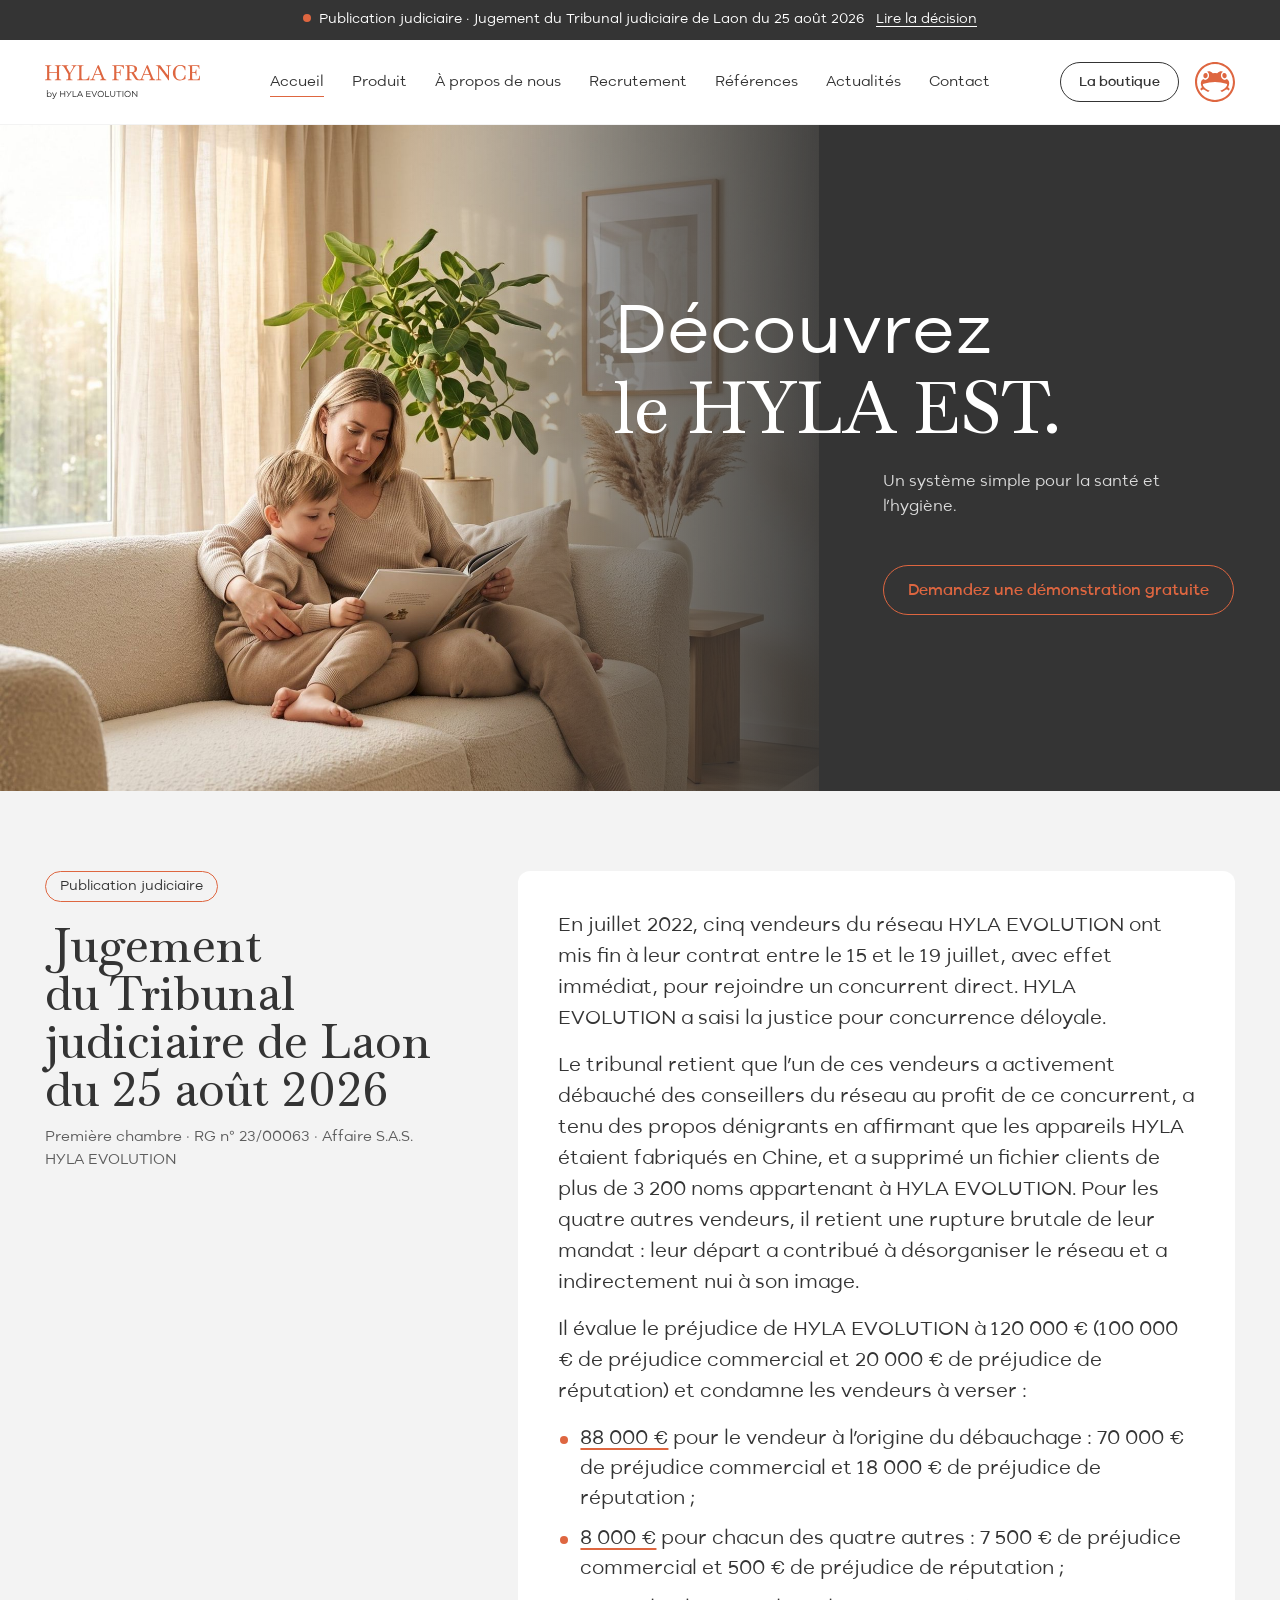
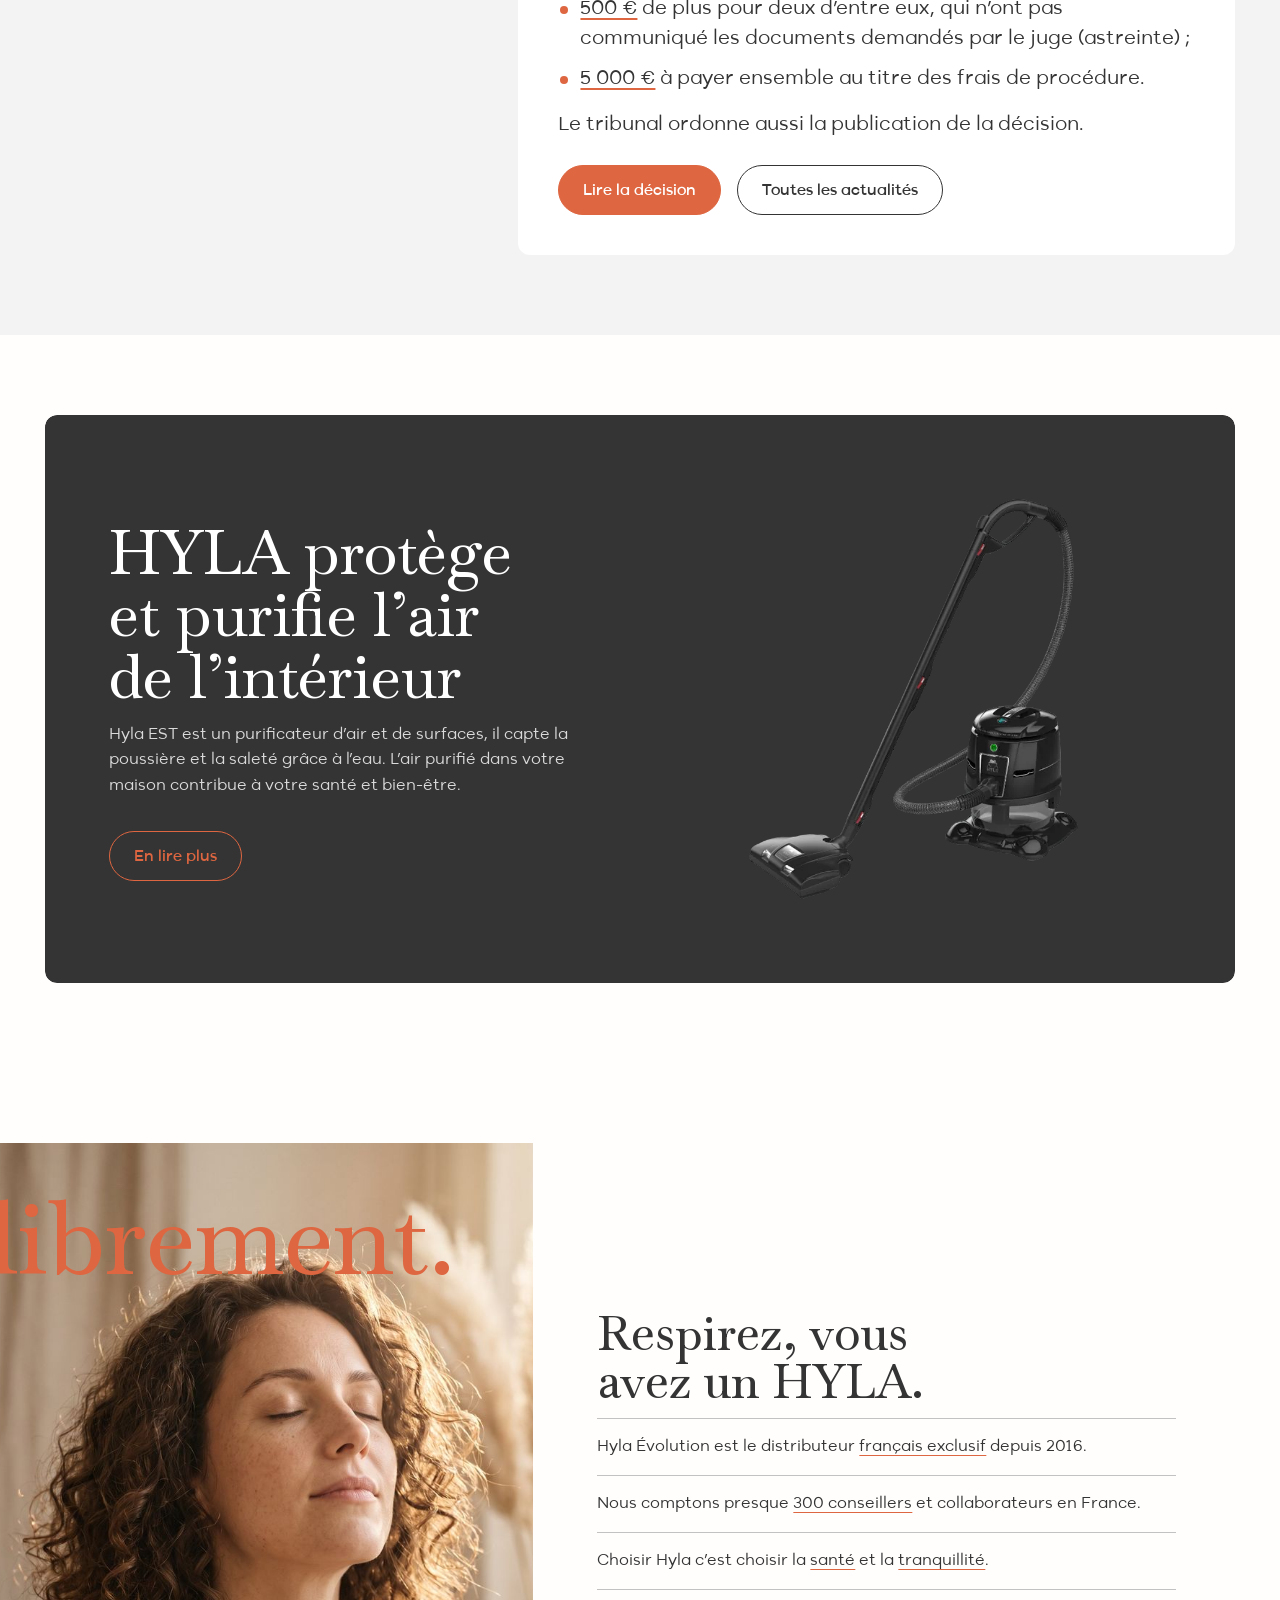
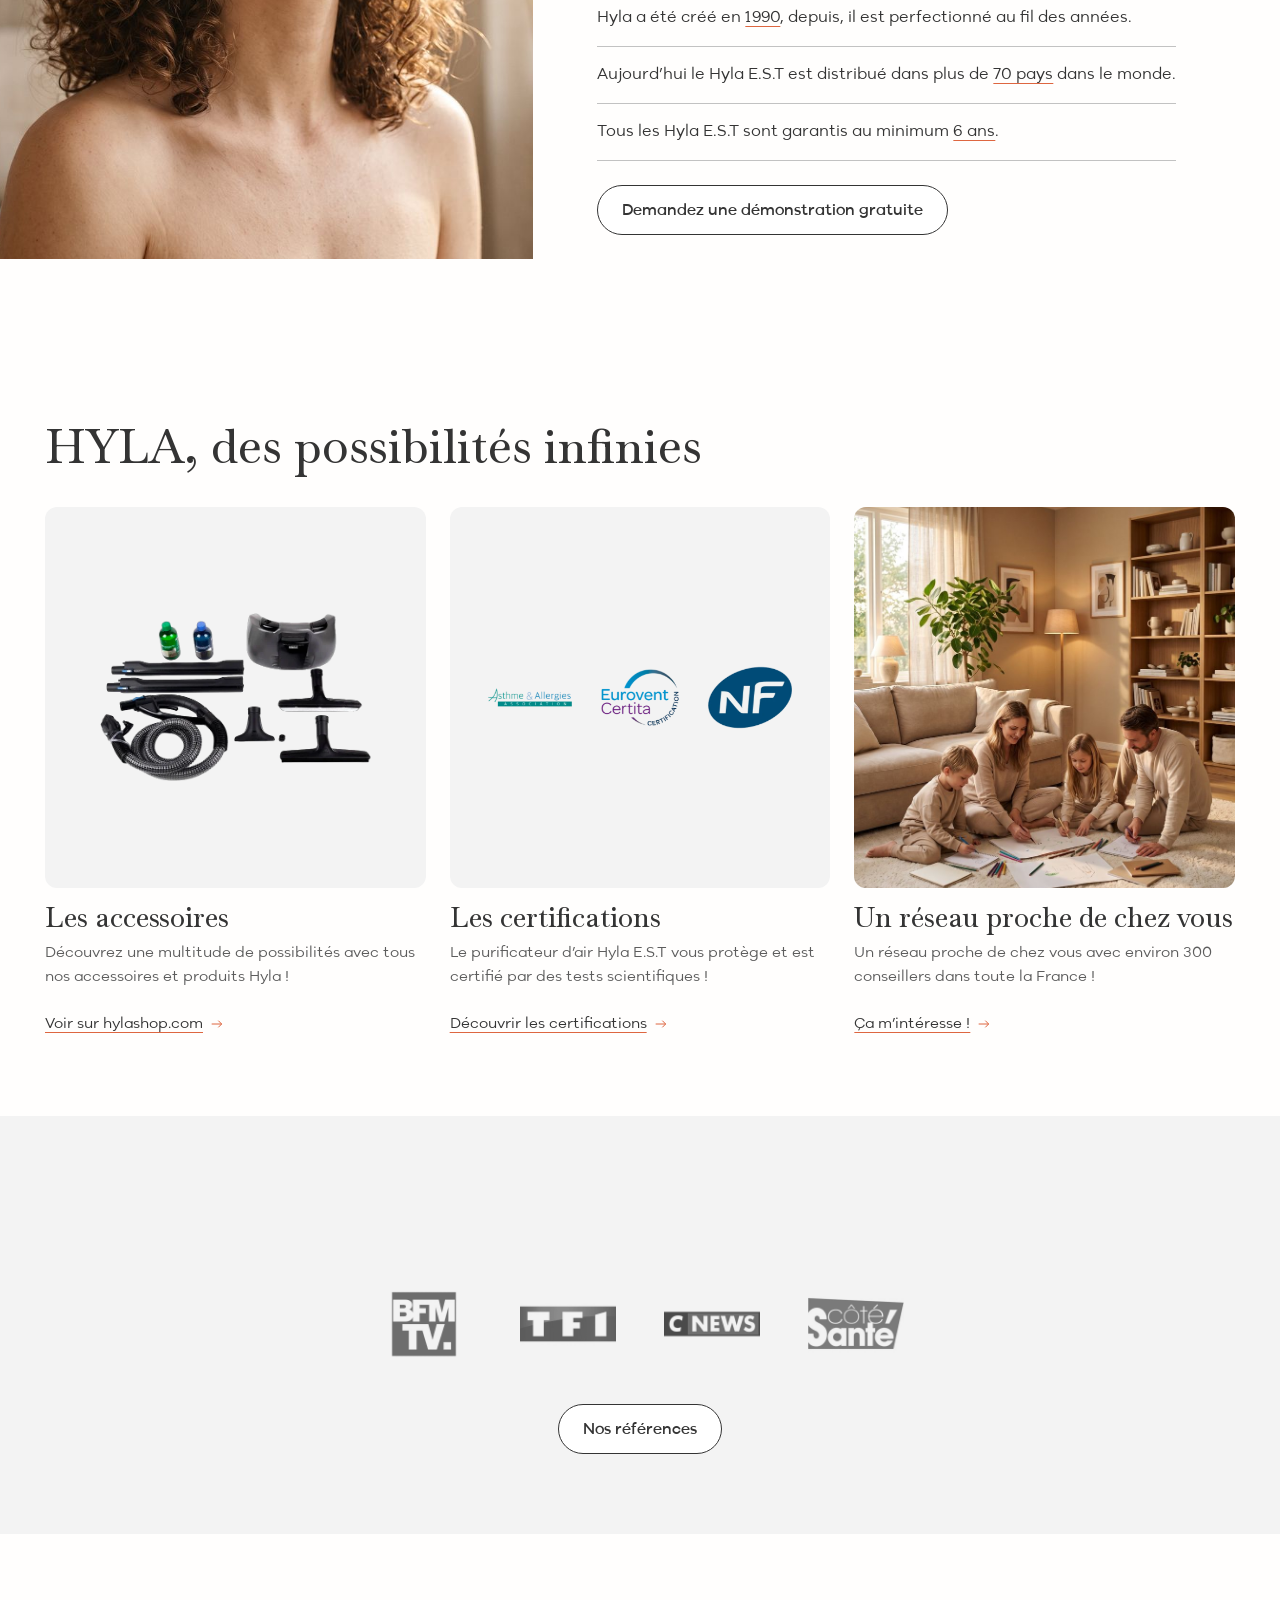
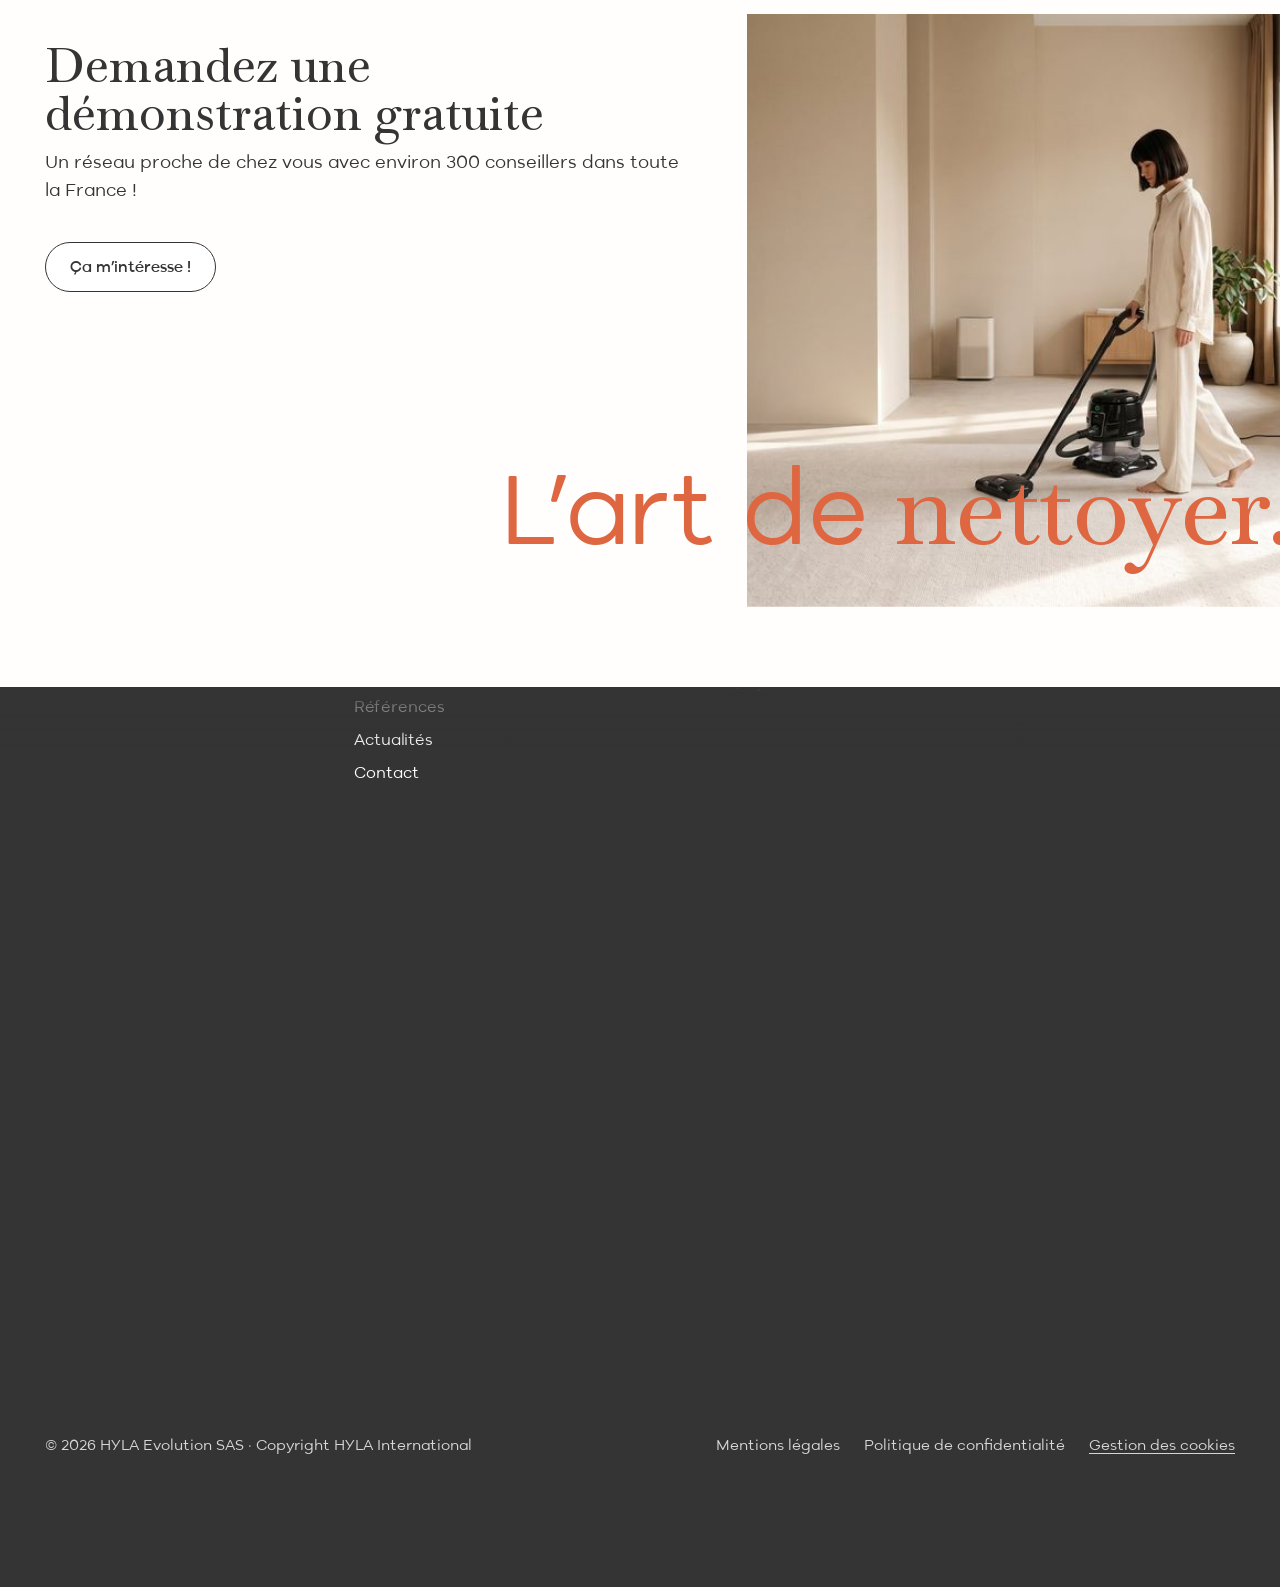
<file: index.html>
<!doctype html>
<html lang="fr">
<head>
<meta charset="utf-8">
<meta name="viewport" content="width=device-width, initial-scale=1">
<title>HYLA France — Découvrez le HYLA EST | HYLA Evolution</title>
<meta name="description" content="HYLA Evolution, importateur exclusif HYLA en France : le HYLA EST purifie l'air et les surfaces grâce à l'eau. Démonstration gratuite.">

<link rel="canonical" href="https://www.hyla.fr/">
<meta property="og:type" content="website">
<meta property="og:locale" content="fr_FR">
<meta property="og:site_name" content="HYLA France">
<meta property="og:title" content="HYLA France — Découvrez le HYLA EST | HYLA Evolution">
<meta property="og:description" content="HYLA Evolution, importateur exclusif HYLA en France : le HYLA EST purifie l'air et les surfaces grâce à l'eau. Démonstration gratuite.">
<meta property="og:url" content="https://www.hyla.fr/">
<meta property="og:image" content="https://www.hyla.fr/assets/partage/og-hyla-france.jpg">
<meta property="og:image:width" content="1200">
<meta property="og:image:height" content="630">
<meta property="og:image:alt" content="Le HYLA EST dans un salon lumineux, logo HYLA France">
<meta name="twitter:card" content="summary_large_image">
<meta name="theme-color" content="#343434">
<link rel="icon" type="image/png" sizes="32x32" href="assets/logos/favicon-32.png">
<link rel="apple-touch-icon" href="assets/logos/apple-touch-icon.png">
<link rel="preload" href="assets/fonts/hyla-headline-regular.woff2" as="font" type="font/woff2" crossorigin>
<link rel="preload" href="assets/fonts/hyla-sans-regular.woff2" as="font" type="font/woff2" crossorigin>
<link rel="stylesheet" href="assets/vendor/cookieconsent/cookieconsent.css?v=3.3.0">
<link rel="stylesheet" href="assets/css/site.css?v=20261106">
</head>
<body>
<a class="skip" href="#contenu">Aller au contenu</a>
<div class="hy-annonce" role="region" aria-label="Publication judiciaire">
  <a class="hy-wrap" href="actualites/jugement-tribunal-judiciaire-laon-25-aout-2026/"><span><strong>Publication judiciaire</strong> · Jugement du <span class="hy-annonce__long">Tribunal judiciaire de Laon du </span>25 août 2026</span>
  <span class="hy-annonce__lire">Lire la décision</span></a>
</div>
<header class="hy-header">
  <div class="hy-wrap">
    <a class="hy-logo" href="./"><img src="assets/logos/hyla-france-texte.svg" alt="HYLA France by HYLA EVOLUTION, accueil" width="258" height="57"></a>
    <nav class="hy-nav" id="menu" aria-label="Navigation principale">
      <ul>
<li><a href="" aria-current="page">Accueil</a></li>
<li><a href="produit/">Produit</a></li>
<li><a href="a-propos-de-nous/">À propos de nous</a></li>
<li><a href="recrutement/">Recrutement</a></li>
<li><a href="references/">Références</a></li>
<li><a href="actualites/">Actualités</a></li>
<li><a href="contact/">Contact</a></li>
        <li class="hy-nav__shop"><a class="hy-btn hy-btn--primary" href="https://www.hylashop.com/" target="_blank" rel="noopener"><span class="hy-btn__wrapper"><span class="hy-btn__default">La boutique hylashop.com</span><span class="hy-btn__hover" aria-hidden="true">La boutique hylashop.com</span></span></a></li>
      </ul>
    </nav>
    <div class="hy-header__actions">
      <span class="hy-shop-btn"><a class="hy-btn hy-btn--secondary hy-btn--sm" href="https://www.hylashop.com/" target="_blank" rel="noopener"><span class="hy-btn__wrapper"><span class="hy-btn__default">La boutique</span><span class="hy-btn__hover" aria-hidden="true">La boutique</span></span></a></span>
      <a class="hy-frog" href="./" tabindex="-1" aria-hidden="true"><img src="assets/logos/hyla-grenouille-corail.svg" alt="" width="40" height="40"></a>
      <button class="hy-burger" type="button" aria-expanded="false" aria-controls="menu"><i><span></span></i><span class="hy-burger__label">Menu</span></button>
    </div>
  </div>
</header>
<main id="contenu">
<section class="hy-hero">
  <div class="hy-hero__media"><img src="assets/img/hyla-ia-hero-lecture-canape-1600.jpg" srcset="assets/img/hyla-ia-hero-lecture-canape-800.jpg 800w, assets/img/hyla-ia-hero-lecture-canape-1600.jpg 1600w" sizes="(min-width: 992px) 64vw, 100vw" width="1600" height="1377" alt="Une mère et son enfant lisent ensemble sur un canapé, dans un intérieur lumineux" loading="eager" fetchpriority="high"></div>
  <div class="hy-hero__panel">
    <h1 class="hy-hero__title"><span class="hy-pairing">Découvrez</span> <span class="hy-pairing-end">le HYLA EST.</span></h1>
    <p class="hy-hero__text">Un système simple pour la santé et l’hygiène.</p>
    <a class="hy-btn hy-btn--primary" href="contact/"><span class="hy-btn__wrapper"><span class="hy-btn__default">Demandez une démonstration gratuite</span><span class="hy-btn__hover" aria-hidden="true">Demandez une démonstration gratuite</span></span></a>
  </div>
</section>

<section class="hy-publi hy-section" id="publication-judiciaire" aria-labelledby="publi-titre">
  <div class="hy-wrap hy-publi__grid">
    <div class="hy-publi__head">
      <span class="hy-publi__tag">Publication judiciaire</span>
      <h2 class="hy-publi__title" id="publi-titre">Jugement du Tribunal judiciaire de Laon du 25&nbsp;août&nbsp;2026</h2>
      <p class="hy-publi__ref">Première chambre · RG n° 23/00063 · Affaire S.A.S. HYLA EVOLUTION</p>
    </div>
    <div class="hy-publi__card hy-publi__resume">
      <p>En juillet 2022, cinq vendeurs du réseau HYLA EVOLUTION ont mis fin à leur contrat entre le 15 et le 19 juillet, avec effet immédiat, pour rejoindre un concurrent direct. HYLA EVOLUTION a saisi la justice pour concurrence déloyale.</p>
<p>Le tribunal retient que l’un de ces vendeurs a activement débauché des conseillers du réseau au profit de ce concurrent, a tenu des propos dénigrants en affirmant que les appareils HYLA étaient fabriqués en Chine, et a supprimé un fichier clients de plus de 3 200 noms appartenant à HYLA EVOLUTION. Pour les quatre autres vendeurs, il retient une rupture brutale de leur mandat : leur départ a contribué à désorganiser le réseau et a indirectement nui à son image.</p>
<p>Il évalue le préjudice de HYLA EVOLUTION à 120 000 € (100 000 € de préjudice commercial et 20 000 € de préjudice de réputation) et condamne les vendeurs à verser :</p>
<ul class="hy-montants">
  <li><strong>88 000 €</strong> pour le vendeur à l’origine du débauchage : 70 000 € de préjudice commercial et 18 000 € de préjudice de réputation ;</li>
  <li><strong>8 000 €</strong> pour chacun des quatre autres : 7 500 € de préjudice commercial et 500 € de préjudice de réputation ;</li>
  <li><strong>500 €</strong> de plus pour deux d’entre eux, qui n’ont pas communiqué les documents demandés par le juge (astreinte) ;</li>
  <li><strong>5 000 €</strong> à payer ensemble au titre des frais de procédure.</li>
</ul>
<p>Le tribunal ordonne aussi la publication de la décision.</p>

      <div class="hy-btns">
        <a class="hy-btn hy-btn--filled" href="actualites/jugement-tribunal-judiciaire-laon-25-aout-2026/"><span class="hy-btn__wrapper"><span class="hy-btn__default">Lire la décision</span><span class="hy-btn__hover" aria-hidden="true">Lire la décision</span></span></a>
        <a class="hy-btn hy-btn--secondary" href="actualites/"><span class="hy-btn__wrapper"><span class="hy-btn__default">Toutes les actualités</span><span class="hy-btn__hover" aria-hidden="true">Toutes les actualités</span></span></a>
      </div>
    </div>
  </div>
</section>

<section class="hy-section">
  <div class="hy-wrap">
    <div class="hy-feature">
      <div class="hy-feature__content">
        <h2 class="hy-feature__title">HYLA protège et purifie l’air de l’intérieur</h2>
        <p class="hy-feature__text">Hyla EST est un purificateur d’air et de surfaces, il capte la poussière et la saleté grâce à l’eau. L’air purifié dans votre maison contribue à votre santé et bien-être.</p>
        <a class="hy-btn hy-btn--primary" href="produit/"><span class="hy-btn__wrapper"><span class="hy-btn__default">En lire plus</span><span class="hy-btn__hover" aria-hidden="true">En lire plus</span></span></a>
      </div>
      <div class="hy-feature__media"><img src="assets/img/charte-hyla-est-detoure.webp" width="616" height="736" alt="Le HYLA EST, système de purification de l’air et de nettoyage" loading="lazy" decoding="async"></div>
    </div>
  </div>
</section>

<section class="hy-edito hy-edito--accroche">
  <div class="hy-edito__grid">
    <p class="hy-edito__accroche" aria-hidden="true"><span class="hy-pairing">Respirez</span> <span class="hy-pairing-end">librement.</span></p>
    <div class="hy-edito__media"><img src="assets/img/hyla-ia-respirer-portrait-1600.jpg" srcset="assets/img/hyla-ia-respirer-portrait-800.jpg 800w, assets/img/hyla-ia-respirer-portrait-1600.jpg 1600w" sizes="(min-width: 992px) 42vw, 100vw" width="1600" height="1986" alt="Une femme respire, les yeux fermés, dans la lumière douce de son salon" loading="lazy" decoding="async"></div>
    <div class="hy-edito__content">
      <h2 class="hy-edito__title">Respirez, vous avez un HYLA.</h2>
      <ul class="hy-facts">
        <li>Hyla Évolution est le distributeur <strong>français exclusif</strong> depuis 2016.</li>
        <li>Nous comptons presque <strong>300 conseillers</strong> et collaborateurs en France.</li>
        <li>Choisir Hyla c’est choisir la <strong>santé</strong> et la <strong>tranquillité</strong>.</li>
        <li>Hyla a été créé en <strong>1990</strong>, depuis, il est perfectionné au fil des années.</li>
        <li>Aujourd’hui le Hyla E.S.T est distribué dans plus de <strong>70 pays</strong> dans le monde.</li>
        <li>Tous les Hyla E.S.T sont garantis au minimum <strong>6 ans</strong>.</li>
      </ul>
      <a class="hy-btn hy-btn--secondary" href="contact/"><span class="hy-btn__wrapper"><span class="hy-btn__default">Demandez une démonstration gratuite</span><span class="hy-btn__hover" aria-hidden="true">Demandez une démonstration gratuite</span></span></a>
    </div>
  </div>
</section>

<section class="hy-section">
  <div class="hy-wrap">
    <div class="hy-tiles__head"><h2 class="hy-h2">HYLA, des possibilités infinies</h2></div>
    <ul class="hy-tiles hy-tiles--3">
      <li>
        <a class="hy-tile" href="https://www.hylashop.com/collections/accessoires-hyla" target="_blank" rel="noopener">
          <span class="hy-tile__media"><img src="assets/img/charte-nimbus-detoure.webp" width="686" height="447" alt="Accessoires HYLA" loading="lazy" decoding="async"></span>
          <h3 class="hy-tile__title">Les accessoires</h3>
          <p class="hy-tile__text">Découvrez une multitude de possibilités avec tous nos accessoires et produits Hyla !</p>
          <span class="hy-link">Voir sur hylashop.com <svg viewBox="0 0 24 24" aria-hidden="true" focusable="false"><path d="M4 12h15m-5-5 5 5-5 5" fill="none" stroke="currentColor" stroke-width="1.5"/></svg></span>
        </a>
      </li>
      <li>
        <a class="hy-tile" href="https://assets.hyla.com/2026/06/certificationDiplomaRange20251217112758838.pdf" target="_blank" rel="noopener">
          <span class="hy-tile__media hy-tile__media--logos"><img src="assets/img/asthme_et_allergies.webp" width="300" height="226" alt="Asthme &amp; Allergies Association" loading="lazy" decoding="async"><img src="assets/img/eurovent.webp" width="300" height="226" alt="Eurovent Certita Certification" loading="lazy" decoding="async"><img src="assets/img/nf.webp" width="300" height="226" alt="NF" loading="lazy" decoding="async"></span>
          <h3 class="hy-tile__title">Les certifications</h3>
          <p class="hy-tile__text">Le purificateur d’air Hyla E.S.T vous protège et est certifié par des tests scientifiques !</p>
          <span class="hy-link">Découvrir les certifications <svg viewBox="0 0 24 24" aria-hidden="true" focusable="false"><path d="M4 12h15m-5-5 5 5-5 5" fill="none" stroke="currentColor" stroke-width="1.5"/></svg></span>
        </a>
      </li>
      <li>
        <a class="hy-tile" href="recrutement/">
          <span class="hy-tile__media hy-tile__media--photo"><img src="assets/img/hyla-ia-rejoindre-famille-1600.jpg" srcset="assets/img/hyla-ia-rejoindre-famille-800.jpg 800w, assets/img/hyla-ia-rejoindre-famille-1600.jpg 1600w" sizes="(min-width: 992px) 30vw, (min-width: 600px) 50vw, 100vw" width="1600" height="1986" alt="Une famille réunie dans son salon" loading="lazy" decoding="async"></span>
          <h3 class="hy-tile__title">Un réseau proche de chez vous</h3>
          <p class="hy-tile__text">Un réseau proche de chez vous avec environ 300 conseillers dans toute la France !</p>
          <span class="hy-link">Ça m’intéresse ! <svg viewBox="0 0 24 24" aria-hidden="true" focusable="false"><path d="M4 12h15m-5-5 5 5-5 5" fill="none" stroke="currentColor" stroke-width="1.5"/></svg></span>
        </a>
      </li>
    </ul>
  </div>
</section>

<section class="hy-section hy-cool">
  <div class="hy-wrap" style="display:grid;gap:32px;justify-items:center;text-align:center">
    <h2 class="hy-h2">Ils parlent de nous</h2>
    <ul class="hy-press">
      <li><img src="assets/img/1_b45431fd-d442-4f80-8b34-cd17f3438718.webp" width="400" height="400" alt="BFM TV" loading="lazy" decoding="async"></li>
      <li><img src="assets/img/2.webp" width="400" height="400" alt="TF1" loading="lazy" decoding="async"></li>
      <li><img src="assets/img/3.webp" width="400" height="400" alt="CNEWS" loading="lazy" decoding="async"></li>
      <li><img src="assets/img/4.webp" width="400" height="400" alt="Côté Santé" loading="lazy" decoding="async"></li>
    </ul>
    <a class="hy-btn hy-btn--secondary" href="references/"><span class="hy-btn__wrapper"><span class="hy-btn__default">Nos références</span><span class="hy-btn__hover" aria-hidden="true">Nos références</span></span></a>
  </div>
</section>

<section class="hy-edito hy-edito--accroche hy-edito--accroche-bas hy-edito--img-right">
  <div class="hy-edito__grid">
    <p class="hy-edito__accroche hy-edito__accroche--bas" aria-hidden="true"><span class="hy-pairing">L’art de</span> <span class="hy-pairing-end">nettoyer.</span></p>
    <div class="hy-edito__media"><img src="assets/img/hyla-ia-art-of-cleaning-1600.jpg" srcset="assets/img/hyla-ia-art-of-cleaning-800.jpg 800w, assets/img/hyla-ia-art-of-cleaning-1600.jpg 1600w" sizes="(min-width: 992px) 58vw, 100vw" width="1600" height="1074" alt="Une femme nettoie le sol de son salon avec le HYLA EST" loading="lazy" decoding="async"></div>
    <div class="hy-edito__content">
      <h2 class="hy-edito__title">Demandez une démonstration gratuite</h2>
      <p class="hy-edito__text">Un réseau proche de chez vous avec environ 300 conseillers dans toute la France !</p>
      <a class="hy-btn hy-btn--secondary" href="contact/"><span class="hy-btn__wrapper"><span class="hy-btn__default">Ça m’intéresse !</span><span class="hy-btn__hover" aria-hidden="true">Ça m’intéresse !</span></span></a>
    </div>
  </div>
</section>

</main>
<footer class="hf" data-hf>
  <div class="hf-fond">
    <div class="hy-wrap hf-haut">
      <div class="hf-marque hf-ani-1">
        <a href="./"><img src="assets/logos/hyla-france-texte-fond-sombre.svg" alt="HYLA France by HYLA EVOLUTION, accueil" width="258" height="57" loading="lazy"></a>
        <img class="hf-grenouille" src="assets/logos/hyla-grenouille-corail.svg" alt="" width="56" height="56" loading="lazy">
      </div>
      <div class="hf-ani-1">
        <p class="hf-titre">Le site</p>
        <ul class="hf-liens">
          <li><a href="./"><span class="hf-u">Accueil</span></a></li>
          <li><a href="produit/"><span class="hf-u">Produit</span></a></li>
          <li><a href="a-propos-de-nous/"><span class="hf-u">À propos de nous</span></a></li>
          <li><a href="recrutement/"><span class="hf-u">Recrutement</span></a></li>
          <li><a href="references/"><span class="hf-u">Références</span></a></li>
          <li><a href="actualites/"><span class="hf-u">Actualités</span></a></li>
          <li><a href="contact/"><span class="hf-u">Contact</span></a></li>
        </ul>
      </div>
      <div class="hf-ani-1">
        <p class="hf-titre">Coordonnées</p>
        <ul class="hf-liens">
          <li>HYLA Evolution SAS</li>
          <li>12, rue Thomas Edison<br>77100 Meaux</li>
          <li><a href="tel:+33185764826"><span class="hf-u">Tél.&nbsp;: +33&nbsp;1&nbsp;85&nbsp;76&nbsp;48&nbsp;26</span></a></li>
          <li><a href="mailto:info@hyla-est.fr"><span class="hf-u">E-mail&nbsp;: info@hyla-est.fr</span></a></li>
        </ul>
      </div>
      <div class="hf-ani-1">
        <p class="hf-titre">Boutique et réseaux</p>
        <ul class="hf-liens">
          <li><a href="https://www.hylashop.com/" target="_blank" rel="noopener"><span class="hf-u">hylashop.com</span></a></li>
          <li><a href="contact/"><span class="hf-u">Demander une démonstration</span></a></li>
        </ul>
        <ul class="hf-reseaux">
          <li><a href="https://www.facebook.com/groups/108998739127755/" target="_blank" rel="noopener" aria-label="Facebook"><svg viewBox="0 0 24 24" aria-hidden="true" focusable="false"><path d="M12 0c6.627 0 12 5.373 12 12 0 5.99-4.388 10.954-10.125 11.855v-8.386h2.796L17.203 12h-3.328V9.749c0-.534.147-1.06.541-1.418.528-.477 1.31-.456 1.415-.456h1.513V4.922s-1.051-.18-2.194-.225C12.73 4.6 11.08 5.45 10.43 6.98c-.2.48-.305 1.12-.305 1.98V12H7.078v3.469h3.047v8.386C4.388 22.955 0 17.989 0 12 0 5.373 5.373 0 12 0Z" fill="currentColor"/></svg></a></li>
          <li><a href="https://www.youtube.com/channel/UCPMZX1WYN2klJpLo7OoYUUA" target="_blank" rel="noopener" aria-label="YouTube"><svg viewBox="0 0 24 24" aria-hidden="true" focusable="false"><path d="M12 4s7.505 0 9.378.502A3.006 3.006 0 0 1 23.5 6.624c.5 1.87.5 5.776.5 5.776s0 3.906-.502 5.777a3.006 3.006 0 0 1-2.122 2.122C19.504 20.8 12 20.8 12 20.8s-7.505 0-9.376-.502a3.006 3.006 0 0 1-2.122-2.122C0 16.306 0 12.4 0 12.4s0-3.906.502-5.776a3.006 3.006 0 0 1 2.122-2.122C4.495 4 12 4 12 4ZM9.6 16l6.236-3.6L9.6 8.8V16Z" fill="currentColor"/></svg></a></li>
        </ul>
      </div>
    </div>
    <div class="hy-wrap hf-grand-logo hf-ani-2" aria-hidden="true">
      <img src="assets/logos/hyla-wordmark-corail.svg" alt="" width="323" height="66" loading="lazy">
    </div>
    <div class="hy-wrap hf-bas hf-ani-3">
      <p>© 2026 HYLA Evolution SAS · Copyright HYLA International</p>
      <ul>
        <li><a href="mentions-legales/">Mentions légales</a></li>
        <li><a href="politique-de-confidentialite/">Politique de confidentialité</a></li>
        <li><button class="hf-cookies" type="button" data-cc="show-preferencesModal">Gestion des cookies</button></li>
      </ul>
    </div>
  </div>
</footer>
<script src="assets/js/site.js?v=20261106" defer></script>
<script src="assets/vendor/cookieconsent/cookieconsent.umd.js?v=3.3.0" defer></script>
<script src="assets/js/consent.js?v=20261106" data-confidentialite="politique-de-confidentialite/" defer></script>
</body>
</html>
</file>
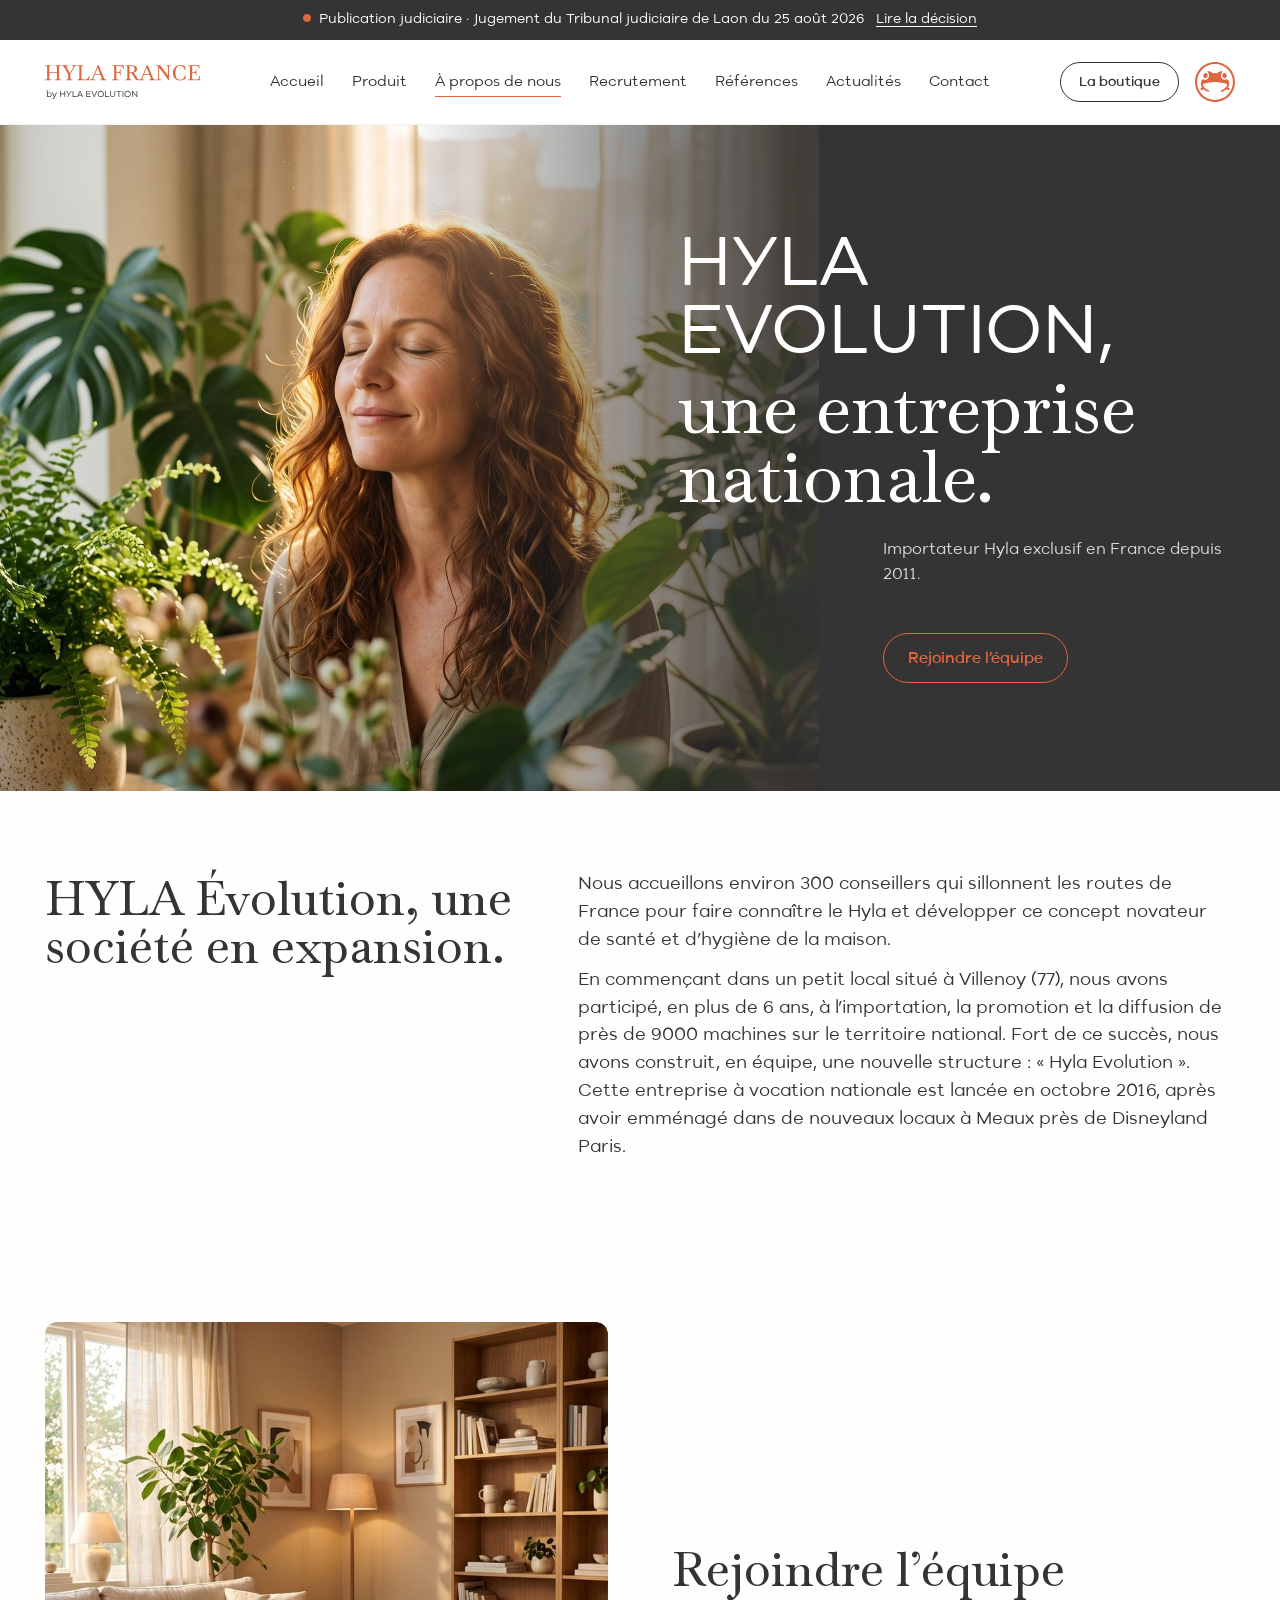
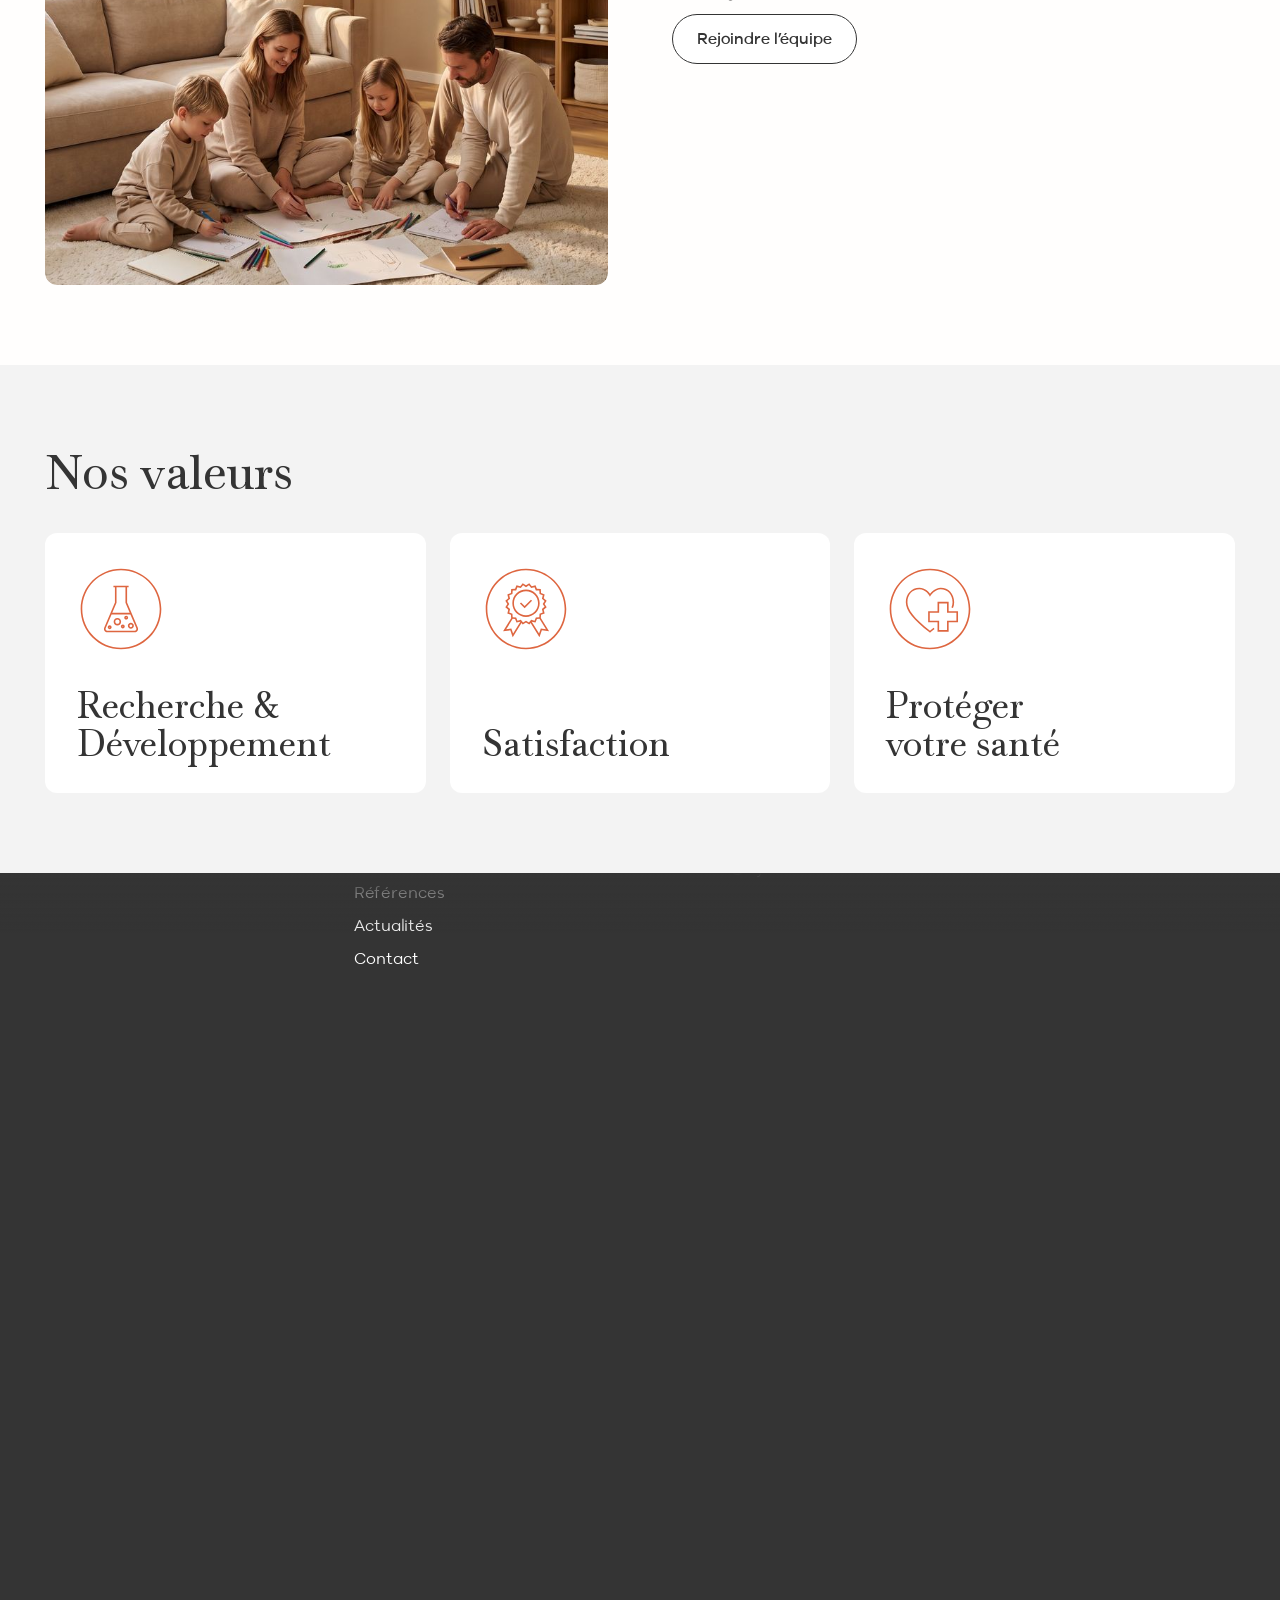
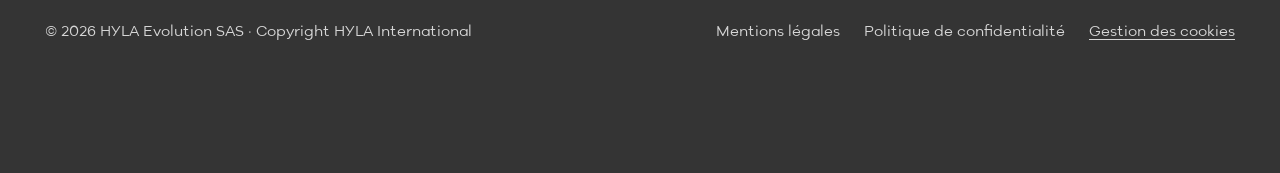
<file: a-propos-de-nous/index.html>
<!doctype html>
<html lang="fr">
<head>
<meta charset="utf-8">
<meta name="viewport" content="width=device-width, initial-scale=1">
<title>À propos de nous — HYLA Evolution, une entreprise nationale | HYLA France</title>
<meta name="description" content="HYLA Evolution, importateur Hyla exclusif en France depuis 2011 : environ 300 conseillers et près de 9000 machines diffusées en France.">

<link rel="canonical" href="https://www.hyla.fr/a-propos-de-nous/">
<meta property="og:type" content="website">
<meta property="og:locale" content="fr_FR">
<meta property="og:site_name" content="HYLA France">
<meta property="og:title" content="À propos de nous — HYLA Evolution, une entreprise nationale | HYLA France">
<meta property="og:description" content="HYLA Evolution, importateur Hyla exclusif en France depuis 2011 : environ 300 conseillers et près de 9000 machines diffusées en France.">
<meta property="og:url" content="https://www.hyla.fr/a-propos-de-nous/">
<meta property="og:image" content="https://www.hyla.fr/assets/partage/og-hyla-france.jpg">
<meta property="og:image:width" content="1200">
<meta property="og:image:height" content="630">
<meta property="og:image:alt" content="Le HYLA EST dans un salon lumineux, logo HYLA France">
<meta name="twitter:card" content="summary_large_image">
<meta name="theme-color" content="#343434">
<link rel="icon" type="image/png" sizes="32x32" href="../assets/logos/favicon-32.png">
<link rel="apple-touch-icon" href="../assets/logos/apple-touch-icon.png">
<link rel="preload" href="../assets/fonts/hyla-headline-regular.woff2" as="font" type="font/woff2" crossorigin>
<link rel="preload" href="../assets/fonts/hyla-sans-regular.woff2" as="font" type="font/woff2" crossorigin>
<link rel="stylesheet" href="../assets/vendor/cookieconsent/cookieconsent.css?v=3.3.0">
<link rel="stylesheet" href="../assets/css/site.css?v=20261106">
</head>
<body>
<a class="skip" href="#contenu">Aller au contenu</a>
<div class="hy-annonce" role="region" aria-label="Publication judiciaire">
  <a class="hy-wrap" href="../actualites/jugement-tribunal-judiciaire-laon-25-aout-2026/"><span><strong>Publication judiciaire</strong> · Jugement du <span class="hy-annonce__long">Tribunal judiciaire de Laon du </span>25 août 2026</span>
  <span class="hy-annonce__lire">Lire la décision</span></a>
</div>
<header class="hy-header">
  <div class="hy-wrap">
    <a class="hy-logo" href="../"><img src="../assets/logos/hyla-france-texte.svg" alt="HYLA France by HYLA EVOLUTION, accueil" width="258" height="57"></a>
    <nav class="hy-nav" id="menu" aria-label="Navigation principale">
      <ul>
<li><a href="../">Accueil</a></li>
<li><a href="../produit/">Produit</a></li>
<li><a href="../a-propos-de-nous/" aria-current="page">À propos de nous</a></li>
<li><a href="../recrutement/">Recrutement</a></li>
<li><a href="../references/">Références</a></li>
<li><a href="../actualites/">Actualités</a></li>
<li><a href="../contact/">Contact</a></li>
        <li class="hy-nav__shop"><a class="hy-btn hy-btn--primary" href="https://www.hylashop.com/" target="_blank" rel="noopener"><span class="hy-btn__wrapper"><span class="hy-btn__default">La boutique hylashop.com</span><span class="hy-btn__hover" aria-hidden="true">La boutique hylashop.com</span></span></a></li>
      </ul>
    </nav>
    <div class="hy-header__actions">
      <span class="hy-shop-btn"><a class="hy-btn hy-btn--secondary hy-btn--sm" href="https://www.hylashop.com/" target="_blank" rel="noopener"><span class="hy-btn__wrapper"><span class="hy-btn__default">La boutique</span><span class="hy-btn__hover" aria-hidden="true">La boutique</span></span></a></span>
      <a class="hy-frog" href="../" tabindex="-1" aria-hidden="true"><img src="../assets/logos/hyla-grenouille-corail.svg" alt="" width="40" height="40"></a>
      <button class="hy-burger" type="button" aria-expanded="false" aria-controls="menu"><i><span></span></i><span class="hy-burger__label">Menu</span></button>
    </div>
  </div>
</header>
<main id="contenu">
<section class="hy-hero hy-hero--court">
  <div class="hy-hero__media"><img src="../assets/img/hyla-ia-natural-care-1600.jpg" srcset="../assets/img/hyla-ia-natural-care-800.jpg 800w, ../assets/img/hyla-ia-natural-care-1600.jpg 1600w" sizes="(min-width: 992px) 64vw, 100vw" width="1600" height="1600" alt="Une femme sourit, les yeux fermés, entourée de plantes" loading="eager" fetchpriority="high"></div>
  <div class="hy-hero__panel">
    <h1 class="hy-hero__title"><span class="hy-pairing">HYLA EVOLUTION,</span> <span class="hy-pairing-end">une entreprise nationale.</span></h1>
    <p class="hy-hero__text">Importateur Hyla exclusif en France depuis 2011.</p>
    <a class="hy-btn hy-btn--primary" href="../recrutement/"><span class="hy-btn__wrapper"><span class="hy-btn__default">Rejoindre l’équipe</span><span class="hy-btn__hover" aria-hidden="true">Rejoindre l’équipe</span></span></a>
  </div>
</section>

<section class="hy-section">
  <div class="hy-wrap hy-split">
    <h2 class="hy-h2">HYLA Évolution, une société en expansion.</h2>
    <div class="hy-lead">
      <p>Nous accueillons environ 300 conseillers qui sillonnent les routes de France pour faire connaître le Hyla et développer ce concept novateur de santé et d’hygiène de la maison.</p>
      <p>En commençant dans un petit local situé à Villenoy (77), nous avons participé, en plus de 6 ans, à l’importation, la promotion et la diffusion de près de 9000 machines sur le territoire national. Fort de ce succès, nous avons construit, en équipe, une nouvelle structure : « Hyla Evolution ». Cette entreprise à vocation nationale est lancée en octobre 2016, après avoir emménagé dans de nouveaux locaux à Meaux près de Disneyland Paris.</p>
    </div>
  </div>
</section>

<section class="hy-edito hy-edito--simple">
  <div class="hy-wrap hy-edito__grid">
    <div class="hy-edito__media"><img src="../assets/img/hyla-ia-rejoindre-famille-1600.jpg" srcset="../assets/img/hyla-ia-rejoindre-famille-800.jpg 800w, ../assets/img/hyla-ia-rejoindre-famille-1600.jpg 1600w" sizes="(min-width: 992px) 45vw, 100vw" width="1600" height="1986" alt="Une famille dessine ensemble sur le tapis du salon" loading="lazy" decoding="async"></div>
    <div class="hy-edito__content">
      <h2 class="hy-edito__title">Rejoindre l’équipe</h2>
      <a class="hy-btn hy-btn--secondary" href="../recrutement/"><span class="hy-btn__wrapper"><span class="hy-btn__default">Rejoindre l’équipe</span><span class="hy-btn__hover" aria-hidden="true">Rejoindre l’équipe</span></span></a>
    </div>
  </div>
</section>

<section class="hy-section hy-cool">
  <div class="hy-wrap">
    <div class="hy-tiles__head"><h2 class="hy-h2">Nos valeurs</h2></div>
    <ul class="hy-tiles hy-tiles--3">
      <li class="hy-value"><img src="../assets/icons/hyla-icon-recherche.svg" alt="" width="88" height="88"><h3>Recherche &amp; Développement</h3></li>
      <li class="hy-value"><img src="../assets/icons/hyla-icon-certificate.svg" alt="" width="88" height="88"><h3>Satisfaction</h3></li>
      <li class="hy-value"><img src="../assets/icons/hyla-icon-medicine.svg" alt="" width="88" height="88"><h3>Protéger votre santé</h3></li>
    </ul>
  </div>
</section>


</main>
<footer class="hf" data-hf>
  <div class="hf-fond">
    <div class="hy-wrap hf-haut">
      <div class="hf-marque hf-ani-1">
        <a href="../"><img src="../assets/logos/hyla-france-texte-fond-sombre.svg" alt="HYLA France by HYLA EVOLUTION, accueil" width="258" height="57" loading="lazy"></a>
        <img class="hf-grenouille" src="../assets/logos/hyla-grenouille-corail.svg" alt="" width="56" height="56" loading="lazy">
      </div>
      <div class="hf-ani-1">
        <p class="hf-titre">Le site</p>
        <ul class="hf-liens">
          <li><a href="../"><span class="hf-u">Accueil</span></a></li>
          <li><a href="../produit/"><span class="hf-u">Produit</span></a></li>
          <li><a href="../a-propos-de-nous/"><span class="hf-u">À propos de nous</span></a></li>
          <li><a href="../recrutement/"><span class="hf-u">Recrutement</span></a></li>
          <li><a href="../references/"><span class="hf-u">Références</span></a></li>
          <li><a href="../actualites/"><span class="hf-u">Actualités</span></a></li>
          <li><a href="../contact/"><span class="hf-u">Contact</span></a></li>
        </ul>
      </div>
      <div class="hf-ani-1">
        <p class="hf-titre">Coordonnées</p>
        <ul class="hf-liens">
          <li>HYLA Evolution SAS</li>
          <li>12, rue Thomas Edison<br>77100 Meaux</li>
          <li><a href="tel:+33185764826"><span class="hf-u">Tél.&nbsp;: +33&nbsp;1&nbsp;85&nbsp;76&nbsp;48&nbsp;26</span></a></li>
          <li><a href="mailto:info@hyla-est.fr"><span class="hf-u">E-mail&nbsp;: info@hyla-est.fr</span></a></li>
        </ul>
      </div>
      <div class="hf-ani-1">
        <p class="hf-titre">Boutique et réseaux</p>
        <ul class="hf-liens">
          <li><a href="https://www.hylashop.com/" target="_blank" rel="noopener"><span class="hf-u">hylashop.com</span></a></li>
          <li><a href="../contact/"><span class="hf-u">Demander une démonstration</span></a></li>
        </ul>
        <ul class="hf-reseaux">
          <li><a href="https://www.facebook.com/groups/108998739127755/" target="_blank" rel="noopener" aria-label="Facebook"><svg viewBox="0 0 24 24" aria-hidden="true" focusable="false"><path d="M12 0c6.627 0 12 5.373 12 12 0 5.99-4.388 10.954-10.125 11.855v-8.386h2.796L17.203 12h-3.328V9.749c0-.534.147-1.06.541-1.418.528-.477 1.31-.456 1.415-.456h1.513V4.922s-1.051-.18-2.194-.225C12.73 4.6 11.08 5.45 10.43 6.98c-.2.48-.305 1.12-.305 1.98V12H7.078v3.469h3.047v8.386C4.388 22.955 0 17.989 0 12 0 5.373 5.373 0 12 0Z" fill="currentColor"/></svg></a></li>
          <li><a href="https://www.youtube.com/channel/UCPMZX1WYN2klJpLo7OoYUUA" target="_blank" rel="noopener" aria-label="YouTube"><svg viewBox="0 0 24 24" aria-hidden="true" focusable="false"><path d="M12 4s7.505 0 9.378.502A3.006 3.006 0 0 1 23.5 6.624c.5 1.87.5 5.776.5 5.776s0 3.906-.502 5.777a3.006 3.006 0 0 1-2.122 2.122C19.504 20.8 12 20.8 12 20.8s-7.505 0-9.376-.502a3.006 3.006 0 0 1-2.122-2.122C0 16.306 0 12.4 0 12.4s0-3.906.502-5.776a3.006 3.006 0 0 1 2.122-2.122C4.495 4 12 4 12 4ZM9.6 16l6.236-3.6L9.6 8.8V16Z" fill="currentColor"/></svg></a></li>
        </ul>
      </div>
    </div>
    <div class="hy-wrap hf-grand-logo hf-ani-2" aria-hidden="true">
      <img src="../assets/logos/hyla-wordmark-corail.svg" alt="" width="323" height="66" loading="lazy">
    </div>
    <div class="hy-wrap hf-bas hf-ani-3">
      <p>© 2026 HYLA Evolution SAS · Copyright HYLA International</p>
      <ul>
        <li><a href="../mentions-legales/">Mentions légales</a></li>
        <li><a href="../politique-de-confidentialite/">Politique de confidentialité</a></li>
        <li><button class="hf-cookies" type="button" data-cc="show-preferencesModal">Gestion des cookies</button></li>
      </ul>
    </div>
  </div>
</footer>
<script src="../assets/js/site.js?v=20261106" defer></script>
<script src="../assets/vendor/cookieconsent/cookieconsent.umd.js?v=3.3.0" defer></script>
<script src="../assets/js/consent.js?v=20261106" data-confidentialite="../politique-de-confidentialite/" defer></script>
</body>
</html>
</file>
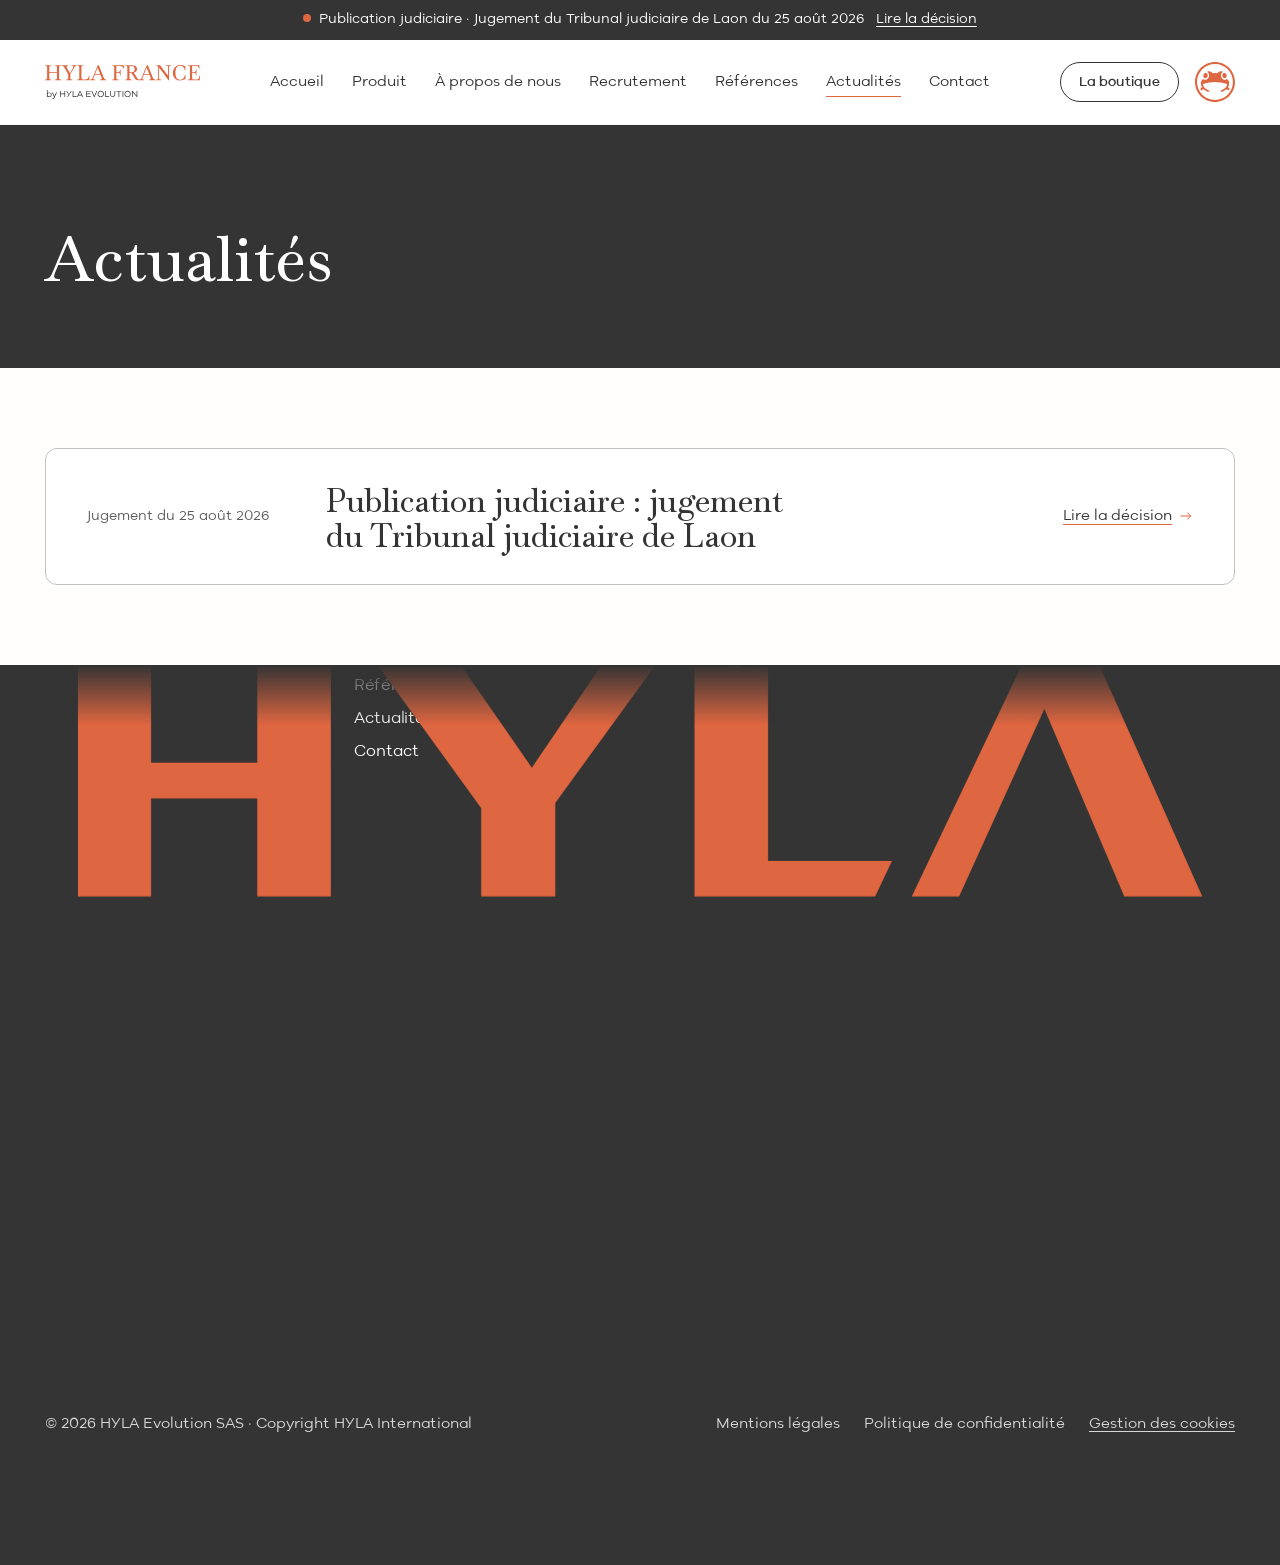
<file: actualites/index.html>
<!doctype html>
<html lang="fr">
<head>
<meta charset="utf-8">
<meta name="viewport" content="width=device-width, initial-scale=1">
<title>Actualités | HYLA France</title>
<meta name="description" content="Les actualités de HYLA Evolution, importateur exclusif HYLA en France.">

<link rel="canonical" href="https://www.hyla.fr/actualites/">
<meta property="og:type" content="website">
<meta property="og:locale" content="fr_FR">
<meta property="og:site_name" content="HYLA France">
<meta property="og:title" content="Actualités | HYLA France">
<meta property="og:description" content="Les actualités de HYLA Evolution, importateur exclusif HYLA en France.">
<meta property="og:url" content="https://www.hyla.fr/actualites/">
<meta property="og:image" content="https://www.hyla.fr/assets/partage/og-hyla-france.jpg">
<meta property="og:image:width" content="1200">
<meta property="og:image:height" content="630">
<meta property="og:image:alt" content="Le HYLA EST dans un salon lumineux, logo HYLA France">
<meta name="twitter:card" content="summary_large_image">
<meta name="theme-color" content="#343434">
<link rel="icon" type="image/png" sizes="32x32" href="../assets/logos/favicon-32.png">
<link rel="apple-touch-icon" href="../assets/logos/apple-touch-icon.png">
<link rel="preload" href="../assets/fonts/hyla-headline-regular.woff2" as="font" type="font/woff2" crossorigin>
<link rel="preload" href="../assets/fonts/hyla-sans-regular.woff2" as="font" type="font/woff2" crossorigin>
<link rel="stylesheet" href="../assets/vendor/cookieconsent/cookieconsent.css?v=3.3.0">
<link rel="stylesheet" href="../assets/css/site.css?v=20261106">
</head>
<body>
<a class="skip" href="#contenu">Aller au contenu</a>
<div class="hy-annonce" role="region" aria-label="Publication judiciaire">
  <a class="hy-wrap" href="../actualites/jugement-tribunal-judiciaire-laon-25-aout-2026/"><span><strong>Publication judiciaire</strong> · Jugement du <span class="hy-annonce__long">Tribunal judiciaire de Laon du </span>25 août 2026</span>
  <span class="hy-annonce__lire">Lire la décision</span></a>
</div>
<header class="hy-header">
  <div class="hy-wrap">
    <a class="hy-logo" href="../"><img src="../assets/logos/hyla-france-texte.svg" alt="HYLA France by HYLA EVOLUTION, accueil" width="258" height="57"></a>
    <nav class="hy-nav" id="menu" aria-label="Navigation principale">
      <ul>
<li><a href="../">Accueil</a></li>
<li><a href="../produit/">Produit</a></li>
<li><a href="../a-propos-de-nous/">À propos de nous</a></li>
<li><a href="../recrutement/">Recrutement</a></li>
<li><a href="../references/">Références</a></li>
<li><a href="../actualites/" aria-current="page">Actualités</a></li>
<li><a href="../contact/">Contact</a></li>
        <li class="hy-nav__shop"><a class="hy-btn hy-btn--primary" href="https://www.hylashop.com/" target="_blank" rel="noopener"><span class="hy-btn__wrapper"><span class="hy-btn__default">La boutique hylashop.com</span><span class="hy-btn__hover" aria-hidden="true">La boutique hylashop.com</span></span></a></li>
      </ul>
    </nav>
    <div class="hy-header__actions">
      <span class="hy-shop-btn"><a class="hy-btn hy-btn--secondary hy-btn--sm" href="https://www.hylashop.com/" target="_blank" rel="noopener"><span class="hy-btn__wrapper"><span class="hy-btn__default">La boutique</span><span class="hy-btn__hover" aria-hidden="true">La boutique</span></span></a></span>
      <a class="hy-frog" href="../" tabindex="-1" aria-hidden="true"><img src="../assets/logos/hyla-grenouille-corail.svg" alt="" width="40" height="40"></a>
      <button class="hy-burger" type="button" aria-expanded="false" aria-controls="menu"><i><span></span></i><span class="hy-burger__label">Menu</span></button>
    </div>
  </div>
</header>
<main id="contenu">
<section class="hy-pagehead">
  <div class="hy-wrap">
    <h1>Actualités</h1>
  </div>
</section>

<section class="hy-section">
  <div class="hy-wrap">
    <ul class="hy-news">
      <li>
        <a href="../actualites/jugement-tribunal-judiciaire-laon-25-aout-2026/">
          <time datetime="2026-08-25">Jugement du 25 août 2026</time>
          <h2>Publication judiciaire : jugement du Tribunal judiciaire de Laon</h2>
          <span class="hy-link">Lire la décision <svg viewBox="0 0 24 24" aria-hidden="true" focusable="false"><path d="M4 12h15m-5-5 5 5-5 5" fill="none" stroke="currentColor" stroke-width="1.5"/></svg></span>
        </a>
      </li>
    </ul>
  </div>
</section>

</main>
<footer class="hf" data-hf>
  <div class="hf-fond">
    <div class="hy-wrap hf-haut">
      <div class="hf-marque hf-ani-1">
        <a href="../"><img src="../assets/logos/hyla-france-texte-fond-sombre.svg" alt="HYLA France by HYLA EVOLUTION, accueil" width="258" height="57" loading="lazy"></a>
        <img class="hf-grenouille" src="../assets/logos/hyla-grenouille-corail.svg" alt="" width="56" height="56" loading="lazy">
      </div>
      <div class="hf-ani-1">
        <p class="hf-titre">Le site</p>
        <ul class="hf-liens">
          <li><a href="../"><span class="hf-u">Accueil</span></a></li>
          <li><a href="../produit/"><span class="hf-u">Produit</span></a></li>
          <li><a href="../a-propos-de-nous/"><span class="hf-u">À propos de nous</span></a></li>
          <li><a href="../recrutement/"><span class="hf-u">Recrutement</span></a></li>
          <li><a href="../references/"><span class="hf-u">Références</span></a></li>
          <li><a href="../actualites/"><span class="hf-u">Actualités</span></a></li>
          <li><a href="../contact/"><span class="hf-u">Contact</span></a></li>
        </ul>
      </div>
      <div class="hf-ani-1">
        <p class="hf-titre">Coordonnées</p>
        <ul class="hf-liens">
          <li>HYLA Evolution SAS</li>
          <li>12, rue Thomas Edison<br>77100 Meaux</li>
          <li><a href="tel:+33185764826"><span class="hf-u">Tél.&nbsp;: +33&nbsp;1&nbsp;85&nbsp;76&nbsp;48&nbsp;26</span></a></li>
          <li><a href="mailto:info@hyla-est.fr"><span class="hf-u">E-mail&nbsp;: info@hyla-est.fr</span></a></li>
        </ul>
      </div>
      <div class="hf-ani-1">
        <p class="hf-titre">Boutique et réseaux</p>
        <ul class="hf-liens">
          <li><a href="https://www.hylashop.com/" target="_blank" rel="noopener"><span class="hf-u">hylashop.com</span></a></li>
          <li><a href="../contact/"><span class="hf-u">Demander une démonstration</span></a></li>
        </ul>
        <ul class="hf-reseaux">
          <li><a href="https://www.facebook.com/groups/108998739127755/" target="_blank" rel="noopener" aria-label="Facebook"><svg viewBox="0 0 24 24" aria-hidden="true" focusable="false"><path d="M12 0c6.627 0 12 5.373 12 12 0 5.99-4.388 10.954-10.125 11.855v-8.386h2.796L17.203 12h-3.328V9.749c0-.534.147-1.06.541-1.418.528-.477 1.31-.456 1.415-.456h1.513V4.922s-1.051-.18-2.194-.225C12.73 4.6 11.08 5.45 10.43 6.98c-.2.48-.305 1.12-.305 1.98V12H7.078v3.469h3.047v8.386C4.388 22.955 0 17.989 0 12 0 5.373 5.373 0 12 0Z" fill="currentColor"/></svg></a></li>
          <li><a href="https://www.youtube.com/channel/UCPMZX1WYN2klJpLo7OoYUUA" target="_blank" rel="noopener" aria-label="YouTube"><svg viewBox="0 0 24 24" aria-hidden="true" focusable="false"><path d="M12 4s7.505 0 9.378.502A3.006 3.006 0 0 1 23.5 6.624c.5 1.87.5 5.776.5 5.776s0 3.906-.502 5.777a3.006 3.006 0 0 1-2.122 2.122C19.504 20.8 12 20.8 12 20.8s-7.505 0-9.376-.502a3.006 3.006 0 0 1-2.122-2.122C0 16.306 0 12.4 0 12.4s0-3.906.502-5.776a3.006 3.006 0 0 1 2.122-2.122C4.495 4 12 4 12 4ZM9.6 16l6.236-3.6L9.6 8.8V16Z" fill="currentColor"/></svg></a></li>
        </ul>
      </div>
    </div>
    <div class="hy-wrap hf-grand-logo hf-ani-2" aria-hidden="true">
      <img src="../assets/logos/hyla-wordmark-corail.svg" alt="" width="323" height="66" loading="lazy">
    </div>
    <div class="hy-wrap hf-bas hf-ani-3">
      <p>© 2026 HYLA Evolution SAS · Copyright HYLA International</p>
      <ul>
        <li><a href="../mentions-legales/">Mentions légales</a></li>
        <li><a href="../politique-de-confidentialite/">Politique de confidentialité</a></li>
        <li><button class="hf-cookies" type="button" data-cc="show-preferencesModal">Gestion des cookies</button></li>
      </ul>
    </div>
  </div>
</footer>
<script src="../assets/js/site.js?v=20261106" defer></script>
<script src="../assets/vendor/cookieconsent/cookieconsent.umd.js?v=3.3.0" defer></script>
<script src="../assets/js/consent.js?v=20261106" data-confidentialite="../politique-de-confidentialite/" defer></script>
</body>
</html>
</file>
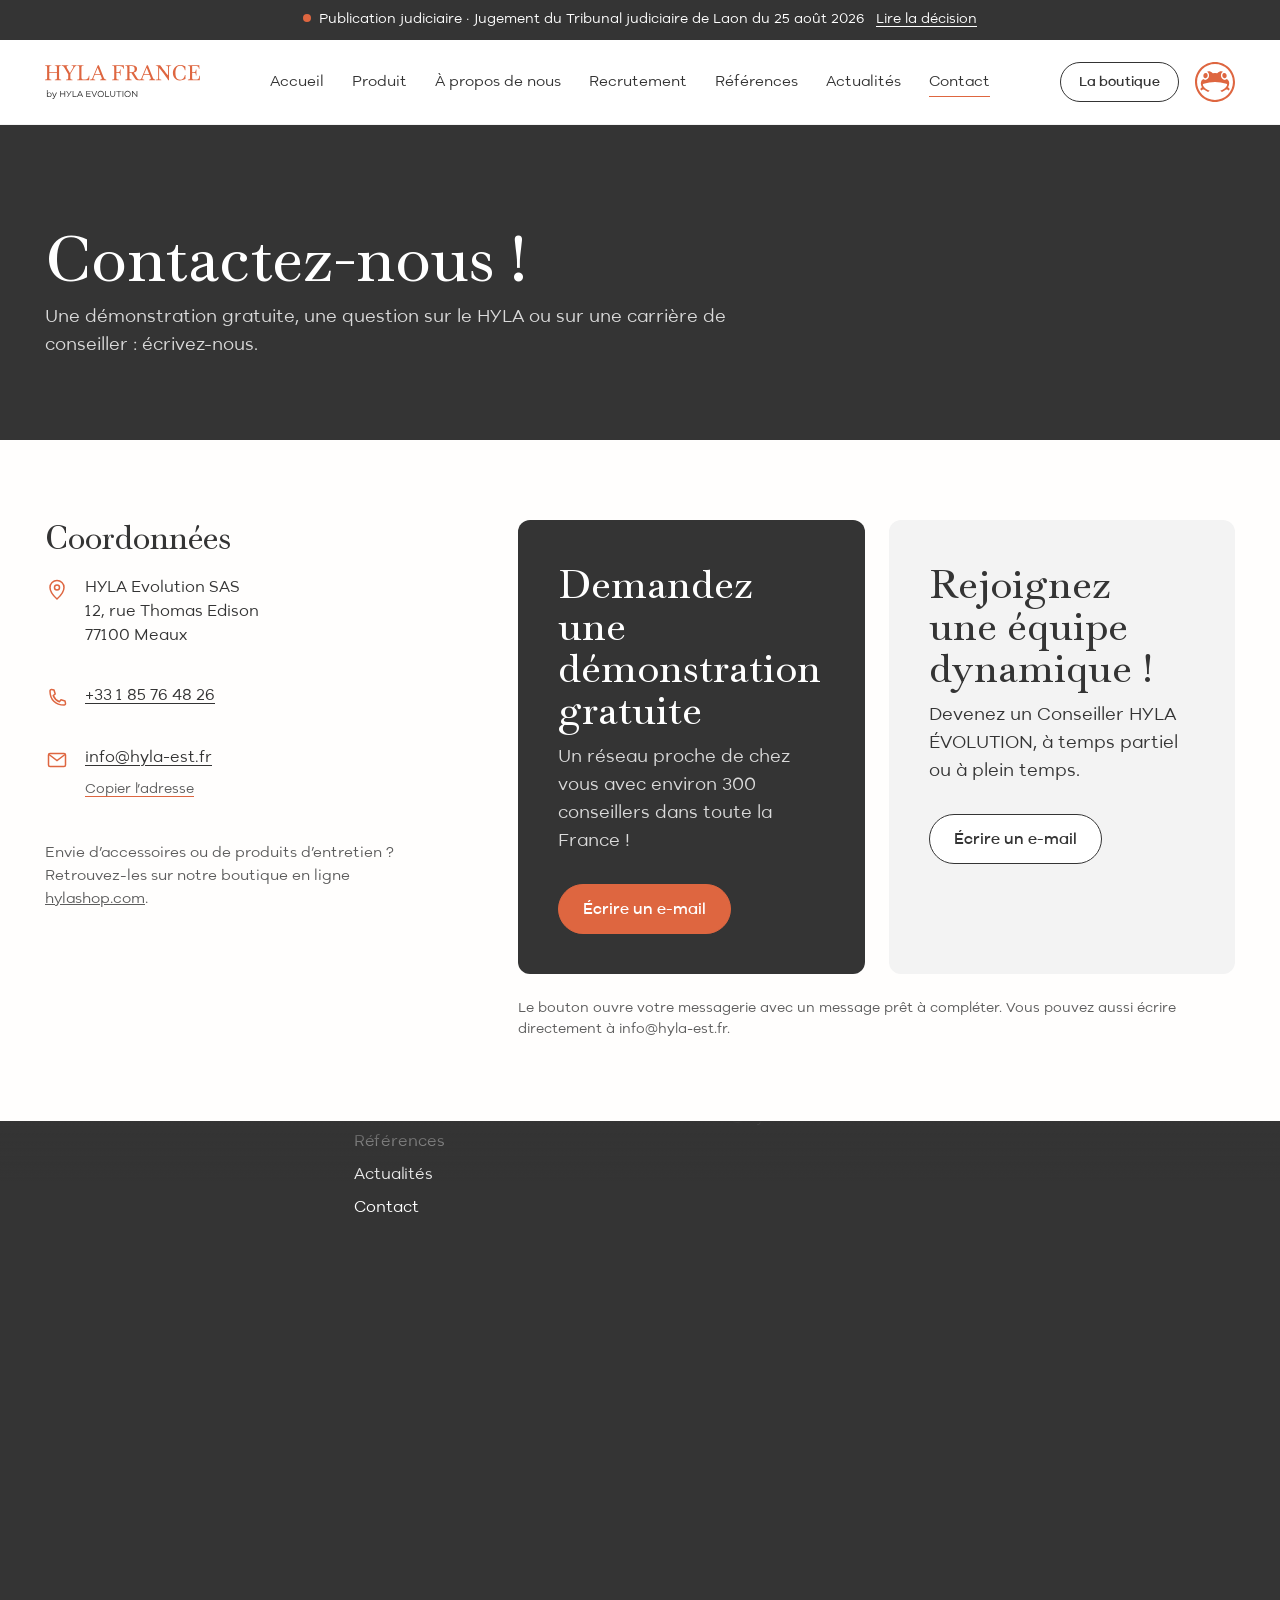
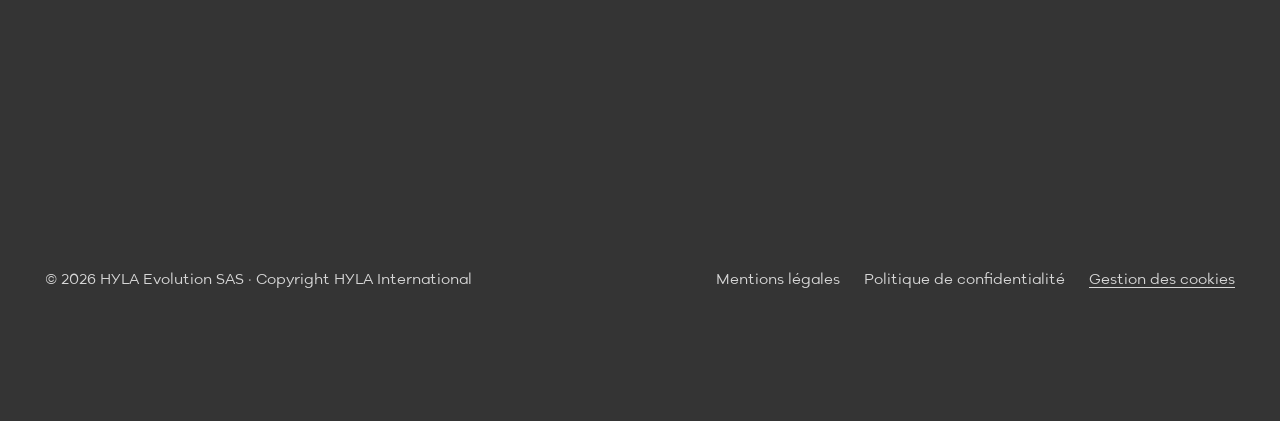
<file: contact/index.html>
<!doctype html>
<html lang="fr">
<head>
<meta charset="utf-8">
<meta name="viewport" content="width=device-width, initial-scale=1">
<title>Contact — Demandez une démonstration gratuite | HYLA France</title>
<meta name="description" content="Contactez HYLA Evolution à Meaux : demande de démonstration gratuite du HYLA EST ou candidature pour devenir conseiller.">

<link rel="canonical" href="https://www.hyla.fr/contact/">
<meta property="og:type" content="website">
<meta property="og:locale" content="fr_FR">
<meta property="og:site_name" content="HYLA France">
<meta property="og:title" content="Contact — Demandez une démonstration gratuite | HYLA France">
<meta property="og:description" content="Contactez HYLA Evolution à Meaux : demande de démonstration gratuite du HYLA EST ou candidature pour devenir conseiller.">
<meta property="og:url" content="https://www.hyla.fr/contact/">
<meta property="og:image" content="https://www.hyla.fr/assets/partage/og-hyla-france.jpg">
<meta property="og:image:width" content="1200">
<meta property="og:image:height" content="630">
<meta property="og:image:alt" content="Le HYLA EST dans un salon lumineux, logo HYLA France">
<meta name="twitter:card" content="summary_large_image">
<meta name="theme-color" content="#343434">
<link rel="icon" type="image/png" sizes="32x32" href="../assets/logos/favicon-32.png">
<link rel="apple-touch-icon" href="../assets/logos/apple-touch-icon.png">
<link rel="preload" href="../assets/fonts/hyla-headline-regular.woff2" as="font" type="font/woff2" crossorigin>
<link rel="preload" href="../assets/fonts/hyla-sans-regular.woff2" as="font" type="font/woff2" crossorigin>
<link rel="stylesheet" href="../assets/vendor/cookieconsent/cookieconsent.css?v=3.3.0">
<link rel="stylesheet" href="../assets/css/site.css?v=20261106">
</head>
<body>
<a class="skip" href="#contenu">Aller au contenu</a>
<div class="hy-annonce" role="region" aria-label="Publication judiciaire">
  <a class="hy-wrap" href="../actualites/jugement-tribunal-judiciaire-laon-25-aout-2026/"><span><strong>Publication judiciaire</strong> · Jugement du <span class="hy-annonce__long">Tribunal judiciaire de Laon du </span>25 août 2026</span>
  <span class="hy-annonce__lire">Lire la décision</span></a>
</div>
<header class="hy-header">
  <div class="hy-wrap">
    <a class="hy-logo" href="../"><img src="../assets/logos/hyla-france-texte.svg" alt="HYLA France by HYLA EVOLUTION, accueil" width="258" height="57"></a>
    <nav class="hy-nav" id="menu" aria-label="Navigation principale">
      <ul>
<li><a href="../">Accueil</a></li>
<li><a href="../produit/">Produit</a></li>
<li><a href="../a-propos-de-nous/">À propos de nous</a></li>
<li><a href="../recrutement/">Recrutement</a></li>
<li><a href="../references/">Références</a></li>
<li><a href="../actualites/">Actualités</a></li>
<li><a href="../contact/" aria-current="page">Contact</a></li>
        <li class="hy-nav__shop"><a class="hy-btn hy-btn--primary" href="https://www.hylashop.com/" target="_blank" rel="noopener"><span class="hy-btn__wrapper"><span class="hy-btn__default">La boutique hylashop.com</span><span class="hy-btn__hover" aria-hidden="true">La boutique hylashop.com</span></span></a></li>
      </ul>
    </nav>
    <div class="hy-header__actions">
      <span class="hy-shop-btn"><a class="hy-btn hy-btn--secondary hy-btn--sm" href="https://www.hylashop.com/" target="_blank" rel="noopener"><span class="hy-btn__wrapper"><span class="hy-btn__default">La boutique</span><span class="hy-btn__hover" aria-hidden="true">La boutique</span></span></a></span>
      <a class="hy-frog" href="../" tabindex="-1" aria-hidden="true"><img src="../assets/logos/hyla-grenouille-corail.svg" alt="" width="40" height="40"></a>
      <button class="hy-burger" type="button" aria-expanded="false" aria-controls="menu"><i><span></span></i><span class="hy-burger__label">Menu</span></button>
    </div>
  </div>
</header>
<main id="contenu">
<section class="hy-pagehead">
  <div class="hy-wrap">
    <h1>Contactez-nous !</h1>
    <p>Une démonstration gratuite, une question sur le HYLA ou sur une carrière de conseiller : écrivez-nous.</p>
  </div>
</section>

<section class="hy-section">
  <div class="hy-wrap hy-contact">
    <div class="hy-contact__infos">
      <h2>Coordonnées</h2>
      <p class="hy-info"><svg viewBox="0 0 24 24" aria-hidden="true"><path d="M12 21s-7-6.2-7-11.5A7 7 0 0 1 19 9.5C19 14.8 12 21 12 21Z" fill="none" stroke="currentColor" stroke-width="1.5"/><circle cx="12" cy="9.5" r="2.5" fill="none" stroke="currentColor" stroke-width="1.5"/></svg><span>HYLA Evolution SAS<br>12, rue Thomas Edison<br>77100 Meaux</span></p>
      <p class="hy-info"><svg viewBox="0 0 24 24" aria-hidden="true"><path d="M6.6 3.5 9 4l1.2 4-2 1.6a12 12 0 0 0 6.2 6.2l1.6-2 4 1.2.5 2.4c.1.8-.5 1.6-1.4 1.6C10.5 19 5 13.5 5 4.9c0-.9.8-1.5 1.6-1.4Z" fill="none" stroke="currentColor" stroke-width="1.5" stroke-linejoin="round"/></svg><a href="tel:+33185764826">+33 1 85 76 48 26</a></p>
      <p class="hy-info"><svg viewBox="0 0 24 24" aria-hidden="true"><rect x="3.5" y="5.5" width="17" height="13" rx="1.5" fill="none" stroke="currentColor" stroke-width="1.5"/><path d="m4 6.5 8 6 8-6" fill="none" stroke="currentColor" stroke-width="1.5"/></svg><span><a href="mailto:info@hyla-est.fr">info@hyla-est.fr</a><br><button class="hy-copier" type="button" data-copier="info@hyla-est.fr">Copier l’adresse</button></span></p>
      <p class="hy-muted" style="font-size:15px">Envie d’accessoires ou de produits d’entretien ? Retrouvez-les sur notre boutique en ligne <a href="https://www.hylashop.com/" target="_blank" rel="noopener">hylashop.com</a>.</p>
    </div>

    <div class="hy-ecrire">
      <article class="hy-ecrire__carte" id="demonstration">
        <h2>Demandez une démonstration gratuite</h2>
        <p>Un réseau proche de chez vous avec environ 300 conseillers dans toute la France !</p>
        <a class="hy-btn hy-btn--filled" href="mailto:info@hyla-est.fr?subject=Demande%20de%20d%C3%A9monstration%20gratuite%20(hyla.fr)&body=Bonjour%2C%0D%0A%0D%0AJe%20souhaite%20une%20d%C3%A9monstration%20gratuite%20du%20HYLA.%0D%0A%0D%0ANom%20%3A%20%0D%0APr%C3%A9nom%20%3A%20%0D%0AVille%20%3A%20%0D%0AD%C3%A9partement%20%3A%20%0D%0AT%C3%A9l%C3%A9phone%20%3A%20%0D%0A%0D%0AMessage%20%3A%20%0D%0A"><span class="hy-btn__wrapper"><span class="hy-btn__default">Écrire un e-mail</span><span class="hy-btn__hover" aria-hidden="true">Écrire un e-mail</span></span></a>
      </article>
      <article class="hy-ecrire__carte" id="carriere">
        <h2>Rejoignez une équipe dynamique !</h2>
        <p>Devenez un Conseiller HYLA ÉVOLUTION, à temps partiel ou à plein temps.</p>
        <a class="hy-btn hy-btn--secondary" href="mailto:info@hyla-est.fr?subject=Devenir%20conseiller%20HYLA%20%C3%89VOLUTION%20(hyla.fr)&body=Bonjour%2C%0D%0A%0D%0AJe%20souhaite%20devenir%20conseiller%20HYLA%20%C3%89VOLUTION.%0D%0A%0D%0ANom%20%3A%20%0D%0APr%C3%A9nom%20%3A%20%0D%0AVille%20%3A%20%0D%0AD%C3%A9partement%20%3A%20%0D%0AT%C3%A9l%C3%A9phone%20%3A%20%0D%0A%0D%0AMessage%20%3A%20%0D%0A"><span class="hy-btn__wrapper"><span class="hy-btn__default">Écrire un e-mail</span><span class="hy-btn__hover" aria-hidden="true">Écrire un e-mail</span></span></a>
      </article>
      <p class="hy-muted hy-ecrire__note">Le bouton ouvre votre messagerie avec un message prêt à compléter. Vous pouvez aussi écrire directement à info@hyla-est.fr.</p>
    </div>
  </div>
</section>

</main>
<footer class="hf" data-hf>
  <div class="hf-fond">
    <div class="hy-wrap hf-haut">
      <div class="hf-marque hf-ani-1">
        <a href="../"><img src="../assets/logos/hyla-france-texte-fond-sombre.svg" alt="HYLA France by HYLA EVOLUTION, accueil" width="258" height="57" loading="lazy"></a>
        <img class="hf-grenouille" src="../assets/logos/hyla-grenouille-corail.svg" alt="" width="56" height="56" loading="lazy">
      </div>
      <div class="hf-ani-1">
        <p class="hf-titre">Le site</p>
        <ul class="hf-liens">
          <li><a href="../"><span class="hf-u">Accueil</span></a></li>
          <li><a href="../produit/"><span class="hf-u">Produit</span></a></li>
          <li><a href="../a-propos-de-nous/"><span class="hf-u">À propos de nous</span></a></li>
          <li><a href="../recrutement/"><span class="hf-u">Recrutement</span></a></li>
          <li><a href="../references/"><span class="hf-u">Références</span></a></li>
          <li><a href="../actualites/"><span class="hf-u">Actualités</span></a></li>
          <li><a href="../contact/"><span class="hf-u">Contact</span></a></li>
        </ul>
      </div>
      <div class="hf-ani-1">
        <p class="hf-titre">Coordonnées</p>
        <ul class="hf-liens">
          <li>HYLA Evolution SAS</li>
          <li>12, rue Thomas Edison<br>77100 Meaux</li>
          <li><a href="tel:+33185764826"><span class="hf-u">Tél.&nbsp;: +33&nbsp;1&nbsp;85&nbsp;76&nbsp;48&nbsp;26</span></a></li>
          <li><a href="mailto:info@hyla-est.fr"><span class="hf-u">E-mail&nbsp;: info@hyla-est.fr</span></a></li>
        </ul>
      </div>
      <div class="hf-ani-1">
        <p class="hf-titre">Boutique et réseaux</p>
        <ul class="hf-liens">
          <li><a href="https://www.hylashop.com/" target="_blank" rel="noopener"><span class="hf-u">hylashop.com</span></a></li>
          <li><a href="../contact/"><span class="hf-u">Demander une démonstration</span></a></li>
        </ul>
        <ul class="hf-reseaux">
          <li><a href="https://www.facebook.com/groups/108998739127755/" target="_blank" rel="noopener" aria-label="Facebook"><svg viewBox="0 0 24 24" aria-hidden="true" focusable="false"><path d="M12 0c6.627 0 12 5.373 12 12 0 5.99-4.388 10.954-10.125 11.855v-8.386h2.796L17.203 12h-3.328V9.749c0-.534.147-1.06.541-1.418.528-.477 1.31-.456 1.415-.456h1.513V4.922s-1.051-.18-2.194-.225C12.73 4.6 11.08 5.45 10.43 6.98c-.2.48-.305 1.12-.305 1.98V12H7.078v3.469h3.047v8.386C4.388 22.955 0 17.989 0 12 0 5.373 5.373 0 12 0Z" fill="currentColor"/></svg></a></li>
          <li><a href="https://www.youtube.com/channel/UCPMZX1WYN2klJpLo7OoYUUA" target="_blank" rel="noopener" aria-label="YouTube"><svg viewBox="0 0 24 24" aria-hidden="true" focusable="false"><path d="M12 4s7.505 0 9.378.502A3.006 3.006 0 0 1 23.5 6.624c.5 1.87.5 5.776.5 5.776s0 3.906-.502 5.777a3.006 3.006 0 0 1-2.122 2.122C19.504 20.8 12 20.8 12 20.8s-7.505 0-9.376-.502a3.006 3.006 0 0 1-2.122-2.122C0 16.306 0 12.4 0 12.4s0-3.906.502-5.776a3.006 3.006 0 0 1 2.122-2.122C4.495 4 12 4 12 4ZM9.6 16l6.236-3.6L9.6 8.8V16Z" fill="currentColor"/></svg></a></li>
        </ul>
      </div>
    </div>
    <div class="hy-wrap hf-grand-logo hf-ani-2" aria-hidden="true">
      <img src="../assets/logos/hyla-wordmark-corail.svg" alt="" width="323" height="66" loading="lazy">
    </div>
    <div class="hy-wrap hf-bas hf-ani-3">
      <p>© 2026 HYLA Evolution SAS · Copyright HYLA International</p>
      <ul>
        <li><a href="../mentions-legales/">Mentions légales</a></li>
        <li><a href="../politique-de-confidentialite/">Politique de confidentialité</a></li>
        <li><button class="hf-cookies" type="button" data-cc="show-preferencesModal">Gestion des cookies</button></li>
      </ul>
    </div>
  </div>
</footer>
<script src="../assets/js/site.js?v=20261106" defer></script>
<script src="../assets/vendor/cookieconsent/cookieconsent.umd.js?v=3.3.0" defer></script>
<script src="../assets/js/consent.js?v=20261106" data-confidentialite="../politique-de-confidentialite/" defer></script>
</body>
</html>
</file>
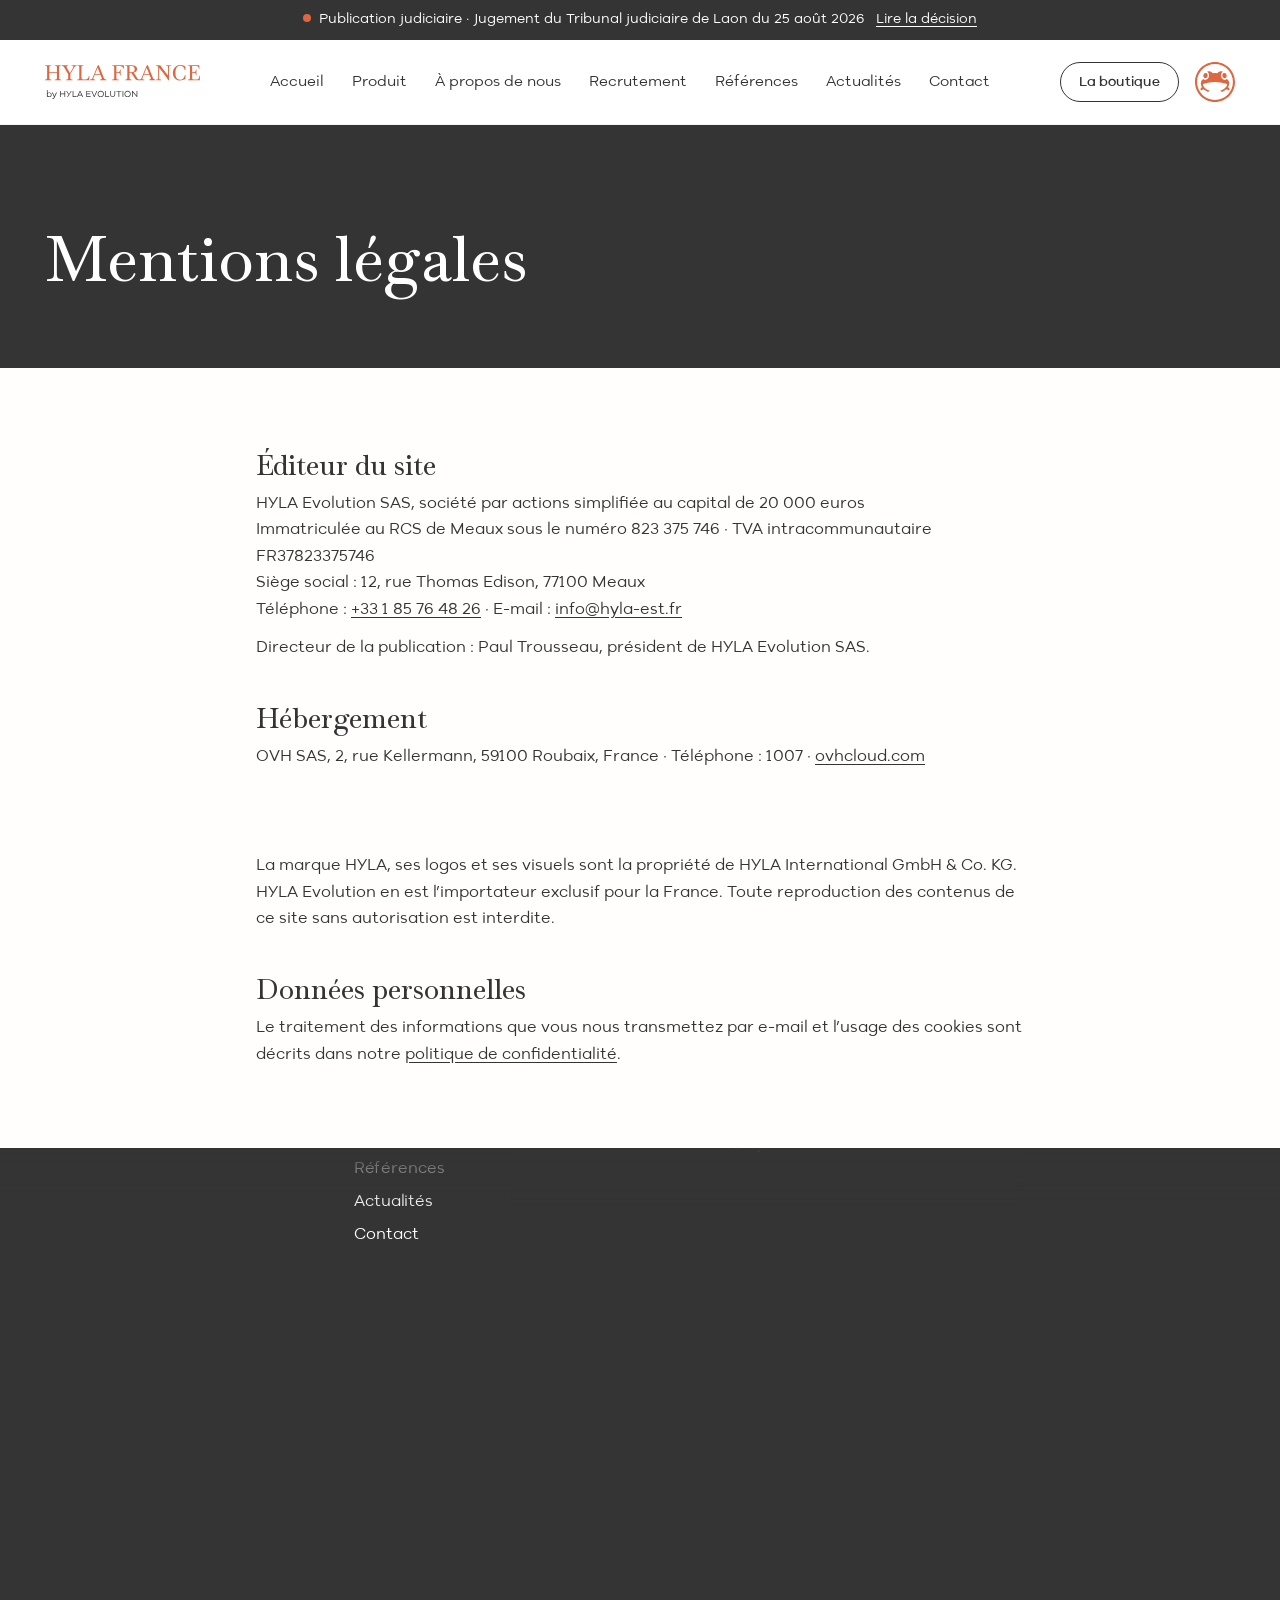
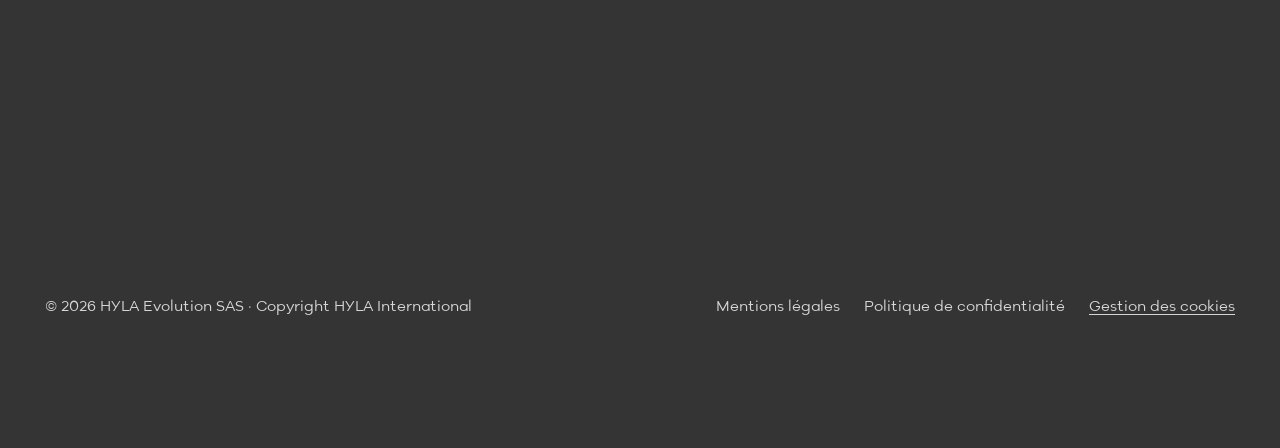
<file: mentions-legales/index.html>
<!doctype html>
<html lang="fr">
<head>
<meta charset="utf-8">
<meta name="viewport" content="width=device-width, initial-scale=1">
<title>Mentions légales | HYLA France</title>
<meta name="description" content="Mentions légales du site hyla.fr, édité par HYLA Evolution SAS, 12 rue Thomas Edison, 77100 Meaux.">

<link rel="canonical" href="https://www.hyla.fr/mentions-legales/">
<meta property="og:type" content="website">
<meta property="og:locale" content="fr_FR">
<meta property="og:site_name" content="HYLA France">
<meta property="og:title" content="Mentions légales | HYLA France">
<meta property="og:description" content="Mentions légales du site hyla.fr, édité par HYLA Evolution SAS, 12 rue Thomas Edison, 77100 Meaux.">
<meta property="og:url" content="https://www.hyla.fr/mentions-legales/">
<meta property="og:image" content="https://www.hyla.fr/assets/partage/og-hyla-france.jpg">
<meta property="og:image:width" content="1200">
<meta property="og:image:height" content="630">
<meta property="og:image:alt" content="Le HYLA EST dans un salon lumineux, logo HYLA France">
<meta name="twitter:card" content="summary_large_image">
<meta name="theme-color" content="#343434">
<link rel="icon" type="image/png" sizes="32x32" href="../assets/logos/favicon-32.png">
<link rel="apple-touch-icon" href="../assets/logos/apple-touch-icon.png">
<link rel="preload" href="../assets/fonts/hyla-headline-regular.woff2" as="font" type="font/woff2" crossorigin>
<link rel="preload" href="../assets/fonts/hyla-sans-regular.woff2" as="font" type="font/woff2" crossorigin>
<link rel="stylesheet" href="../assets/vendor/cookieconsent/cookieconsent.css?v=3.3.0">
<link rel="stylesheet" href="../assets/css/site.css?v=20261106">
</head>
<body>
<a class="skip" href="#contenu">Aller au contenu</a>
<div class="hy-annonce" role="region" aria-label="Publication judiciaire">
  <a class="hy-wrap" href="../actualites/jugement-tribunal-judiciaire-laon-25-aout-2026/"><span><strong>Publication judiciaire</strong> · Jugement du <span class="hy-annonce__long">Tribunal judiciaire de Laon du </span>25 août 2026</span>
  <span class="hy-annonce__lire">Lire la décision</span></a>
</div>
<header class="hy-header">
  <div class="hy-wrap">
    <a class="hy-logo" href="../"><img src="../assets/logos/hyla-france-texte.svg" alt="HYLA France by HYLA EVOLUTION, accueil" width="258" height="57"></a>
    <nav class="hy-nav" id="menu" aria-label="Navigation principale">
      <ul>
<li><a href="../">Accueil</a></li>
<li><a href="../produit/">Produit</a></li>
<li><a href="../a-propos-de-nous/">À propos de nous</a></li>
<li><a href="../recrutement/">Recrutement</a></li>
<li><a href="../references/">Références</a></li>
<li><a href="../actualites/">Actualités</a></li>
<li><a href="../contact/">Contact</a></li>
        <li class="hy-nav__shop"><a class="hy-btn hy-btn--primary" href="https://www.hylashop.com/" target="_blank" rel="noopener"><span class="hy-btn__wrapper"><span class="hy-btn__default">La boutique hylashop.com</span><span class="hy-btn__hover" aria-hidden="true">La boutique hylashop.com</span></span></a></li>
      </ul>
    </nav>
    <div class="hy-header__actions">
      <span class="hy-shop-btn"><a class="hy-btn hy-btn--secondary hy-btn--sm" href="https://www.hylashop.com/" target="_blank" rel="noopener"><span class="hy-btn__wrapper"><span class="hy-btn__default">La boutique</span><span class="hy-btn__hover" aria-hidden="true">La boutique</span></span></a></span>
      <a class="hy-frog" href="../" tabindex="-1" aria-hidden="true"><img src="../assets/logos/hyla-grenouille-corail.svg" alt="" width="40" height="40"></a>
      <button class="hy-burger" type="button" aria-expanded="false" aria-controls="menu"><i><span></span></i><span class="hy-burger__label">Menu</span></button>
    </div>
  </div>
</header>
<main id="contenu">
<section class="hy-pagehead">
  <div class="hy-wrap"><h1>Mentions légales</h1></div>
</section>

<section class="hy-section">
  <div class="hy-wrap hy-prose">
    <h2>Éditeur du site</h2>
    <p>HYLA Evolution SAS, société par actions simplifiée au capital de 20 000 euros<br>
    Immatriculée au RCS de Meaux sous le numéro 823 375 746 · TVA intracommunautaire FR37823375746<br>
    Siège social : 12, rue Thomas Edison, 77100 Meaux<br>
    Téléphone : <a href="tel:+33185764826">+33 1 85 76 48 26</a> · E-mail : <a href="mailto:info@hyla-est.fr">info@hyla-est.fr</a></p>
    <p>Directeur de la publication : Paul Trousseau, président de HYLA Evolution SAS.</p>

    <h2>Hébergement</h2>
    <p>OVH SAS, 2, rue Kellermann, 59100 Roubaix, France · Téléphone : 1007 · <a href="https://www.ovhcloud.com" target="_blank" rel="noopener">ovhcloud.com</a></p>

    <h2>Propriété intellectuelle</h2>
    <p>La marque HYLA, ses logos et ses visuels sont la propriété de HYLA International GmbH &amp; Co. KG. HYLA Evolution en est l’importateur exclusif pour la France. Toute reproduction des contenus de ce site sans autorisation est interdite.</p>

    <h2>Données personnelles</h2>
    <p>Le traitement des informations que vous nous transmettez par e-mail et l’usage des cookies sont décrits dans notre <a href="../politique-de-confidentialite/">politique de confidentialité</a>.</p>
  </div>
</section>

</main>
<footer class="hf" data-hf>
  <div class="hf-fond">
    <div class="hy-wrap hf-haut">
      <div class="hf-marque hf-ani-1">
        <a href="../"><img src="../assets/logos/hyla-france-texte-fond-sombre.svg" alt="HYLA France by HYLA EVOLUTION, accueil" width="258" height="57" loading="lazy"></a>
        <img class="hf-grenouille" src="../assets/logos/hyla-grenouille-corail.svg" alt="" width="56" height="56" loading="lazy">
      </div>
      <div class="hf-ani-1">
        <p class="hf-titre">Le site</p>
        <ul class="hf-liens">
          <li><a href="../"><span class="hf-u">Accueil</span></a></li>
          <li><a href="../produit/"><span class="hf-u">Produit</span></a></li>
          <li><a href="../a-propos-de-nous/"><span class="hf-u">À propos de nous</span></a></li>
          <li><a href="../recrutement/"><span class="hf-u">Recrutement</span></a></li>
          <li><a href="../references/"><span class="hf-u">Références</span></a></li>
          <li><a href="../actualites/"><span class="hf-u">Actualités</span></a></li>
          <li><a href="../contact/"><span class="hf-u">Contact</span></a></li>
        </ul>
      </div>
      <div class="hf-ani-1">
        <p class="hf-titre">Coordonnées</p>
        <ul class="hf-liens">
          <li>HYLA Evolution SAS</li>
          <li>12, rue Thomas Edison<br>77100 Meaux</li>
          <li><a href="tel:+33185764826"><span class="hf-u">Tél.&nbsp;: +33&nbsp;1&nbsp;85&nbsp;76&nbsp;48&nbsp;26</span></a></li>
          <li><a href="mailto:info@hyla-est.fr"><span class="hf-u">E-mail&nbsp;: info@hyla-est.fr</span></a></li>
        </ul>
      </div>
      <div class="hf-ani-1">
        <p class="hf-titre">Boutique et réseaux</p>
        <ul class="hf-liens">
          <li><a href="https://www.hylashop.com/" target="_blank" rel="noopener"><span class="hf-u">hylashop.com</span></a></li>
          <li><a href="../contact/"><span class="hf-u">Demander une démonstration</span></a></li>
        </ul>
        <ul class="hf-reseaux">
          <li><a href="https://www.facebook.com/groups/108998739127755/" target="_blank" rel="noopener" aria-label="Facebook"><svg viewBox="0 0 24 24" aria-hidden="true" focusable="false"><path d="M12 0c6.627 0 12 5.373 12 12 0 5.99-4.388 10.954-10.125 11.855v-8.386h2.796L17.203 12h-3.328V9.749c0-.534.147-1.06.541-1.418.528-.477 1.31-.456 1.415-.456h1.513V4.922s-1.051-.18-2.194-.225C12.73 4.6 11.08 5.45 10.43 6.98c-.2.48-.305 1.12-.305 1.98V12H7.078v3.469h3.047v8.386C4.388 22.955 0 17.989 0 12 0 5.373 5.373 0 12 0Z" fill="currentColor"/></svg></a></li>
          <li><a href="https://www.youtube.com/channel/UCPMZX1WYN2klJpLo7OoYUUA" target="_blank" rel="noopener" aria-label="YouTube"><svg viewBox="0 0 24 24" aria-hidden="true" focusable="false"><path d="M12 4s7.505 0 9.378.502A3.006 3.006 0 0 1 23.5 6.624c.5 1.87.5 5.776.5 5.776s0 3.906-.502 5.777a3.006 3.006 0 0 1-2.122 2.122C19.504 20.8 12 20.8 12 20.8s-7.505 0-9.376-.502a3.006 3.006 0 0 1-2.122-2.122C0 16.306 0 12.4 0 12.4s0-3.906.502-5.776a3.006 3.006 0 0 1 2.122-2.122C4.495 4 12 4 12 4ZM9.6 16l6.236-3.6L9.6 8.8V16Z" fill="currentColor"/></svg></a></li>
        </ul>
      </div>
    </div>
    <div class="hy-wrap hf-grand-logo hf-ani-2" aria-hidden="true">
      <img src="../assets/logos/hyla-wordmark-corail.svg" alt="" width="323" height="66" loading="lazy">
    </div>
    <div class="hy-wrap hf-bas hf-ani-3">
      <p>© 2026 HYLA Evolution SAS · Copyright HYLA International</p>
      <ul>
        <li><a href="../mentions-legales/">Mentions légales</a></li>
        <li><a href="../politique-de-confidentialite/">Politique de confidentialité</a></li>
        <li><button class="hf-cookies" type="button" data-cc="show-preferencesModal">Gestion des cookies</button></li>
      </ul>
    </div>
  </div>
</footer>
<script src="../assets/js/site.js?v=20261106" defer></script>
<script src="../assets/vendor/cookieconsent/cookieconsent.umd.js?v=3.3.0" defer></script>
<script src="../assets/js/consent.js?v=20261106" data-confidentialite="../politique-de-confidentialite/" defer></script>
</body>
</html>
</file>
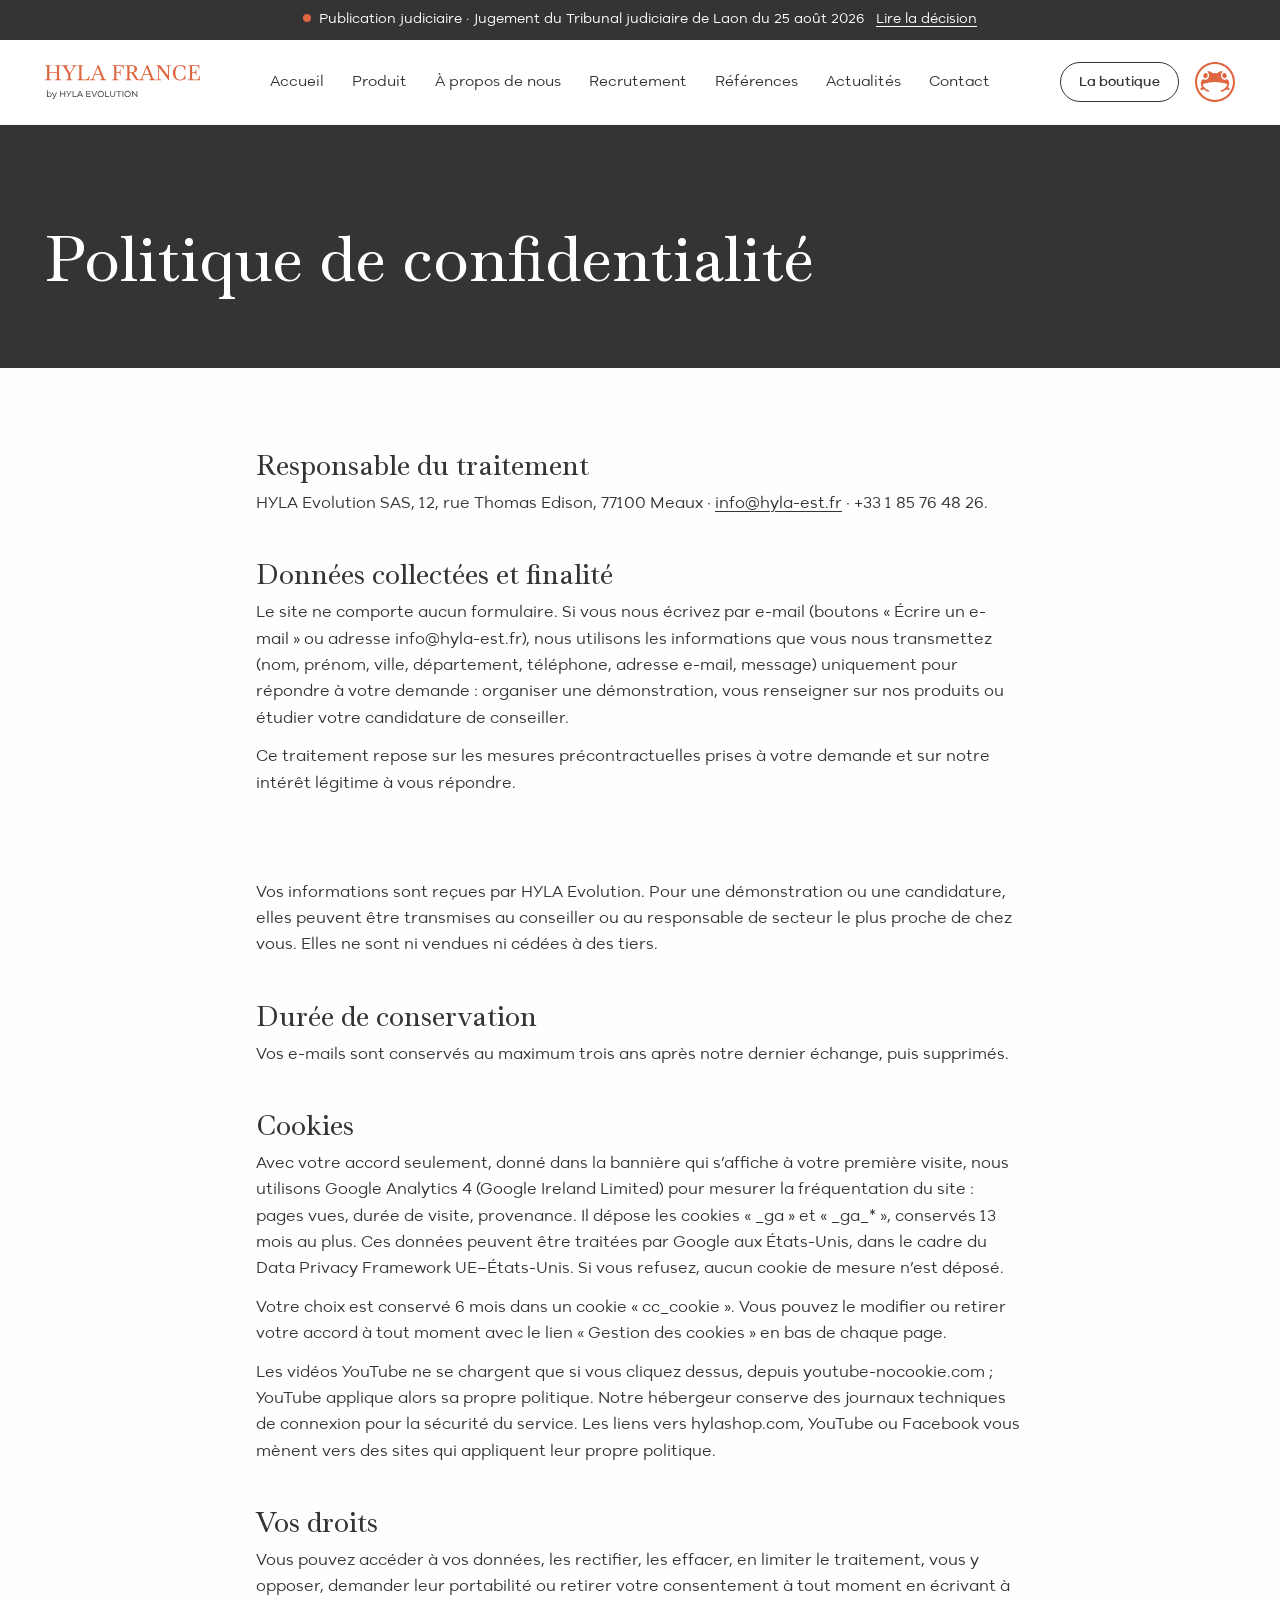
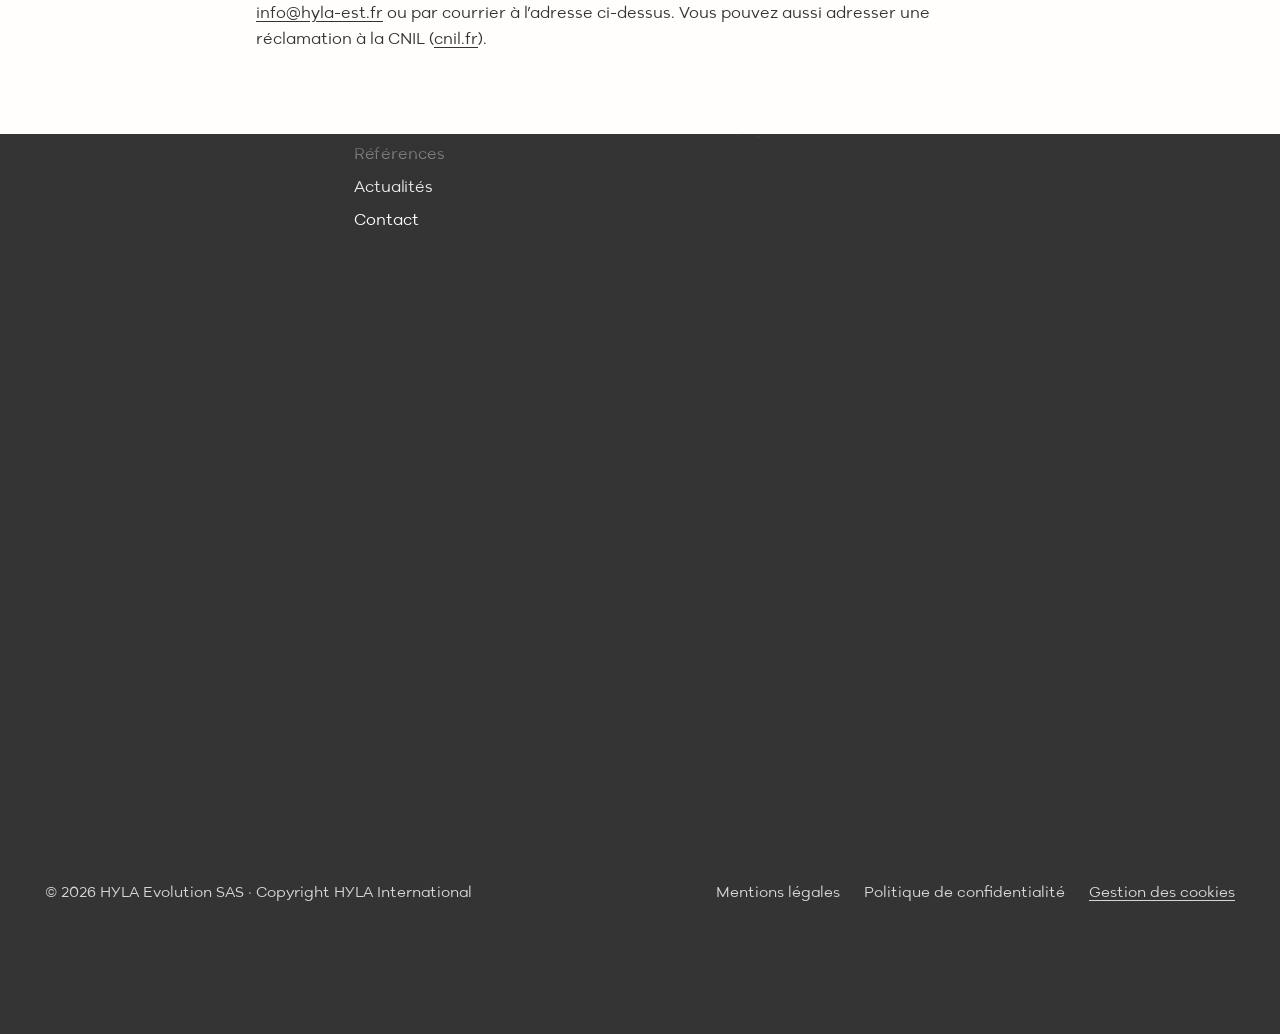
<file: politique-de-confidentialite/index.html>
<!doctype html>
<html lang="fr">
<head>
<meta charset="utf-8">
<meta name="viewport" content="width=device-width, initial-scale=1">
<title>Politique de confidentialité | HYLA France</title>
<meta name="description" content="Comment HYLA Evolution traite vos informations et les cookies du site hyla.fr, et comment exercer vos droits.">

<link rel="canonical" href="https://www.hyla.fr/politique-de-confidentialite/">
<meta property="og:type" content="website">
<meta property="og:locale" content="fr_FR">
<meta property="og:site_name" content="HYLA France">
<meta property="og:title" content="Politique de confidentialité | HYLA France">
<meta property="og:description" content="Comment HYLA Evolution traite vos informations et les cookies du site hyla.fr, et comment exercer vos droits.">
<meta property="og:url" content="https://www.hyla.fr/politique-de-confidentialite/">
<meta property="og:image" content="https://www.hyla.fr/assets/partage/og-hyla-france.jpg">
<meta property="og:image:width" content="1200">
<meta property="og:image:height" content="630">
<meta property="og:image:alt" content="Le HYLA EST dans un salon lumineux, logo HYLA France">
<meta name="twitter:card" content="summary_large_image">
<meta name="theme-color" content="#343434">
<link rel="icon" type="image/png" sizes="32x32" href="../assets/logos/favicon-32.png">
<link rel="apple-touch-icon" href="../assets/logos/apple-touch-icon.png">
<link rel="preload" href="../assets/fonts/hyla-headline-regular.woff2" as="font" type="font/woff2" crossorigin>
<link rel="preload" href="../assets/fonts/hyla-sans-regular.woff2" as="font" type="font/woff2" crossorigin>
<link rel="stylesheet" href="../assets/vendor/cookieconsent/cookieconsent.css?v=3.3.0">
<link rel="stylesheet" href="../assets/css/site.css?v=20261106">
</head>
<body>
<a class="skip" href="#contenu">Aller au contenu</a>
<div class="hy-annonce" role="region" aria-label="Publication judiciaire">
  <a class="hy-wrap" href="../actualites/jugement-tribunal-judiciaire-laon-25-aout-2026/"><span><strong>Publication judiciaire</strong> · Jugement du <span class="hy-annonce__long">Tribunal judiciaire de Laon du </span>25 août 2026</span>
  <span class="hy-annonce__lire">Lire la décision</span></a>
</div>
<header class="hy-header">
  <div class="hy-wrap">
    <a class="hy-logo" href="../"><img src="../assets/logos/hyla-france-texte.svg" alt="HYLA France by HYLA EVOLUTION, accueil" width="258" height="57"></a>
    <nav class="hy-nav" id="menu" aria-label="Navigation principale">
      <ul>
<li><a href="../">Accueil</a></li>
<li><a href="../produit/">Produit</a></li>
<li><a href="../a-propos-de-nous/">À propos de nous</a></li>
<li><a href="../recrutement/">Recrutement</a></li>
<li><a href="../references/">Références</a></li>
<li><a href="../actualites/">Actualités</a></li>
<li><a href="../contact/">Contact</a></li>
        <li class="hy-nav__shop"><a class="hy-btn hy-btn--primary" href="https://www.hylashop.com/" target="_blank" rel="noopener"><span class="hy-btn__wrapper"><span class="hy-btn__default">La boutique hylashop.com</span><span class="hy-btn__hover" aria-hidden="true">La boutique hylashop.com</span></span></a></li>
      </ul>
    </nav>
    <div class="hy-header__actions">
      <span class="hy-shop-btn"><a class="hy-btn hy-btn--secondary hy-btn--sm" href="https://www.hylashop.com/" target="_blank" rel="noopener"><span class="hy-btn__wrapper"><span class="hy-btn__default">La boutique</span><span class="hy-btn__hover" aria-hidden="true">La boutique</span></span></a></span>
      <a class="hy-frog" href="../" tabindex="-1" aria-hidden="true"><img src="../assets/logos/hyla-grenouille-corail.svg" alt="" width="40" height="40"></a>
      <button class="hy-burger" type="button" aria-expanded="false" aria-controls="menu"><i><span></span></i><span class="hy-burger__label">Menu</span></button>
    </div>
  </div>
</header>
<main id="contenu">
<section class="hy-pagehead">
  <div class="hy-wrap"><h1>Politique de confidentialité</h1></div>
</section>

<section class="hy-section">
  <div class="hy-wrap hy-prose">
    <h2>Responsable du traitement</h2>
    <p>HYLA Evolution SAS, 12, rue Thomas Edison, 77100 Meaux · <a href="mailto:info@hyla-est.fr">info@hyla-est.fr</a> · +33 1 85 76 48 26.</p>

    <h2>Données collectées et finalité</h2>
    <p>Le site ne comporte aucun formulaire. Si vous nous écrivez par e-mail (boutons « Écrire un e-mail » ou adresse info@hyla-est.fr), nous utilisons les informations que vous nous transmettez (nom, prénom, ville, département, téléphone, adresse e-mail, message) uniquement pour répondre à votre demande : organiser une démonstration, vous renseigner sur nos produits ou étudier votre candidature de conseiller.</p>
    <p>Ce traitement repose sur les mesures précontractuelles prises à votre demande et sur notre intérêt légitime à vous répondre.</p>

    <h2>Destinataires</h2>
    <p>Vos informations sont reçues par HYLA Evolution. Pour une démonstration ou une candidature, elles peuvent être transmises au conseiller ou au responsable de secteur le plus proche de chez vous. Elles ne sont ni vendues ni cédées à des tiers.</p>

    <h2>Durée de conservation</h2>
    <p>Vos e-mails sont conservés au maximum trois ans après notre dernier échange, puis supprimés.</p>

    <h2>Cookies</h2>
    <p>Avec votre accord seulement, donné dans la bannière qui s’affiche à votre première visite, nous utilisons Google Analytics 4 (Google Ireland Limited) pour mesurer la fréquentation du site : pages vues, durée de visite, provenance. Il dépose les cookies « _ga » et « _ga_* », conservés 13 mois au plus. Ces données peuvent être traitées par Google aux États-Unis, dans le cadre du Data Privacy Framework UE–États-Unis. Si vous refusez, aucun cookie de mesure n’est déposé.</p>
    <p>Votre choix est conservé 6 mois dans un cookie « cc_cookie ». Vous pouvez le modifier ou retirer votre accord à tout moment avec le lien « Gestion des cookies » en bas de chaque page.</p>
    <p>Les vidéos YouTube ne se chargent que si vous cliquez dessus, depuis youtube-nocookie.com ; YouTube applique alors sa propre politique. Notre hébergeur conserve des journaux techniques de connexion pour la sécurité du service. Les liens vers hylashop.com, YouTube ou Facebook vous mènent vers des sites qui appliquent leur propre politique.</p>

    <h2>Vos droits</h2>
    <p>Vous pouvez accéder à vos données, les rectifier, les effacer, en limiter le traitement, vous y opposer, demander leur portabilité ou retirer votre consentement à tout moment en écrivant à <a href="mailto:info@hyla-est.fr">info@hyla-est.fr</a> ou par courrier à l’adresse ci-dessus. Vous pouvez aussi adresser une réclamation à la CNIL (<a href="https://www.cnil.fr" target="_blank" rel="noopener">cnil.fr</a>).</p>
  </div>
</section>

</main>
<footer class="hf" data-hf>
  <div class="hf-fond">
    <div class="hy-wrap hf-haut">
      <div class="hf-marque hf-ani-1">
        <a href="../"><img src="../assets/logos/hyla-france-texte-fond-sombre.svg" alt="HYLA France by HYLA EVOLUTION, accueil" width="258" height="57" loading="lazy"></a>
        <img class="hf-grenouille" src="../assets/logos/hyla-grenouille-corail.svg" alt="" width="56" height="56" loading="lazy">
      </div>
      <div class="hf-ani-1">
        <p class="hf-titre">Le site</p>
        <ul class="hf-liens">
          <li><a href="../"><span class="hf-u">Accueil</span></a></li>
          <li><a href="../produit/"><span class="hf-u">Produit</span></a></li>
          <li><a href="../a-propos-de-nous/"><span class="hf-u">À propos de nous</span></a></li>
          <li><a href="../recrutement/"><span class="hf-u">Recrutement</span></a></li>
          <li><a href="../references/"><span class="hf-u">Références</span></a></li>
          <li><a href="../actualites/"><span class="hf-u">Actualités</span></a></li>
          <li><a href="../contact/"><span class="hf-u">Contact</span></a></li>
        </ul>
      </div>
      <div class="hf-ani-1">
        <p class="hf-titre">Coordonnées</p>
        <ul class="hf-liens">
          <li>HYLA Evolution SAS</li>
          <li>12, rue Thomas Edison<br>77100 Meaux</li>
          <li><a href="tel:+33185764826"><span class="hf-u">Tél.&nbsp;: +33&nbsp;1&nbsp;85&nbsp;76&nbsp;48&nbsp;26</span></a></li>
          <li><a href="mailto:info@hyla-est.fr"><span class="hf-u">E-mail&nbsp;: info@hyla-est.fr</span></a></li>
        </ul>
      </div>
      <div class="hf-ani-1">
        <p class="hf-titre">Boutique et réseaux</p>
        <ul class="hf-liens">
          <li><a href="https://www.hylashop.com/" target="_blank" rel="noopener"><span class="hf-u">hylashop.com</span></a></li>
          <li><a href="../contact/"><span class="hf-u">Demander une démonstration</span></a></li>
        </ul>
        <ul class="hf-reseaux">
          <li><a href="https://www.facebook.com/groups/108998739127755/" target="_blank" rel="noopener" aria-label="Facebook"><svg viewBox="0 0 24 24" aria-hidden="true" focusable="false"><path d="M12 0c6.627 0 12 5.373 12 12 0 5.99-4.388 10.954-10.125 11.855v-8.386h2.796L17.203 12h-3.328V9.749c0-.534.147-1.06.541-1.418.528-.477 1.31-.456 1.415-.456h1.513V4.922s-1.051-.18-2.194-.225C12.73 4.6 11.08 5.45 10.43 6.98c-.2.48-.305 1.12-.305 1.98V12H7.078v3.469h3.047v8.386C4.388 22.955 0 17.989 0 12 0 5.373 5.373 0 12 0Z" fill="currentColor"/></svg></a></li>
          <li><a href="https://www.youtube.com/channel/UCPMZX1WYN2klJpLo7OoYUUA" target="_blank" rel="noopener" aria-label="YouTube"><svg viewBox="0 0 24 24" aria-hidden="true" focusable="false"><path d="M12 4s7.505 0 9.378.502A3.006 3.006 0 0 1 23.5 6.624c.5 1.87.5 5.776.5 5.776s0 3.906-.502 5.777a3.006 3.006 0 0 1-2.122 2.122C19.504 20.8 12 20.8 12 20.8s-7.505 0-9.376-.502a3.006 3.006 0 0 1-2.122-2.122C0 16.306 0 12.4 0 12.4s0-3.906.502-5.776a3.006 3.006 0 0 1 2.122-2.122C4.495 4 12 4 12 4ZM9.6 16l6.236-3.6L9.6 8.8V16Z" fill="currentColor"/></svg></a></li>
        </ul>
      </div>
    </div>
    <div class="hy-wrap hf-grand-logo hf-ani-2" aria-hidden="true">
      <img src="../assets/logos/hyla-wordmark-corail.svg" alt="" width="323" height="66" loading="lazy">
    </div>
    <div class="hy-wrap hf-bas hf-ani-3">
      <p>© 2026 HYLA Evolution SAS · Copyright HYLA International</p>
      <ul>
        <li><a href="../mentions-legales/">Mentions légales</a></li>
        <li><a href="../politique-de-confidentialite/">Politique de confidentialité</a></li>
        <li><button class="hf-cookies" type="button" data-cc="show-preferencesModal">Gestion des cookies</button></li>
      </ul>
    </div>
  </div>
</footer>
<script src="../assets/js/site.js?v=20261106" defer></script>
<script src="../assets/vendor/cookieconsent/cookieconsent.umd.js?v=3.3.0" defer></script>
<script src="../assets/js/consent.js?v=20261106" data-confidentialite="../politique-de-confidentialite/" defer></script>
</body>
</html>
</file>
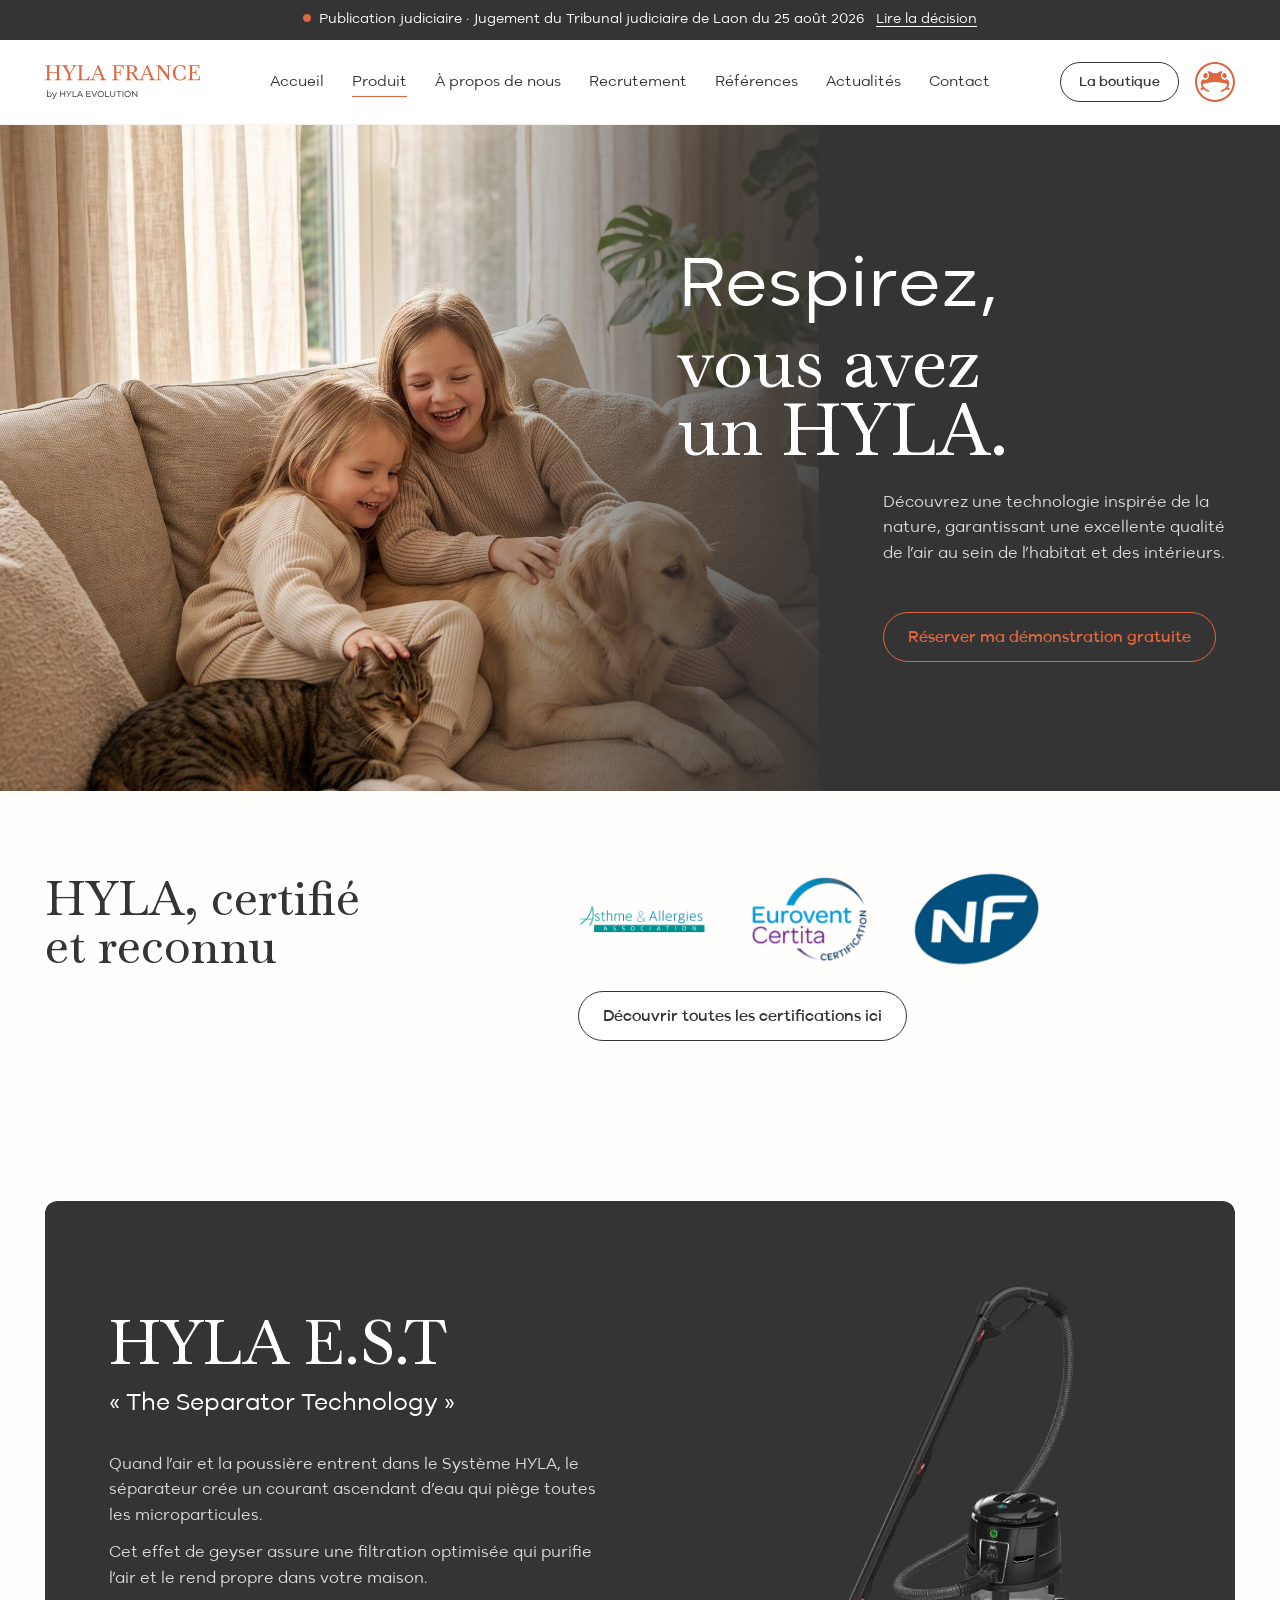
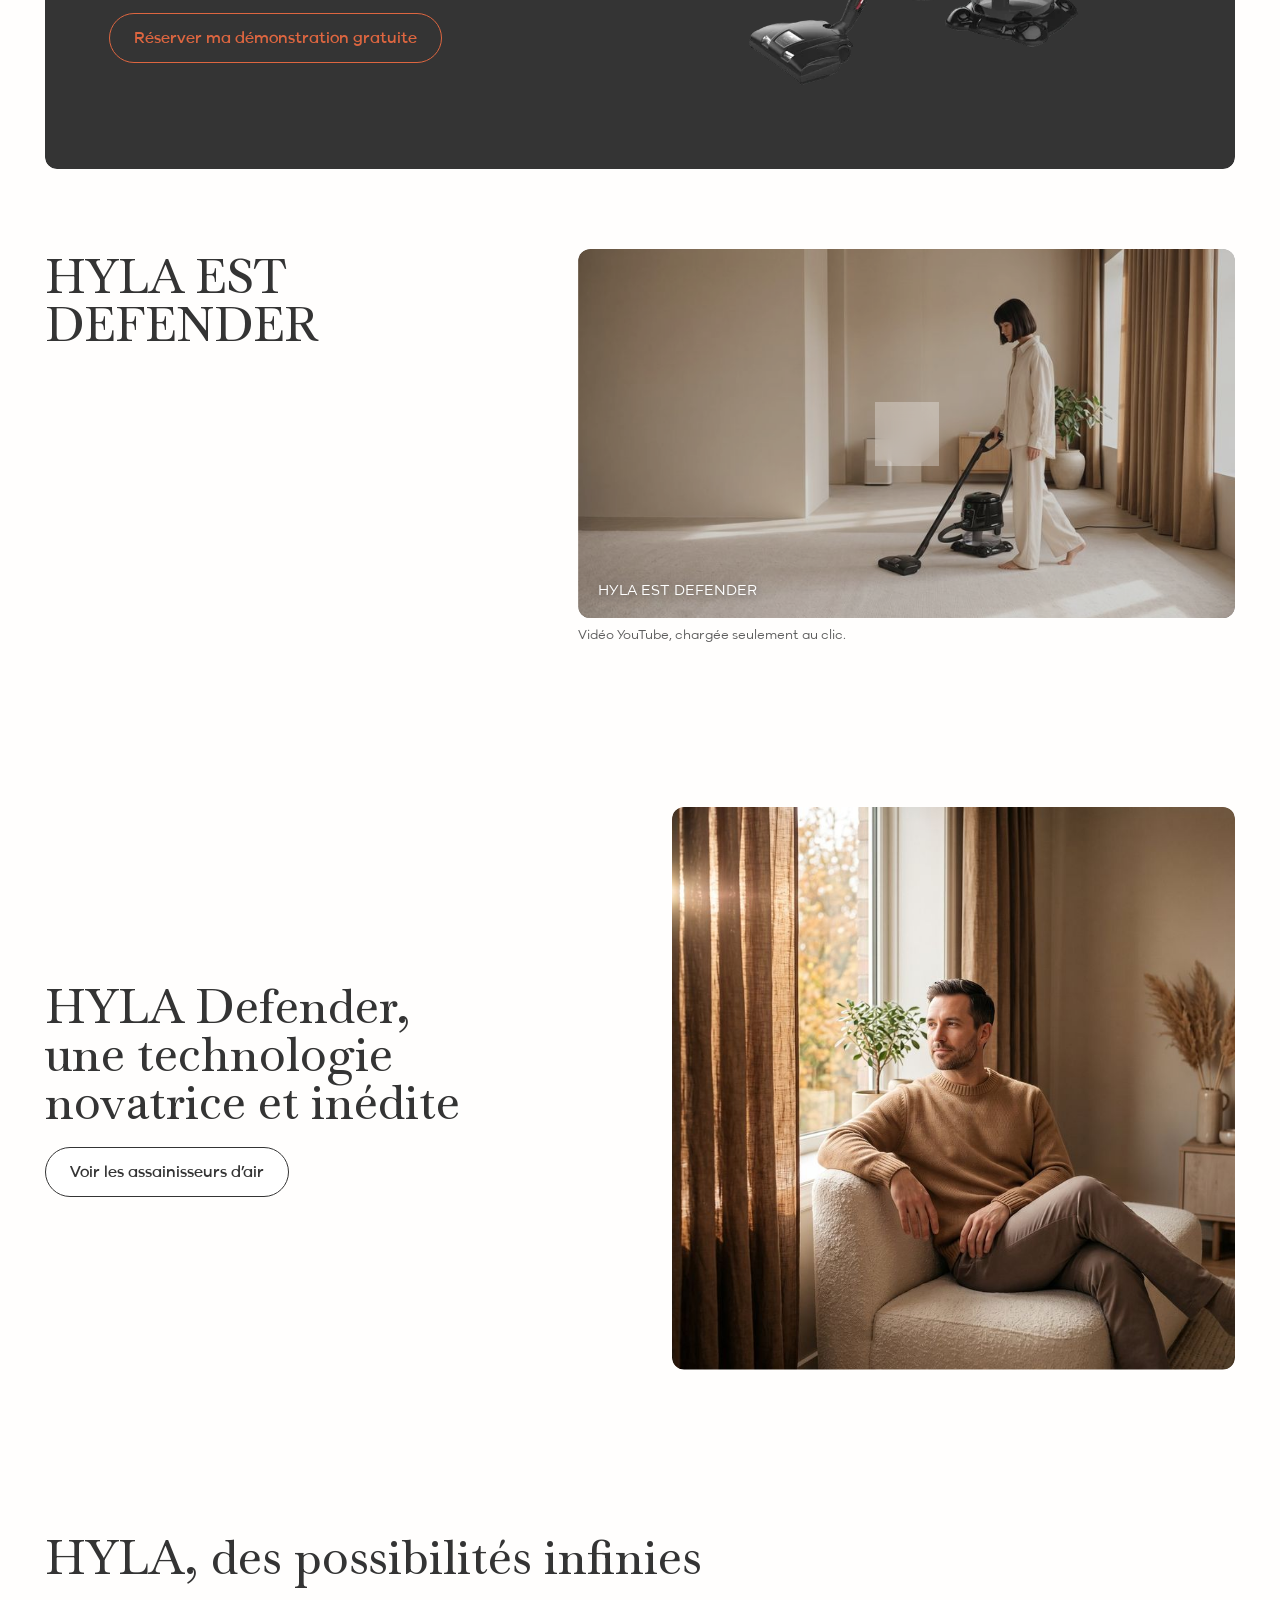
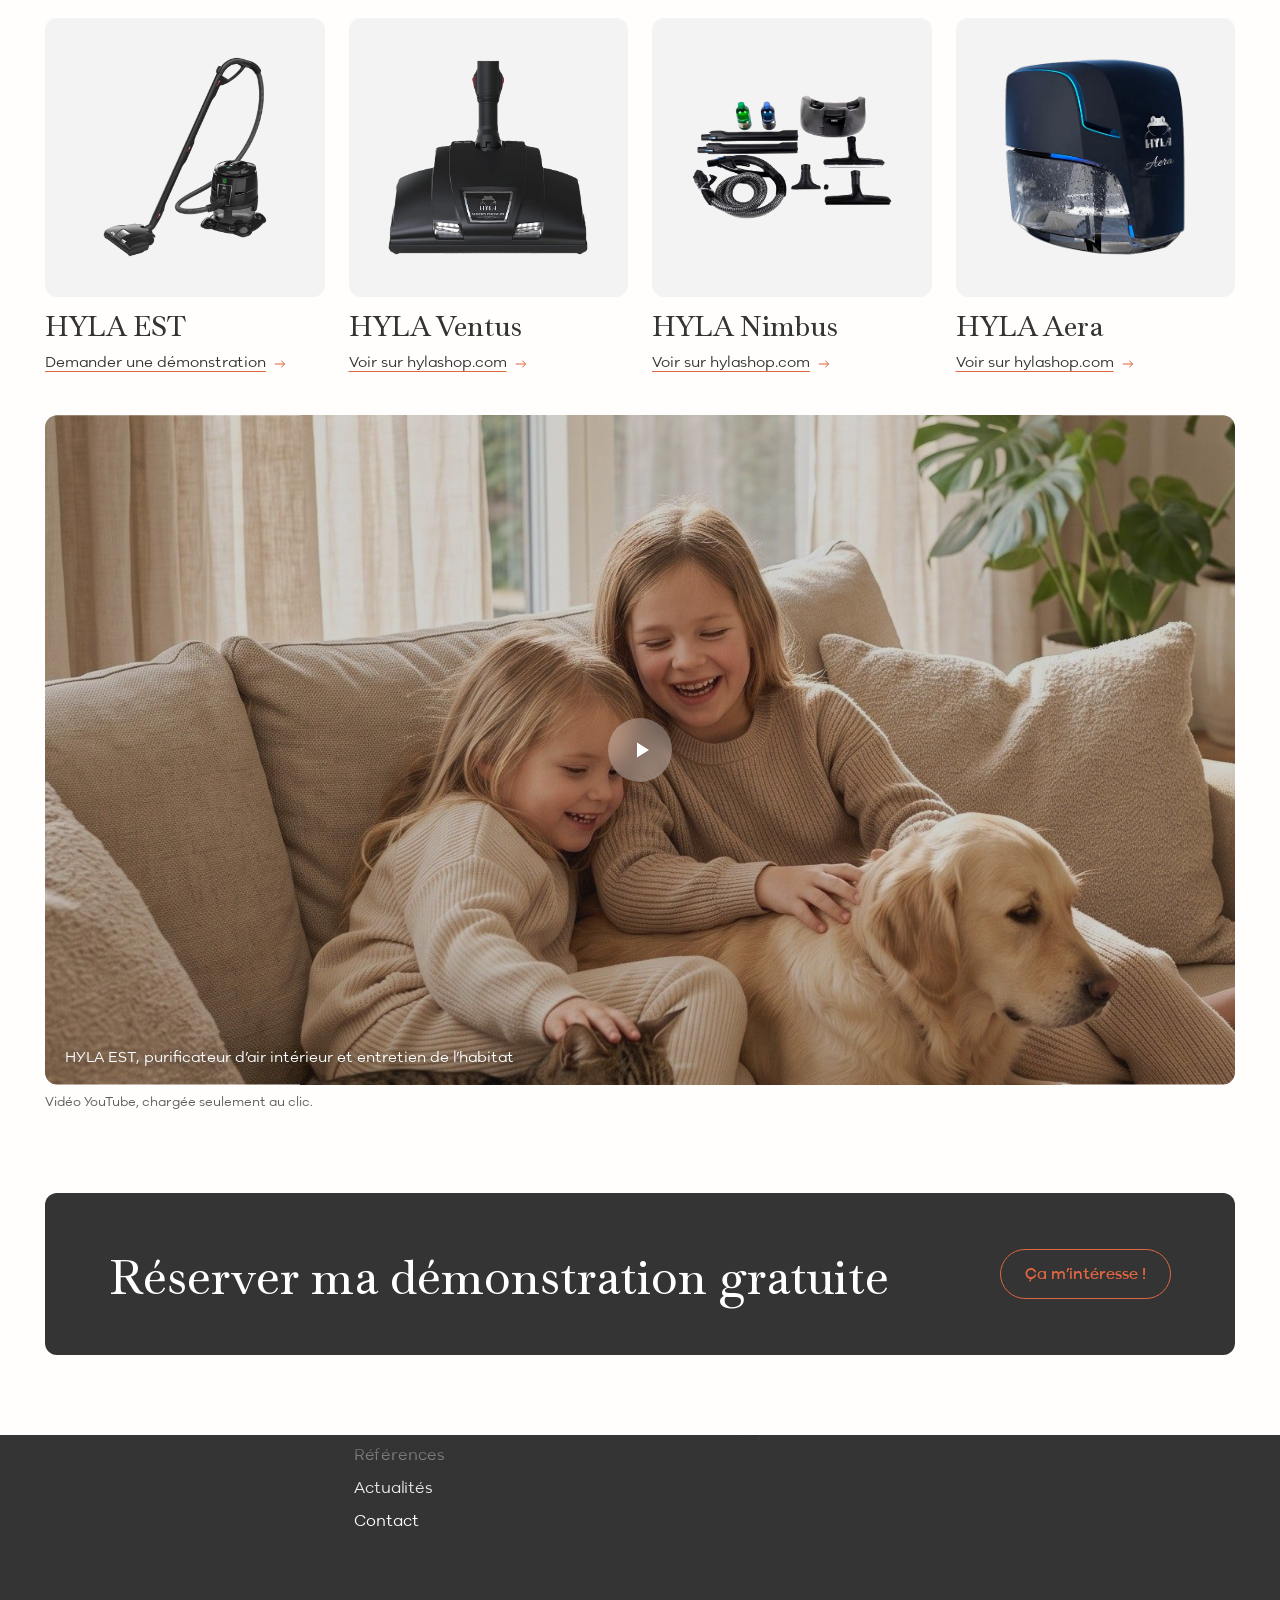
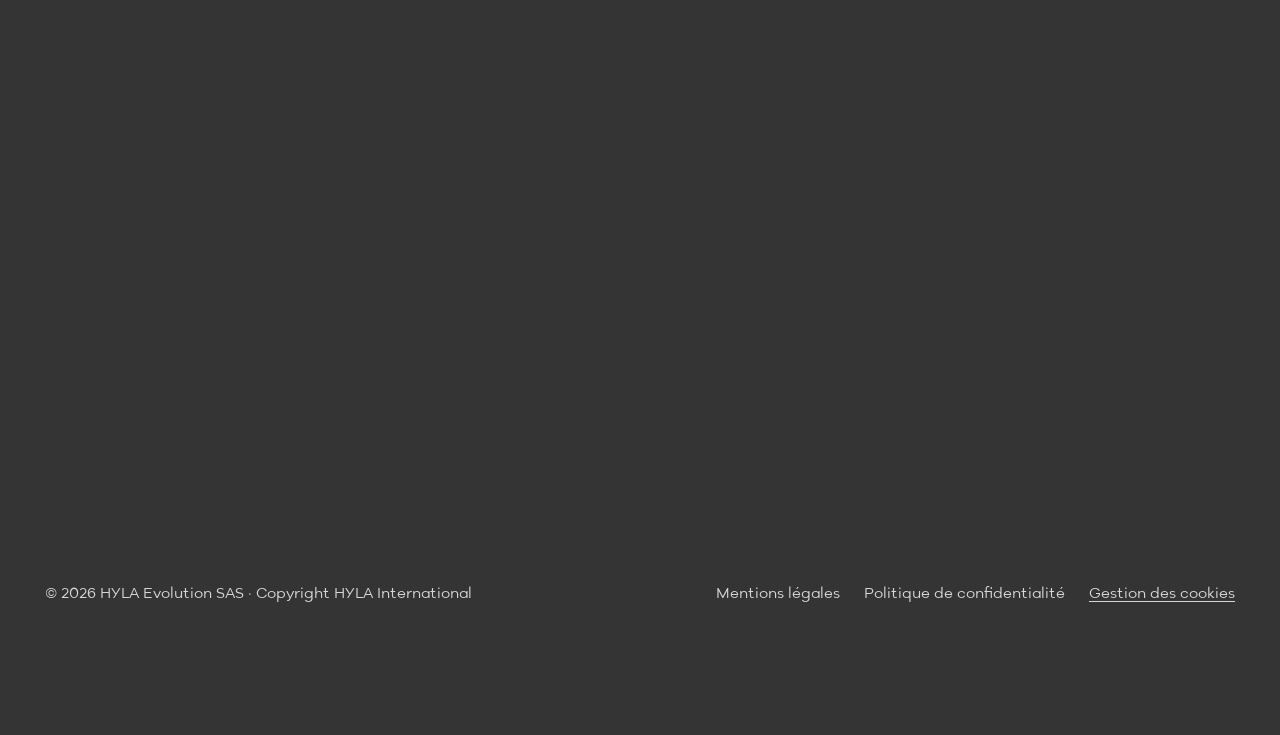
<file: produit/index.html>
<!doctype html>
<html lang="fr">
<head>
<meta charset="utf-8">
<meta name="viewport" content="width=device-width, initial-scale=1">
<title>Le HYLA E.S.T — Produit | HYLA France</title>
<meta name="description" content="HYLA E.S.T, « The Separator Technology » : une technologie inspirée de la nature qui piège les microparticules dans l'eau et purifie l'air de votre maison.">

<link rel="canonical" href="https://www.hyla.fr/produit/">
<meta property="og:type" content="website">
<meta property="og:locale" content="fr_FR">
<meta property="og:site_name" content="HYLA France">
<meta property="og:title" content="Le HYLA E.S.T — Produit | HYLA France">
<meta property="og:description" content="HYLA E.S.T, « The Separator Technology » : une technologie inspirée de la nature qui piège les microparticules dans l'eau et purifie l'air de votre maison.">
<meta property="og:url" content="https://www.hyla.fr/produit/">
<meta property="og:image" content="https://www.hyla.fr/assets/partage/og-hyla-france.jpg">
<meta property="og:image:width" content="1200">
<meta property="og:image:height" content="630">
<meta property="og:image:alt" content="Le HYLA EST dans un salon lumineux, logo HYLA France">
<meta name="twitter:card" content="summary_large_image">
<meta name="theme-color" content="#343434">
<link rel="icon" type="image/png" sizes="32x32" href="../assets/logos/favicon-32.png">
<link rel="apple-touch-icon" href="../assets/logos/apple-touch-icon.png">
<link rel="preload" href="../assets/fonts/hyla-headline-regular.woff2" as="font" type="font/woff2" crossorigin>
<link rel="preload" href="../assets/fonts/hyla-sans-regular.woff2" as="font" type="font/woff2" crossorigin>
<link rel="stylesheet" href="../assets/vendor/cookieconsent/cookieconsent.css?v=3.3.0">
<link rel="stylesheet" href="../assets/css/site.css?v=20261106">
</head>
<body>
<a class="skip" href="#contenu">Aller au contenu</a>
<div class="hy-annonce" role="region" aria-label="Publication judiciaire">
  <a class="hy-wrap" href="../actualites/jugement-tribunal-judiciaire-laon-25-aout-2026/"><span><strong>Publication judiciaire</strong> · Jugement du <span class="hy-annonce__long">Tribunal judiciaire de Laon du </span>25 août 2026</span>
  <span class="hy-annonce__lire">Lire la décision</span></a>
</div>
<header class="hy-header">
  <div class="hy-wrap">
    <a class="hy-logo" href="../"><img src="../assets/logos/hyla-france-texte.svg" alt="HYLA France by HYLA EVOLUTION, accueil" width="258" height="57"></a>
    <nav class="hy-nav" id="menu" aria-label="Navigation principale">
      <ul>
<li><a href="../">Accueil</a></li>
<li><a href="../produit/" aria-current="page">Produit</a></li>
<li><a href="../a-propos-de-nous/">À propos de nous</a></li>
<li><a href="../recrutement/">Recrutement</a></li>
<li><a href="../references/">Références</a></li>
<li><a href="../actualites/">Actualités</a></li>
<li><a href="../contact/">Contact</a></li>
        <li class="hy-nav__shop"><a class="hy-btn hy-btn--primary" href="https://www.hylashop.com/" target="_blank" rel="noopener"><span class="hy-btn__wrapper"><span class="hy-btn__default">La boutique hylashop.com</span><span class="hy-btn__hover" aria-hidden="true">La boutique hylashop.com</span></span></a></li>
      </ul>
    </nav>
    <div class="hy-header__actions">
      <span class="hy-shop-btn"><a class="hy-btn hy-btn--secondary hy-btn--sm" href="https://www.hylashop.com/" target="_blank" rel="noopener"><span class="hy-btn__wrapper"><span class="hy-btn__default">La boutique</span><span class="hy-btn__hover" aria-hidden="true">La boutique</span></span></a></span>
      <a class="hy-frog" href="../" tabindex="-1" aria-hidden="true"><img src="../assets/logos/hyla-grenouille-corail.svg" alt="" width="40" height="40"></a>
      <button class="hy-burger" type="button" aria-expanded="false" aria-controls="menu"><i><span></span></i><span class="hy-burger__label">Menu</span></button>
    </div>
  </div>
</header>
<main id="contenu">
<section class="hy-hero hy-hero--court">
  <div class="hy-hero__media"><img src="../assets/img/hyla-ia-sante-famille-chien-chat-1600.jpg" srcset="../assets/img/hyla-ia-sante-famille-chien-chat-800.jpg 800w, ../assets/img/hyla-ia-sante-famille-chien-chat-1600.jpg 1600w" sizes="(min-width: 992px) 64vw, 100vw" width="1600" height="1601" alt="Deux enfants câlinent leur chien et leur chat sur un canapé" loading="eager" fetchpriority="high"></div>
  <div class="hy-hero__panel">
    <h1 class="hy-hero__title"><span class="hy-pairing">Respirez,</span> <span class="hy-pairing-end">vous avez un HYLA.</span></h1>
    <p class="hy-hero__text">Découvrez une technologie inspirée de la nature, garantissant une excellente qualité de l’air au sein de l’habitat et des intérieurs.</p>
    <a class="hy-btn hy-btn--primary" href="../contact/"><span class="hy-btn__wrapper"><span class="hy-btn__default">Réserver ma démonstration gratuite</span><span class="hy-btn__hover" aria-hidden="true">Réserver ma démonstration gratuite</span></span></a>
  </div>
</section>

<section class="hy-section">
  <div class="hy-wrap hy-split">
    <h2 class="hy-h2">HYLA, certifié et reconnu</h2>
    <div style="display:grid;gap:24px;justify-items:start">
      <ul class="hy-certs">
        <li><img src="../assets/img/asthme_et_allergies.webp" width="300" height="226" alt="Asthme &amp; Allergies Association" loading="lazy" decoding="async"></li>
        <li><img src="../assets/img/eurovent.webp" width="300" height="226" alt="Eurovent Certita Certification" loading="lazy" decoding="async"></li>
        <li><img src="../assets/img/nf.webp" width="300" height="226" alt="NF" loading="lazy" decoding="async"></li>
      </ul>
      <a class="hy-btn hy-btn--secondary" href="https://assets.hyla.com/2026/06/certificationDiplomaRange20251217112758838.pdf" target="_blank" rel="noopener" download><span class="hy-btn__wrapper"><span class="hy-btn__default">Découvrir toutes les certifications ici</span><span class="hy-btn__hover" aria-hidden="true">Découvrir toutes les certifications ici</span></span></a>
    </div>
  </div>
</section>

<section class="hy-section">
  <div class="hy-wrap">
    <div class="hy-feature">
      <div class="hy-feature__content">
        <h2 class="hy-feature__title">HYLA E.S.T</h2>
        <p class="hy-feature__sub">« The Separator Technology »</p>
        <div class="hy-feature__text">
          <p>Quand l’air et la poussière entrent dans le Système HYLA, le séparateur crée un courant ascendant d’eau qui piège toutes les microparticules.</p>
          <p>Cet effet de geyser assure une filtration optimisée qui purifie l’air et le rend propre dans votre maison.</p>
        </div>
        <a class="hy-btn hy-btn--primary" href="../contact/"><span class="hy-btn__wrapper"><span class="hy-btn__default">Réserver ma démonstration gratuite</span><span class="hy-btn__hover" aria-hidden="true">Réserver ma démonstration gratuite</span></span></a>
      </div>
      <div class="hy-feature__media"><img src="../assets/img/charte-hyla-est-detoure.webp" width="616" height="736" alt="Le HYLA E.S.T" loading="lazy" decoding="async"></div>
    </div>
  </div>
</section>

<section class="hy-section" style="padding-top:0">
  <div class="hy-wrap hy-split">
    <h2 class="hy-h2">HYLA EST DEFENDER</h2>
    <div>
      <button class="hy-video" type="button" data-youtube="IKk0prKhFMw" data-titre="HYLA EST DEFENDER" aria-label="Lire la vidéo HYLA EST DEFENDER">
        <img src="../assets/img/hyla-ia-art-of-cleaning-1600.jpg" srcset="../assets/img/hyla-ia-art-of-cleaning-800.jpg 800w, ../assets/img/hyla-ia-art-of-cleaning-1600.jpg 1600w" sizes="(min-width: 992px) 55vw, 100vw" width="1600" height="1074" alt="" loading="lazy" decoding="async">
        <span class="hy-video__play" aria-hidden="true"><svg viewBox="0 0 24 24"><path d="M7 4.5v15l12-7.5z" fill="currentColor"/></svg></span>
        <span class="hy-video__titre">HYLA EST DEFENDER</span>
      </button>
      <p class="hy-video-note">Vidéo YouTube, chargée seulement au clic.</p>
    </div>
  </div>
</section>

<section class="hy-edito hy-edito--simple hy-edito--img-right">
  <div class="hy-wrap hy-edito__grid">
    <div class="hy-edito__media"><img src="../assets/img/hyla-ia-innovation-homme-1600.jpg" srcset="../assets/img/hyla-ia-innovation-homme-800.jpg 800w, ../assets/img/hyla-ia-innovation-homme-1600.jpg 1600w" sizes="(min-width: 992px) 45vw, 100vw" width="1600" height="1600" alt="Un homme détendu dans un fauteuil, dans un salon baigné de lumière" loading="lazy" decoding="async"></div>
    <div class="hy-edito__content">
      <h2 class="hy-edito__title">HYLA Defender, une technologie novatrice et inédite</h2>
      <a class="hy-btn hy-btn--secondary" href="https://www.hylashop.com/collections/assainisseurs-d-air" target="_blank" rel="noopener"><span class="hy-btn__wrapper"><span class="hy-btn__default">Voir les assainisseurs d’air</span><span class="hy-btn__hover" aria-hidden="true">Voir les assainisseurs d’air</span></span></a>
    </div>
  </div>
</section>

<section class="hy-section">
  <div class="hy-wrap">
    <div class="hy-tiles__head"><h2 class="hy-h2">HYLA, des possibilités infinies</h2></div>
    <ul class="hy-tiles hy-tiles--4">
      <li><a class="hy-tile" href="../contact/">
        <span class="hy-tile__media"><img src="../assets/img/charte-hyla-est-detoure.webp" width="616" height="736" alt="HYLA EST" loading="lazy" decoding="async"></span>
        <h3 class="hy-tile__title">HYLA EST</h3>
        <span class="hy-link">Demander une démonstration <svg viewBox="0 0 24 24" aria-hidden="true" focusable="false"><path d="M4 12h15m-5-5 5 5-5 5" fill="none" stroke="currentColor" stroke-width="1.5"/></svg></span></a></li>
      <li><a class="hy-tile" href="https://www.hylashop.com/products/brosse-ventus-e-s-t-seule" target="_blank" rel="noopener">
        <span class="hy-tile__media"><img src="../assets/img/charte-ventus-detoure.webp" width="691" height="673" alt="HYLA Ventus" loading="lazy" decoding="async"></span>
        <h3 class="hy-tile__title">HYLA Ventus</h3>
        <span class="hy-link">Voir sur hylashop.com <svg viewBox="0 0 24 24" aria-hidden="true" focusable="false"><path d="M4 12h15m-5-5 5 5-5 5" fill="none" stroke="currentColor" stroke-width="1.5"/></svg></span></a></li>
      <li><a class="hy-tile" href="https://www.hylashop.com/products/pack-nimbus-e-s-t-complet" target="_blank" rel="noopener">
        <span class="hy-tile__media"><img src="../assets/img/charte-nimbus-detoure.webp" width="686" height="447" alt="HYLA Nimbus" loading="lazy" decoding="async"></span>
        <h3 class="hy-tile__title">HYLA Nimbus</h3>
        <span class="hy-link">Voir sur hylashop.com <svg viewBox="0 0 24 24" aria-hidden="true" focusable="false"><path d="M4 12h15m-5-5 5 5-5 5" fill="none" stroke="currentColor" stroke-width="1.5"/></svg></span></a></li>
      <li><a class="hy-tile" href="https://www.hylashop.com/products/mini-purificateur-hyla-aera-v2-noir" target="_blank" rel="noopener">
        <span class="hy-tile__media"><img src="../assets/img/charte-aera-v2-noir-detoure.webp" width="455" height="491" alt="Mini purificateur HYLA Aera V2" loading="lazy" decoding="async"></span>
        <h3 class="hy-tile__title">HYLA Aera</h3>
        <span class="hy-link">Voir sur hylashop.com <svg viewBox="0 0 24 24" aria-hidden="true" focusable="false"><path d="M4 12h15m-5-5 5 5-5 5" fill="none" stroke="currentColor" stroke-width="1.5"/></svg></span></a></li>
    </ul>
    <div style="margin-top:40px">
      <button class="hy-video" type="button" data-youtube="bE1gnPB2Fw4" data-titre="HYLA EST, purificateur d’air intérieur et entretien de l’habitat" aria-label="Lire la vidéo HYLA EST, purificateur d’air intérieur et entretien de l’habitat">
        <img src="../assets/img/hyla-ia-sante-famille-chien-chat-1600.jpg" srcset="../assets/img/hyla-ia-sante-famille-chien-chat-800.jpg 800w, ../assets/img/hyla-ia-sante-famille-chien-chat-1600.jpg 1600w" sizes="(min-width: 1590px) 1500px, 100vw" width="1600" height="1601" alt="" loading="lazy" decoding="async">
        <span class="hy-video__play" aria-hidden="true"><svg viewBox="0 0 24 24"><path d="M7 4.5v15l12-7.5z" fill="currentColor"/></svg></span>
        <span class="hy-video__titre">HYLA EST, purificateur d’air intérieur et entretien de l’habitat</span>
      </button>
      <p class="hy-video-note">Vidéo YouTube, chargée seulement au clic.</p>
    </div>
  </div>
</section>

<section class="hy-section" style="padding-top:0">
  <div class="hy-wrap">
    <div class="hy-cta">
      <h2>Réserver ma démonstration gratuite</h2>
      <a class="hy-btn hy-btn--primary" href="../contact/"><span class="hy-btn__wrapper"><span class="hy-btn__default">Ça m’intéresse !</span><span class="hy-btn__hover" aria-hidden="true">Ça m’intéresse !</span></span></a>
    </div>
  </div>
</section>

</main>
<footer class="hf" data-hf>
  <div class="hf-fond">
    <div class="hy-wrap hf-haut">
      <div class="hf-marque hf-ani-1">
        <a href="../"><img src="../assets/logos/hyla-france-texte-fond-sombre.svg" alt="HYLA France by HYLA EVOLUTION, accueil" width="258" height="57" loading="lazy"></a>
        <img class="hf-grenouille" src="../assets/logos/hyla-grenouille-corail.svg" alt="" width="56" height="56" loading="lazy">
      </div>
      <div class="hf-ani-1">
        <p class="hf-titre">Le site</p>
        <ul class="hf-liens">
          <li><a href="../"><span class="hf-u">Accueil</span></a></li>
          <li><a href="../produit/"><span class="hf-u">Produit</span></a></li>
          <li><a href="../a-propos-de-nous/"><span class="hf-u">À propos de nous</span></a></li>
          <li><a href="../recrutement/"><span class="hf-u">Recrutement</span></a></li>
          <li><a href="../references/"><span class="hf-u">Références</span></a></li>
          <li><a href="../actualites/"><span class="hf-u">Actualités</span></a></li>
          <li><a href="../contact/"><span class="hf-u">Contact</span></a></li>
        </ul>
      </div>
      <div class="hf-ani-1">
        <p class="hf-titre">Coordonnées</p>
        <ul class="hf-liens">
          <li>HYLA Evolution SAS</li>
          <li>12, rue Thomas Edison<br>77100 Meaux</li>
          <li><a href="tel:+33185764826"><span class="hf-u">Tél.&nbsp;: +33&nbsp;1&nbsp;85&nbsp;76&nbsp;48&nbsp;26</span></a></li>
          <li><a href="mailto:info@hyla-est.fr"><span class="hf-u">E-mail&nbsp;: info@hyla-est.fr</span></a></li>
        </ul>
      </div>
      <div class="hf-ani-1">
        <p class="hf-titre">Boutique et réseaux</p>
        <ul class="hf-liens">
          <li><a href="https://www.hylashop.com/" target="_blank" rel="noopener"><span class="hf-u">hylashop.com</span></a></li>
          <li><a href="../contact/"><span class="hf-u">Demander une démonstration</span></a></li>
        </ul>
        <ul class="hf-reseaux">
          <li><a href="https://www.facebook.com/groups/108998739127755/" target="_blank" rel="noopener" aria-label="Facebook"><svg viewBox="0 0 24 24" aria-hidden="true" focusable="false"><path d="M12 0c6.627 0 12 5.373 12 12 0 5.99-4.388 10.954-10.125 11.855v-8.386h2.796L17.203 12h-3.328V9.749c0-.534.147-1.06.541-1.418.528-.477 1.31-.456 1.415-.456h1.513V4.922s-1.051-.18-2.194-.225C12.73 4.6 11.08 5.45 10.43 6.98c-.2.48-.305 1.12-.305 1.98V12H7.078v3.469h3.047v8.386C4.388 22.955 0 17.989 0 12 0 5.373 5.373 0 12 0Z" fill="currentColor"/></svg></a></li>
          <li><a href="https://www.youtube.com/channel/UCPMZX1WYN2klJpLo7OoYUUA" target="_blank" rel="noopener" aria-label="YouTube"><svg viewBox="0 0 24 24" aria-hidden="true" focusable="false"><path d="M12 4s7.505 0 9.378.502A3.006 3.006 0 0 1 23.5 6.624c.5 1.87.5 5.776.5 5.776s0 3.906-.502 5.777a3.006 3.006 0 0 1-2.122 2.122C19.504 20.8 12 20.8 12 20.8s-7.505 0-9.376-.502a3.006 3.006 0 0 1-2.122-2.122C0 16.306 0 12.4 0 12.4s0-3.906.502-5.776a3.006 3.006 0 0 1 2.122-2.122C4.495 4 12 4 12 4ZM9.6 16l6.236-3.6L9.6 8.8V16Z" fill="currentColor"/></svg></a></li>
        </ul>
      </div>
    </div>
    <div class="hy-wrap hf-grand-logo hf-ani-2" aria-hidden="true">
      <img src="../assets/logos/hyla-wordmark-corail.svg" alt="" width="323" height="66" loading="lazy">
    </div>
    <div class="hy-wrap hf-bas hf-ani-3">
      <p>© 2026 HYLA Evolution SAS · Copyright HYLA International</p>
      <ul>
        <li><a href="../mentions-legales/">Mentions légales</a></li>
        <li><a href="../politique-de-confidentialite/">Politique de confidentialité</a></li>
        <li><button class="hf-cookies" type="button" data-cc="show-preferencesModal">Gestion des cookies</button></li>
      </ul>
    </div>
  </div>
</footer>
<script src="../assets/js/site.js?v=20261106" defer></script>
<script src="../assets/vendor/cookieconsent/cookieconsent.umd.js?v=3.3.0" defer></script>
<script src="../assets/js/consent.js?v=20261106" data-confidentialite="../politique-de-confidentialite/" defer></script>
</body>
</html>
</file>
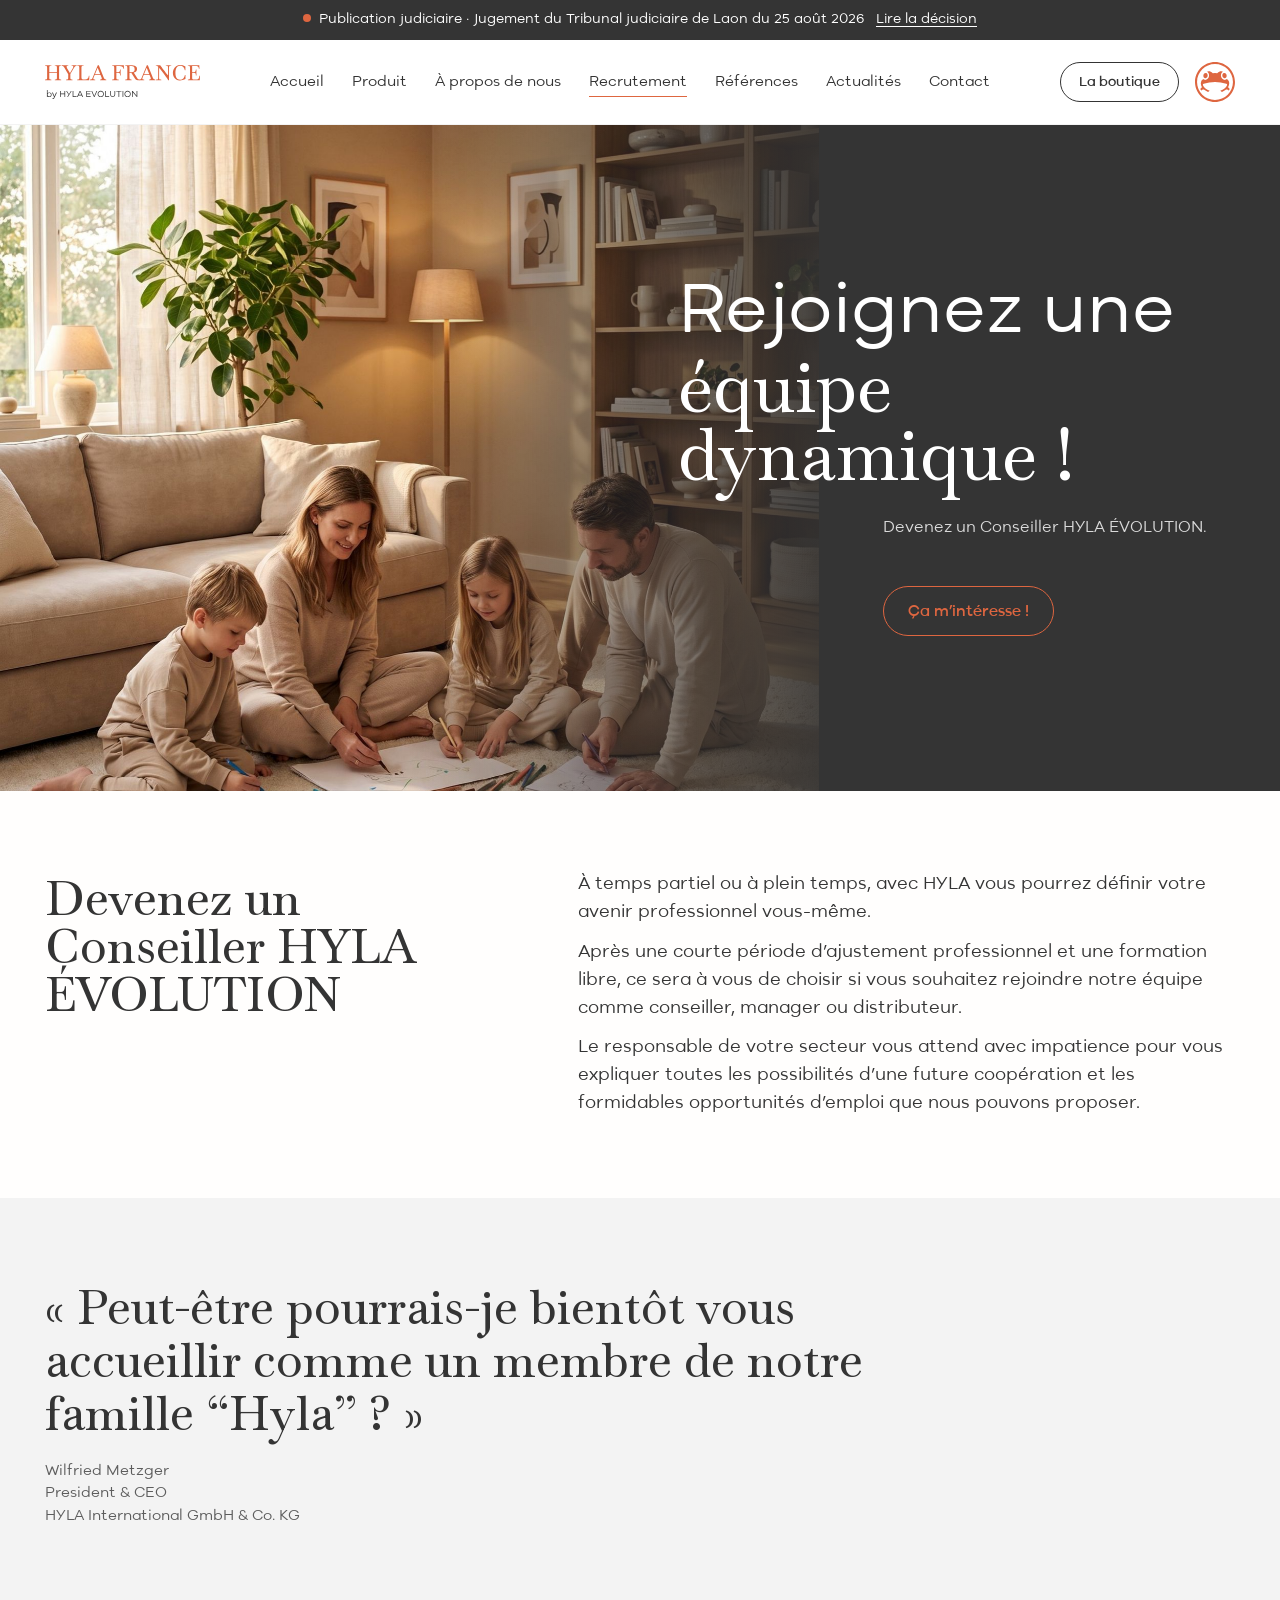
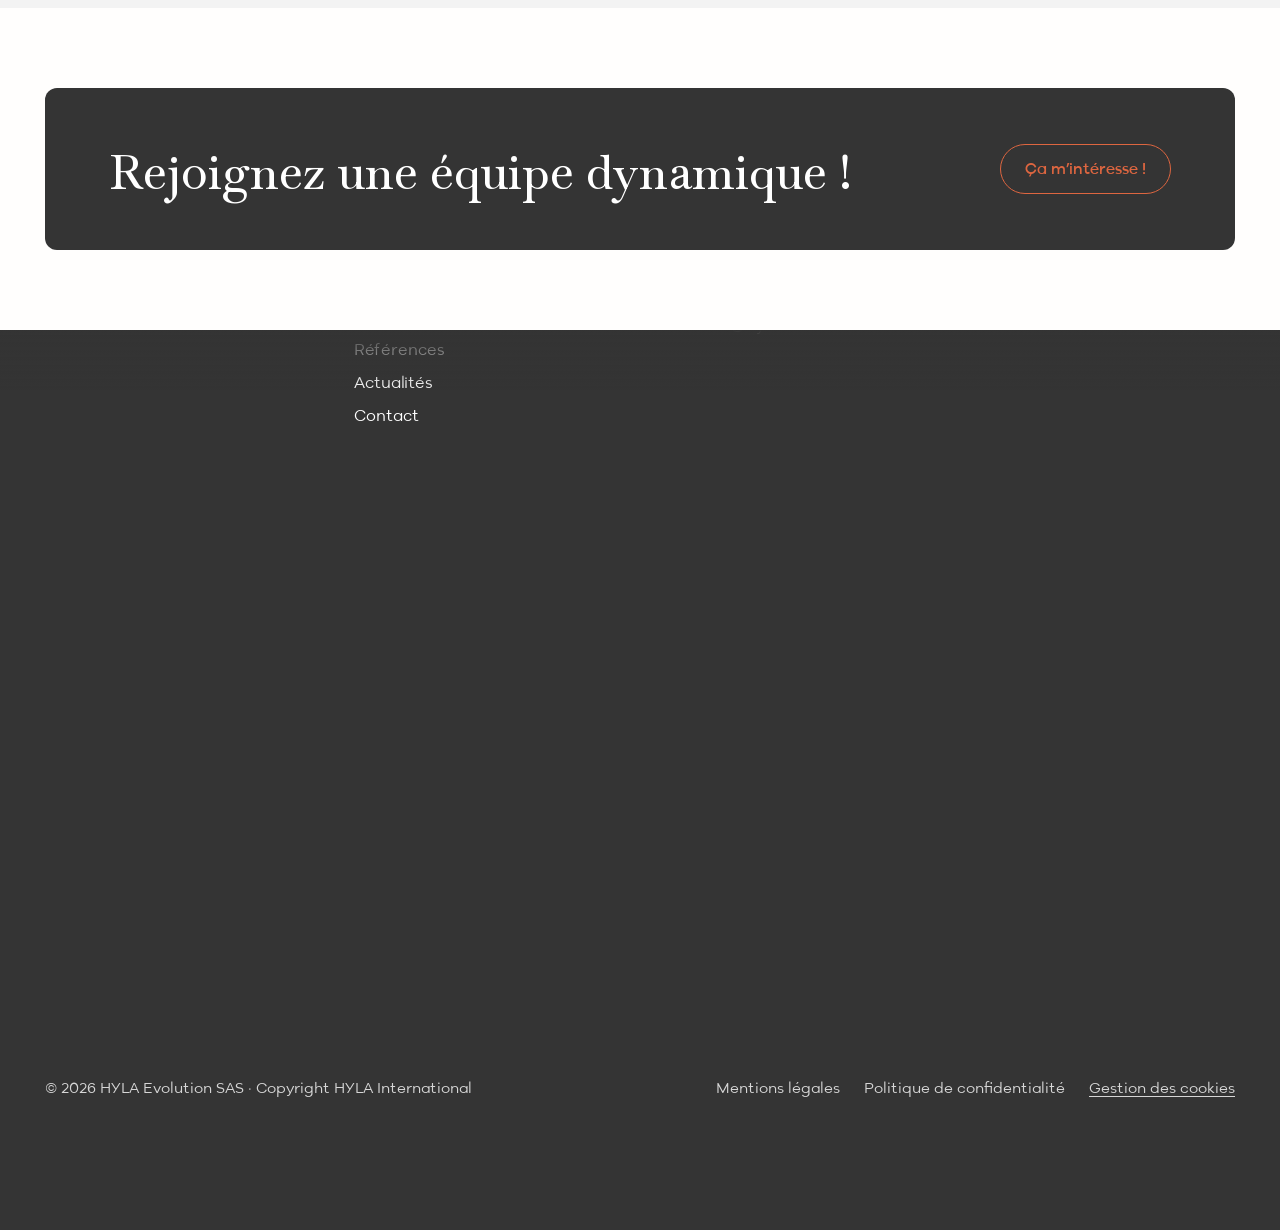
<file: recrutement/index.html>
<!doctype html>
<html lang="fr">
<head>
<meta charset="utf-8">
<meta name="viewport" content="width=device-width, initial-scale=1">
<title>Recrutement — Devenez conseiller HYLA Evolution | HYLA France</title>
<meta name="description" content="Devenez conseiller HYLA Evolution, à temps partiel ou à plein temps : formation, puis conseiller, manager ou distributeur.">

<link rel="canonical" href="https://www.hyla.fr/recrutement/">
<meta property="og:type" content="website">
<meta property="og:locale" content="fr_FR">
<meta property="og:site_name" content="HYLA France">
<meta property="og:title" content="Recrutement — Devenez conseiller HYLA Evolution | HYLA France">
<meta property="og:description" content="Devenez conseiller HYLA Evolution, à temps partiel ou à plein temps : formation, puis conseiller, manager ou distributeur.">
<meta property="og:url" content="https://www.hyla.fr/recrutement/">
<meta property="og:image" content="https://www.hyla.fr/assets/partage/og-hyla-france.jpg">
<meta property="og:image:width" content="1200">
<meta property="og:image:height" content="630">
<meta property="og:image:alt" content="Le HYLA EST dans un salon lumineux, logo HYLA France">
<meta name="twitter:card" content="summary_large_image">
<meta name="theme-color" content="#343434">
<link rel="icon" type="image/png" sizes="32x32" href="../assets/logos/favicon-32.png">
<link rel="apple-touch-icon" href="../assets/logos/apple-touch-icon.png">
<link rel="preload" href="../assets/fonts/hyla-headline-regular.woff2" as="font" type="font/woff2" crossorigin>
<link rel="preload" href="../assets/fonts/hyla-sans-regular.woff2" as="font" type="font/woff2" crossorigin>
<link rel="stylesheet" href="../assets/vendor/cookieconsent/cookieconsent.css?v=3.3.0">
<link rel="stylesheet" href="../assets/css/site.css?v=20261106">
</head>
<body>
<a class="skip" href="#contenu">Aller au contenu</a>
<div class="hy-annonce" role="region" aria-label="Publication judiciaire">
  <a class="hy-wrap" href="../actualites/jugement-tribunal-judiciaire-laon-25-aout-2026/"><span><strong>Publication judiciaire</strong> · Jugement du <span class="hy-annonce__long">Tribunal judiciaire de Laon du </span>25 août 2026</span>
  <span class="hy-annonce__lire">Lire la décision</span></a>
</div>
<header class="hy-header">
  <div class="hy-wrap">
    <a class="hy-logo" href="../"><img src="../assets/logos/hyla-france-texte.svg" alt="HYLA France by HYLA EVOLUTION, accueil" width="258" height="57"></a>
    <nav class="hy-nav" id="menu" aria-label="Navigation principale">
      <ul>
<li><a href="../">Accueil</a></li>
<li><a href="../produit/">Produit</a></li>
<li><a href="../a-propos-de-nous/">À propos de nous</a></li>
<li><a href="../recrutement/" aria-current="page">Recrutement</a></li>
<li><a href="../references/">Références</a></li>
<li><a href="../actualites/">Actualités</a></li>
<li><a href="../contact/">Contact</a></li>
        <li class="hy-nav__shop"><a class="hy-btn hy-btn--primary" href="https://www.hylashop.com/" target="_blank" rel="noopener"><span class="hy-btn__wrapper"><span class="hy-btn__default">La boutique hylashop.com</span><span class="hy-btn__hover" aria-hidden="true">La boutique hylashop.com</span></span></a></li>
      </ul>
    </nav>
    <div class="hy-header__actions">
      <span class="hy-shop-btn"><a class="hy-btn hy-btn--secondary hy-btn--sm" href="https://www.hylashop.com/" target="_blank" rel="noopener"><span class="hy-btn__wrapper"><span class="hy-btn__default">La boutique</span><span class="hy-btn__hover" aria-hidden="true">La boutique</span></span></a></span>
      <a class="hy-frog" href="../" tabindex="-1" aria-hidden="true"><img src="../assets/logos/hyla-grenouille-corail.svg" alt="" width="40" height="40"></a>
      <button class="hy-burger" type="button" aria-expanded="false" aria-controls="menu"><i><span></span></i><span class="hy-burger__label">Menu</span></button>
    </div>
  </div>
</header>
<main id="contenu">
<section class="hy-hero hy-hero--court">
  <div class="hy-hero__media"><img src="../assets/img/hyla-ia-rejoindre-famille-1600.jpg" srcset="../assets/img/hyla-ia-rejoindre-famille-800.jpg 800w, ../assets/img/hyla-ia-rejoindre-famille-1600.jpg 1600w" sizes="(min-width: 992px) 64vw, 100vw" width="1600" height="1986" alt="Une famille réunie dans son salon" loading="eager" fetchpriority="high"></div>
  <div class="hy-hero__panel">
    <h1 class="hy-hero__title"><span class="hy-pairing">Rejoignez une</span> <span class="hy-pairing-end">équipe dynamique !</span></h1>
    <p class="hy-hero__text">Devenez un Conseiller HYLA ÉVOLUTION.</p>
    <a class="hy-btn hy-btn--primary" href="../contact/#carriere"><span class="hy-btn__wrapper"><span class="hy-btn__default">Ça m’intéresse !</span><span class="hy-btn__hover" aria-hidden="true">Ça m’intéresse !</span></span></a>
  </div>
</section>

<section class="hy-section">
  <div class="hy-wrap hy-split">
    <h2 class="hy-h2">Devenez un Conseiller HYLA ÉVOLUTION</h2>
    <div class="hy-lead">
      <p>À temps partiel ou à plein temps, avec HYLA vous pourrez définir votre avenir professionnel vous-même.</p>
      <p>Après une courte période d’ajustement professionnel et une formation libre, ce sera à vous de choisir si vous souhaitez rejoindre notre équipe comme conseiller, manager ou distributeur.</p>
      <p>Le responsable de votre secteur vous attend avec impatience pour vous expliquer toutes les possibilités d’une future coopération et les formidables opportunités d’emploi que nous pouvons proposer.</p>
    </div>
  </div>
</section>

<section class="hy-section hy-cool">
  <div class="hy-wrap">
    <figure style="margin:0">
      <blockquote class="hy-quote">« Peut-être pourrais-je bientôt vous accueillir comme un membre de notre famille “Hyla” ? »</blockquote>
      <figcaption class="hy-quote-by">Wilfried Metzger<br>President &amp; CEO<br>HYLA International GmbH &amp; Co. KG</figcaption>
    </figure>
  </div>
</section>

<section class="hy-section">
  <div class="hy-wrap">
    <div class="hy-cta">
      <h2>Rejoignez une équipe dynamique !</h2>
      <a class="hy-btn hy-btn--primary" href="../contact/#carriere"><span class="hy-btn__wrapper"><span class="hy-btn__default">Ça m’intéresse !</span><span class="hy-btn__hover" aria-hidden="true">Ça m’intéresse !</span></span></a>
    </div>
  </div>
</section>

</main>
<footer class="hf" data-hf>
  <div class="hf-fond">
    <div class="hy-wrap hf-haut">
      <div class="hf-marque hf-ani-1">
        <a href="../"><img src="../assets/logos/hyla-france-texte-fond-sombre.svg" alt="HYLA France by HYLA EVOLUTION, accueil" width="258" height="57" loading="lazy"></a>
        <img class="hf-grenouille" src="../assets/logos/hyla-grenouille-corail.svg" alt="" width="56" height="56" loading="lazy">
      </div>
      <div class="hf-ani-1">
        <p class="hf-titre">Le site</p>
        <ul class="hf-liens">
          <li><a href="../"><span class="hf-u">Accueil</span></a></li>
          <li><a href="../produit/"><span class="hf-u">Produit</span></a></li>
          <li><a href="../a-propos-de-nous/"><span class="hf-u">À propos de nous</span></a></li>
          <li><a href="../recrutement/"><span class="hf-u">Recrutement</span></a></li>
          <li><a href="../references/"><span class="hf-u">Références</span></a></li>
          <li><a href="../actualites/"><span class="hf-u">Actualités</span></a></li>
          <li><a href="../contact/"><span class="hf-u">Contact</span></a></li>
        </ul>
      </div>
      <div class="hf-ani-1">
        <p class="hf-titre">Coordonnées</p>
        <ul class="hf-liens">
          <li>HYLA Evolution SAS</li>
          <li>12, rue Thomas Edison<br>77100 Meaux</li>
          <li><a href="tel:+33185764826"><span class="hf-u">Tél.&nbsp;: +33&nbsp;1&nbsp;85&nbsp;76&nbsp;48&nbsp;26</span></a></li>
          <li><a href="mailto:info@hyla-est.fr"><span class="hf-u">E-mail&nbsp;: info@hyla-est.fr</span></a></li>
        </ul>
      </div>
      <div class="hf-ani-1">
        <p class="hf-titre">Boutique et réseaux</p>
        <ul class="hf-liens">
          <li><a href="https://www.hylashop.com/" target="_blank" rel="noopener"><span class="hf-u">hylashop.com</span></a></li>
          <li><a href="../contact/"><span class="hf-u">Demander une démonstration</span></a></li>
        </ul>
        <ul class="hf-reseaux">
          <li><a href="https://www.facebook.com/groups/108998739127755/" target="_blank" rel="noopener" aria-label="Facebook"><svg viewBox="0 0 24 24" aria-hidden="true" focusable="false"><path d="M12 0c6.627 0 12 5.373 12 12 0 5.99-4.388 10.954-10.125 11.855v-8.386h2.796L17.203 12h-3.328V9.749c0-.534.147-1.06.541-1.418.528-.477 1.31-.456 1.415-.456h1.513V4.922s-1.051-.18-2.194-.225C12.73 4.6 11.08 5.45 10.43 6.98c-.2.48-.305 1.12-.305 1.98V12H7.078v3.469h3.047v8.386C4.388 22.955 0 17.989 0 12 0 5.373 5.373 0 12 0Z" fill="currentColor"/></svg></a></li>
          <li><a href="https://www.youtube.com/channel/UCPMZX1WYN2klJpLo7OoYUUA" target="_blank" rel="noopener" aria-label="YouTube"><svg viewBox="0 0 24 24" aria-hidden="true" focusable="false"><path d="M12 4s7.505 0 9.378.502A3.006 3.006 0 0 1 23.5 6.624c.5 1.87.5 5.776.5 5.776s0 3.906-.502 5.777a3.006 3.006 0 0 1-2.122 2.122C19.504 20.8 12 20.8 12 20.8s-7.505 0-9.376-.502a3.006 3.006 0 0 1-2.122-2.122C0 16.306 0 12.4 0 12.4s0-3.906.502-5.776a3.006 3.006 0 0 1 2.122-2.122C4.495 4 12 4 12 4ZM9.6 16l6.236-3.6L9.6 8.8V16Z" fill="currentColor"/></svg></a></li>
        </ul>
      </div>
    </div>
    <div class="hy-wrap hf-grand-logo hf-ani-2" aria-hidden="true">
      <img src="../assets/logos/hyla-wordmark-corail.svg" alt="" width="323" height="66" loading="lazy">
    </div>
    <div class="hy-wrap hf-bas hf-ani-3">
      <p>© 2026 HYLA Evolution SAS · Copyright HYLA International</p>
      <ul>
        <li><a href="../mentions-legales/">Mentions légales</a></li>
        <li><a href="../politique-de-confidentialite/">Politique de confidentialité</a></li>
        <li><button class="hf-cookies" type="button" data-cc="show-preferencesModal">Gestion des cookies</button></li>
      </ul>
    </div>
  </div>
</footer>
<script src="../assets/js/site.js?v=20261106" defer></script>
<script src="../assets/vendor/cookieconsent/cookieconsent.umd.js?v=3.3.0" defer></script>
<script src="../assets/js/consent.js?v=20261106" data-confidentialite="../politique-de-confidentialite/" defer></script>
</body>
</html>
</file>
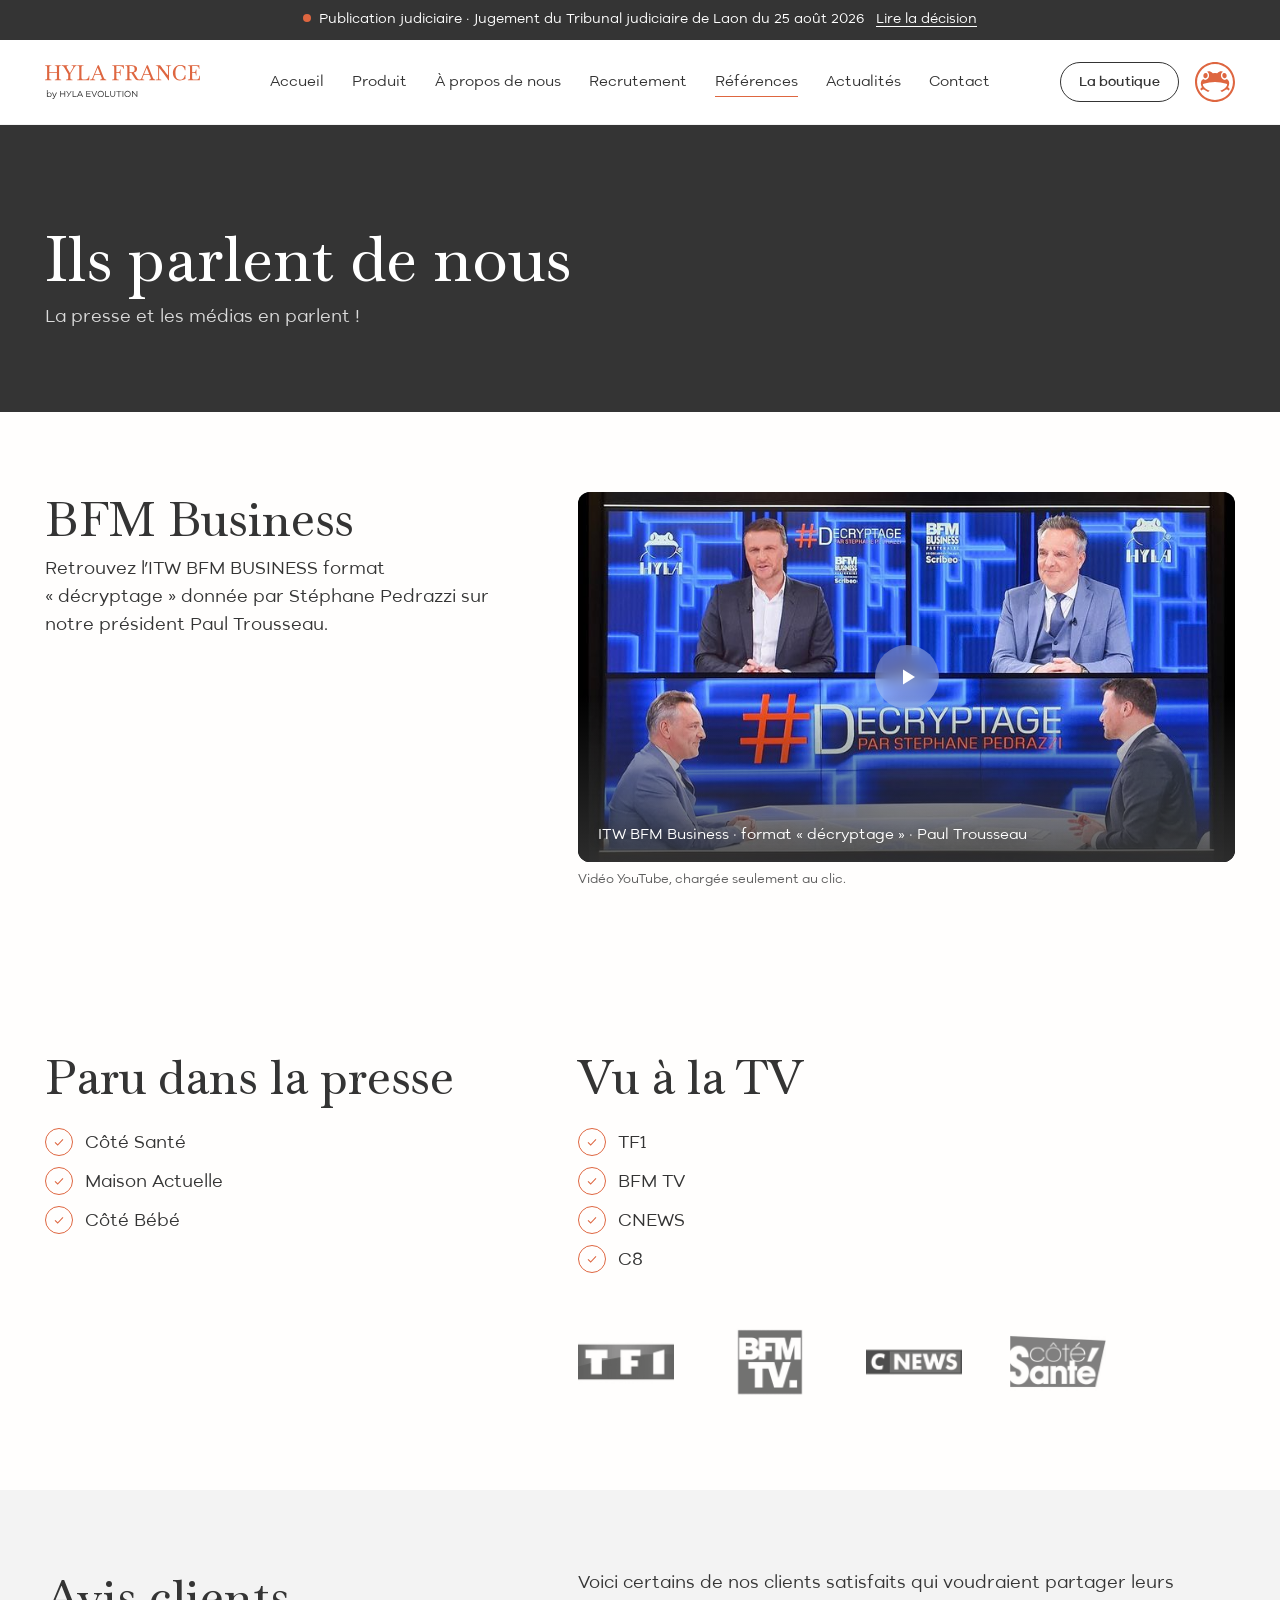
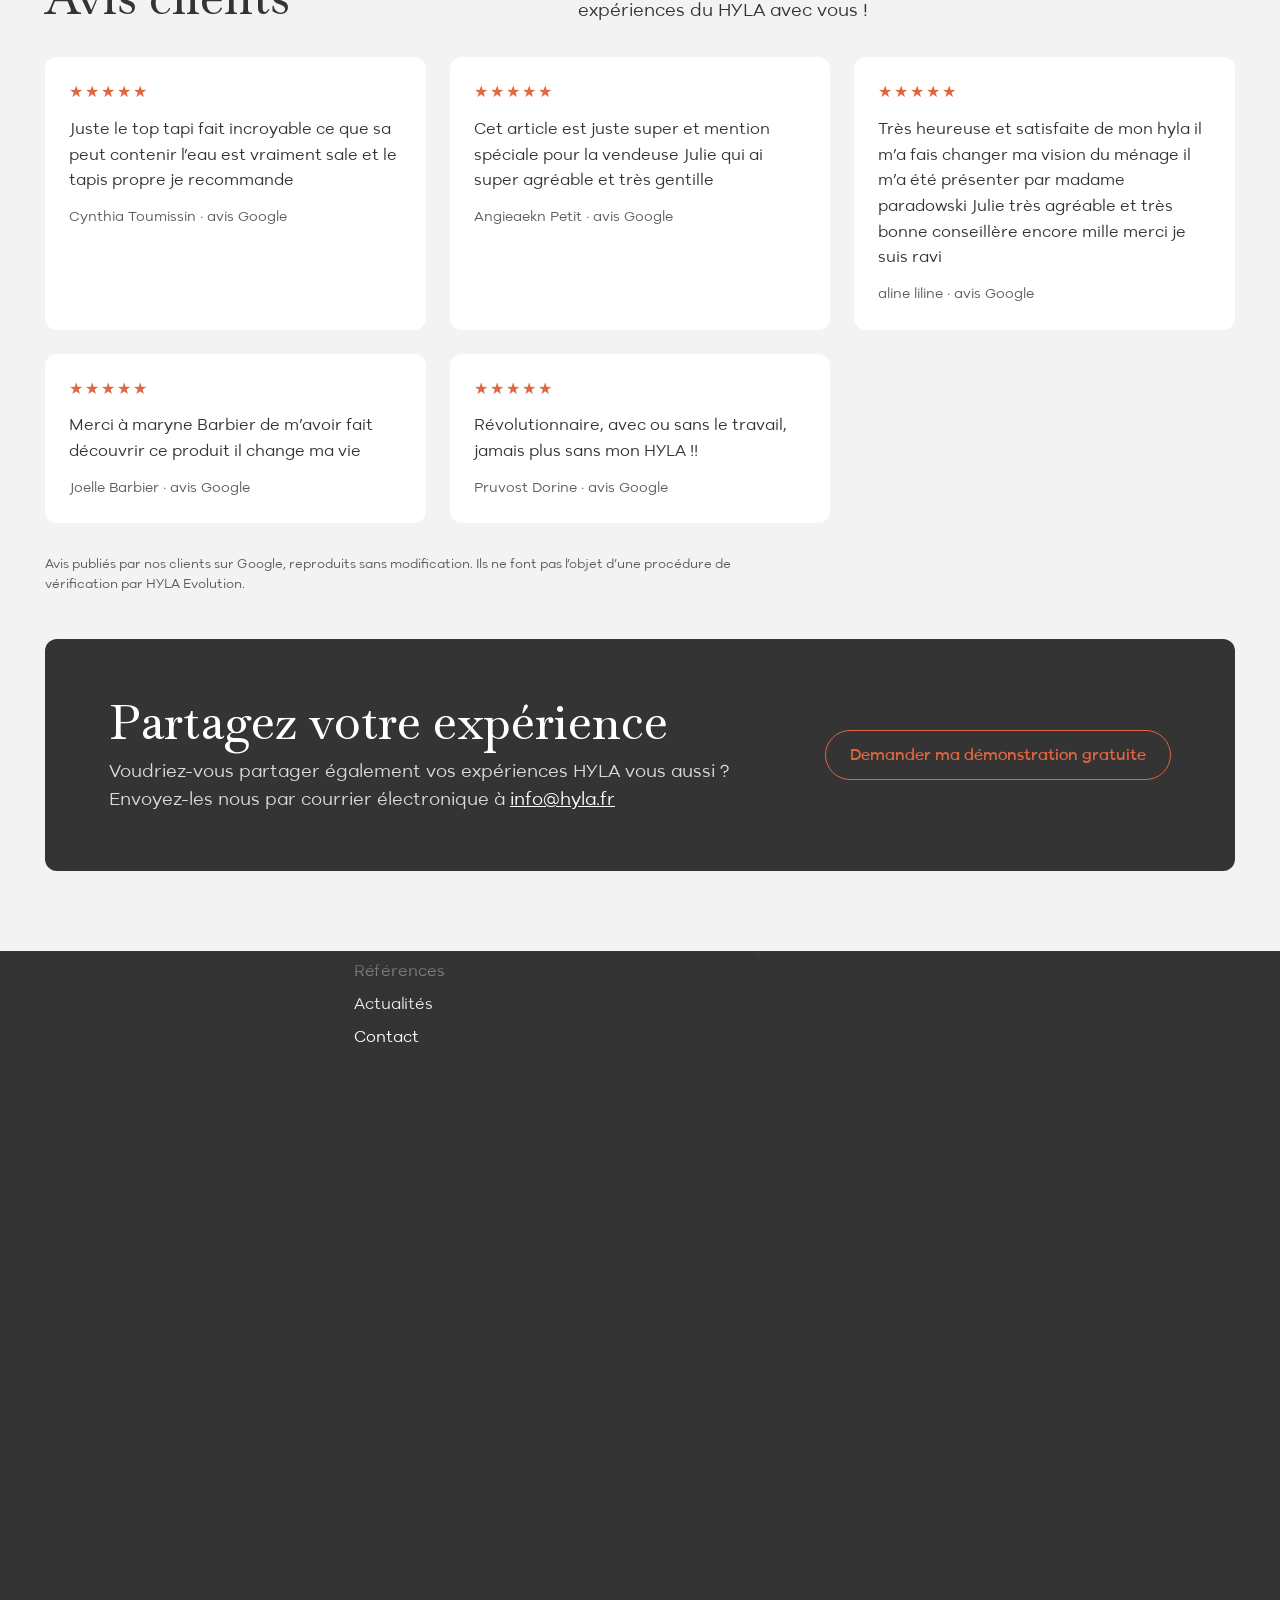
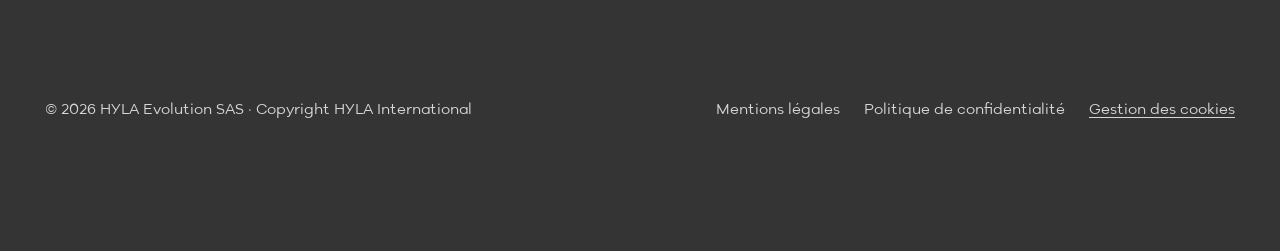
<file: references/index.html>
<!doctype html>
<html lang="fr">
<head>
<meta charset="utf-8">
<meta name="viewport" content="width=device-width, initial-scale=1">
<title>Références — Ils parlent de nous | HYLA France</title>
<meta name="description" content="La presse et les médias parlent de HYLA : interview BFM Business de Paul Trousseau, parutions presse, passages TV et avis de nos clients.">

<link rel="canonical" href="https://www.hyla.fr/references/">
<meta property="og:type" content="website">
<meta property="og:locale" content="fr_FR">
<meta property="og:site_name" content="HYLA France">
<meta property="og:title" content="Références — Ils parlent de nous | HYLA France">
<meta property="og:description" content="La presse et les médias parlent de HYLA : interview BFM Business de Paul Trousseau, parutions presse, passages TV et avis de nos clients.">
<meta property="og:url" content="https://www.hyla.fr/references/">
<meta property="og:image" content="https://www.hyla.fr/assets/partage/og-hyla-france.jpg">
<meta property="og:image:width" content="1200">
<meta property="og:image:height" content="630">
<meta property="og:image:alt" content="Le HYLA EST dans un salon lumineux, logo HYLA France">
<meta name="twitter:card" content="summary_large_image">
<meta name="theme-color" content="#343434">
<link rel="icon" type="image/png" sizes="32x32" href="../assets/logos/favicon-32.png">
<link rel="apple-touch-icon" href="../assets/logos/apple-touch-icon.png">
<link rel="preload" href="../assets/fonts/hyla-headline-regular.woff2" as="font" type="font/woff2" crossorigin>
<link rel="preload" href="../assets/fonts/hyla-sans-regular.woff2" as="font" type="font/woff2" crossorigin>
<link rel="stylesheet" href="../assets/vendor/cookieconsent/cookieconsent.css?v=3.3.0">
<link rel="stylesheet" href="../assets/css/site.css?v=20261106">
</head>
<body>
<a class="skip" href="#contenu">Aller au contenu</a>
<div class="hy-annonce" role="region" aria-label="Publication judiciaire">
  <a class="hy-wrap" href="../actualites/jugement-tribunal-judiciaire-laon-25-aout-2026/"><span><strong>Publication judiciaire</strong> · Jugement du <span class="hy-annonce__long">Tribunal judiciaire de Laon du </span>25 août 2026</span>
  <span class="hy-annonce__lire">Lire la décision</span></a>
</div>
<header class="hy-header">
  <div class="hy-wrap">
    <a class="hy-logo" href="../"><img src="../assets/logos/hyla-france-texte.svg" alt="HYLA France by HYLA EVOLUTION, accueil" width="258" height="57"></a>
    <nav class="hy-nav" id="menu" aria-label="Navigation principale">
      <ul>
<li><a href="../">Accueil</a></li>
<li><a href="../produit/">Produit</a></li>
<li><a href="../a-propos-de-nous/">À propos de nous</a></li>
<li><a href="../recrutement/">Recrutement</a></li>
<li><a href="../references/" aria-current="page">Références</a></li>
<li><a href="../actualites/">Actualités</a></li>
<li><a href="../contact/">Contact</a></li>
        <li class="hy-nav__shop"><a class="hy-btn hy-btn--primary" href="https://www.hylashop.com/" target="_blank" rel="noopener"><span class="hy-btn__wrapper"><span class="hy-btn__default">La boutique hylashop.com</span><span class="hy-btn__hover" aria-hidden="true">La boutique hylashop.com</span></span></a></li>
      </ul>
    </nav>
    <div class="hy-header__actions">
      <span class="hy-shop-btn"><a class="hy-btn hy-btn--secondary hy-btn--sm" href="https://www.hylashop.com/" target="_blank" rel="noopener"><span class="hy-btn__wrapper"><span class="hy-btn__default">La boutique</span><span class="hy-btn__hover" aria-hidden="true">La boutique</span></span></a></span>
      <a class="hy-frog" href="../" tabindex="-1" aria-hidden="true"><img src="../assets/logos/hyla-grenouille-corail.svg" alt="" width="40" height="40"></a>
      <button class="hy-burger" type="button" aria-expanded="false" aria-controls="menu"><i><span></span></i><span class="hy-burger__label">Menu</span></button>
    </div>
  </div>
</header>
<main id="contenu">
<section class="hy-pagehead">
  <div class="hy-wrap">
    <h1>Ils parlent de nous</h1>
    <p>La presse et les médias en parlent !</p>
  </div>
</section>

<section class="hy-section">
  <div class="hy-wrap hy-split">
    <div style="display:grid;gap:16px;align-content:start">
      <h2 class="hy-h2">BFM Business</h2>
      <p class="hy-lead">Retrouvez l’ITW BFM BUSINESS format « décryptage » donnée par Stéphane Pedrazzi sur notre président Paul Trousseau.</p>
    </div>
    <div>
      <button class="hy-video hy-video--miniature" type="button" data-youtube="fnWzUjvBa6k" data-titre="ITW BFM Business de Paul Trousseau, format « décryptage »" aria-label="Lire l’interview BFM Business de Paul Trousseau">
        <img src="../assets/img/bfm-itw-paul-trousseau-1600.jpg" srcset="../assets/img/bfm-itw-paul-trousseau-800.jpg 800w, ../assets/img/bfm-itw-paul-trousseau-1600.jpg 1600w" sizes="(min-width: 992px) 55vw, 100vw" width="1600" height="900" alt="" loading="lazy" decoding="async">
        <span class="hy-video__play" aria-hidden="true"><svg viewBox="0 0 24 24"><path d="M7 4.5v15l12-7.5z" fill="currentColor"/></svg></span>
        <span class="hy-video__titre">ITW BFM Business · format « décryptage » · Paul Trousseau</span>
      </button>
      <p class="hy-video-note">Vidéo YouTube, chargée seulement au clic.</p>
    </div>
  </div>
</section>

<section class="hy-section">
  <div class="hy-wrap hy-split">
    <div style="display:grid;gap:24px">
      <h2 class="hy-h2">Paru dans la presse</h2>
      <ul class="hy-checks"><li>Côté Santé</li><li>Maison Actuelle</li><li>Côté Bébé</li></ul>
    </div>
    <div style="display:grid;gap:24px">
      <h2 class="hy-h2">Vu à la TV</h2>
      <ul class="hy-checks"><li>TF1</li><li>BFM TV</li><li>CNEWS</li><li>C8</li></ul>
      <ul class="hy-press" style="justify-content:flex-start;margin-top:16px">
        <li><img src="../assets/img/2.webp" width="400" height="400" alt="TF1" loading="lazy" decoding="async"></li>
        <li><img src="../assets/img/1_b45431fd-d442-4f80-8b34-cd17f3438718.webp" width="400" height="400" alt="BFM TV" loading="lazy" decoding="async"></li>
        <li><img src="../assets/img/3.webp" width="400" height="400" alt="CNEWS" loading="lazy" decoding="async"></li>
        <li><img src="../assets/img/4.webp" width="400" height="400" alt="Côté Santé" loading="lazy" decoding="async"></li>
      </ul>
    </div>
  </div>
</section>

<section class="hy-section hy-cool">
  <div class="hy-wrap" style="display:grid;gap:32px">
    <div class="hy-split">
      <h2 class="hy-h2">Avis clients</h2>
      <p class="hy-lead">Voici certains de nos clients satisfaits qui voudraient partager leurs expériences du HYLA avec vous !</p>
    </div>
    <ul class="hy-avis">
      <li><span class="hy-stars" role="img" aria-label="5 étoiles sur 5">★★★★★</span><blockquote>Juste le top tapi fait incroyable ce que sa peut contenir l’eau est vraiment sale et le tapis propre je recommande</blockquote><cite>Cynthia Toumissin · avis Google</cite></li>
      <li><span class="hy-stars" role="img" aria-label="5 étoiles sur 5">★★★★★</span><blockquote>Cet article est juste super et mention spéciale pour la vendeuse Julie qui ai super agréable et très gentille</blockquote><cite>Angieaekn Petit · avis Google</cite></li>
      <li><span class="hy-stars" role="img" aria-label="5 étoiles sur 5">★★★★★</span><blockquote>Très heureuse et satisfaite de mon hyla il m’a fais changer ma vision du ménage il m’a été présenter par madame paradowski Julie très agréable et très bonne conseillère encore mille merci je suis ravi</blockquote><cite>aline liline · avis Google</cite></li>
      <li><span class="hy-stars" role="img" aria-label="5 étoiles sur 5">★★★★★</span><blockquote>Merci à maryne Barbier de m’avoir fait découvrir ce produit il change ma vie</blockquote><cite>Joelle Barbier · avis Google</cite></li>
      <li><span class="hy-stars" role="img" aria-label="5 étoiles sur 5">★★★★★</span><blockquote>Révolutionnaire, avec ou sans le travail, jamais plus sans mon HYLA !!</blockquote><cite>Pruvost Dorine · avis Google</cite></li>
    </ul>
    <p class="hy-avis-note">Avis publiés par nos clients sur Google, reproduits sans modification. Ils ne font pas l’objet d’une procédure de vérification par HYLA Evolution.</p>
    <div class="hy-cta">
      <div>
        <h2>Partagez votre expérience</h2>
        <p style="margin-top:16px">Voudriez-vous partager également vos expériences HYLA vous aussi ? Envoyez-les nous par courrier électronique à <a href="mailto:info@hyla.fr" style="color:#fff">info@hyla.fr</a></p>
      </div>
      <a class="hy-btn hy-btn--primary" href="../contact/"><span class="hy-btn__wrapper"><span class="hy-btn__default">Demander ma démonstration gratuite</span><span class="hy-btn__hover" aria-hidden="true">Demander ma démonstration gratuite</span></span></a>
    </div>
  </div>
</section>

</main>
<footer class="hf" data-hf>
  <div class="hf-fond">
    <div class="hy-wrap hf-haut">
      <div class="hf-marque hf-ani-1">
        <a href="../"><img src="../assets/logos/hyla-france-texte-fond-sombre.svg" alt="HYLA France by HYLA EVOLUTION, accueil" width="258" height="57" loading="lazy"></a>
        <img class="hf-grenouille" src="../assets/logos/hyla-grenouille-corail.svg" alt="" width="56" height="56" loading="lazy">
      </div>
      <div class="hf-ani-1">
        <p class="hf-titre">Le site</p>
        <ul class="hf-liens">
          <li><a href="../"><span class="hf-u">Accueil</span></a></li>
          <li><a href="../produit/"><span class="hf-u">Produit</span></a></li>
          <li><a href="../a-propos-de-nous/"><span class="hf-u">À propos de nous</span></a></li>
          <li><a href="../recrutement/"><span class="hf-u">Recrutement</span></a></li>
          <li><a href="../references/"><span class="hf-u">Références</span></a></li>
          <li><a href="../actualites/"><span class="hf-u">Actualités</span></a></li>
          <li><a href="../contact/"><span class="hf-u">Contact</span></a></li>
        </ul>
      </div>
      <div class="hf-ani-1">
        <p class="hf-titre">Coordonnées</p>
        <ul class="hf-liens">
          <li>HYLA Evolution SAS</li>
          <li>12, rue Thomas Edison<br>77100 Meaux</li>
          <li><a href="tel:+33185764826"><span class="hf-u">Tél.&nbsp;: +33&nbsp;1&nbsp;85&nbsp;76&nbsp;48&nbsp;26</span></a></li>
          <li><a href="mailto:info@hyla-est.fr"><span class="hf-u">E-mail&nbsp;: info@hyla-est.fr</span></a></li>
        </ul>
      </div>
      <div class="hf-ani-1">
        <p class="hf-titre">Boutique et réseaux</p>
        <ul class="hf-liens">
          <li><a href="https://www.hylashop.com/" target="_blank" rel="noopener"><span class="hf-u">hylashop.com</span></a></li>
          <li><a href="../contact/"><span class="hf-u">Demander une démonstration</span></a></li>
        </ul>
        <ul class="hf-reseaux">
          <li><a href="https://www.facebook.com/groups/108998739127755/" target="_blank" rel="noopener" aria-label="Facebook"><svg viewBox="0 0 24 24" aria-hidden="true" focusable="false"><path d="M12 0c6.627 0 12 5.373 12 12 0 5.99-4.388 10.954-10.125 11.855v-8.386h2.796L17.203 12h-3.328V9.749c0-.534.147-1.06.541-1.418.528-.477 1.31-.456 1.415-.456h1.513V4.922s-1.051-.18-2.194-.225C12.73 4.6 11.08 5.45 10.43 6.98c-.2.48-.305 1.12-.305 1.98V12H7.078v3.469h3.047v8.386C4.388 22.955 0 17.989 0 12 0 5.373 5.373 0 12 0Z" fill="currentColor"/></svg></a></li>
          <li><a href="https://www.youtube.com/channel/UCPMZX1WYN2klJpLo7OoYUUA" target="_blank" rel="noopener" aria-label="YouTube"><svg viewBox="0 0 24 24" aria-hidden="true" focusable="false"><path d="M12 4s7.505 0 9.378.502A3.006 3.006 0 0 1 23.5 6.624c.5 1.87.5 5.776.5 5.776s0 3.906-.502 5.777a3.006 3.006 0 0 1-2.122 2.122C19.504 20.8 12 20.8 12 20.8s-7.505 0-9.376-.502a3.006 3.006 0 0 1-2.122-2.122C0 16.306 0 12.4 0 12.4s0-3.906.502-5.776a3.006 3.006 0 0 1 2.122-2.122C4.495 4 12 4 12 4ZM9.6 16l6.236-3.6L9.6 8.8V16Z" fill="currentColor"/></svg></a></li>
        </ul>
      </div>
    </div>
    <div class="hy-wrap hf-grand-logo hf-ani-2" aria-hidden="true">
      <img src="../assets/logos/hyla-wordmark-corail.svg" alt="" width="323" height="66" loading="lazy">
    </div>
    <div class="hy-wrap hf-bas hf-ani-3">
      <p>© 2026 HYLA Evolution SAS · Copyright HYLA International</p>
      <ul>
        <li><a href="../mentions-legales/">Mentions légales</a></li>
        <li><a href="../politique-de-confidentialite/">Politique de confidentialité</a></li>
        <li><button class="hf-cookies" type="button" data-cc="show-preferencesModal">Gestion des cookies</button></li>
      </ul>
    </div>
  </div>
</footer>
<script src="../assets/js/site.js?v=20261106" defer></script>
<script src="../assets/vendor/cookieconsent/cookieconsent.umd.js?v=3.3.0" defer></script>
<script src="../assets/js/consent.js?v=20261106" data-confidentialite="../politique-de-confidentialite/" defer></script>
</body>
</html>
</file>
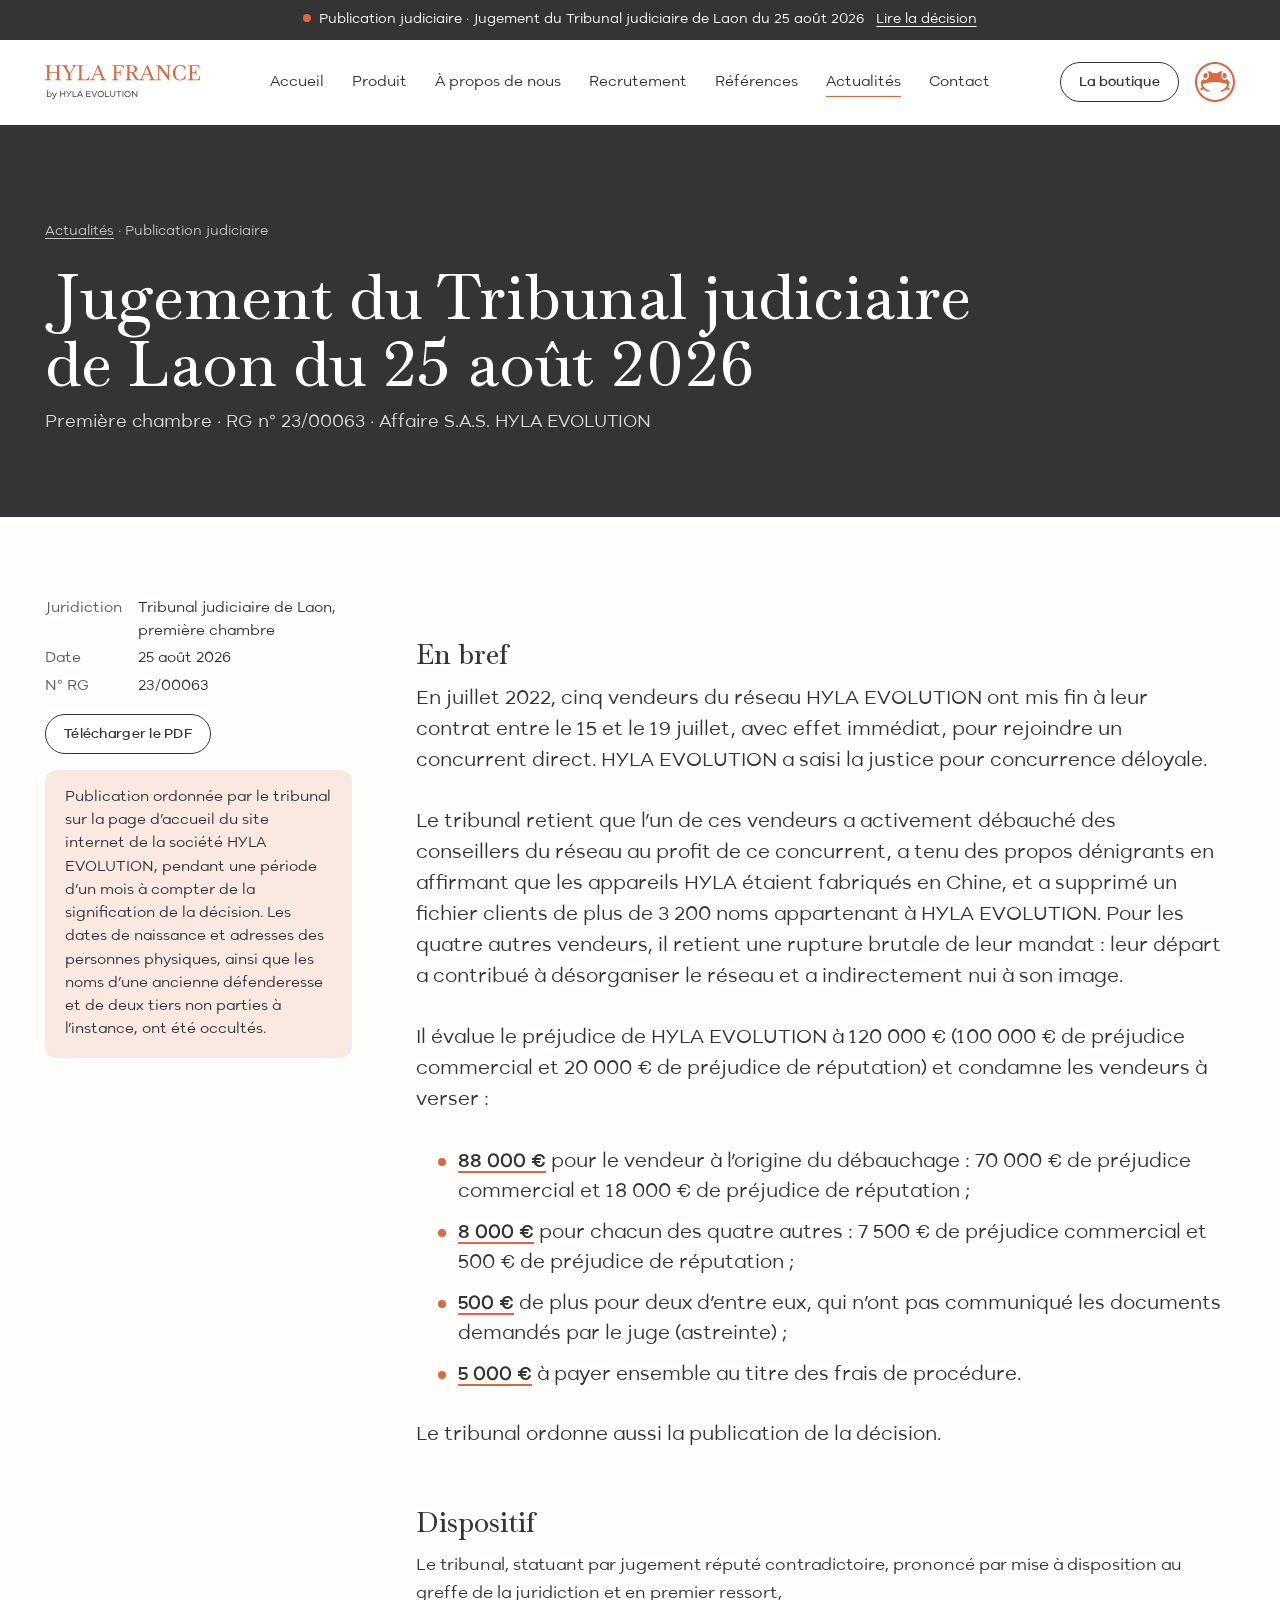
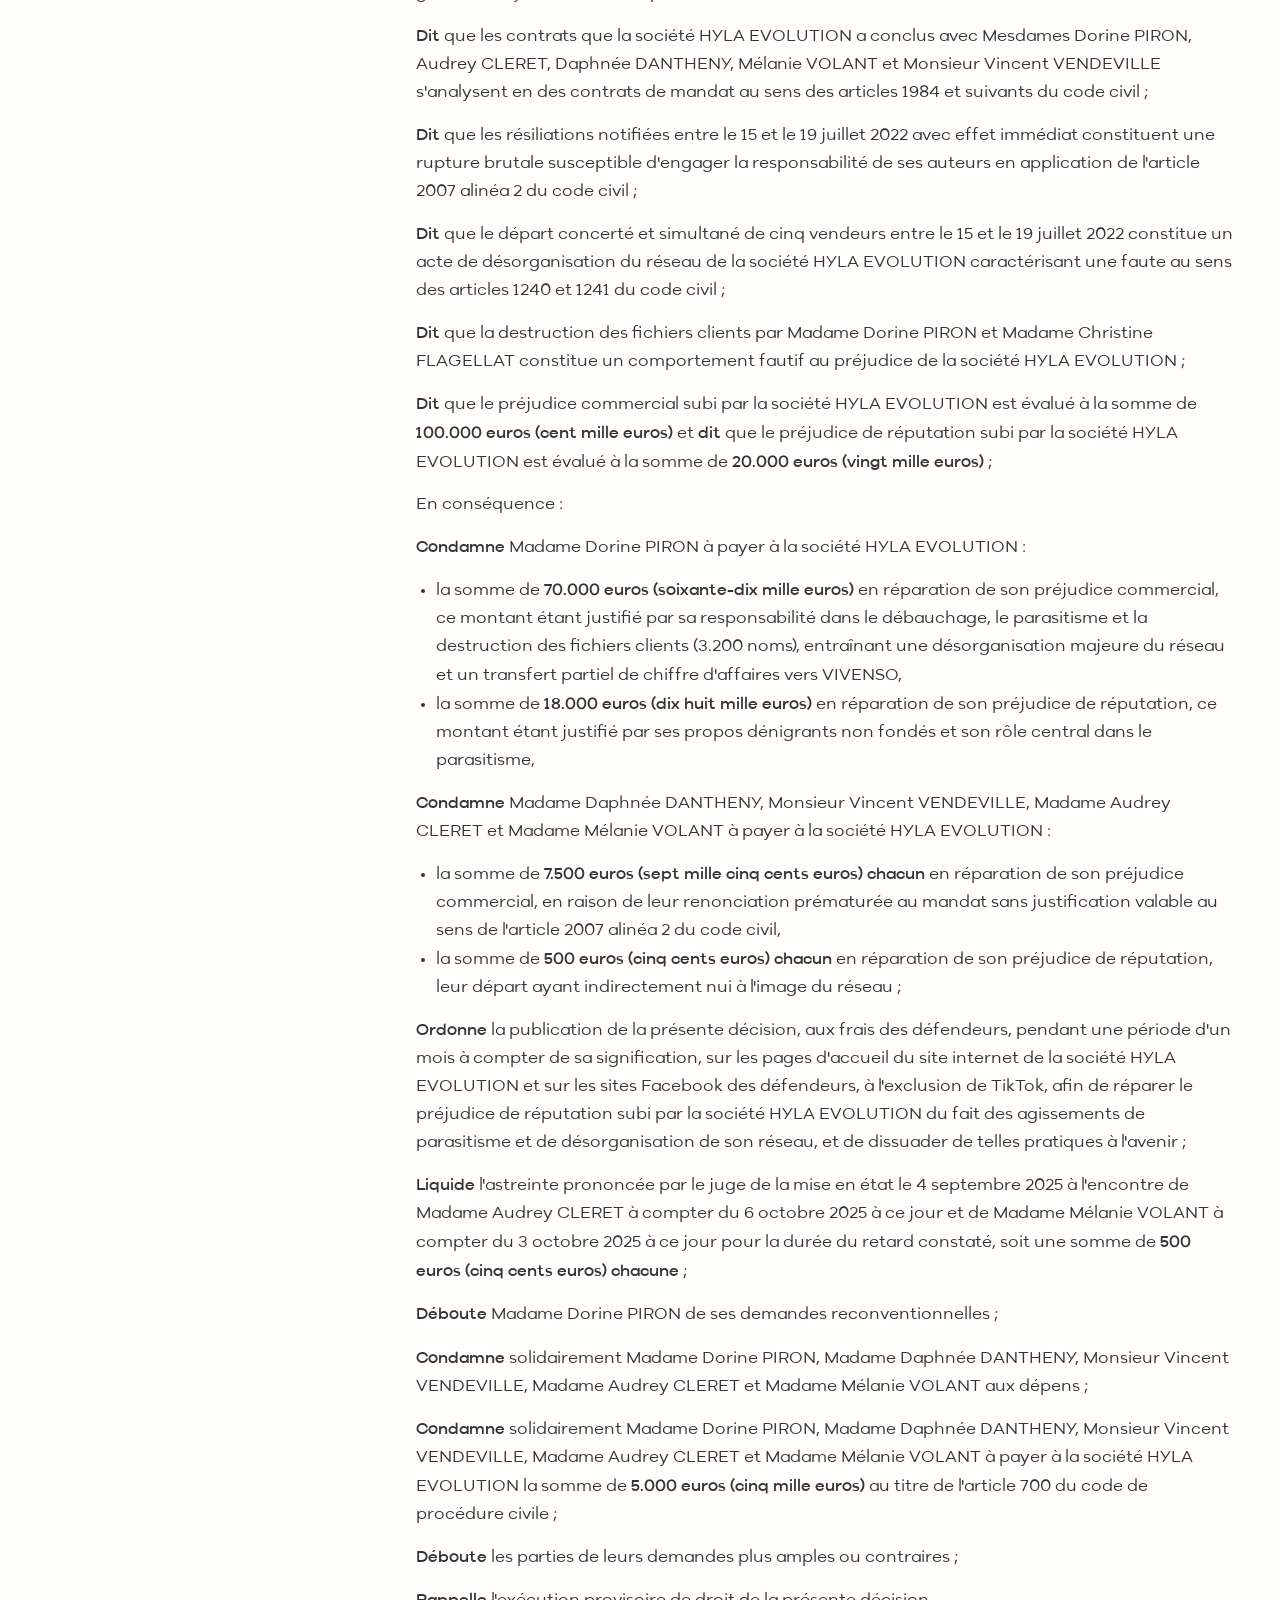
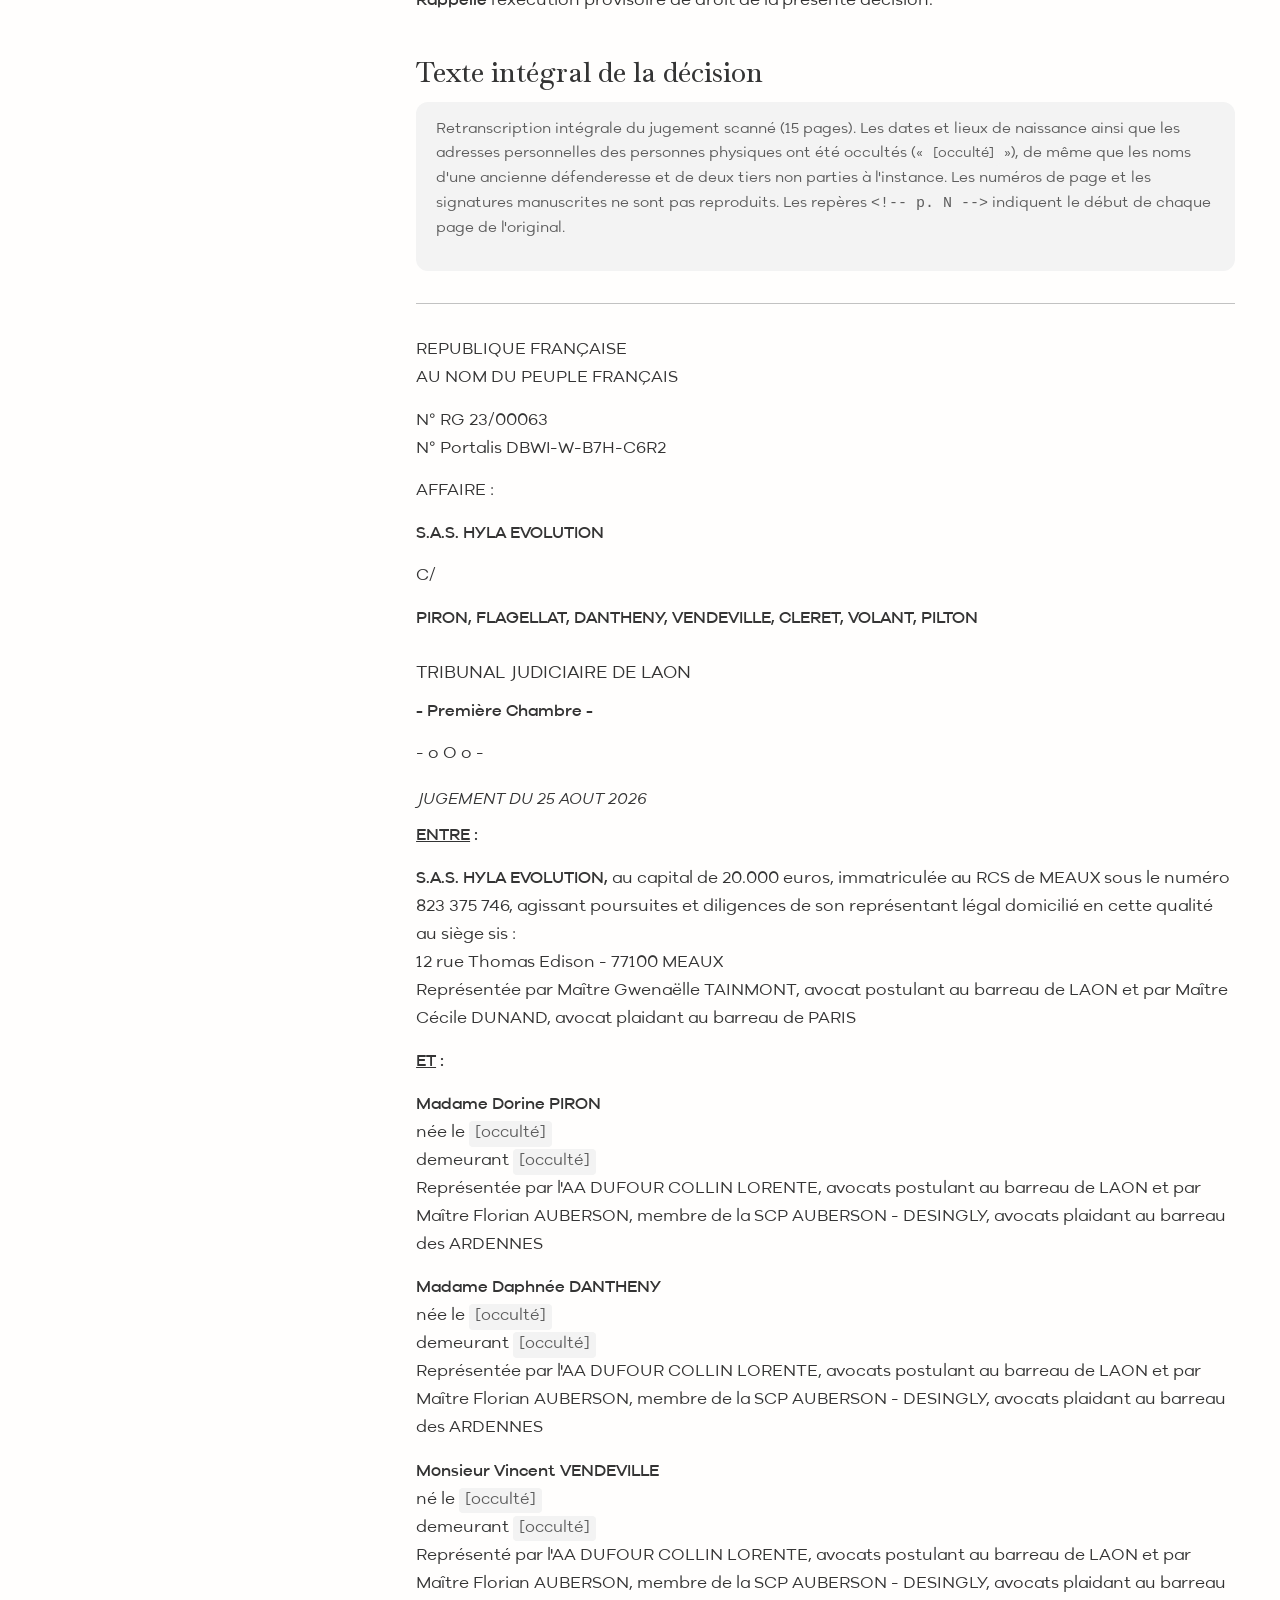
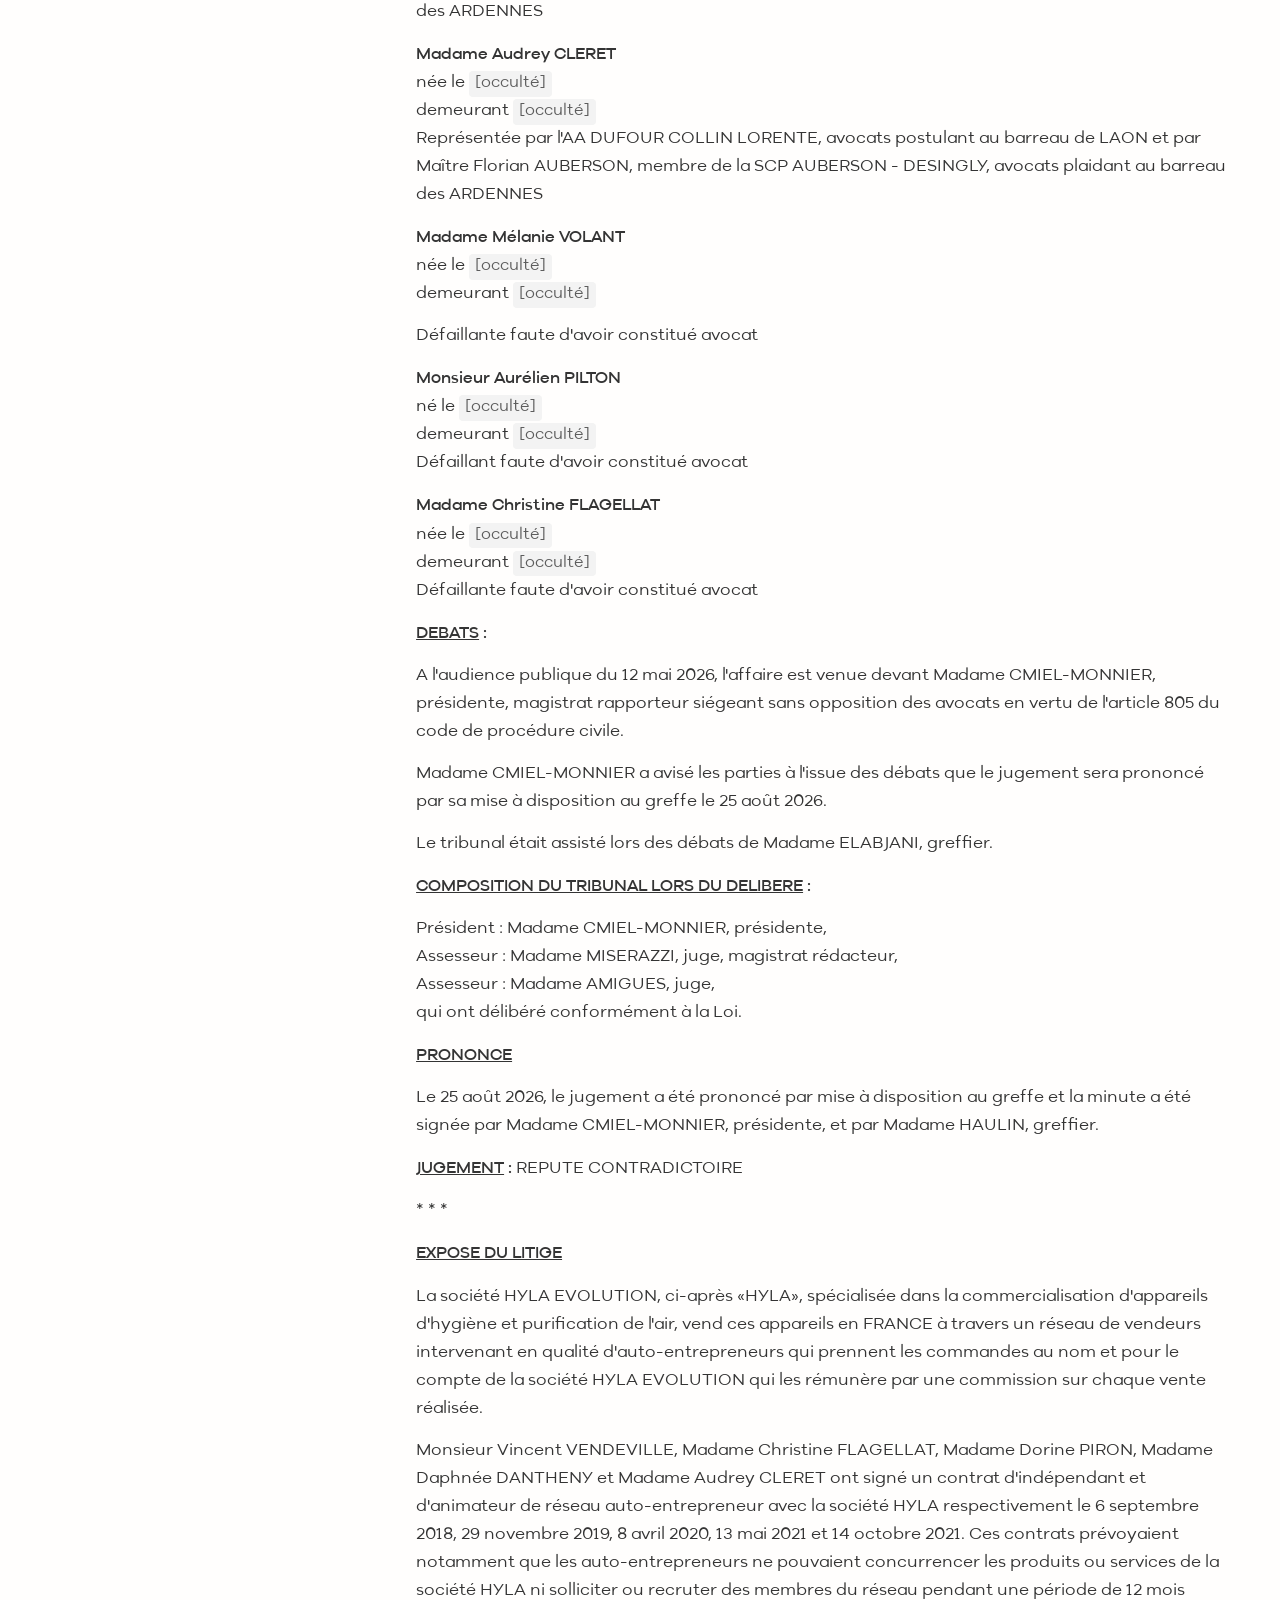
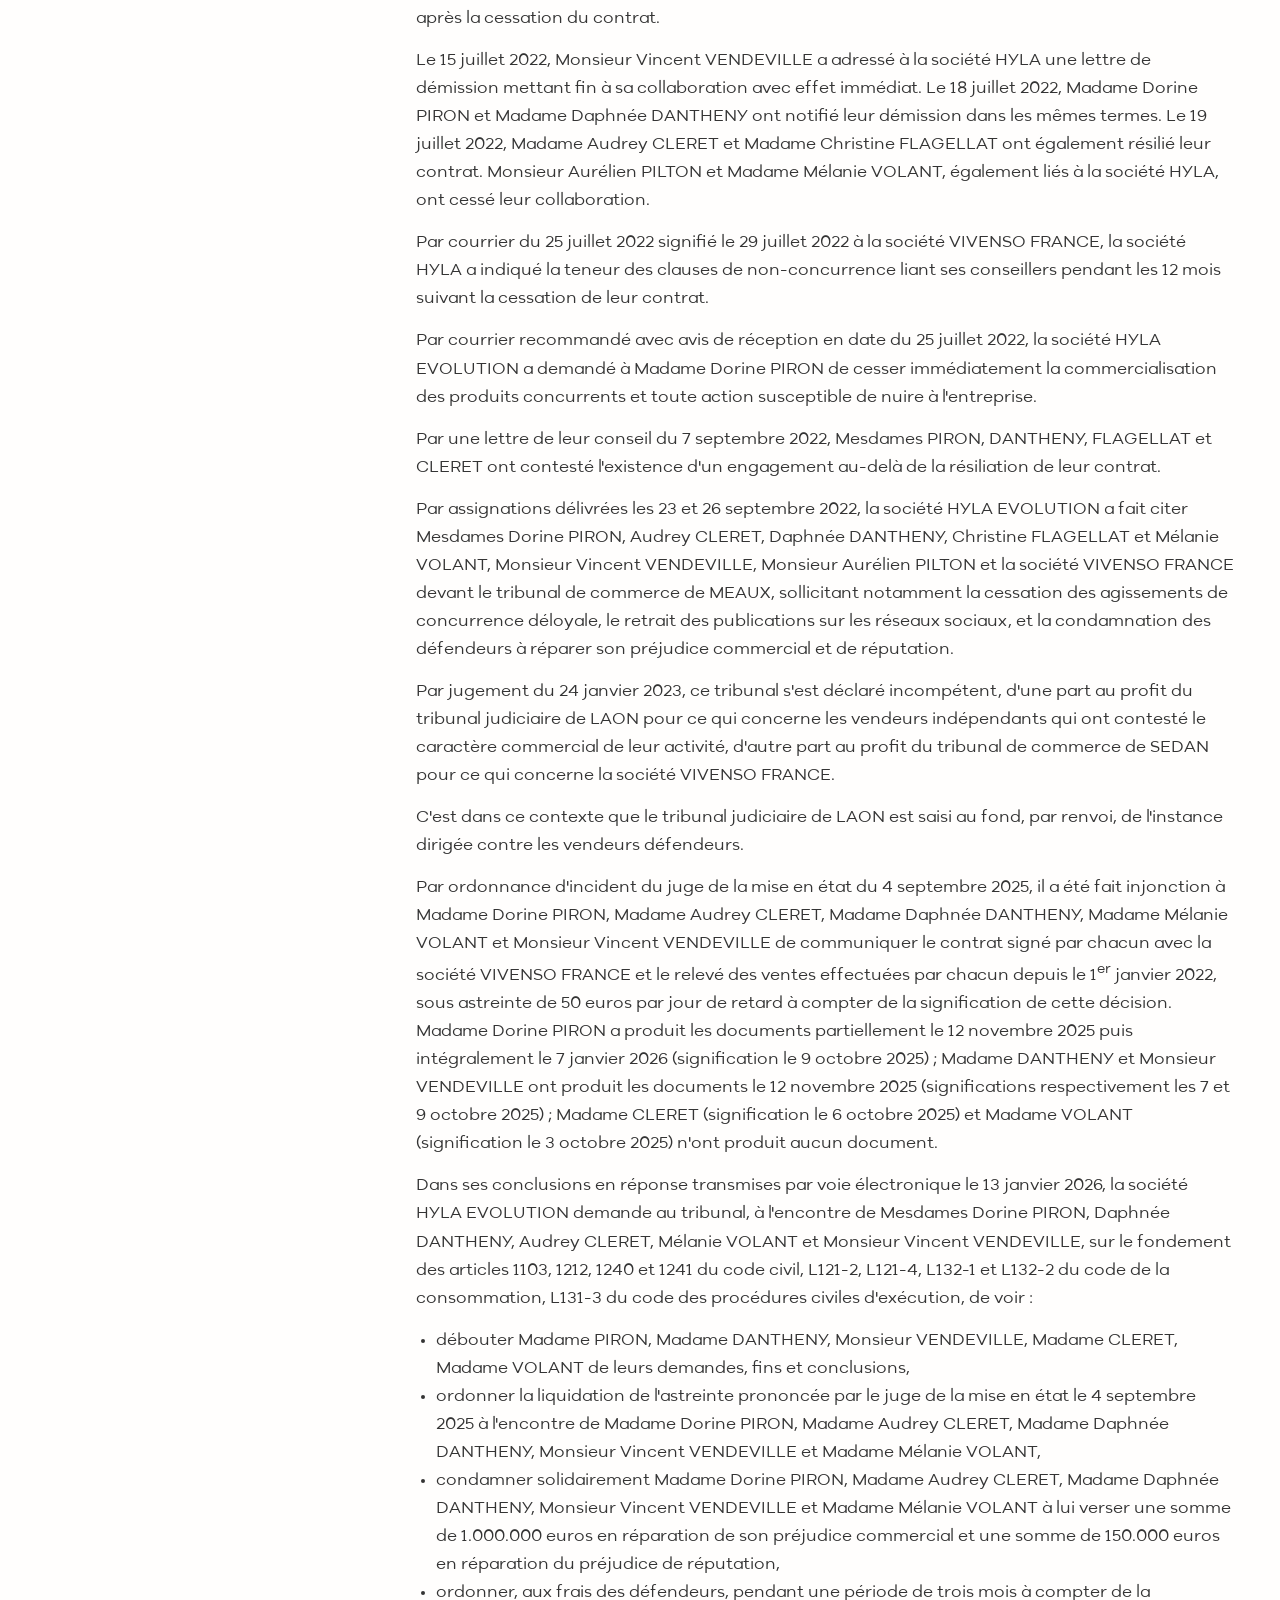
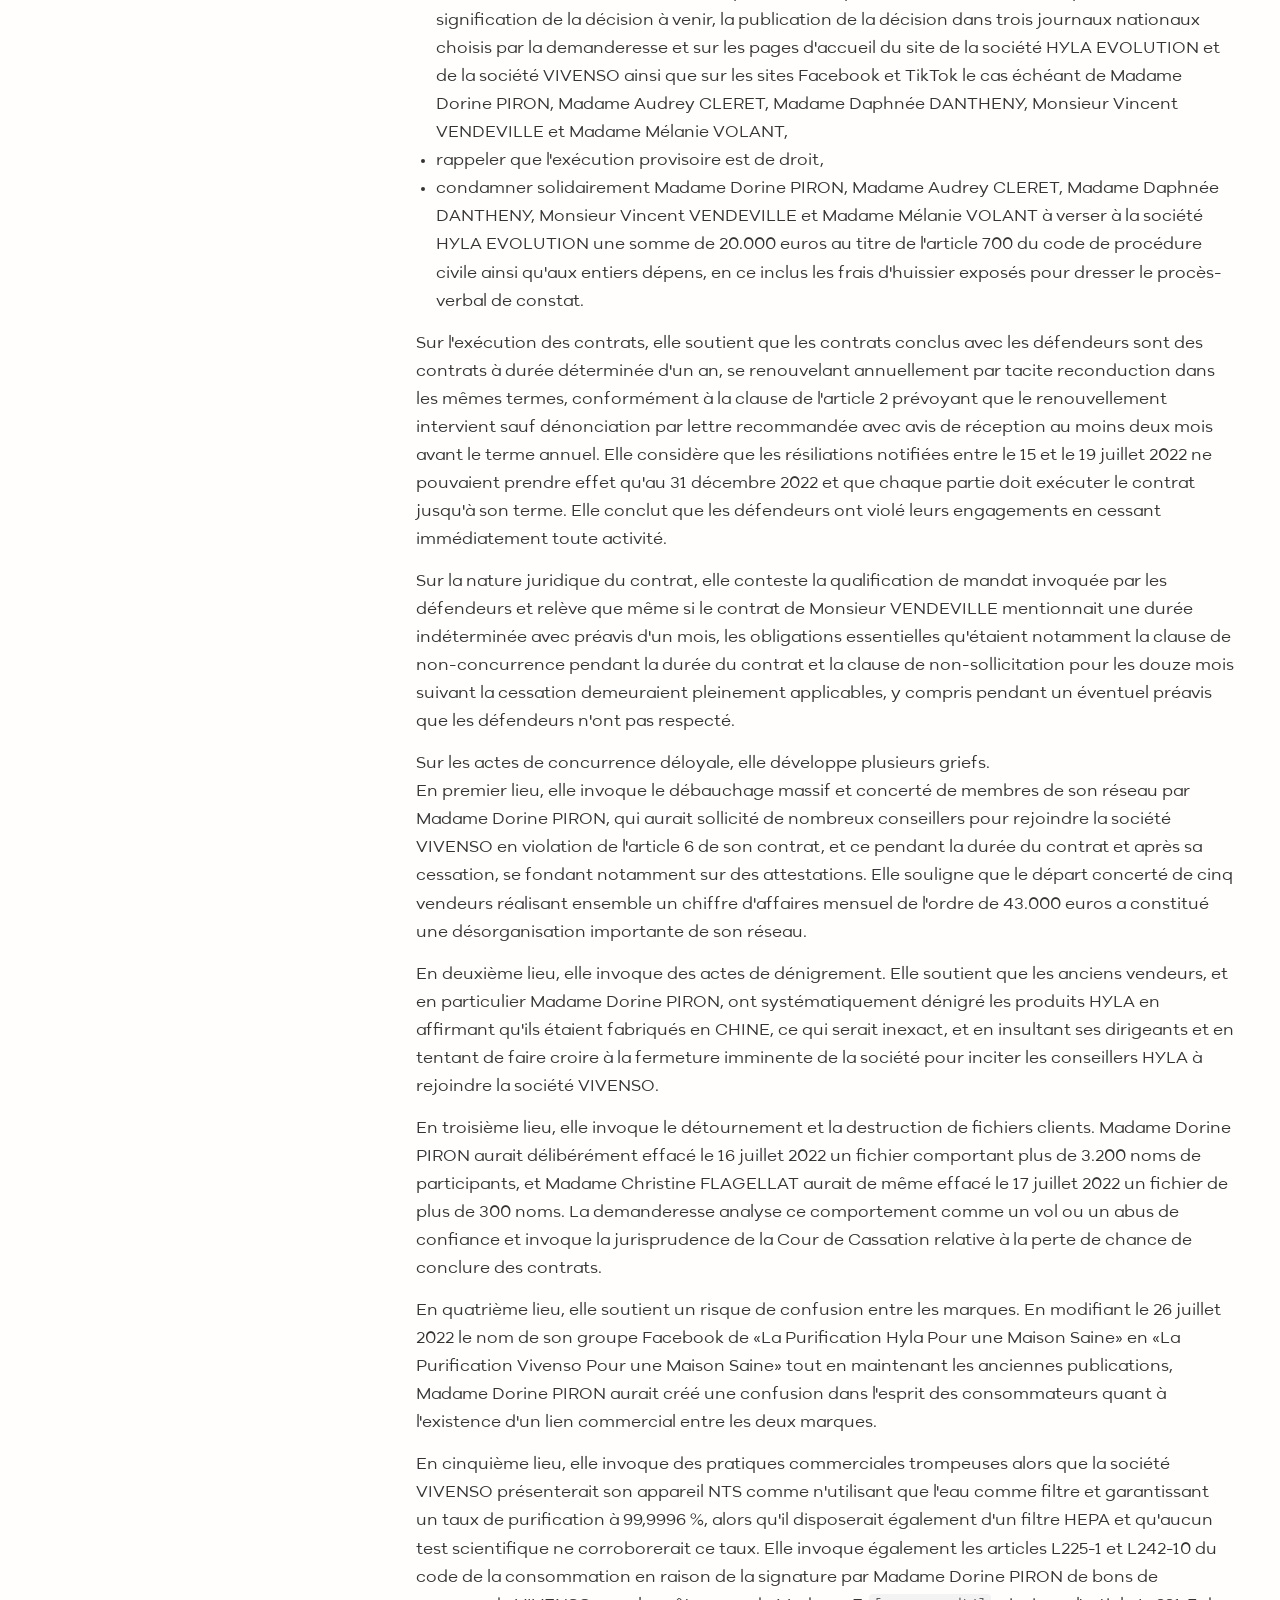
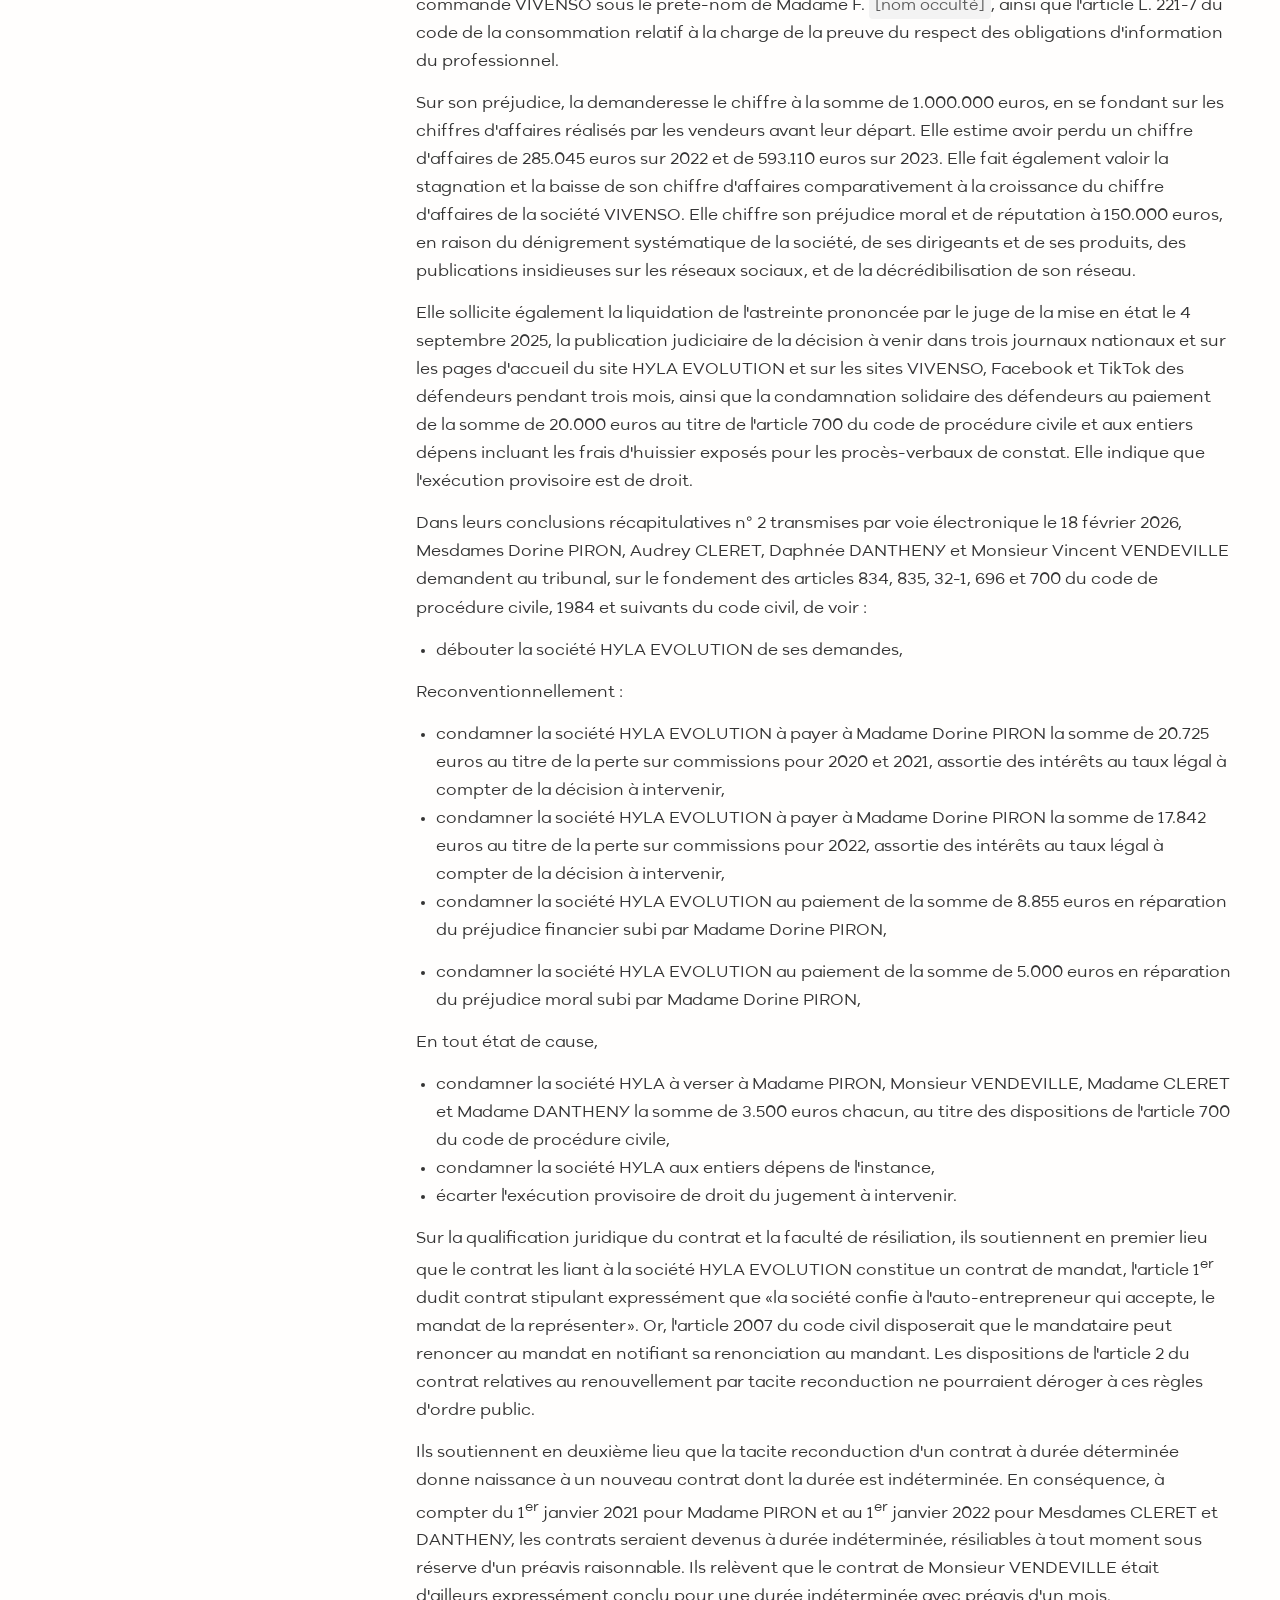
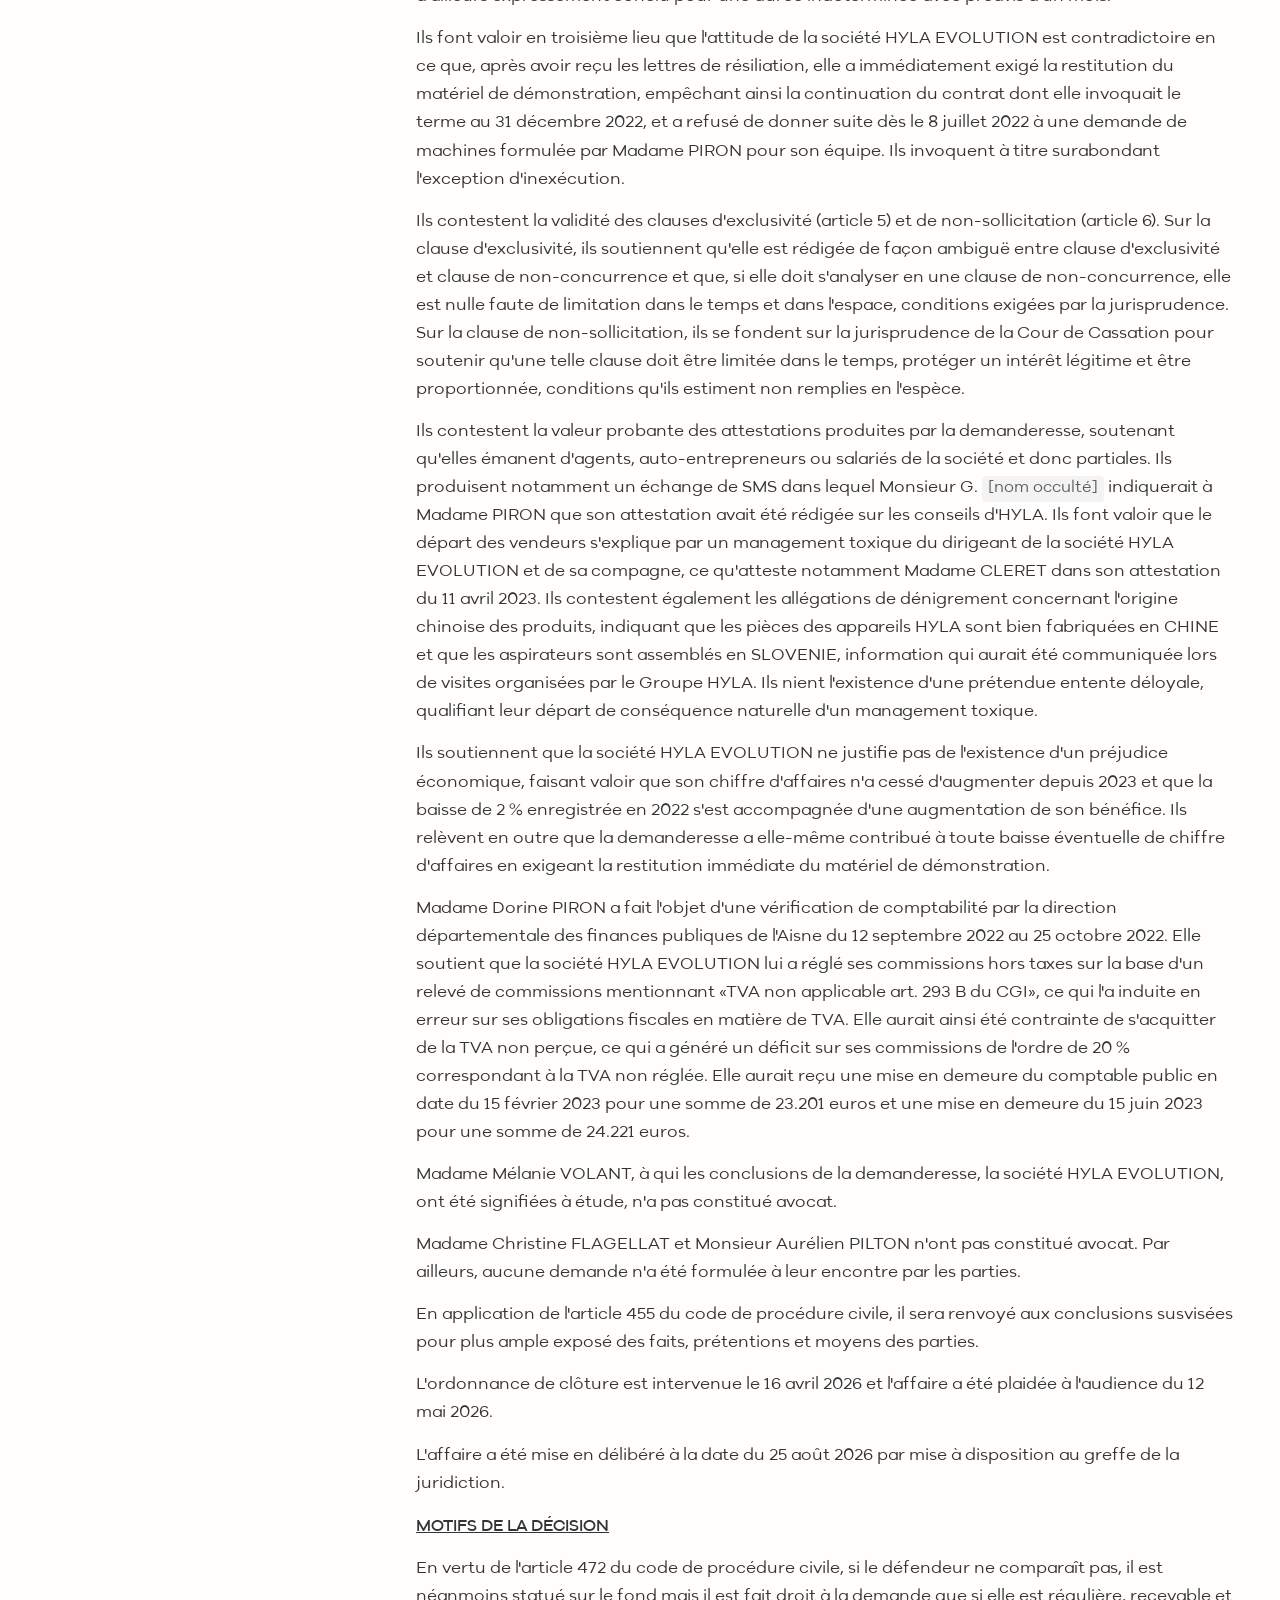
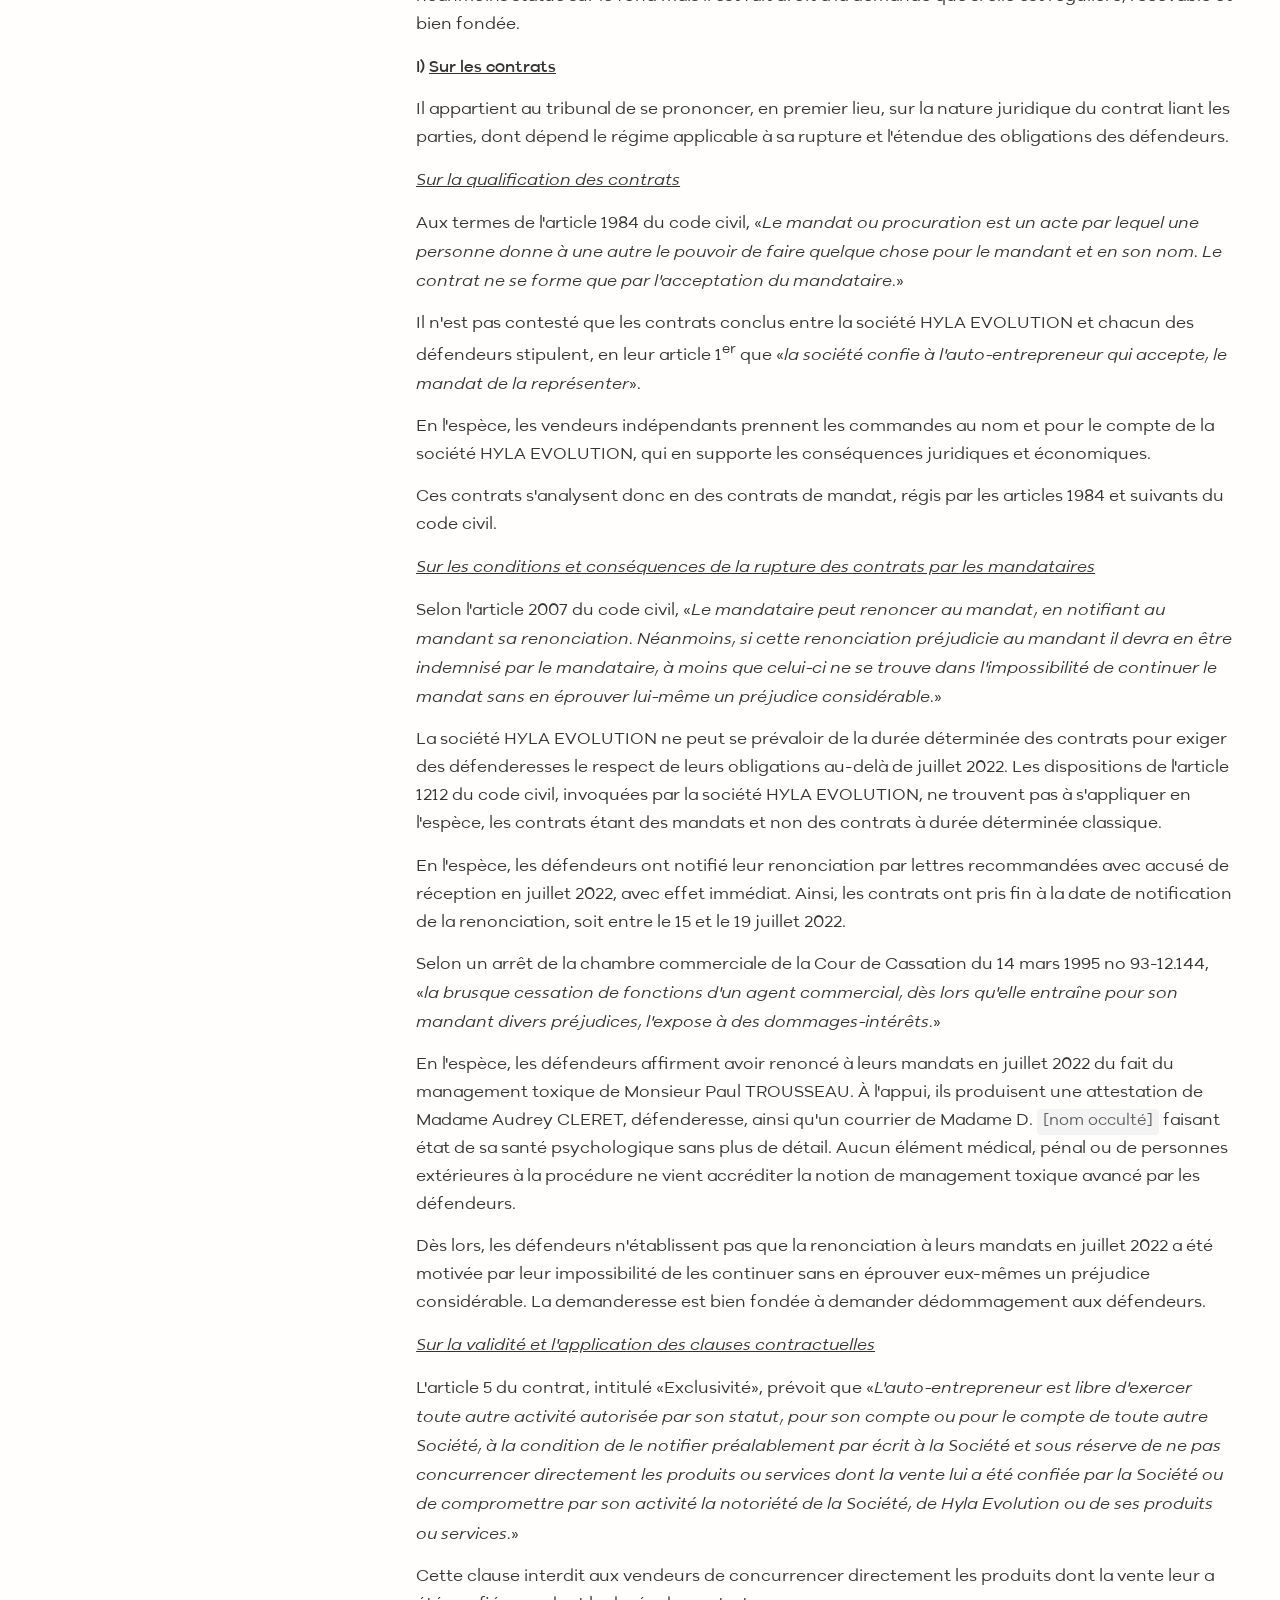
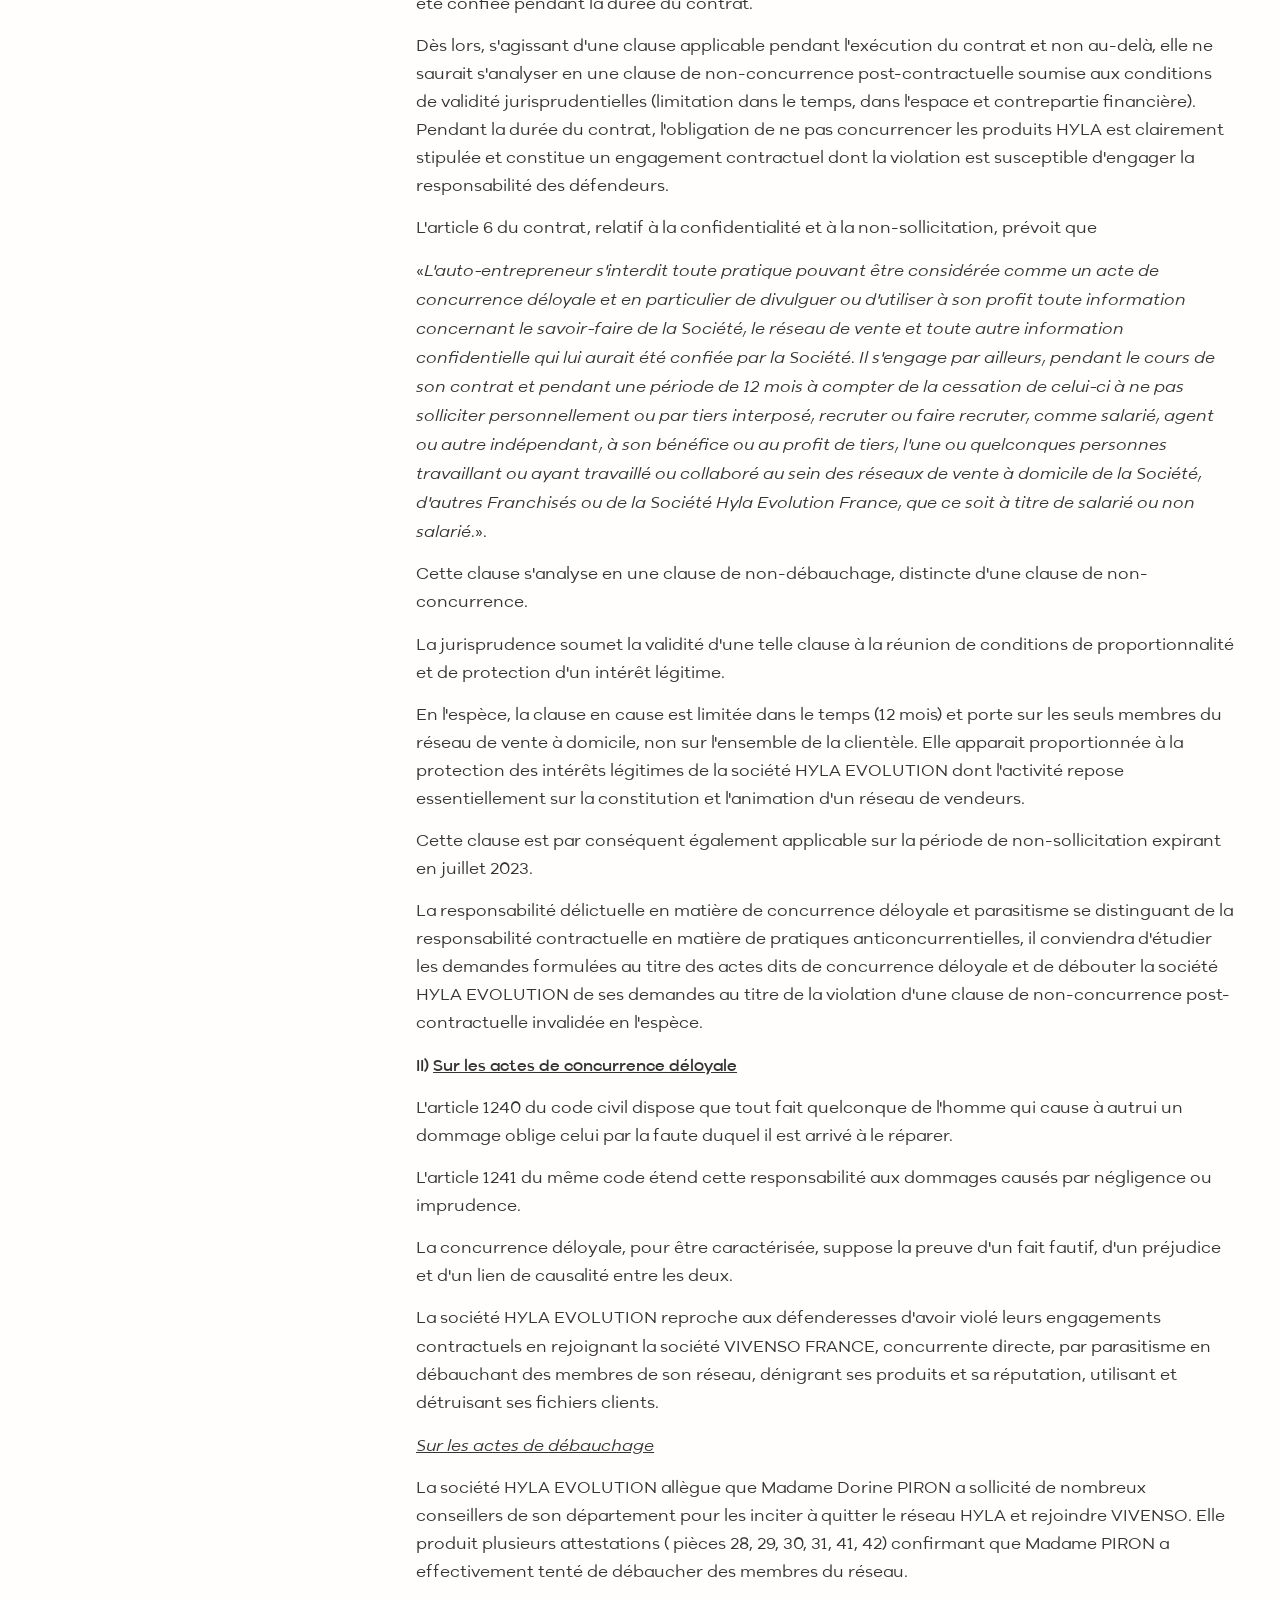
<file: actualites/jugement-tribunal-judiciaire-laon-25-aout-2026/index.html>
<!doctype html>
<html lang="fr">
<head>
<meta charset="utf-8">
<meta name="viewport" content="width=device-width, initial-scale=1">
<title>Publication judiciaire — Jugement du Tribunal judiciaire de Laon du 25 août 2026 | HYLA France</title>
<meta name="description" content="Publication ordonnée par le Tribunal judiciaire de Laon (1re chambre), jugement du 25 août 2026, RG n° 23/00063, affaire S.A.S. HYLA EVOLUTION.">
<meta name="robots" content="noindex, nofollow">
<link rel="canonical" href="https://www.hyla.fr/actualites/jugement-tribunal-judiciaire-laon-25-aout-2026/">
<meta property="og:type" content="website">
<meta property="og:locale" content="fr_FR">
<meta property="og:site_name" content="HYLA France">
<meta property="og:title" content="Publication judiciaire — Jugement du Tribunal judiciaire de Laon du 25 août 2026 | HYLA France">
<meta property="og:description" content="Publication ordonnée par le Tribunal judiciaire de Laon (1re chambre), jugement du 25 août 2026, RG n° 23/00063, affaire S.A.S. HYLA EVOLUTION.">
<meta property="og:url" content="https://www.hyla.fr/actualites/jugement-tribunal-judiciaire-laon-25-aout-2026/">
<meta property="og:image" content="https://www.hyla.fr/assets/partage/og-hyla-france.jpg">
<meta property="og:image:width" content="1200">
<meta property="og:image:height" content="630">
<meta property="og:image:alt" content="Le HYLA EST dans un salon lumineux, logo HYLA France">
<meta name="twitter:card" content="summary_large_image">
<meta name="theme-color" content="#343434">
<link rel="icon" type="image/png" sizes="32x32" href="../../assets/logos/favicon-32.png">
<link rel="apple-touch-icon" href="../../assets/logos/apple-touch-icon.png">
<link rel="preload" href="../../assets/fonts/hyla-headline-regular.woff2" as="font" type="font/woff2" crossorigin>
<link rel="preload" href="../../assets/fonts/hyla-sans-regular.woff2" as="font" type="font/woff2" crossorigin>
<link rel="stylesheet" href="../../assets/vendor/cookieconsent/cookieconsent.css?v=3.3.0">
<link rel="stylesheet" href="../../assets/css/site.css?v=20261106">
</head>
<body>
<a class="skip" href="#contenu">Aller au contenu</a>
<div class="hy-annonce" role="region" aria-label="Publication judiciaire">
  <a class="hy-wrap" href="../../actualites/jugement-tribunal-judiciaire-laon-25-aout-2026/"><span><strong>Publication judiciaire</strong> · Jugement du <span class="hy-annonce__long">Tribunal judiciaire de Laon du </span>25 août 2026</span>
  <span class="hy-annonce__lire">Lire la décision</span></a>
</div>
<header class="hy-header">
  <div class="hy-wrap">
    <a class="hy-logo" href="../../"><img src="../../assets/logos/hyla-france-texte.svg" alt="HYLA France by HYLA EVOLUTION, accueil" width="258" height="57"></a>
    <nav class="hy-nav" id="menu" aria-label="Navigation principale">
      <ul>
<li><a href="../../">Accueil</a></li>
<li><a href="../../produit/">Produit</a></li>
<li><a href="../../a-propos-de-nous/">À propos de nous</a></li>
<li><a href="../../recrutement/">Recrutement</a></li>
<li><a href="../../references/">Références</a></li>
<li><a href="../../actualites/" aria-current="page">Actualités</a></li>
<li><a href="../../contact/">Contact</a></li>
        <li class="hy-nav__shop"><a class="hy-btn hy-btn--primary" href="https://www.hylashop.com/" target="_blank" rel="noopener"><span class="hy-btn__wrapper"><span class="hy-btn__default">La boutique hylashop.com</span><span class="hy-btn__hover" aria-hidden="true">La boutique hylashop.com</span></span></a></li>
      </ul>
    </nav>
    <div class="hy-header__actions">
      <span class="hy-shop-btn"><a class="hy-btn hy-btn--secondary hy-btn--sm" href="https://www.hylashop.com/" target="_blank" rel="noopener"><span class="hy-btn__wrapper"><span class="hy-btn__default">La boutique</span><span class="hy-btn__hover" aria-hidden="true">La boutique</span></span></a></span>
      <a class="hy-frog" href="../../" tabindex="-1" aria-hidden="true"><img src="../../assets/logos/hyla-grenouille-corail.svg" alt="" width="40" height="40"></a>
      <button class="hy-burger" type="button" aria-expanded="false" aria-controls="menu"><i><span></span></i><span class="hy-burger__label">Menu</span></button>
    </div>
  </div>
</header>
<main id="contenu">
<section class="hy-pagehead">
  <div class="hy-wrap">
    <p class="hy-crumb"><a href="../../actualites/">Actualités</a> · Publication judiciaire</p>
    <h1>Jugement du Tribunal judiciaire de Laon du 25&nbsp;août&nbsp;2026</h1>
    <p>Première chambre · RG n° 23/00063 · Affaire S.A.S. HYLA EVOLUTION</p>
  </div>
</section>

<section class="hy-section">
  <div class="hy-wrap hy-article">
    <aside class="hy-article__aside">
      <dl>
        <dt>Juridiction</dt><dd>Tribunal judiciaire de Laon, première chambre</dd>
        <dt>Date</dt><dd>25 août 2026</dd>
        <dt>N° RG</dt><dd>23/00063</dd>
      </dl>
      <a class="hy-btn hy-btn--secondary hy-btn--sm" href="../../assets/docs/jugement-tj-laon-2026-08-25.pdf" download><span class="hy-btn__wrapper"><span class="hy-btn__default">Télécharger le PDF</span><span class="hy-btn__hover" aria-hidden="true">Télécharger le PDF</span></span></a>
      <p class="hy-note">Publication ordonnée par le tribunal sur la page d’accueil du site internet de la société HYLA EVOLUTION, pendant une période d’un mois à compter de la signification de la décision. Les dates de naissance et adresses des personnes physiques, ainsi que les noms d’une ancienne défenderesse et de deux tiers non parties à l’instance, ont été occultés.</p>
    </aside>
    <article class="hy-article__body hy-legal">
      <h2>En bref</h2>
      <div class="hy-publi__resume">
      <p>En juillet 2022, cinq vendeurs du réseau HYLA EVOLUTION ont mis fin à leur contrat entre le 15 et le 19 juillet, avec effet immédiat, pour rejoindre un concurrent direct. HYLA EVOLUTION a saisi la justice pour concurrence déloyale.</p>
<p>Le tribunal retient que l’un de ces vendeurs a activement débauché des conseillers du réseau au profit de ce concurrent, a tenu des propos dénigrants en affirmant que les appareils HYLA étaient fabriqués en Chine, et a supprimé un fichier clients de plus de 3 200 noms appartenant à HYLA EVOLUTION. Pour les quatre autres vendeurs, il retient une rupture brutale de leur mandat : leur départ a contribué à désorganiser le réseau et a indirectement nui à son image.</p>
<p>Il évalue le préjudice de HYLA EVOLUTION à 120 000 € (100 000 € de préjudice commercial et 20 000 € de préjudice de réputation) et condamne les vendeurs à verser :</p>
<ul class="hy-montants">
  <li><strong>88 000 €</strong> pour le vendeur à l’origine du débauchage : 70 000 € de préjudice commercial et 18 000 € de préjudice de réputation ;</li>
  <li><strong>8 000 €</strong> pour chacun des quatre autres : 7 500 € de préjudice commercial et 500 € de préjudice de réputation ;</li>
  <li><strong>500 €</strong> de plus pour deux d’entre eux, qui n’ont pas communiqué les documents demandés par le juge (astreinte) ;</li>
  <li><strong>5 000 €</strong> à payer ensemble au titre des frais de procédure.</li>
</ul>
<p>Le tribunal ordonne aussi la publication de la décision.</p>

      </div>
      <h2>Dispositif</h2>
      <p>Le tribunal, statuant par jugement réputé contradictoire, prononcé par mise à disposition au greffe de la juridiction et en premier ressort,</p>
<p><strong>Dit</strong> que les contrats que la société HYLA EVOLUTION a conclus avec Mesdames Dorine PIRON, Audrey CLERET, Daphnée DANTHENY, Mélanie VOLANT et Monsieur Vincent VENDEVILLE s'analysent en des contrats de mandat au sens des articles 1984 et suivants du code civil ;</p>
<p><strong>Dit</strong> que les résiliations notifiées entre le 15 et le 19 juillet 2022 avec effet immédiat constituent une rupture brutale susceptible d'engager la responsabilité de ses auteurs en application de l'article 2007 alinéa 2 du code civil ;</p>
<p><strong>Dit</strong> que le départ concerté et simultané de cinq vendeurs entre le 15 et le 19 juillet 2022 constitue un acte de désorganisation du réseau de la société HYLA EVOLUTION caractérisant une faute au sens des articles 1240 et 1241 du code civil ;</p>
<p><strong>Dit</strong> que la destruction des fichiers clients par Madame Dorine PIRON et Madame Christine FLAGELLAT constitue un comportement fautif au préjudice de la société HYLA EVOLUTION ;</p>
<p><strong>Dit</strong> que le préjudice commercial subi par la société HYLA EVOLUTION est évalué à la somme de <strong>100.000 euros (cent mille euros)</strong> et <strong>dit</strong> que le préjudice de réputation subi par la société HYLA EVOLUTION est évalué à la somme de <strong>20.000 euros (vingt mille euros)</strong> ;</p>
<p>En conséquence :</p>
<p><strong>Condamne</strong> Madame Dorine PIRON à payer à la société HYLA EVOLUTION :</p>
<ul>
<li>la somme de <strong>70.000 euros (soixante-dix mille euros)</strong> en réparation de son préjudice commercial, ce montant étant justifié par sa responsabilité dans le débauchage, le parasitisme et la destruction des fichiers clients (3.200 noms), entraînant une désorganisation majeure du réseau et un transfert partiel de chiffre d'affaires vers VIVENSO,</li>
<li>la somme de <strong>18.000 euros (dix huit mille euros)</strong> en réparation de son préjudice de réputation, ce montant étant justifié par ses propos dénigrants non fondés et son rôle central dans le parasitisme,</li>
</ul>
<p><strong>Condamne</strong> Madame Daphnée DANTHENY, Monsieur Vincent VENDEVILLE, Madame Audrey CLERET et Madame Mélanie VOLANT à payer à la société HYLA EVOLUTION :</p>
<ul>
<li>la somme de <strong>7.500 euros (sept mille cinq cents euros) chacun</strong> en réparation de son préjudice commercial, en raison de leur renonciation prématurée au mandat sans justification valable au sens de l'article 2007 alinéa 2 du code civil,</li>
<li>la somme de <strong>500 euros (cinq cents euros) chacun</strong> en réparation de son préjudice de réputation, leur départ ayant indirectement nui à l'image du réseau ;</li>
</ul>
<p><strong>Ordonne</strong> la publication de la présente décision, aux frais des défendeurs, pendant une période d'un mois à compter de sa signification, sur les pages d'accueil du site internet de la société HYLA EVOLUTION et sur les sites Facebook des défendeurs, à l'exclusion de TikTok, afin de réparer le préjudice de réputation subi par la société HYLA EVOLUTION du fait des agissements de parasitisme et de désorganisation de son réseau, et de dissuader de telles pratiques à l'avenir ;</p>
<p><strong>Liquide</strong> l'astreinte prononcée par le juge de la mise en état le 4 septembre 2025 à l'encontre de Madame Audrey CLERET à compter du 6 octobre 2025 à ce jour et de Madame Mélanie VOLANT à compter du 3 octobre 2025 à ce jour pour la durée du retard constaté, soit une somme de <strong>500 euros (cinq cents euros) chacune</strong> ;</p>
<p><strong>Déboute</strong> Madame Dorine PIRON de ses demandes reconventionnelles ;</p>
<p><strong>Condamne</strong> solidairement Madame Dorine PIRON, Madame Daphnée DANTHENY, Monsieur Vincent VENDEVILLE, Madame Audrey CLERET et Madame Mélanie VOLANT aux dépens ;</p>
<p><strong>Condamne</strong> solidairement Madame Dorine PIRON, Madame Daphnée DANTHENY, Monsieur Vincent VENDEVILLE, Madame Audrey CLERET et Madame Mélanie VOLANT à payer à la société HYLA EVOLUTION la somme de <strong>5.000 euros (cinq mille euros)</strong> au titre de l'article 700 du code de procédure civile ;</p>
<p><strong>Déboute</strong> les parties de leurs demandes plus amples ou contraires ;</p>
<p><strong>Rappelle</strong> l'exécution provisoire de droit de la présente décision.</p>
      <h2>Texte intégral de la décision</h2>
      <blockquote>
<p>Retranscription intégrale du jugement scanné (15 pages). Les dates et lieux de naissance ainsi que les adresses personnelles des personnes physiques ont été occultés (« <span class="occ">[occulté]</span> »), de même que les noms d'une ancienne défenderesse et de deux tiers non parties à l'instance. Les numéros de page et les signatures manuscrites ne sont pas reproduits. Les repères <code>&lt;!-- p. N --&gt;</code> indiquent le début de chaque page de l'original.</p>
</blockquote>
<hr />
<p>REPUBLIQUE FRANÇAISE<br />
AU NOM DU PEUPLE FRANÇAIS</p>
<p>N° RG 23/00063<br />
N° Portalis DBWI-W-B7H-C6R2</p>
<p>AFFAIRE :</p>
<p><strong>S.A.S. HYLA EVOLUTION</strong></p>
<p>C/</p>
<p><strong>PIRON, FLAGELLAT, DANTHENY, VENDEVILLE, CLERET, VOLANT, PILTON</strong></p>
<h3>TRIBUNAL JUDICIAIRE DE LAON</h3>
<p><strong>- Première Chambre -</strong></p>
<p>- o O o -</p>
<h4>JUGEMENT DU 25 AOUT 2026</h4>
<p><strong><u>ENTRE</u> :</strong></p>
<p><strong>S.A.S. HYLA EVOLUTION,</strong> au capital de 20.000 euros, immatriculée au RCS de MEAUX sous le numéro 823 375 746, agissant poursuites et diligences de son représentant légal domicilié en cette qualité au siège sis :<br />
12 rue Thomas Edison - 77100 MEAUX<br />
Représentée par Maître Gwenaëlle TAINMONT, avocat postulant au barreau de LAON et par Maître Cécile DUNAND, avocat plaidant au barreau de PARIS</p>
<p><strong><u>ET</u> :</strong></p>
<p><strong>Madame Dorine PIRON</strong><br />
née le <span class="occ">[occulté]</span><br />
demeurant <span class="occ">[occulté]</span><br />
Représentée par l'AA DUFOUR COLLIN LORENTE, avocats postulant au barreau de LAON et par Maître Florian AUBERSON, membre de la SCP AUBERSON - DESINGLY, avocats plaidant au barreau des ARDENNES</p>
<p><strong>Madame Daphnée DANTHENY</strong><br />
née le <span class="occ">[occulté]</span><br />
demeurant <span class="occ">[occulté]</span><br />
Représentée par l'AA DUFOUR COLLIN LORENTE, avocats postulant au barreau de LAON et par Maître Florian AUBERSON, membre de la SCP AUBERSON - DESINGLY, avocats plaidant au barreau des ARDENNES</p>
<p><strong>Monsieur Vincent VENDEVILLE</strong><br />
né le <span class="occ">[occulté]</span><br />
demeurant <span class="occ">[occulté]</span><br />
Représenté par l'AA DUFOUR COLLIN LORENTE, avocats postulant au barreau de LAON et par Maître Florian AUBERSON, membre de la SCP AUBERSON - DESINGLY, avocats plaidant au barreau des ARDENNES</p>
<p><strong>Madame Audrey CLERET</strong><br />
née le <span class="occ">[occulté]</span><br />
demeurant <span class="occ">[occulté]</span><br />
Représentée par l'AA DUFOUR COLLIN LORENTE, avocats postulant au barreau de LAON et par Maître Florian AUBERSON, membre de la SCP AUBERSON - DESINGLY, avocats plaidant au barreau des ARDENNES</p>
<p><strong>Madame Mélanie VOLANT</strong><br />
née le <span class="occ">[occulté]</span><br />
demeurant <span class="occ">[occulté]</span></p>
<p>Défaillante faute d'avoir constitué avocat</p>
<p><strong>Monsieur Aurélien PILTON</strong><br />
né le <span class="occ">[occulté]</span><br />
demeurant <span class="occ">[occulté]</span><br />
Défaillant faute d'avoir constitué avocat</p>
<p><strong>Madame Christine FLAGELLAT</strong><br />
née le <span class="occ">[occulté]</span><br />
demeurant <span class="occ">[occulté]</span><br />
Défaillante faute d'avoir constitué avocat</p>
<p><strong><u>DEBATS</u> :</strong></p>
<p>A l'audience publique du 12 mai 2026, l'affaire est venue devant Madame CMIEL-MONNIER, présidente, magistrat rapporteur siégeant sans opposition des avocats en vertu de l'article 805 du code de procédure civile.</p>
<p>Madame CMIEL-MONNIER a avisé les parties à l'issue des débats que le jugement sera prononcé par sa mise à disposition au greffe le 25 août 2026.</p>
<p>Le tribunal était assisté lors des débats de Madame ELABJANI, greffier.</p>
<p><strong><u>COMPOSITION DU TRIBUNAL LORS DU DELIBERE</u> :</strong></p>
<p>Président : Madame CMIEL-MONNIER, présidente,<br />
Assesseur : Madame MISERAZZI, juge, magistrat rédacteur,<br />
Assesseur : Madame AMIGUES, juge,<br />
qui ont délibéré conformément à la Loi.</p>
<p><strong><u>PRONONCE</u></strong></p>
<p>Le 25 août 2026, le jugement a été prononcé par mise à disposition au greffe et la minute a été signée par Madame CMIEL-MONNIER, présidente, et par Madame HAULIN, greffier.</p>
<p><strong><u>JUGEMENT</u> :</strong> REPUTE CONTRADICTOIRE</p>
<p>* * *</p>
<p><strong><u>EXPOSE DU LITIGE</u></strong></p>
<p>La société HYLA EVOLUTION, ci-après «HYLA», spécialisée dans la commercialisation d'appareils d'hygiène et purification de l'air, vend ces appareils en FRANCE à travers un réseau de vendeurs intervenant en qualité d'auto-entrepreneurs qui prennent les commandes au nom et pour le compte de la société HYLA EVOLUTION qui les rémunère par une commission sur chaque vente réalisée.</p>
<p>Monsieur Vincent VENDEVILLE, Madame Christine FLAGELLAT, Madame Dorine PIRON, Madame Daphnée DANTHENY et Madame Audrey CLERET ont signé un contrat d'indépendant et d'animateur de réseau auto-entrepreneur avec la société HYLA respectivement le 6 septembre 2018, 29 novembre 2019, 8 avril 2020, 13 mai 2021 et 14 octobre 2021. Ces contrats prévoyaient notamment que les auto-entrepreneurs ne pouvaient concurrencer les produits ou services de la société HYLA ni solliciter ou recruter des membres du réseau pendant une période de 12 mois après la cessation du contrat.</p>
<p>Le 15 juillet 2022, Monsieur Vincent VENDEVILLE a adressé à la société HYLA une lettre de démission mettant fin à sa collaboration avec effet immédiat. Le 18 juillet 2022, Madame Dorine PIRON et Madame Daphnée DANTHENY ont notifié leur démission dans les mêmes termes. Le 19 juillet 2022, Madame Audrey CLERET et Madame Christine FLAGELLAT ont également résilié leur contrat. Monsieur Aurélien PILTON et Madame Mélanie VOLANT, également liés à la société HYLA, ont cessé leur collaboration.</p>
<p>Par courrier du 25 juillet 2022 signifié le 29 juillet 2022 à la société VIVENSO FRANCE, la société HYLA a indiqué la teneur des clauses de non-concurrence liant ses conseillers pendant les 12 mois suivant la cessation de leur contrat.</p>
<p>Par courrier recommandé avec avis de réception en date du 25 juillet 2022, la société HYLA EVOLUTION a demandé à Madame Dorine PIRON de cesser immédiatement la commercialisation des produits concurrents et toute action susceptible de nuire à l'entreprise.</p>
<p>Par une lettre de leur conseil du 7 septembre 2022, Mesdames PIRON, DANTHENY, FLAGELLAT et CLERET ont contesté l'existence d'un engagement au-delà de la résiliation de leur contrat.</p>
<p>Par assignations délivrées les 23 et 26 septembre 2022, la société HYLA EVOLUTION a fait citer Mesdames Dorine PIRON, Audrey CLERET, Daphnée DANTHENY, Christine FLAGELLAT et Mélanie VOLANT, Monsieur Vincent VENDEVILLE, Monsieur Aurélien PILTON et la société VIVENSO FRANCE devant le tribunal de commerce de MEAUX, sollicitant notamment la cessation des agissements de concurrence déloyale, le retrait des publications sur les réseaux sociaux, et la condamnation des défendeurs à réparer son préjudice commercial et de réputation.</p>
<p>Par jugement du 24 janvier 2023, ce tribunal s'est déclaré incompétent, d'une part au profit du tribunal judiciaire de LAON pour ce qui concerne les vendeurs indépendants qui ont contesté le caractère commercial de leur activité, d'autre part au profit du tribunal de commerce de SEDAN pour ce qui concerne la société VIVENSO FRANCE.</p>
<p>C'est dans ce contexte que le tribunal judiciaire de LAON est saisi au fond, par renvoi, de l'instance dirigée contre les vendeurs défendeurs.</p>
<p>Par ordonnance d'incident du juge de la mise en état du 4 septembre 2025, il a été fait injonction à Madame Dorine PIRON, Madame Audrey CLERET, Madame Daphnée DANTHENY, Madame Mélanie VOLANT et Monsieur Vincent VENDEVILLE de communiquer le contrat signé par chacun avec la société VIVENSO FRANCE et le relevé des ventes effectuées par chacun depuis le 1<sup>er</sup> janvier 2022, sous astreinte de 50 euros par jour de retard à compter de la signification de cette décision.<br />
Madame Dorine PIRON a produit les documents partiellement le 12 novembre 2025 puis intégralement le 7 janvier 2026 (signification le 9 octobre 2025) ; Madame DANTHENY et Monsieur VENDEVILLE ont produit les documents le 12 novembre 2025 (significations respectivement les 7 et 9 octobre 2025) ; Madame CLERET (signification le 6 octobre 2025) et Madame VOLANT (signification le 3 octobre 2025) n'ont produit aucun document.</p>
<p>Dans ses conclusions en réponse transmises par voie électronique le 13 janvier 2026, la société HYLA EVOLUTION demande au tribunal, à l'encontre de Mesdames Dorine PIRON, Daphnée DANTHENY, Audrey CLERET, Mélanie VOLANT et Monsieur Vincent VENDEVILLE, sur le fondement des articles 1103, 1212, 1240 et 1241 du code civil, L121-2, L121-4, L132-1 et L132-2 du code de la consommation, L131-3 du code des procédures civiles d'exécution, de voir :</p>
<ul>
<li>débouter Madame PIRON, Madame DANTHENY, Monsieur VENDEVILLE, Madame CLERET, Madame VOLANT de leurs demandes, fins et conclusions,</li>
<li>ordonner la liquidation de l'astreinte prononcée par le juge de la mise en état le 4 septembre 2025 à l'encontre de Madame Dorine PIRON, Madame Audrey CLERET, Madame Daphnée DANTHENY, Monsieur Vincent VENDEVILLE et Madame Mélanie VOLANT,</li>
<li>condamner solidairement Madame Dorine PIRON, Madame Audrey CLERET, Madame Daphnée DANTHENY, Monsieur Vincent VENDEVILLE et Madame Mélanie VOLANT à lui verser une somme de 1.000.000 euros en réparation de son préjudice commercial et une somme de 150.000 euros en réparation du préjudice de réputation,</li>
<li>ordonner, aux frais des défendeurs, pendant une période de trois mois à compter de la signification de la décision à venir, la publication de la décision dans trois journaux nationaux choisis par la demanderesse et sur les pages d'accueil du site de la société HYLA EVOLUTION et de la société VIVENSO ainsi que sur les sites Facebook et TikTok le cas échéant de Madame Dorine PIRON, Madame Audrey CLERET, Madame Daphnée DANTHENY, Monsieur Vincent VENDEVILLE et Madame Mélanie VOLANT,</li>
<li>rappeler que l'exécution provisoire est de droit,</li>
<li>condamner solidairement Madame Dorine PIRON, Madame Audrey CLERET, Madame Daphnée DANTHENY, Monsieur Vincent VENDEVILLE et Madame Mélanie VOLANT à verser à la société HYLA EVOLUTION une somme de 20.000 euros au titre de l'article 700 du code de procédure civile ainsi qu'aux entiers dépens, en ce inclus les frais d'huissier exposés pour dresser le procès-verbal de constat.</li>
</ul>
<p>Sur l'exécution des contrats, elle soutient que les contrats conclus avec les défendeurs sont des contrats à durée déterminée d'un an, se renouvelant annuellement par tacite reconduction dans les mêmes termes, conformément à la clause de l'article 2 prévoyant que le renouvellement intervient sauf dénonciation par lettre recommandée avec avis de réception au moins deux mois avant le terme annuel. Elle considère que les résiliations notifiées entre le 15 et le 19 juillet 2022 ne pouvaient prendre effet qu'au 31 décembre 2022 et que chaque partie doit exécuter le contrat jusqu'à son terme. Elle conclut que les défendeurs ont violé leurs engagements en cessant immédiatement toute activité.</p>
<p>Sur la nature juridique du contrat, elle conteste la qualification de mandat invoquée par les défendeurs et relève que même si le contrat de Monsieur VENDEVILLE mentionnait une durée indéterminée avec préavis d'un mois, les obligations essentielles qu'étaient notamment la clause de non-concurrence pendant la durée du contrat et la clause de non-sollicitation pour les douze mois suivant la cessation demeuraient pleinement applicables, y compris pendant un éventuel préavis que les défendeurs n'ont pas respecté.</p>
<p>Sur les actes de concurrence déloyale, elle développe plusieurs griefs.<br />
En premier lieu, elle invoque le débauchage massif et concerté de membres de son réseau par Madame Dorine PIRON, qui aurait sollicité de nombreux conseillers pour rejoindre la société VIVENSO en violation de l'article 6 de son contrat, et ce pendant la durée du contrat et après sa cessation, se fondant notamment sur des attestations. Elle souligne que le départ concerté de cinq vendeurs réalisant ensemble un chiffre d'affaires mensuel de l'ordre de 43.000 euros a constitué une désorganisation importante de son réseau.</p>
<p>En deuxième lieu, elle invoque des actes de dénigrement. Elle soutient que les anciens vendeurs, et en particulier Madame Dorine PIRON, ont systématiquement dénigré les produits HYLA en affirmant qu'ils étaient fabriqués en CHINE, ce qui serait inexact, et en insultant ses dirigeants et en tentant de faire croire à la fermeture imminente de la société pour inciter les conseillers HYLA à rejoindre la société VIVENSO.</p>
<p>En troisième lieu, elle invoque le détournement et la destruction de fichiers clients. Madame Dorine PIRON aurait délibérément effacé le 16 juillet 2022 un fichier comportant plus de 3.200 noms de participants, et Madame Christine FLAGELLAT aurait de même effacé le 17 juillet 2022 un fichier de plus de 300 noms. La demanderesse analyse ce comportement comme un vol ou un abus de confiance et invoque la jurisprudence de la Cour de Cassation relative à la perte de chance de conclure des contrats.</p>
<p>En quatrième lieu, elle soutient un risque de confusion entre les marques. En modifiant le 26 juillet 2022 le nom de son groupe Facebook de «La Purification Hyla Pour une Maison Saine» en «La Purification Vivenso Pour une Maison Saine» tout en maintenant les anciennes publications, Madame Dorine PIRON aurait créé une confusion dans l'esprit des consommateurs quant à l'existence d'un lien commercial entre les deux marques.</p>
<p>En cinquième lieu, elle invoque des pratiques commerciales trompeuses alors que la société VIVENSO présenterait son appareil NTS comme n'utilisant que l'eau comme filtre et garantissant un taux de purification à 99,9996 %, alors qu'il disposerait également d'un filtre HEPA et qu'aucun test scientifique ne corroborerait ce taux. Elle invoque également les articles L225-1 et L242-10 du code de la consommation en raison de la signature par Madame Dorine PIRON de bons de commande VIVENSO sous le prête-nom de Madame F. <span class="occ">[nom occulté]</span>, ainsi que l'article L. 221-7 du code de la consommation relatif à la charge de la preuve du respect des obligations d'information du professionnel.</p>
<p>Sur son préjudice, la demanderesse le chiffre à la somme de 1.000.000 euros, en se fondant sur les chiffres d'affaires réalisés par les vendeurs avant leur départ. Elle estime avoir perdu un chiffre d'affaires de 285.045 euros sur 2022 et de 593.110 euros sur 2023. Elle fait également valoir la stagnation et la baisse de son chiffre d'affaires comparativement à la croissance du chiffre d'affaires de la société VIVENSO. Elle chiffre son préjudice moral et de réputation à 150.000 euros, en raison du dénigrement systématique de la société, de ses dirigeants et de ses produits, des publications insidieuses sur les réseaux sociaux, et de la décrédibilisation de son réseau.</p>
<p>Elle sollicite également la liquidation de l'astreinte prononcée par le juge de la mise en état le 4 septembre 2025, la publication judiciaire de la décision à venir dans trois journaux nationaux et sur les pages d'accueil du site HYLA EVOLUTION et sur les sites VIVENSO, Facebook et TikTok des défendeurs pendant trois mois, ainsi que la condamnation solidaire des défendeurs au paiement de la somme de 20.000 euros au titre de l'article 700 du code de procédure civile et aux entiers dépens incluant les frais d'huissier exposés pour les procès-verbaux de constat. Elle indique que l'exécution provisoire est de droit.</p>
<p>Dans leurs conclusions récapitulatives n° 2 transmises par voie électronique le 18 février 2026, Mesdames Dorine PIRON, Audrey CLERET, Daphnée DANTHENY et Monsieur Vincent VENDEVILLE demandent au tribunal, sur le fondement des articles 834, 835, 32-1, 696 et 700 du code de procédure civile, 1984 et suivants du code civil, de voir :</p>
<ul>
<li>débouter la société HYLA EVOLUTION de ses demandes,</li>
</ul>
<p>Reconventionnellement :</p>
<ul>
<li>condamner la société HYLA EVOLUTION à payer à Madame Dorine PIRON la somme de 20.725 euros au titre de la perte sur commissions pour 2020 et 2021, assortie des intérêts au taux légal à compter de la décision à intervenir,</li>
<li>condamner la société HYLA EVOLUTION à payer à Madame Dorine PIRON la somme de 17.842 euros au titre de la perte sur commissions pour 2022, assortie des intérêts au taux légal à compter de la décision à intervenir,</li>
<li>
<p>condamner la société HYLA EVOLUTION au paiement de la somme de 8.855 euros en réparation du préjudice financier subi par Madame Dorine PIRON,</p>
</li>
<li>
<p>condamner la société HYLA EVOLUTION au paiement de la somme de 5.000 euros en réparation du préjudice moral subi par Madame Dorine PIRON,</p>
</li>
</ul>
<p>En tout état de cause,</p>
<ul>
<li>condamner la société HYLA à verser à Madame PIRON, Monsieur VENDEVILLE, Madame CLERET et Madame DANTHENY la somme de 3.500 euros chacun, au titre des dispositions de l'article 700 du code de procédure civile,</li>
<li>condamner la société HYLA aux entiers dépens de l'instance,</li>
<li>écarter l'exécution provisoire de droit du jugement à intervenir.</li>
</ul>
<p>Sur la qualification juridique du contrat et la faculté de résiliation, ils soutiennent en premier lieu que le contrat les liant à la société HYLA EVOLUTION constitue un contrat de mandat, l'article 1<sup>er</sup> dudit contrat stipulant expressément que «la société confie à l'auto-entrepreneur qui accepte, le mandat de la représenter». Or, l'article 2007 du code civil disposerait que le mandataire peut renoncer au mandat en notifiant sa renonciation au mandant. Les dispositions de l'article 2 du contrat relatives au renouvellement par tacite reconduction ne pourraient déroger à ces règles d'ordre public.</p>
<p>Ils soutiennent en deuxième lieu que la tacite reconduction d'un contrat à durée déterminée donne naissance à un nouveau contrat dont la durée est indéterminée. En conséquence, à compter du 1<sup>er</sup> janvier 2021 pour Madame PIRON et au 1<sup>er</sup> janvier 2022 pour Mesdames CLERET et DANTHENY, les contrats seraient devenus à durée indéterminée, résiliables à tout moment sous réserve d'un préavis raisonnable. Ils relèvent que le contrat de Monsieur VENDEVILLE était d'ailleurs expressément conclu pour une durée indéterminée avec préavis d'un mois.</p>
<p>Ils font valoir en troisième lieu que l'attitude de la société HYLA EVOLUTION est contradictoire en ce que, après avoir reçu les lettres de résiliation, elle a immédiatement exigé la restitution du matériel de démonstration, empêchant ainsi la continuation du contrat dont elle invoquait le terme au 31 décembre 2022, et a refusé de donner suite dès le 8 juillet 2022 à une demande de machines formulée par Madame PIRON pour son équipe. Ils invoquent à titre surabondant l'exception d'inexécution.</p>
<p>Ils contestent la validité des clauses d'exclusivité (article 5) et de non-sollicitation (article 6). Sur la clause d'exclusivité, ils soutiennent qu'elle est rédigée de façon ambiguë entre clause d'exclusivité et clause de non-concurrence et que, si elle doit s'analyser en une clause de non-concurrence, elle est nulle faute de limitation dans le temps et dans l'espace, conditions exigées par la jurisprudence. Sur la clause de non-sollicitation, ils se fondent sur la jurisprudence de la Cour de Cassation pour soutenir qu'une telle clause doit être limitée dans le temps, protéger un intérêt légitime et être proportionnée, conditions qu'ils estiment non remplies en l'espèce.</p>
<p>Ils contestent la valeur probante des attestations produites par la demanderesse, soutenant qu'elles émanent d'agents, auto-entrepreneurs ou salariés de la société et donc partiales. Ils produisent notamment un échange de SMS dans lequel Monsieur G. <span class="occ">[nom occulté]</span> indiquerait à Madame PIRON que son attestation avait été rédigée sur les conseils d'HYLA. Ils font valoir que le départ des vendeurs s'explique par un management toxique du dirigeant de la société HYLA EVOLUTION et de sa compagne, ce qu'atteste notamment Madame CLERET dans son attestation du 11 avril 2023. Ils contestent également les allégations de dénigrement concernant l'origine chinoise des produits, indiquant que les pièces des appareils HYLA sont bien fabriquées en CHINE et que les aspirateurs sont assemblés en SLOVENIE, information qui aurait été communiquée lors de visites organisées par le Groupe HYLA. Ils nient l'existence d'une prétendue entente déloyale, qualifiant leur départ de conséquence naturelle d'un management toxique.</p>
<p>Ils soutiennent que la société HYLA EVOLUTION ne justifie pas de l'existence d'un préjudice économique, faisant valoir que son chiffre d'affaires n'a cessé d'augmenter depuis 2023 et que la baisse de 2 % enregistrée en 2022 s'est accompagnée d'une augmentation de son bénéfice. Ils relèvent en outre que la demanderesse a elle-même contribué à toute baisse éventuelle de chiffre d'affaires en exigeant la restitution immédiate du matériel de démonstration.</p>
<p>Madame Dorine PIRON a fait l'objet d'une vérification de comptabilité par la direction départementale des finances publiques de l'Aisne du 12 septembre 2022 au 25 octobre 2022. Elle soutient que la société HYLA EVOLUTION lui a réglé ses commissions hors taxes sur la base d'un relevé de commissions mentionnant «TVA non applicable art. 293 B du CGI», ce qui l'a induite en erreur sur ses obligations fiscales en matière de TVA. Elle aurait ainsi été contrainte de s'acquitter de la TVA non perçue, ce qui a généré un déficit sur ses commissions de l'ordre de 20 % correspondant à la TVA non réglée. Elle aurait reçu une mise en demeure du comptable public en date du 15 février 2023 pour une somme de 23.201 euros et une mise en demeure du 15 juin 2023 pour une somme de 24.221 euros.</p>
<p>Madame Mélanie VOLANT, à qui les conclusions de la demanderesse, la société HYLA EVOLUTION, ont été signifiées à étude, n'a pas constitué avocat.</p>
<p>Madame Christine FLAGELLAT et Monsieur Aurélien PILTON n'ont pas constitué avocat. Par ailleurs, aucune demande n'a été formulée à leur encontre par les parties.</p>
<p>En application de l'article 455 du code de procédure civile, il sera renvoyé aux conclusions susvisées pour plus ample exposé des faits, prétentions et moyens des parties.</p>
<p>L'ordonnance de clôture est intervenue le 16 avril 2026 et l'affaire a été plaidée à l'audience du 12 mai 2026.</p>
<p>L'affaire a été mise en délibéré à la date du 25 août 2026 par mise à disposition au greffe de la juridiction.</p>
<p><strong><u>MOTIFS DE LA DÉCISION</u></strong></p>
<p>En vertu de l'article 472 du code de procédure civile, si le défendeur ne comparaît pas, il est néanmoins statué sur le fond mais il est fait droit à la demande que si elle est régulière, recevable et bien fondée.</p>
<p><strong>I) <u>Sur les contrats</u></strong></p>
<p>Il appartient au tribunal de se prononcer, en premier lieu, sur la nature juridique du contrat liant les parties, dont dépend le régime applicable à sa rupture et l'étendue des obligations des défendeurs.</p>
<p><em><u>Sur la qualification des contrats</u></em></p>
<p>Aux termes de l'article 1984 du code civil, «<em>Le mandat ou procuration est un acte par lequel une personne donne à une autre le pouvoir de faire quelque chose pour le mandant et en son nom. Le contrat ne se forme que par l'acceptation du mandataire.</em>»</p>
<p>Il n'est pas contesté que les contrats conclus entre la société HYLA EVOLUTION et chacun des défendeurs stipulent, en leur article 1<sup>er</sup> que «<em>la société confie à l'auto-entrepreneur qui accepte, le mandat de la représenter</em>».</p>
<p>En l'espèce, les vendeurs indépendants prennent les commandes au nom et pour le compte de la société HYLA EVOLUTION, qui en supporte les conséquences juridiques et économiques.</p>
<p>Ces contrats s'analysent donc en des contrats de mandat, régis par les articles 1984 et suivants du code civil.</p>
<p><em><u>Sur les conditions et conséquences de la rupture des contrats par les mandataires</u></em></p>
<p>Selon l'article 2007 du code civil, «<em>Le mandataire peut renoncer au mandat, en notifiant au mandant sa renonciation. Néanmoins, si cette renonciation préjudicie au mandant il devra en être indemnisé par le mandataire, à moins que celui-ci ne se trouve dans l'impossibilité de continuer le mandat sans en éprouver lui-même un préjudice considérable.</em>»</p>
<p>La société HYLA EVOLUTION ne peut se prévaloir de la durée déterminée des contrats pour exiger des défenderesses le respect de leurs obligations au-delà de juillet 2022. Les dispositions de l'article 1212 du code civil, invoquées par la société HYLA EVOLUTION, ne trouvent pas à s'appliquer en l'espèce, les contrats étant des mandats et non des contrats à durée déterminée classique.</p>
<p>En l'espèce, les défendeurs ont notifié leur renonciation par lettres recommandées avec accusé de réception en juillet 2022, avec effet immédiat. Ainsi, les contrats ont pris fin à la date de notification de la renonciation, soit entre le 15 et le 19 juillet 2022.</p>
<p>Selon un arrêt de la chambre commerciale de la Cour de Cassation du 14 mars 1995 no 93-12.144, «<em>la brusque cessation de fonctions d'un agent commercial, dès lors qu'elle entraîne pour son mandant divers préjudices, l'expose à des dommages-intérêts.</em>»</p>
<p>En l'espèce, les défendeurs affirment avoir renoncé à leurs mandats en juillet 2022 du fait du management toxique de Monsieur Paul TROUSSEAU. À l'appui, ils produisent une attestation de Madame Audrey CLERET, défenderesse, ainsi qu'un courrier de Madame D. <span class="occ">[nom occulté]</span> faisant état de sa santé psychologique sans plus de détail. Aucun élément médical, pénal ou de personnes extérieures à la procédure ne vient accréditer la notion de management toxique avancé par les défendeurs.</p>
<p>Dès lors, les défendeurs n'établissent pas que la renonciation à leurs mandats en juillet 2022 a été motivée par leur impossibilité de les continuer sans en éprouver eux-mêmes un préjudice considérable. La demanderesse est bien fondée à demander dédommagement aux défendeurs.</p>
<p><em><u>Sur la validité et l'application des clauses contractuelles</u></em></p>
<p>L'article 5 du contrat, intitulé «Exclusivité», prévoit que «<em>L'auto-entrepreneur est libre d'exercer toute autre activité autorisée par son statut, pour son compte ou pour le compte de toute autre Société, à la condition de le notifier préalablement par écrit à la Société et sous réserve de ne pas concurrencer directement les produits ou services dont la vente lui a été confiée par la Société ou de compromettre par son activité la notoriété de la Société, de Hyla Evolution ou de ses produits ou services.</em>»</p>
<p>Cette clause interdit aux vendeurs de concurrencer directement les produits dont la vente leur a été confiée pendant la durée du contrat.</p>
<p>Dès lors, s'agissant d'une clause applicable pendant l'exécution du contrat et non au-delà, elle ne saurait s'analyser en une clause de non-concurrence post-contractuelle soumise aux conditions de validité jurisprudentielles (limitation dans le temps, dans l'espace et contrepartie financière). Pendant la durée du contrat, l'obligation de ne pas concurrencer les produits HYLA est clairement stipulée et constitue un engagement contractuel dont la violation est susceptible d'engager la responsabilité des défendeurs.</p>
<p>L'article 6 du contrat, relatif à la confidentialité et à la non-sollicitation, prévoit que</p>
<p>«<em>L'auto-entrepreneur s'interdit toute pratique pouvant être considérée comme un acte de concurrence déloyale et en particulier de divulguer ou d'utiliser à son profit toute information concernant le savoir-faire de la Société, le réseau de vente et toute autre information confidentielle qui lui aurait été confiée par la Société. Il s'engage par ailleurs, pendant le cours de son contrat et pendant une période de 12 mois à compter de la cessation de celui-ci à ne pas solliciter personnellement ou par tiers interposé, recruter ou faire recruter, comme salarié, agent ou autre indépendant, à son bénéfice ou au profit de tiers, l'une ou quelconques personnes travaillant ou ayant travaillé ou collaboré au sein des réseaux de vente à domicile de la Société, d'autres Franchisés ou de la Société Hyla Evolution France, que ce soit à titre de salarié ou non salarié.</em>».</p>
<p>Cette clause s'analyse en une clause de non-débauchage, distincte d'une clause de non-concurrence.</p>
<p>La jurisprudence soumet la validité d'une telle clause à la réunion de conditions de proportionnalité et de protection d'un intérêt légitime.</p>
<p>En l'espèce, la clause en cause est limitée dans le temps (12 mois) et porte sur les seuls membres du réseau de vente à domicile, non sur l'ensemble de la clientèle. Elle apparait proportionnée à la protection des intérêts légitimes de la société HYLA EVOLUTION dont l'activité repose essentiellement sur la constitution et l'animation d'un réseau de vendeurs.</p>
<p>Cette clause est par conséquent également applicable sur la période de non-sollicitation expirant en juillet 2023.</p>
<p>La responsabilité délictuelle en matière de concurrence déloyale et parasitisme se distinguant de la responsabilité contractuelle en matière de pratiques anticoncurrentielles, il conviendra d'étudier les demandes formulées au titre des actes dits de concurrence déloyale et de débouter la société HYLA EVOLUTION de ses demandes au titre de la violation d'une clause de non-concurrence post-contractuelle invalidée en l'espèce.</p>
<p><strong>II) <u>Sur les actes de concurrence déloyale</u></strong></p>
<p>L'article 1240 du code civil dispose que tout fait quelconque de l'homme qui cause à autrui un dommage oblige celui par la faute duquel il est arrivé à le réparer.</p>
<p>L'article 1241 du même code étend cette responsabilité aux dommages causés par négligence ou imprudence.</p>
<p>La concurrence déloyale, pour être caractérisée, suppose la preuve d'un fait fautif, d'un préjudice et d'un lien de causalité entre les deux.</p>
<p>La société HYLA EVOLUTION reproche aux défenderesses d'avoir violé leurs engagements contractuels en rejoignant la société VIVENSO FRANCE, concurrente directe, par parasitisme en débauchant des membres de son réseau, dénigrant ses produits et sa réputation, utilisant et détruisant ses fichiers clients.</p>
<p><em><u>Sur les actes de débauchage</u></em></p>
<p>La société HYLA EVOLUTION allègue que Madame Dorine PIRON a sollicité de nombreux conseillers de son département pour les inciter à quitter le réseau HYLA et rejoindre VIVENSO. Elle produit plusieurs attestations ( pièces 28, 29, 30, 31, 41, 42) confirmant que Madame PIRON a effectivement tenté de débaucher des membres du réseau.</p>
<p>Les défendeurs produisent une attestation (pièce 11) selon laquelle le départ de la collaboratrice était dû à des problèmes de management au sein de la société HYLA, et deux attestations (pièces 15 et 16) de personnes affirmant ne pas avoir été débauchées par Madame PIRON.</p>
<p>Le tribunal retient que le départ concerté de cinq vendeurs réalisant ensemble un chiffre d'affaires mensuel significatif, avec lettres de démission envoyées simultanément entre le 15 et le 19 juillet 2022, caractérise en soi une manœuvre de nature à désorganiser le réseau de la société HYLA. Les attestations produites aux débats, et en particulier celles de Mesdames FLAGELLAT et D. <span class="occ">[nom occulté]</span>, anciennes défenderesses ayant bénéficié d'un désistement de la demanderesse, constituent des éléments de preuve particulièrement significatifs en ce qu'elles émanent de personnes n'ayant plus d'intérêt dans l'instance. Ces attestations font état d'un rôle moteur de Madame PIRON dans le départ collectif et dans le recrutement d'autres membres du réseau au profit de la société VIVENSO.</p>
<p>Dès lors, la preuve d'un débauchage actif et systématique par Madame Dorine PIRON est pleinement établie.</p>
<p><em><u>Sur les actes de dénigrement</u></em></p>
<p>La diffusion de propos selon lesquels les appareils HYLA seraient «made in China» constitue un acte de dénigrement si ces informations sont inexactes ou présentées de façon à tromper la clientèle sur les caractéristiques essentielles des produits.</p>
<p>Les défendeurs soutiennent que les pièces des appareils HYLA sont effectivement fabriquées en CHINE et que seul l'assemblage s'effectue en SLOVENIE, sans le démontrer, l'attestation en pièce 11 et le document HYLA en pièce 17 dont ils font état n'y faisant pas référence.</p>
<p>Dès lors, les propos tenus par Madame PIRON selon lesquels les produits HYLA seraient «fabriqués en Chine» ou «made in China» sont non fondés et constituent un dénigrement. Ces déclarations, diffusées auprès des membres du réseau et des clients, ont porté atteinte à la réputation de la société HYLA EVOLUTION, d'autant plus que la provenance des produits est un critère important pour les consommateurs, notamment en matière de qualité perçue et d'impact écologique.</p>
<p><em><u>Sur la destruction des fichiers clients</u></em></p>
<p>Il ressort des éléments en procédure que Madame Dorine PIRON et Madame Christine FLAGELLAT ont supprimé les fichiers clients mis à leur disposition par la société HYLA EVOLUTION, respectivement les 16 et 17 juillet 2022. Ces fichiers contenaient des milliers de noms de clients potentiels.</p>
<p>La suppression de ces fichiers, alors que les défenderesses savaient qu'ils appartenaient à la société HYLA EVOLUTION pour avoir été mis à leur disposition dans le seul cadre de l'exécution de leur mandat, constitue un acte de concurrence déloyale, car elle a privé la société d'une ressource commerciale précieuse.</p>
<p>Cette suppression constitue un comportement fautif causant un préjudice certain à la société qui se trouve privée de données de prospection qu'elle avait constituées.</p>
<p><strong>III) <u>Sur les préjudices allégués par la société HYLA EVOLUTION</u></strong></p>
<p><em><u>Sur le préjudice commercial</u></em></p>
<p>La société HYLA EVOLUTION sollicite la somme de 1.000.000 euros en réparation de son préjudice commercial. Pour justifier ce montant, elle produit des éléments chiffrés relatifs au chiffre d'affaires réalisé par les défenderesses avant leur départ, ainsi qu'à l'évolution du chiffre d'affaires de la société VIVENSO FRANCE après leur recrutement.</p>
<p>Sur le chiffre d'affaires des vendeurs partis, les défendeurs réalisaient, avant leur départ, un chiffre d'affaires annuel moyen de 777.443 euros (pièce 77 demanderesse, tableau récapitulatif). Leur départ en juillet 2022 a privé la société HYLA EVOLUTION de la moitié de ce chiffre d'affaires pour l'année 2022, soit environ 388.721 euros. Cependant, la société HYLA EVOLUTION a connu une croissance soutenue en 2023 (+1,85 %) et 2024 (+16,42 %), ce qui atténue l'impact financier direct.</p>
<p>Par ailleurs, la société VIVENSO FRANCE a vu son chiffre d'affaires augmenter de 23,59 % en 2023, soit une hausse absolue de 407.131 euros par rapport à 2022 (pièce 77). Cette augmentation correspond approximativement au chiffre d'affaires moyen des vendeurs ayant quitté la société HYLA EVOLUTION. Cependant, ce transfert n'est pas intégral, certains vendeurs ayant finalement quitté la société VIVENSO FRANCE, tels que Madame D. <span class="occ">[nom occulté]</span>, partie après 7 mois.</p>
<p>Le départ concerté de plusieurs vendeurs clés a désorganisé le réseau de la société HYLA EVOLUTION, entraînant une baisse temporaire de productivité. Cette désorganisation, bien que difficile à chiffrer précisément, justifie une réparation complémentaire.</p>
<p>Au vu de ces éléments, le tribunal estime que le préjudice commercial subi par la société HYLA EVOLUTION peut être raisonnablement évalué à 100.000 euros. Ce montant prend en compte la perte de chiffre d'affaires direct (environ 50 % du chiffre d'affaires des vendeurs partis pour le second semestre 2022), le transfert partiel de ce chiffre d'affaires vers la société VIVENSO FRANCE, la désorganisation du réseau et la perte de synergie commerciale.</p>
<p><em><u>Sur le préjudice de réputation</u></em></p>
<p>La société HYLA EVOLUTION sollicite la somme de 150.000 euros en réparation de son préjudice de réputation.</p>
<p>Le tribunal retient que les propos non fondés de Madame Dorine PIRON sur la fabrication des produits en CHINE ont porté atteinte à l'image de marque de la société HYLA EVOLUTION, qui met en avant la qualité européenne de ses appareils. Ce dénigrement a pu influencer les choix des clients et des membres du réseau.</p>
<p>Les agissements de concurrence déloyale ont principalement eu lieu entre juillet 2022 et juillet 2023 (période de non-sollicitation). Depuis, la société HYLA EVOLUTION a retrouvé une croissance soutenue, limitant l'impact à long terme.</p>
<p>Compte tenu de ces éléments, le tribunal estime que le préjudice de réputation peut être évalué à 20.000 euros.</p>
<p><strong>IV) <u>Sur la répartition des responsabilités</u></strong></p>
<p>Le tribunal retient les éléments suivants :</p>
<ul>
<li>
<p>Madame Dorine PIRON est responsable de débauchage alors que les attestations (pièces 28, 29, 30, 31, 41, 42) établissent qu'elle a activement sollicité des membres du réseau HYLA pour rejoindre VIVENSO, en violation de l'article 6 de son contrat,</p>
</li>
<li>
<p>Madame Dorine PIRON est également responsable de dénigrement en ce que ses propos non fondés sur la fabrication des produits en CHINE ont porté atteinte à la réputation de la société HYLA EVOLUTION,</p>
</li>
<li>
<p>Madame Dorine PIRON est enfin responsable de la destruction des fichiers clients pour avoir supprimé son fichier de 3.274 noms le 16 juillet 2022 (pièce 3.9), privant la société HYLA EVOLUTION d'une ressource commerciale essentielle.</p>
</li>
</ul>
<p>S'agissant des autres défendeurs (Madame Daphnée DANTHENY, Monsieur Vincent VENDEVILLE, Madame Audrey CLERET, Madame Mélanie VOLANT), leur seule faute consiste en leur renonciation prématurée au mandat, en violation de l'article 2007 alinéa 2 du code civil. Ils ne sont pas impliqués dans les actes de débauchage, dénigrement ou destruction de fichiers.</p>
<p>Le tribunal retient un préjudice commercial global de 100.000 euros, réparti comme suit entre les 5 défendeurs poursuivis :<br />
70.000 euros à la charge de Madame Dorine PIRON et 7.500 euros à la charge de chacun des autres défendeurs, Madame Daphnée DANTHENY, Monsieur Vincent VENDEVILLE, Madame Audrey CLERET, Madame Mélanie VOLANT.</p>
<p>Sur le chiffrage du préjudice de réputation, le tribunal retient un préjudice de réputation de 20.000 euros, réparti comme suit entre les 5 défendeurs poursuivis :<br />
18.000 euros à la charge de Madame Dorine PIRON et 500 euros à la charge de chacun des autres défendeurs, Madame Daphnée DANTHENY, Monsieur Vincent VENDEVILLE, Madame Audrey CLERET, Madame Mélanie VOLANT.</p>
<p><strong>V) <u>Sur la liquidation de l'astreinte</u></strong></p>
<p>Aux termes de l'article L131-3 du code des procédures civiles d'exécution, «L'astreinte, même définitive, est liquidée par le juge de l'exécution, sauf si le juge qui l'a ordonnée reste saisi de l'affaire ou s'en est expressément réservé le pouvoir.»</p>
<p>Par ordonnance du 4 septembre 2025, le juge de la mise en état a prononcé une astreinte de 50 euros par jour de retard à compter de la signification de sa décision, en vue de la communication par chacun des défendeurs de son contrat conclu avec la société VIVENSO FRANCE et du relevé de ses ventes depuis le 1<sup>er</sup> janvier 2022.</p>
<p>Les significations de l'ordonnance sont intervenues à des dates distinctes :<br />
Madame Audrey CLERET : 06/10/2025<br />
Madame Mélanie VOLANT : 03/10/2025<br />
Madame Daphnée DANTHENY : 07/10/2025<br />
Madame Dorine PIRON et Monsieur Vincent VENDEVILLE : 09/10/2025</p>
<p>Madame Dorine PIRON a produit les documents partiellement le 12 novembre 2025, puis entièrement le 7 janvier 2026. Madame Daphnée DANTHENY et Monsieur Vincent VENDEVILLE ont produit les documents le 12 novembre 2025. Madame Audrey CLERET et Madame Mélanie VOLANT n'ont jamais produit les documents demandés.</p>
<p>Eu égard à la production partielle puis complète des documents par Madame Dorine PIRON, ainsi qu'à la production intégrale par Madame Daphnée DANTHENY et Monsieur Vincent VENDEVILLE, dans un délai raisonnable, le tribunal estime qu'il n'y a pas lieu à liquider l'astreinte.</p>
<p>S'agissant de Madame Audrey CLERET et Madame Mélanie VOLANT, qui n'ont pas produit les documents, l'astreinte sera liquidée au montant de 500 euros.</p>
<p><strong>VI) <u>Sur la publication de la décision</u></strong></p>
<p>La société HYLA EVOLUTION sollicite la publication de la décision pendant une période de 3 mois à compter de la signification de la décision à intervenir sur les pages d'accueil du site de la société HYLA EVOLUTION et de la société VIVENSO, sur les sites Facebook et TikTok des défendeurs, ainsi que dans trois journaux nationaux.</p>
<p>Le tribunal retient que la publication de la décision se justifie par la gravité des agissements de concurrence déloyale établis. Une telle mesure permet de réparer le préjudice moral et de réputation subi par la société HYLA EVOLUTION, tout en ayant un effet dissuasif à l'égard des pratiques déloyales.</p>
<p>Cependant, la durée de 3 mois sollicitée est excessive. Une publication pendant 1 mois est suffisante pour atteindre ces objectifs. Par ailleurs, la publication sur TikTok n'est pas justifiée, les agissements de concurrence déloyale n'y ayant pas été spécifiquement démontrés. Enfin, la publication dans des journaux nationaux n'est pas nécessaire, la diffusion sur le site internet de la société HYLA EVOLUTION et sur les pages Facebook des défendeurs, où les agissements ont principalement eu lieu, apparaît plus ciblée et proportionnée.</p>
<p><strong>VII) <u>Sur les demandes reconventionnelles de Madame Dorine PIRON</u></strong></p>
<p>Madame Dorine PIRON allègue que la société HYLA EVOLUTION ne lui a pas versé la TVA sur les commissions, ce qui a entraîné un redressement fiscal à son encontre.</p>
<p>Il ressort des pièces produites que les relevés de commissions établis par la société HYLA EVOLUTION mentionnaient expressément «TOTAL COMMISSIONS BRUTES DUES (TVA non applicable art. 293 B du CGI)» (pièce 24 défendeurs). Cette mention, si elle ne saurait créer une obligation contractuelle à la charge de la société demanderesse de prendre en charge la TVA due par Madame PIRON en raison de son régime fiscal, a néanmoins pu induire celle-ci en erreur sur ses obligations fiscales, dès lors que les relevés indiquaient formellement que la TVA n'était pas applicable.</p>
<p>Cependant, il ressort des pièces versées aux débats que Madame PIRON, en tant qu'auto-entrepreneur, était tenue de facturer la TVA si son chiffre d'affaires dépassait les seuils prévus par l'article 293 B du code général des impôts. Le contrat signé par Madame PIRON en son article 11 prévoit expressément que «L'auto-entrepreneur devra adresser chaque mois à la Société une facture de commissions majorées le cas échéant de la TVA au taux en vigueur (…) L'auto-entrepreneur est tenu de déclarer à la Société tout franchissement de seuil qui modifierait sa situation fiscale (micro-entreprise). L'auto-entrepreneur s'engage à assumer l'intégralité des charges sociales et fiscales afférentes à son activité». En outre, l'article 4-1 du contrat dispose que «L'auto-entrepreneur s'oblige à s'acquitter de l'ensemble des obligations et charges juridiques, fiscales et sociales afférentes à son activité».</p>
<p>Madame PIRON a omis de facturer la TVA à la société HYLA EVOLUTION, alors que son chiffre d'affaires dépassait les seuils légaux. Elle ne peut donc se prévaloir de l'erreur de la société HYLA EVOLUTION pour échapper à ses propres obligations fiscales. En conséquence, ses demandes reconventionnelles sont mal fondées et seront rejetées.</p>
<p><strong>VIII) <u>Sur les frais du procès</u></strong></p>
<p><em><u>Sur les dépens</u></em></p>
<p>Aux termes de l'article 696 du code de procédure civile, la partie perdante est condamnée aux dépens, à moins que le juge, par décision motivée, n'en mette la totalité ou une fraction à la charge d'une autre partie.</p>
<p>Mesdames Dorine PIRON, Audrey CLERET, Daphnée DANTHENY, Mélanie VOLANT et Monsieur Vincent VENDEVILLE, qui succombent à l'instance, seront condamnés aux dépens.</p>
<p><em><u>Sur les frais irrépétibles</u></em></p>
<p>Aux termes de l'article 700 du code de procédure civile, le juge condamne la partie tenue aux dépens ou qui perd son procès à payer à l'autre partie la somme qu'il détermine, au titre des frais exposés et non compris dans les dépens. Dans tous les cas, le juge tient compte de l'équité ou de la situation économique de la partie condamnée. Il peut, même d'office, pour des raisons tirées des mêmes considérations, dire qu'il n'y a pas lieu à ces condamnations.</p>
<p>Mesdames Dorine PIRON, Audrey CLERET, Daphnée DANTHENY, Mélanie VOLANT et Monsieur Vincent VENDEVILLE, parties condamnées aux dépens, seront solidairement condamnés à payer la somme de 5.000 euros à la société HYLA EVOLUTION au titre des dispositions de l'article 700 du code de procédure civile.</p>
<p><em><u>Sur l'exécution provisoire</u></em></p>
<p>En application de l'article 514 du code de procédure civile, les décisions de première instance sont exécutoires de droit à titre provisoire. Aucun élément de l'espèce ne justifie d'y déroger.</p>
<h3><u>PAR CES MOTIFS</u></h3>
<p>Le tribunal, statuant par jugement réputé contradictoire, prononcé par mise à disposition au greffe de la juridiction et en premier ressort,</p>
<p><strong>Dit</strong> que les contrats que la société HYLA EVOLUTION a conclus avec Mesdames Dorine PIRON, Audrey CLERET, Daphnée DANTHENY, Mélanie VOLANT et Monsieur Vincent VENDEVILLE s'analysent en des contrats de mandat au sens des articles 1984 et suivants du code civil ;</p>
<p><strong>Dit</strong> que les résiliations notifiées entre le 15 et le 19 juillet 2022 avec effet immédiat constituent une rupture brutale susceptible d'engager la responsabilité de ses auteurs en application de l'article 2007 alinéa 2 du code civil ;</p>
<p><strong>Dit</strong> que le départ concerté et simultané de cinq vendeurs entre le 15 et le 19 juillet 2022 constitue un acte de désorganisation du réseau de la société HYLA EVOLUTION caractérisant une faute au sens des articles 1240 et 1241 du code civil ;</p>
<p><strong>Dit</strong> que la destruction des fichiers clients par Madame Dorine PIRON et Madame Christine FLAGELLAT constitue un comportement fautif au préjudice de la société HYLA EVOLUTION ;</p>
<p><strong>Dit</strong> que le préjudice commercial subi par la société HYLA EVOLUTION est évalué à la somme de <strong>100.000 euros (cent mille euros)</strong> et <strong>dit</strong> que le préjudice de réputation subi par la société HYLA EVOLUTION est évalué à la somme de <strong>20.000 euros (vingt mille euros)</strong> ;</p>
<p>En conséquence :</p>
<p><strong>Condamne</strong> Madame Dorine PIRON à payer à la société HYLA EVOLUTION :</p>
<ul>
<li>la somme de <strong>70.000 euros (soixante-dix mille euros)</strong> en réparation de son préjudice commercial, ce montant étant justifié par sa responsabilité dans le débauchage, le parasitisme et la destruction des fichiers clients (3.200 noms), entraînant une désorganisation majeure du réseau et un transfert partiel de chiffre d'affaires vers VIVENSO,</li>
<li>la somme de <strong>18.000 euros (dix huit mille euros)</strong> en réparation de son préjudice de réputation, ce montant étant justifié par ses propos dénigrants non fondés et son rôle central dans le parasitisme,</li>
</ul>
<p><strong>Condamne</strong> Madame Daphnée DANTHENY, Monsieur Vincent VENDEVILLE, Madame Audrey CLERET et Madame Mélanie VOLANT à payer à la société HYLA EVOLUTION :</p>
<ul>
<li>la somme de <strong>7.500 euros (sept mille cinq cents euros) chacun</strong> en réparation de son préjudice commercial, en raison de leur renonciation prématurée au mandat sans justification valable au sens de l'article 2007 alinéa 2 du code civil,</li>
<li>la somme de <strong>500 euros (cinq cents euros) chacun</strong> en réparation de son préjudice de réputation, leur départ ayant indirectement nui à l'image du réseau ;</li>
</ul>
<p><strong>Ordonne</strong> la publication de la présente décision, aux frais des défendeurs, pendant une période d'un mois à compter de sa signification, sur les pages d'accueil du site internet de la société HYLA EVOLUTION et sur les sites Facebook des défendeurs, à l'exclusion de TikTok, afin de réparer le préjudice de réputation subi par la société HYLA EVOLUTION du fait des agissements de parasitisme et de désorganisation de son réseau, et de dissuader de telles pratiques à l'avenir ;</p>
<p><strong>Liquide</strong> l'astreinte prononcée par le juge de la mise en état le 4 septembre 2025 à l'encontre de Madame Audrey CLERET à compter du 6 octobre 2025 à ce jour et de Madame Mélanie VOLANT à compter du 3 octobre 2025 à ce jour pour la durée du retard constaté, soit une somme de <strong>500 euros (cinq cents euros) chacune</strong> ;</p>
<p><strong>Déboute</strong> Madame Dorine PIRON de ses demandes reconventionnelles ;</p>
<p><strong>Condamne</strong> solidairement Madame Dorine PIRON, Madame Daphnée DANTHENY, Monsieur Vincent VENDEVILLE, Madame Audrey CLERET et Madame Mélanie VOLANT aux dépens ;</p>
<p><strong>Condamne</strong> solidairement Madame Dorine PIRON, Madame Daphnée DANTHENY, Monsieur Vincent VENDEVILLE, Madame Audrey CLERET et Madame Mélanie VOLANT à payer à la société HYLA EVOLUTION la somme de <strong>5.000 euros (cinq mille euros)</strong> au titre de l'article 700 du code de procédure civile ;</p>
<p><strong>Déboute</strong> les parties de leurs demandes plus amples ou contraires ;</p>
<p><strong>Rappelle</strong> l'exécution provisoire de droit de la présente décision.</p>
<p><strong>LE GREFFIER,</strong> [signature] — <strong>LE PRÉSIDENT,</strong> [signature]</p>
<hr />
<p><em>Formule exécutoire (tampon) :</em></p>
<p>EN CONSEQUENCE, la République Française mande et ordonne : A tous huissiers, sur ce requis, de mettre la présente à exécution, aux procureurs généraux et aux procureurs de la République près les tribunaux judiciaires, d'y tenir la main, à tous commandants et officiers de la force publique de prêter main-forte lorsqu'ils en seront légalement requis.<br />
En foi de quoi le présent a été signé par le greffier,</p>
<p><em>(mention manuscrite)</em> Laon, le 20/10/2026, [signature] [cachet du tribunal]</p>
    </article>
  </div>
</section>

</main>
<footer class="hf" data-hf>
  <div class="hf-fond">
    <div class="hy-wrap hf-haut">
      <div class="hf-marque hf-ani-1">
        <a href="../../"><img src="../../assets/logos/hyla-france-texte-fond-sombre.svg" alt="HYLA France by HYLA EVOLUTION, accueil" width="258" height="57" loading="lazy"></a>
        <img class="hf-grenouille" src="../../assets/logos/hyla-grenouille-corail.svg" alt="" width="56" height="56" loading="lazy">
      </div>
      <div class="hf-ani-1">
        <p class="hf-titre">Le site</p>
        <ul class="hf-liens">
          <li><a href="../../"><span class="hf-u">Accueil</span></a></li>
          <li><a href="../../produit/"><span class="hf-u">Produit</span></a></li>
          <li><a href="../../a-propos-de-nous/"><span class="hf-u">À propos de nous</span></a></li>
          <li><a href="../../recrutement/"><span class="hf-u">Recrutement</span></a></li>
          <li><a href="../../references/"><span class="hf-u">Références</span></a></li>
          <li><a href="../../actualites/"><span class="hf-u">Actualités</span></a></li>
          <li><a href="../../contact/"><span class="hf-u">Contact</span></a></li>
        </ul>
      </div>
      <div class="hf-ani-1">
        <p class="hf-titre">Coordonnées</p>
        <ul class="hf-liens">
          <li>HYLA Evolution SAS</li>
          <li>12, rue Thomas Edison<br>77100 Meaux</li>
          <li><a href="tel:+33185764826"><span class="hf-u">Tél.&nbsp;: +33&nbsp;1&nbsp;85&nbsp;76&nbsp;48&nbsp;26</span></a></li>
          <li><a href="mailto:info@hyla-est.fr"><span class="hf-u">E-mail&nbsp;: info@hyla-est.fr</span></a></li>
        </ul>
      </div>
      <div class="hf-ani-1">
        <p class="hf-titre">Boutique et réseaux</p>
        <ul class="hf-liens">
          <li><a href="https://www.hylashop.com/" target="_blank" rel="noopener"><span class="hf-u">hylashop.com</span></a></li>
          <li><a href="../../contact/"><span class="hf-u">Demander une démonstration</span></a></li>
        </ul>
        <ul class="hf-reseaux">
          <li><a href="https://www.facebook.com/groups/108998739127755/" target="_blank" rel="noopener" aria-label="Facebook"><svg viewBox="0 0 24 24" aria-hidden="true" focusable="false"><path d="M12 0c6.627 0 12 5.373 12 12 0 5.99-4.388 10.954-10.125 11.855v-8.386h2.796L17.203 12h-3.328V9.749c0-.534.147-1.06.541-1.418.528-.477 1.31-.456 1.415-.456h1.513V4.922s-1.051-.18-2.194-.225C12.73 4.6 11.08 5.45 10.43 6.98c-.2.48-.305 1.12-.305 1.98V12H7.078v3.469h3.047v8.386C4.388 22.955 0 17.989 0 12 0 5.373 5.373 0 12 0Z" fill="currentColor"/></svg></a></li>
          <li><a href="https://www.youtube.com/channel/UCPMZX1WYN2klJpLo7OoYUUA" target="_blank" rel="noopener" aria-label="YouTube"><svg viewBox="0 0 24 24" aria-hidden="true" focusable="false"><path d="M12 4s7.505 0 9.378.502A3.006 3.006 0 0 1 23.5 6.624c.5 1.87.5 5.776.5 5.776s0 3.906-.502 5.777a3.006 3.006 0 0 1-2.122 2.122C19.504 20.8 12 20.8 12 20.8s-7.505 0-9.376-.502a3.006 3.006 0 0 1-2.122-2.122C0 16.306 0 12.4 0 12.4s0-3.906.502-5.776a3.006 3.006 0 0 1 2.122-2.122C4.495 4 12 4 12 4ZM9.6 16l6.236-3.6L9.6 8.8V16Z" fill="currentColor"/></svg></a></li>
        </ul>
      </div>
    </div>
    <div class="hy-wrap hf-grand-logo hf-ani-2" aria-hidden="true">
      <img src="../../assets/logos/hyla-wordmark-corail.svg" alt="" width="323" height="66" loading="lazy">
    </div>
    <div class="hy-wrap hf-bas hf-ani-3">
      <p>© 2026 HYLA Evolution SAS · Copyright HYLA International</p>
      <ul>
        <li><a href="../../mentions-legales/">Mentions légales</a></li>
        <li><a href="../../politique-de-confidentialite/">Politique de confidentialité</a></li>
        <li><button class="hf-cookies" type="button" data-cc="show-preferencesModal">Gestion des cookies</button></li>
      </ul>
    </div>
  </div>
</footer>
<script src="../../assets/js/site.js?v=20261106" defer></script>
<script src="../../assets/vendor/cookieconsent/cookieconsent.umd.js?v=3.3.0" defer></script>
<script src="../../assets/js/consent.js?v=20261106" data-confidentialite="../../politique-de-confidentialite/" defer></script>
</body>
</html>
</file>
<file: assets/vendor/cookieconsent/cookieconsent.css>
#cc-main{background:transparent;color:var(--cc-primary-color);font-family:var(--cc-font-family);font-size:16px;font-weight:400;-webkit-font-smoothing:antialiased;-moz-osx-font-smoothing:grayscale;text-rendering:optimizeLegibility;position:relative;line-height:1.15;-webkit-text-size-adjust:100%;z-index:var(--cc-z-index);position:fixed}#cc-main :after,#cc-main :before,#cc-main a,#cc-main button,#cc-main div,#cc-main h2,#cc-main input,#cc-main label,#cc-main p,#cc-main span{all:unset;box-sizing:border-box}#cc-main .pm__badge,#cc-main button{all:initial;box-sizing:border-box;color:unset;visibility:unset}#cc-main .pm__badge,#cc-main a,#cc-main button,#cc-main input{font-family:inherit;font-size:100%;line-height:normal;margin:0;outline:revert;outline-offset:2px;cursor:pointer;overflow:hidden;-webkit-appearance:none;appearance:none}#cc-main svg{display:block;width:auto;height:auto;overflow:hidden;fill:none;width:100%}#cc-main path{fill:inherit;stroke:inherit;stroke-width:inherit}#cc-main caption,#cc-main table,#cc-main tbody,#cc-main td,#cc-main th,#cc-main thead,#cc-main tr{all:revert;font-family:inherit;font-weight:inherit;color:inherit;font-size:inherit}:host,:root{--cc-font-family:-apple-system,BlinkMacSystemFont,"Segoe UI",Roboto,Helvetica,Arial,sans-serif,"Apple Color Emoji","Segoe UI Emoji","Segoe UI Symbol";--cc-modal-border-radius:.5rem;--cc-btn-border-radius:.4rem;--cc-modal-transition-duration:.25s;--cc-link-color:var(--cc-btn-primary-bg);--cc-modal-margin:1rem;--cc-z-index:2147483647;--cc-bg:#fff;--cc-primary-color:#2c2f31;--cc-secondary-color:#5e6266;--cc-btn-primary-bg:#30363c;--cc-btn-primary-color:#fff;--cc-btn-primary-border-color:var(--cc-btn-primary-bg);--cc-btn-primary-hover-bg:#000;--cc-btn-primary-hover-color:#fff;--cc-btn-primary-hover-border-color:var(--cc-btn-primary-hover-bg);--cc-btn-secondary-bg:#eaeff2;--cc-btn-secondary-color:var(--cc-primary-color);--cc-btn-secondary-border-color:var(--cc-btn-secondary-bg);--cc-btn-secondary-hover-bg:#d4dae0;--cc-btn-secondary-hover-color:#000;--cc-btn-secondary-hover-border-color:#d4dae0;--cc-separator-border-color:#f0f4f7;--cc-toggle-on-bg:var(--cc-btn-primary-bg);--cc-toggle-off-bg:#667481;--cc-toggle-on-knob-bg:#fff;--cc-toggle-off-knob-bg:var(--cc-toggle-on-knob-bg);--cc-toggle-enabled-icon-color:var(--cc-bg);--cc-toggle-disabled-icon-color:var(--cc-bg);--cc-toggle-readonly-bg:#d5dee2;--cc-toggle-readonly-knob-bg:#fff;--cc-toggle-readonly-knob-icon-color:var(--cc-toggle-readonly-bg);--cc-section-category-border:var(--cc-cookie-category-block-bg);--cc-cookie-category-block-bg:#f0f4f7;--cc-cookie-category-block-border:#f0f4f7;--cc-cookie-category-block-hover-bg:#e9eff4;--cc-cookie-category-block-hover-border:#e9eff4;--cc-cookie-category-expanded-block-bg:transparent;--cc-cookie-category-expanded-block-hover-bg:#dee4e9;--cc-overlay-bg:rgba(0,0,0,.65);--cc-webkit-scrollbar-bg:var(--cc-section-category-border);--cc-webkit-scrollbar-hover-bg:var(--cc-btn-primary-hover-bg);--cc-footer-bg:var(--cc-btn-secondary-bg);--cc-footer-color:var(--cc-secondary-color);--cc-footer-border-color:#e4eaed;--cc-pm-toggle-border-radius:4em}#cc-main.cc--rtl{direction:rtl}#cc-main .cm__title,#cc-main a,#cc-main b,#cc-main em,#cc-main strong{font-weight:600}#cc-main button>span{pointer-events:none}#cc-main .cc__link,#cc-main a{font-weight:600;position:relative;background-image:linear-gradient(currentColor,currentColor);background-position:0 100%;background-repeat:no-repeat;background-size:0 1px;transition:background-size .25s,color .25s}#cc-main .cc__link:hover,#cc-main a:hover{color:var(--cc-primary-color);background-size:100% 1px}#cc-main .cc__link{color:var(--cc-link-color)}#cc-main .cm__desc,#cc-main .pm__body{scrollbar-width:thin;overscroll-behavior:auto contain}@media screen and (min-width:640px){#cc-main ::-webkit-scrollbar,#cc-main ::-webkit-scrollbar-thumb,#cc-main ::-webkit-scrollbar-track{all:revert}#cc-main ::-webkit-scrollbar-thumb{border:.25rem solid var(--cc-bg);-webkit-background-clip:padding-box;background-clip:padding-box;border-radius:1rem;background:var(--cc-toggle-readonly-bg)}#cc-main ::-webkit-scrollbar-thumb:hover{background:var(--cc-toggle-off-bg)}#cc-main ::-webkit-scrollbar{background:transparent;width:12px}}html.disable--interaction.show--consent,html.disable--interaction.show--consent body{height:auto!important;overflow:hidden!important}@media(prefers-reduced-motion){#cc-main{--cc-modal-transition-duration:0s}}.cc--darkmode{--cc-bg:#161a1c;--cc-primary-color:#ebf3f6;--cc-secondary-color:#aebbc5;--cc-btn-primary-bg:#c2d0e0;--cc-btn-primary-color:var(--cc-bg);--cc-btn-primary-border-color:var(--cc-btn-primary-bg);--cc-btn-primary-hover-bg:#98a7b6;--cc-btn-primary-hover-color:#000;--cc-btn-primary-hover-border-color:var(--cc-btn-primary-hover-bg);--cc-btn-secondary-bg:#242c31;--cc-btn-secondary-color:var(--cc-primary-color);--cc-btn-secondary-border-color:var(--cc-btn-secondary-bg);--cc-btn-secondary-hover-bg:#353d43;--cc-btn-secondary-hover-color:#fff;--cc-btn-secondary-hover-border-color:var(--cc-btn-secondary-hover-bg);--cc-separator-border-color:#222a30;--cc-toggle-on-bg:var(--cc-btn-primary-bg);--cc-toggle-off-bg:#525f6b;--cc-toggle-on-knob-bg:var(--cc-btn-primary-color);--cc-toggle-off-knob-bg:var(--cc-btn-primary-color);--cc-toggle-enabled-icon-color:var(--cc-btn-primary-color);--cc-toggle-disabled-icon-color:var(--cc-btn-primary-color);--cc-toggle-readonly-bg:#343e45;--cc-toggle-readonly-knob-bg:#5f6b72;--cc-toggle-readonly-knob-icon-color:var(--cc-toggle-readonly-bg);--cc-section-category-border:#1e2428;--cc-cookie-category-block-bg:#1e2428;--cc-cookie-category-block-border:var(--cc-section-category-border);--cc-cookie-category-block-hover-bg:#242c31;--cc-cookie-category-block-hover-border:#232a2f;--cc-cookie-category-expanded-block-bg:transparent;--cc-cookie-category-expanded-block-hover-bg:var(--cc-toggle-readonly-bg);--cc-overlay-bg:rgba(0,0,0,.65);--cc-webkit-scrollbar-bg:var(--cc-section-category-border);--cc-webkit-scrollbar-hover-bg:var(--cc-btn-primary-hover-bg);--cc-footer-bg:#0c0e0f;--cc-footer-color:var(--cc-secondary-color);--cc-footer-border-color:#060809}.cc--darkmode #cc-main{color-scheme:dark}#cc-main .cm{position:fixed;max-width:24rem;display:flex;flex-direction:column;background:var(--cc-bg);border-radius:var(--cc-modal-border-radius);z-index:1;overflow:hidden;box-shadow:0 .625em 1.875em rgba(0,0,2,.3);visibility:hidden;opacity:0;transform:translateY(1.6em)}#cc-main .cm--top{top:var(--cc-modal-margin)}#cc-main .cm--middle{top:50%;transform:translateY(calc(-50% + 1.6em))}#cc-main .cm--bottom{bottom:var(--cc-modal-margin)}#cc-main .cm--center{left:var(--cc-modal-margin);right:var(--cc-modal-margin);margin:0 auto;width:unset}#cc-main .cm--left{left:var(--cc-modal-margin);margin-right:var(--cc-modal-margin)}#cc-main .cm--right{right:var(--cc-modal-margin);margin-left:var(--cc-modal-margin)}#cc-main .cm__body{position:relative;display:flex;flex-direction:column;justify-content:space-between}#cc-main .cm__btns,#cc-main .cm__links{width:unset;padding:1rem 1.3rem}#cc-main .cm__texts{display:flex;flex-direction:column;justify-content:center;flex:1;padding:1rem 0 0}#cc-main .cm__desc,#cc-main .cm__title{padding:0 1.3rem}#cc-main .cm__title{font-size:1.05em}#cc-main .cm__title+.cm__desc{margin-top:1.1em}#cc-main .cm__desc{color:var(--cc-secondary-color);line-height:1.5;font-size:.9em;max-height:40vh;overflow-x:visible;overflow-y:auto;padding-bottom:1em}#cc-main .cm__btns{display:flex;flex-direction:column;justify-content:center;border-top:1px solid var(--cc-separator-border-color)}#cc-main .cm__btn-group{display:grid;grid-auto-columns:minmax(0,1fr)}#cc-main .cm__btn+.cm__btn,#cc-main .cm__btn-group+.cm__btn-group{margin-top:.375rem}#cc-main .cm--flip .cm__btn+.cm__btn,#cc-main .cm--flip .cm__btn-group+.cm__btn-group{margin-top:0;margin-bottom:.375rem}#cc-main .cm--inline .cm__btn+.cm__btn{margin-top:0;margin-left:.375rem}#cc-main .cm--inline.cm--flip .cm__btn+.cm__btn{margin-bottom:0;margin-left:0;margin-right:.375rem}#cc-main .cm--inline.cm--flip .cm__btn-group+.cm__btn-group{margin-right:0;margin-bottom:.375rem}#cc-main .cm--wide .cm__btn+.cm__btn,#cc-main .cm--wide .cm__btn-group+.cm__btn-group{margin-top:0;margin-left:.375rem}#cc-main .cm--wide.cm--flip .cm__btn+.cm__btn,#cc-main .cm--wide.cm--flip .cm__btn-group+.cm__btn-group{margin-bottom:0;margin-right:.375rem}#cc-main .cm--bar:not(.cm--inline) .cm__btn-group--uneven,#cc-main .cm--wide .cm__btn-group--uneven{display:flex;flex:1;justify-content:space-between}#cc-main .cm--bar:not(.cm--inline).cm--flip .cm__btn-group--uneven,#cc-main .cm--wide.cm--flip .cm__btn-group--uneven{flex-direction:row-reverse}#cc-main .cm__btn{color:var(--cc-btn-primary-color);background:var(--cc-btn-primary-bg);border:1px solid var(--cc-btn-primary-border-color);text-align:center;font-weight:600;font-size:.82em;min-height:42px;padding:.5em 1em;border-radius:var(--cc-btn-border-radius)}#cc-main .cm__btn:hover{color:var(--cc-btn-primary-hover-color);background:var(--cc-btn-primary-hover-bg);border-color:var(--cc-btn-primary-hover-border-color)}#cc-main .cm__btn--secondary{color:var(--cc-btn-secondary-color);background:var(--cc-btn-secondary-bg);border-color:var(--cc-btn-secondary-border-color)}#cc-main .cm__btn--secondary:hover{color:var(--cc-btn-secondary-hover-color);background:var(--cc-btn-secondary-hover-bg);border-color:var(--cc-btn-secondary-hover-border-color)}#cc-main .cm__btn--close{display:none;position:absolute;right:0;top:0;width:42px;height:42px;border-radius:0;border-bottom-left-radius:var(--cc-btn-border-radius);border-top:none;border-right:none;padding:0!important;min-width:auto!important;font-size:1em;overflow:hidden}#cc-main .cm__btn--close svg{stroke:var(--cc-btn-primary-color);transform:scale(.5);transition:stroke .15s}#cc-main .cm__btn--close:hover svg{stroke:var(--cc-btn-primary-hover-color)}#cc-main .cm__btn--close.cm__btn--secondary svg{stroke:var(--cc-btn-secondary-color)}#cc-main .cm__btn--close.cm__btn--secondary:hover svg{stroke:var(--cc-btn-secondary-hover-color)}#cc-main .cm__btn--close+.cm__texts .cm__title{padding-right:3rem}#cc-main .cm--bar .cm__btn-group,#cc-main .cm--box.cm--wide .cm__btn-group,#cc-main .cm--inline .cm__btn-group{grid-auto-flow:column}#cc-main .cm__footer{color:var(--cc-footer-color);background:var(--cc-footer-bg);border-top:1px solid var(--cc-footer-border-color);padding:.4em 0 .5em}#cc-main .cm__links{padding-top:0;padding-bottom:0;display:flex;flex-direction:row}#cc-main .cm__link-group{font-size:.8em;display:flex;flex-direction:row;width:100%}#cc-main .cm__link-group>*+*{margin-left:1.3rem}#cc-main .cm--flip .cm__btn:last-child{grid-row:1}#cc-main .cm--bar.cm--flip .cm__btn:last-child,#cc-main .cm--box.cm--wide.cm--flip .cm__btn:last-child,#cc-main .cm--inline.cm--flip .cm__btn:last-child{grid-column:1}#cc-main .cm--box .cm__btn--close{display:block}#cc-main .cm--box.cm--flip .cm__btns{flex-direction:column-reverse}#cc-main .cm--box.cm--wide{max-width:36em}#cc-main .cm--box.cm--wide .cm__btns{flex-direction:row;justify-content:space-between}#cc-main .cm--box.cm--wide .cm__btn{min-width:120px;padding-right:1.8em;padding-left:1.8em}#cc-main .cm--box.cm--wide.cm--flip .cm__btns{flex-direction:row-reverse}#cc-main .cm--cloud{width:unset;max-width:54em}#cc-main .cm--cloud .cm__body{flex-direction:row}#cc-main .cm--cloud .cm__texts{flex:1}#cc-main .cm--cloud .cm__desc{max-height:9.4em}#cc-main .cm--cloud .cm__btns{border-top:none;border-left:1px solid var(--cc-separator-border-color);max-width:23em}#cc-main .cm--cloud .cm__btn-group{flex-direction:column}#cc-main .cm--cloud .cm__btn{min-width:19em}#cc-main .cm--cloud.cm--flip .cm__btn-group,#cc-main .cm--cloud.cm--flip .cm__btns{flex-direction:column-reverse}#cc-main .cm--cloud.cm--inline .cm__btn-group{flex-direction:row}#cc-main .cm--cloud.cm--inline .cm__btn{min-width:10em}#cc-main .cm--cloud.cm--inline.cm--flip .cm__btn-group{flex-direction:row-reverse}#cc-main .cm--bar{max-width:unset;width:100vw;left:0;right:0;margin:0;transform:translateY(0);border-radius:0;opacity:1;--cc-modal-transition-duration:.35s}#cc-main .cm--bar.cm--top{top:0;transform:translateY(-100%)}#cc-main .cm--bar.cm--bottom{bottom:0;transform:translateY(100%)}#cc-main .cm--bar .cm__body,#cc-main .cm--bar .cm__links{max-width:55em;margin:0 auto;width:100%}#cc-main .cm--bar .cm__body{padding:.5em 0 .9em}#cc-main .cm--bar .cm__btns{border-top:none;flex-direction:row;justify-content:space-between}#cc-main .cm--bar:not(.cm--inline) .cm__btn+.cm__btn,#cc-main .cm--bar:not(.cm--inline) .cm__btn-group+.cm__btn-group{margin-top:0;margin-left:.375rem}#cc-main .cm--bar .cm__btn{min-width:120px;padding-right:2em;padding-left:2em}#cc-main .cm--bar.cm--flip:not(.cm--inline) .cm__btn+.cm__btn,#cc-main .cm--bar.cm--flip:not(.cm--inline) .cm__btn-group+.cm__btn-group{margin-bottom:0;margin-left:0;margin-right:.375rem}#cc-main .cm--bar.cm--flip .cm__btns{flex-direction:row-reverse}#cc-main .cm--bar.cm--inline .cm__body,#cc-main .cm--bar.cm--inline .cm__links{max-width:74em}#cc-main .cm--bar.cm--inline .cm__body{padding:0;flex-direction:row}#cc-main .cm--bar.cm--inline .cm__btns{flex-direction:column;justify-content:center;max-width:23em}#cc-main .cm--bar.cm--inline.cm--flip .cm__btns{flex-direction:column-reverse}#cc-main .cc--anim .cm,#cc-main .cc--anim.cm-wrapper:before{transition:opacity var(--cc-modal-transition-duration) ease,visibility var(--cc-modal-transition-duration) ease,transform var(--cc-modal-transition-duration) ease}#cc-main .cc--anim .cm__btn,#cc-main .cc--anim .cm__close{transition:background-color .15s,border-color .15s,color .15s}.disable--interaction #cc-main .cm-wrapper:before{content:"";opacity:0;visibility:hidden;position:fixed;left:0;right:0;top:0;bottom:0;z-index:0;background:var(--cc-overlay-bg)}.show--consent #cc-main .cc--anim .cm{opacity:1;visibility:visible!important;transform:translateY(0)}.show--consent #cc-main .cc--anim .cm--middle{transform:translateY(-50%)}.show--consent #cc-main .cc--anim .cm--bar{transform:translateY(0)}.show--consent #cc-main .cc--anim.cm-wrapper:before{opacity:1;visibility:visible}#cc-main.cc--rtl .cm__btn--close{right:unset;left:0;border-bottom-left-radius:unset;border-bottom-right-radius:var(--cc-btn-border-radius)}#cc-main.cc--rtl .cm__btn--close+.cm__texts .cm__title{padding-right:1.3rem;padding-left:3rem!important}#cc-main.cc--rtl .cm--inline .cm__btn+.cm__btn{margin-left:0;margin-right:.375rem}#cc-main.cc--rtl .cm--inline.cm--flip .cm__btn+.cm__btn{margin-left:.375rem;margin-right:0}#cc-main.cc--rtl .cm:not(.cm--inline).cm--bar .cm__btn+.cm__btn,#cc-main.cc--rtl .cm:not(.cm--inline).cm--bar .cm__btn-group+.cm__btn-group,#cc-main.cc--rtl .cm:not(.cm--inline).cm--wide .cm__btn+.cm__btn,#cc-main.cc--rtl .cm:not(.cm--inline).cm--wide .cm__btn-group+.cm__btn-group{margin-left:0;margin-right:.375rem}#cc-main.cc--rtl .cm:not(.cm--inline).cm--bar.cm--flip .cm__btn+.cm__btn,#cc-main.cc--rtl .cm:not(.cm--inline).cm--wide.cm--flip .cm__btn+.cm__btn{margin-left:.375rem;margin-right:0}#cc-main.cc--rtl .cm__link-group>*+*{margin-left:0;margin-right:1.3rem}@media screen and (max-width:640px){#cc-main{--cc-modal-margin:.5em}#cc-main .cm{max-width:none!important;width:auto!important}#cc-main .cm__body{flex-direction:column!important;padding:0!important}#cc-main .cm__btns,#cc-main .cm__desc,#cc-main .cm__links,#cc-main .cm__title{padding-left:1.1rem!important;padding-right:1.1rem!important}#cc-main .cm__btns{flex-direction:column!important;max-width:none!important;min-width:auto!important;border-left:none!important;border-top:1px solid var(--cc-separator-border-color)!important}#cc-main .cm__btn+.cm__btn,#cc-main .cm__btn-group+.cm__btn-group{margin:.375rem 0 0!important}#cc-main .cm--flip .cm__btn+.cm__btn,#cc-main .cm--flip .cm__btn-group+.cm__btn-group{margin-top:0!important;margin-bottom:.375rem!important}#cc-main .cm__btn-group{display:flex!important;flex-direction:column!important;min-width:auto!important}#cc-main .cm__btn{flex:auto!important}#cc-main .cm__link-group{justify-content:center!important}#cc-main .cm--flip .cm__btn-group,#cc-main .cm--flip .cm__btns{flex-direction:column-reverse!important}}#cc-main .pm-wrapper{position:relative;z-index:2}#cc-main .pm{position:fixed;display:flex;width:100%;width:unset;background:var(--cc-bg);flex-direction:column;border-radius:var(--cc-modal-border-radius);opacity:0;visibility:hidden;overflow:hidden;z-index:1;box-shadow:0 .625em 1.875em rgba(0,0,2,.3)}#cc-main .pm__body,#cc-main .pm__footer,#cc-main .pm__header{padding:1em 1.4em}#cc-main .pm__header{display:flex;justify-content:space-between;align-items:center;border-bottom:1px solid var(--cc-separator-border-color)}#cc-main .pm__title{display:flex;align-items:center;flex:1;font-weight:600;margin-right:2em}#cc-main .pm__close-btn{width:calc(40px);height:calc(40px);position:relative;background:var(--cc-btn-secondary-bg);border-radius:var(--cc-btn-border-radius);border:1px solid var(--cc-btn-secondary-border-color);transition:all .15s}#cc-main .pm__close-btn span{display:flex;height:100%;width:100%}#cc-main .pm__close-btn svg{stroke:var(--cc-btn-secondary-color);transform:scale(.5);transition:stroke .15s}#cc-main .pm__close-btn:hover{border-color:var(--cc-btn-secondary-hover-border-color);background:var(--cc-btn-secondary-hover-bg)}#cc-main .pm__close-btn:hover svg{stroke:var(--cc-btn-secondary-hover-color)}#cc-main .pm__body{flex:1;overflow-y:auto}#cc-main .pm__section,#cc-main .pm__section--toggle{display:flex;flex-direction:column;margin-bottom:.5em;border-radius:var(--cc-btn-border-radius)}#cc-main .pm__section--toggle .pm__section-desc-wrapper{overflow:hidden;margin-top:0!important;display:none;border:1px solid var(--cc-cookie-category-block-border);border-top:none;border-radius:var(--cc-btn-border-radius);border-top-left-radius:0;border-top-right-radius:0}#cc-main .pm__section{padding:1em;border:1px solid var(--cc-separator-border-color);transition:background-color .25s,border-color .25s}#cc-main .pm__section:first-child{transition:none;padding:0;margin-top:0;border:none;margin-bottom:2em}#cc-main .pm__section:not(:first-child):hover{background:var(--cc-cookie-category-block-bg);border-color:var(--cc-cookie-category-block-border)}#cc-main .pm__section-toggles+.pm__section{margin-top:2em}#cc-main .pm__section--toggle{background:var(--cc-cookie-category-block-bg);border-top:none;margin-bottom:.375rem}#cc-main .pm__section--toggle .pm__section-title{width:100%;display:flex;justify-content:space-between;align-items:center;background:var(--cc-cookie-category-block-bg);position:relative;padding:1.1em 5.4em 1.1em 1.2em;border:1px solid var(--cc-cookie-category-block-border);transition:background-color .25s,border-color .25s;min-height:58px}#cc-main .pm__section--toggle .pm__section-title:hover{background:var(--cc-cookie-category-block-hover-bg);border-color:var(--cc-cookie-category-block-hover-border)}#cc-main .pm__section--toggle .pm__section-desc{padding:1em;margin-top:0}#cc-main .pm__section--toggle.is-expanded{--cc-cookie-category-block-bg:var(--cc-cookie-category-expanded-block-bg);--cc-cookie-category-block-border:var(--cc-cookie-category-expanded-block-hover-bg)}#cc-main .pm__section--toggle.is-expanded .pm__section-title{border-bottom-left-radius:0;border-bottom-right-radius:0}#cc-main .pm__section--toggle.is-expanded .pm__section-arrow svg{transform:scale(.5) rotate(180deg)}#cc-main .pm__section--toggle.is-expanded .pm__section-desc-wrapper{display:flex}#cc-main .pm__section--expandable .pm__section-title{padding-left:3.4em;cursor:pointer}#cc-main .pm__section--expandable .pm__section-arrow{width:20px;height:20px;position:absolute;left:18px;background:var(--cc-toggle-readonly-bg);display:flex;justify-content:center;border-radius:100%;pointer-events:none}#cc-main .pm__section--expandable .pm__section-arrow svg{stroke:var(--cc-btn-secondary-color);transform:scale(.5)}#cc-main .pm__badge,#cc-main .pm__section-title-wrapper{position:relative;display:flex;align-items:center}#cc-main .pm__section-title-wrapper+.pm__section-desc-wrapper{margin-top:.85em}#cc-main .pm__section-title{font-weight:600;border-radius:var(--cc-btn-border-radius);font-size:.95em}#cc-main .pm__badge{flex:none;margin-left:1em;border-radius:5em;font-weight:600;font-size:.8em;background:var(--cc-btn-secondary-bg);color:var(--cc-secondary-color);height:23px;width:auto;min-width:23px;text-align:center;justify-content:center;padding:0 .6em 1px;white-space:nowrap;overflow:hidden}#cc-main .pm__service-counter{padding:0;width:23px;background:var(--cc-btn-primary-bg);color:var(--cc-btn-primary-color)}#cc-main .pm__service-counter[data-counterlabel]{padding:0 .6em 1px;width:auto}#cc-main .section__toggle,#cc-main .section__toggle-wrapper,#cc-main .toggle__icon,#cc-main .toggle__label{width:50px;height:23px;border-radius:var(--cc-pm-toggle-border-radius);transform:translateZ(0)}#cc-main .section__toggle-wrapper{position:absolute;right:18px;cursor:pointer;z-index:1}#cc-main .toggle-service{position:relative;right:0;width:42px;height:19px}#cc-main .toggle-service .section__toggle,#cc-main .toggle-service .toggle__icon,#cc-main .toggle-service .toggle__label{width:42px;height:19px}#cc-main .toggle-service .toggle__icon{position:relative}#cc-main .toggle-service .toggle__icon-circle{height:19px;width:19px}#cc-main .toggle-service .section__toggle:checked~.toggle__icon .toggle__icon-circle{transform:translateX(23px)}#cc-main .pm__section--toggle:nth-child(2) .section__toggle-wrapper:after{display:none!important}#cc-main .section__toggle{position:absolute;cursor:pointer;display:block;top:50%;left:0;min-height:24px;translate:0 -50%;margin:0;border:0}#cc-main .section__toggle:disabled{cursor:not-allowed}#cc-main .toggle__icon{position:absolute;background:var(--cc-toggle-off-bg);box-shadow:0 0 0 1px var(--cc-toggle-off-bg);transition:all .25s;pointer-events:none;display:flex;flex-direction:row}#cc-main .toggle__icon-circle{position:absolute;display:block;left:0;top:0;width:23px;height:23px;border:none;background:var(--cc-toggle-off-knob-bg);box-shadow:0 1px 2px rgba(24,32,3,.36);transition:transform .25s,background-color .25s;border-radius:var(--cc-pm-toggle-border-radius)}#cc-main .toggle__icon-off,#cc-main .toggle__icon-on{height:100%;position:absolute;width:100%;transition:opacity .15s}#cc-main .toggle__icon-on{opacity:0;transform:rotate(45deg)}#cc-main .toggle__icon-on svg{stroke:var(--cc-toggle-on-bg);transform:scale(.55) rotate(-45deg)}#cc-main .section__toggle:checked~.toggle__icon .toggle__icon-on,#cc-main .toggle__icon-off{opacity:1}#cc-main .toggle__icon-off svg{stroke:var(--cc-toggle-off-bg);transform:scale(.55)}#cc-main .section__toggle:checked~.toggle__icon{background:var(--cc-toggle-on-bg);box-shadow:0 0 0 1px var(--cc-toggle-on-bg)}#cc-main .section__toggle:checked~.toggle__icon .toggle__icon-circle{transform:translateX(27px);background-color:var(--cc-toggle-on-knob-bg)}#cc-main .section__toggle:checked~.toggle__icon .toggle__icon-off{opacity:0}#cc-main .section__toggle:checked:disabled~.toggle__icon{background:var(--cc-toggle-readonly-bg);box-shadow:0 0 0 1px var(--cc-toggle-readonly-bg)}#cc-main .section__toggle:checked:disabled~.toggle__icon .toggle__icon-circle{background:var(--cc-toggle-readonly-knob-bg);box-shadow:none}#cc-main .section__toggle:checked:disabled~.toggle__icon svg{stroke:var(--cc-toggle-readonly-knob-icon-color)}#cc-main .toggle__label{position:absolute;top:0;z-index:-1;opacity:0;pointer-events:none;overflow:hidden}#cc-main .pm__section-desc-wrapper{display:flex;flex-direction:column;font-size:.9em;color:var(--cc-secondary-color)}#cc-main .pm__section-desc-wrapper>:not(:last-child){border-bottom:1px solid var(--cc-cookie-category-block-border)}#cc-main .pm__section-services{display:flex;flex-direction:column}#cc-main .pm__service{padding:.4em 1.2em;position:relative;display:flex;justify-content:space-between;transition:background-color .15s;align-items:center}#cc-main .pm__service:hover{background-color:var(--cc-cookie-category-block-hover-bg)}#cc-main .pm__service-header{display:flex;align-items:center;width:100%;margin-right:1em}#cc-main .pm__service-icon{min-width:8px;height:8px;border:2px solid;border-radius:100%;margin-left:6px;margin-right:20px;margin-top:1px}#cc-main .pm__service-title{font-size:.95em;word-break:break-word;width:100%}#cc-main .pm__section-desc{line-height:1.5em}#cc-main .pm__section-table{text-align:left;border-collapse:collapse;width:100%;padding:0;margin:0;overflow:hidden;font-size:.9em}#cc-main .pm__table-caption{text-align:left}#cc-main .pm__table-caption,#cc-main .pm__table-head>tr{font-weight:600;color:var(--cc-primary-color);border-bottom:1px dashed var(--cc-separator-border-color)}#cc-main .pm__table-tr{transition:background-color .15s}#cc-main .pm__table-tr:hover{background:var(--cc-cookie-category-block-hover-bg)}#cc-main .pm__table-caption,#cc-main .pm__table-td,#cc-main .pm__table-th{padding:.625em;vertical-align:top;padding-left:1.2em}#cc-main .pm__footer{display:flex;justify-content:space-between;border-top:1px solid var(--cc-separator-border-color)}#cc-main .pm__btn-group{display:flex}#cc-main .pm__btn+.pm__btn,#cc-main .pm__btn-group+.pm__btn-group{margin-left:.375rem}#cc-main .pm--flip .pm__btn+.pm__btn,#cc-main .pm--flip .pm__btn-group+.pm__btn-group{margin-left:0;margin-right:.375rem}#cc-main .pm__btn{color:var(--cc-btn-primary-color);background:var(--cc-btn-primary-bg);border:1px solid var(--cc-btn-primary-border-color);text-align:center;flex:auto;min-width:110px;font-weight:600;font-size:.82em;padding:.5em 1.5em;min-height:42px;border-radius:var(--cc-btn-border-radius);transition:background-color .15s,border-color .15s,color .15s}#cc-main .pm__btn:hover{background:var(--cc-btn-primary-hover-bg);border-color:var(--cc-btn-primary-hover-border-color);color:var(--cc-btn-primary-hover-color)}#cc-main .pm__btn--secondary{color:var(--cc-btn-secondary-color);background:var(--cc-btn-secondary-bg);border-color:var(--cc-btn-secondary-border-color)}#cc-main .pm__btn--secondary:hover{background:var(--cc-btn-secondary-hover-bg);border-color:var(--cc-btn-secondary-hover-border-color);color:var(--cc-btn-secondary-hover-color)}#cc-main .pm--box{left:var(--cc-modal-margin);right:var(--cc-modal-margin);margin:0 auto;top:50%;max-width:43em;max-height:37.5em;height:calc(100% - 2em);transform:translateY(calc(-50% + 1.6em))}#cc-main .pm--box.pm--flip .pm__btn-group,#cc-main .pm--box.pm--flip .pm__footer{flex-direction:row-reverse}#cc-main .pm--bar{top:0;bottom:0;border-radius:0;height:100%;max-height:none;max-width:29em;width:100%;margin:0;opacity:1;--cc-modal-transition-duration:.35s}#cc-main .pm--bar .pm__section-table,#cc-main .pm--bar .pm__table-body,#cc-main .pm--bar .pm__table-td,#cc-main .pm--bar .pm__table-th,#cc-main .pm--bar .pm__table-tr{display:block}#cc-main .pm--bar .pm__table-head{display:none}#cc-main .pm--bar .pm__table-caption{display:block}#cc-main .pm--bar .pm__table-tr:not(:last-child){border-bottom:1px solid var(--cc-separator-border-color)}#cc-main .pm--bar .pm__table-td{display:flex;justify-content:space-between}#cc-main .pm--bar .pm__table-td:before{content:attr(data-column);padding-right:2em;font-weight:600;color:var(--cc-primary-color);overflow:hidden;text-overflow:ellipsis;flex:1;min-width:100px}#cc-main .pm--bar .pm__table-td>div{flex:3}#cc-main .pm--bar:not(.pm--wide) .pm__body,#cc-main .pm--bar:not(.pm--wide) .pm__footer,#cc-main .pm--bar:not(.pm--wide) .pm__header{padding:1em 1.3em}#cc-main .pm--bar:not(.pm--wide) .pm__btn-group,#cc-main .pm--bar:not(.pm--wide) .pm__footer{flex-direction:column}#cc-main .pm--bar:not(.pm--wide) .pm__btn+.pm__btn,#cc-main .pm--bar:not(.pm--wide) .pm__btn-group+.pm__btn-group{margin:.375rem 0 0}#cc-main .pm--bar:not(.pm--wide).pm--flip .pm__btn-group,#cc-main .pm--bar:not(.pm--wide).pm--flip .pm__footer{flex-direction:column-reverse}#cc-main .pm--bar:not(.pm--wide).pm--flip .pm__btn+.pm__btn,#cc-main .pm--bar:not(.pm--wide).pm--flip .pm__btn-group+.pm__btn-group{margin-bottom:.375rem;margin-top:0}#cc-main .pm--bar:not(.pm--wide) .pm__badge{display:none}#cc-main .pm--bar.pm--left{left:0;transform:translateX(-100%)}#cc-main .pm--bar.pm--right{right:0;transform:translateX(100%)}#cc-main .pm--bar.pm--wide{max-width:35em}#cc-main .pm--bar.pm--wide .pm__body,#cc-main .pm--bar.pm--wide .pm__footer,#cc-main .pm--bar.pm--wide .pm__header{padding:1em 1.4em}#cc-main .pm--bar.pm--wide.pm--flip .pm__btn-group,#cc-main .pm--bar.pm--wide.pm--flip .pm__footer{flex-direction:row-reverse}#cc-main .pm-overlay{content:"";position:fixed;left:0;right:0;top:0;bottom:0;z-index:1;background:var(--cc-overlay-bg);opacity:0;visibility:hidden}#cc-main .cc--anim .pm,#cc-main .cc--anim .pm-overlay{transition:opacity var(--cc-modal-transition-duration) ease,visibility var(--cc-modal-transition-duration) ease,transform var(--cc-modal-transition-duration) ease}.show--preferences #cc-main .cc--anim .pm{opacity:1;visibility:visible!important}.show--preferences #cc-main .cc--anim .pm--box{transform:translateY(-50%)}.show--preferences #cc-main .cc--anim .pm--bar{transform:translateX(0)}.show--preferences #cc-main .cc--anim .pm-overlay{opacity:1;visibility:visible}#cc-main.cc--rtl .pm__service-header{margin-right:0;margin-left:1em}#cc-main.cc--rtl .pm__section-arrow{left:unset;right:18px}#cc-main.cc--rtl .section__toggle-wrapper{right:unset;left:18px;transform-origin:left}#cc-main.cc--rtl .toggle-service{left:0}#cc-main.cc--rtl .pm__service-icon{margin-right:5px;margin-left:20px}#cc-main.cc--rtl .pm__section--toggle .pm__section-title{padding-left:5.4em;padding-right:1.2em}#cc-main.cc--rtl .pm__section--expandable .pm__section-title{padding-right:3.4em}#cc-main.cc--rtl .pm__badge{margin-left:unset;margin-right:1em}#cc-main.cc--rtl .toggle__icon-circle{transform:translateX(27px)}#cc-main.cc--rtl .toggle-service .toggle__icon-circle{transform:translateX(23px)}#cc-main.cc--rtl .section__toggle:checked~.toggle__icon .toggle__icon-circle{transform:translateX(0)}#cc-main.cc--rtl .pm__table-td,#cc-main.cc--rtl .pm__table-th{text-align:right;padding-left:unset;padding-right:1.2em}#cc-main.cc--rtl .pm__table-td{padding-left:unset;padding-right:1.2em}#cc-main.cc--rtl .pm__table-td:before{padding-right:unset;padding-left:2em}#cc-main.cc--rtl .pm__btn+.pm__btn,#cc-main.cc--rtl .pm__btn-group+.pm__btn-group{margin-left:0;margin-right:.375rem}#cc-main.cc--rtl .pm--flip .pm__btn+.pm__btn,#cc-main.cc--rtl .pm--flip .pm__btn-group+.pm__btn-group{margin-left:.375rem;margin-right:0}#cc-main.cc--rtl .pm--flip.pm--bar:not(.pm--wide) .pm__btn+.pm__btn,#cc-main.cc--rtl .pm--flip.pm--bar:not(.pm--wide) .pm__btn-group+.pm__btn-group{margin-left:0}@media screen and (max-width:640px){#cc-main .pm{left:0;right:0;top:0;bottom:0;max-height:100%;height:auto;transform:translateY(1.6em);border-radius:0;max-width:none!important}#cc-main .pm__body,#cc-main .pm__footer,#cc-main .pm__header{padding:.9em!important}#cc-main .pm__badge{display:none}#cc-main .pm__section-table,#cc-main .pm__table-body,#cc-main .pm__table-caption,#cc-main .pm__table-td,#cc-main .pm__table-th,#cc-main .pm__table-tr{display:block}#cc-main .pm__table-head{display:none}#cc-main .pm__table-tr:not(:last-child){border-bottom:1px solid var(--cc-separator-border-color)}#cc-main .pm__table-td{display:flex;justify-content:space-between}#cc-main .pm__table-td:before{content:attr(data-column);padding-right:2em;font-weight:600;color:var(--cc-primary-color);overflow:hidden;text-overflow:ellipsis;flex:1;min-width:100px}#cc-main .pm__table-td>div{flex:3}#cc-main .pm__btn-group,#cc-main .pm__footer{flex-direction:column!important}#cc-main .pm__btn-group{display:flex!important}#cc-main .pm__btn+.pm__btn,#cc-main .pm__btn-group+.pm__btn-group{margin:.375rem 0 0!important}#cc-main .pm--flip .pm__btn+.pm__btn,#cc-main .pm--flip .pm__btn-group+.pm__btn-group{margin-top:0!important;margin-bottom:.375rem!important}#cc-main .pm--flip .pm__btn-group,#cc-main .pm--flip .pm__footer{flex-direction:column-reverse!important}.show--preferences #cc-main .cc--anim .pm{transform:translateY(0)!important}}
</file>
<file: assets/css/site.css>
/* hyla.fr — charte HYLA (skill hyladesign, rendu hyla.com), même modèle que hylashop.com.
   Un seul corail #DE6640, texte anthracite #343434, Hyla Headline (Regular) pour les titres,
   Hyla Sans pour le texte, Bold réservé aux boutons. */

@font-face{font-family:"Hyla Sans";src:url(../fonts/hyla-sans-regular.woff2) format("woff2");font-weight:400;font-style:normal;font-display:swap}
@font-face{font-family:"Hyla Sans";src:url(../fonts/hyla-sans-italic.woff2) format("woff2");font-weight:400;font-style:italic;font-display:swap}
@font-face{font-family:"Hyla Sans";src:url(../fonts/hyla-sans-bold.woff2) format("woff2");font-weight:700;font-style:normal;font-display:swap}
@font-face{font-family:"Hyla Headline";src:url(../fonts/hyla-headline-regular.woff2) format("woff2");font-weight:400;font-style:normal;font-display:swap}

:root{
  --hy-coral:#DE6640;
  --hy-coral-hover:#D3613D;
  --hy-coral-50:#FAE8E2;
  --hy-ink:#343434;
  --hy-muted:#5D5D5D;
  --hy-line:#C2C2C2;
  --hy-cool:#F3F3F3;
  --hy-page:#FFFEFD;
  --hy-white:#FFFFFF;
  --hy-ease:cubic-bezier(.15,.3,.2,.9);
  --hy-sans:"Hyla Sans",Helvetica,Arial,sans-serif;
  --hy-head:"Hyla Headline",Georgia,serif;
  --hy-header-h:72px;
}

*,*::before,*::after{box-sizing:border-box}
html{-webkit-text-size-adjust:100%;scroll-padding-top:calc(var(--hy-header-h) + 16px)}
body{margin:0;background:var(--hy-page);color:var(--hy-ink);font-family:var(--hy-sans);font-size:16px;line-height:1.6;-webkit-font-smoothing:antialiased;font-synthesis:none;overflow-x:clip}
@media (min-width:992px){body{font-size:18px;line-height:1.55}}
img{display:block;max-width:100%;height:auto}
a{color:inherit}
p{margin:0 0 12px}
p:last-child{margin-bottom:0}
h1,h2,h3,h4{margin:0;font-family:var(--hy-head);font-weight:400;letter-spacing:0;text-wrap:balance}
::selection{background:var(--hy-coral);color:var(--hy-white)}
a:focus-visible,button:focus-visible,input:focus-visible,select:focus-visible,textarea:focus-visible,summary:focus-visible{outline:2px solid #0000FF;box-shadow:0 0 0 4px #AAD4F8;outline-offset:2px}
.sr-only{position:absolute;width:1px;height:1px;padding:0;margin:-1px;overflow:hidden;clip:rect(0,0,0,0);white-space:nowrap;border:0}
.skip{position:absolute;left:16px;top:-60px;z-index:100;background:var(--hy-ink);color:#fff;padding:12px 16px;border-radius:4px}
.skip:focus{top:12px}

.hy-wrap{width:100%;max-width:1590px;margin:0 auto;padding:0 20px}
.hy-section{padding:40px 0}
.hy-cool{background:var(--hy-cool)}
@media (min-width:768px){.hy-wrap{padding:0 45px}}
@media (min-width:1200px){.hy-section{padding:80px 0}}

.hy-pairing{font-family:var(--hy-sans);font-weight:400}
.hy-pairing-end{font-family:var(--hy-head);font-weight:400}
.hy-h2{font-size:36px;line-height:1}
@media (min-width:992px){.hy-h2{font-size:48px}}
@media (min-width:1440px){.hy-h2{font-size:62px}}
.hy-lead{max-width:62ch;color:var(--hy-ink)}
.hy-muted{color:var(--hy-muted)}

/* ===== Bouton hyla.com : pilule 50 px, libellé qui glisse au survol ===== */
.hy-btn{display:inline-flex;align-items:center;justify-content:center;max-width:100%;height:50px;padding:8px 24px;border:1px solid currentColor;border-radius:100px;font:700 16px/1 var(--hy-sans);text-decoration:none;white-space:nowrap;cursor:pointer;transition:background-color .65s var(--hy-ease),color .65s var(--hy-ease),border-color .65s var(--hy-ease)}
.hy-btn__wrapper{position:relative;display:block;overflow:hidden}
.hy-btn__default,.hy-btn__hover{display:block;padding:2px 0;transition:transform .35s var(--hy-ease)}
.hy-btn__hover{position:absolute;inset:0;transform:translateY(110%)}
.hy-btn:hover .hy-btn__default,.hy-btn:focus-visible .hy-btn__default{transform:translateY(-110%)}
.hy-btn:hover .hy-btn__hover,.hy-btn:focus-visible .hy-btn__hover{transform:translateY(0)}
.hy-btn--primary{color:var(--hy-coral);border-color:var(--hy-coral);background:transparent}
.hy-btn--secondary{color:var(--hy-ink);border-color:var(--hy-ink);background:var(--hy-white)}
.hy-btn--filled{color:var(--hy-white);border-color:var(--hy-coral);background:var(--hy-coral)}
.hy-btn--filled:hover{background:var(--hy-coral-hover);border-color:var(--hy-coral-hover)}
.hy-btn--sm{height:40px;padding:6px 18px;font-size:14px;letter-spacing:.28px}
.hy-btns{display:flex;flex-wrap:wrap;gap:12px 16px}
@media (max-width:479px){.hy-btn{height:auto;min-height:50px;padding:12px 22px;white-space:normal;text-align:center;line-height:1.2}}
.hy-link{display:inline-flex;align-items:center;gap:6px;color:var(--hy-ink);font-size:15px;text-decoration:underline;text-decoration-color:var(--hy-coral);text-underline-offset:4px}
.hy-link svg{width:16px;height:16px;color:var(--hy-coral);transition:transform .35s var(--hy-ease)}
.hy-link:hover svg{transform:translateX(3px)}

/* ===== Bandeau de publication judiciaire (haut de page) ===== */
.hy-annonce{background:var(--hy-ink);color:var(--hy-white);font-size:13px;line-height:1.4}
.hy-annonce .hy-wrap{display:flex;flex-wrap:wrap;align-items:center;justify-content:center;gap:4px 12px;min-height:40px;padding-top:8px;padding-bottom:8px;text-align:center}
.hy-annonce strong{font-weight:400}
.hy-annonce strong::before{content:"";display:inline-block;width:8px;height:8px;margin-right:8px;border-radius:50%;background:var(--hy-coral);vertical-align:1px}
.hy-annonce a{color:var(--hy-white);text-decoration:none}
.hy-annonce__lire{text-decoration:underline;text-underline-offset:3px}
.hy-annonce a:hover .hy-annonce__lire{text-decoration-color:var(--hy-coral)}
@media (min-width:992px){.hy-annonce{font-size:14px}}

/* ===== En-tête (façon hylashop) ===== */
.hy-header{position:sticky;top:0;z-index:30;background:var(--hy-white);border-bottom:1px solid var(--hy-cool)}
.hy-header .hy-wrap{display:flex;align-items:center;justify-content:space-between;gap:24px;min-height:var(--hy-header-h)}
.hy-logo{display:block;flex:none}
.hy-logo img{width:auto;height:28px}
.hy-nav ul{display:flex;align-items:center;gap:28px;margin:0;padding:0;list-style:none}
.hy-nav a{position:relative;display:inline-block;padding:6px 0;font-size:15px;line-height:1.4;color:var(--hy-ink);text-decoration:none}
.hy-nav a::after{content:"";position:absolute;left:0;right:0;bottom:2px;height:1px;background:currentColor;transform:scaleX(0);transform-origin:right;transition:transform .35s var(--hy-ease)}
.hy-nav a:hover::after,.hy-nav a[aria-current="page"]::after{transform:scaleX(1);transform-origin:left}
.hy-nav a[aria-current="page"]::after{background:var(--hy-coral)}
.hy-header__actions{display:flex;align-items:center;gap:16px}
.hy-frog{display:block;width:40px;height:40px;flex:none;transition:transform .25s var(--hy-ease)}
.hy-frog:hover{transform:scale(.96)}
.hy-burger{display:none}
@media (min-width:992px){
  :root{--hy-header-h:84px}
  .hy-logo img{height:34px}
}
@media (min-width:992px) and (max-width:1199px){.hy-nav ul{gap:18px}.hy-nav a{font-size:14px}.hy-frog{display:none}}
@media (max-width:991px){
  .hy-burger{display:inline-flex;align-items:center;gap:10px;position:relative;z-index:2;padding:8px 0;background:none;border:0;color:var(--hy-ink);font:400 15px/1 var(--hy-sans);cursor:pointer}
  .hy-burger i{position:relative;width:20px;height:13px}
  .hy-burger i::before,.hy-burger i::after,.hy-burger i span{content:"";position:absolute;left:0;width:100%;height:1px;background:currentColor;transition:transform .35s var(--hy-ease),opacity .35s var(--hy-ease),top .35s var(--hy-ease)}
  .hy-burger i::before{top:0}.hy-burger i span{top:6px}.hy-burger i::after{top:12px}
  .hy-burger[aria-expanded="true"] i::before{top:6px;transform:rotate(45deg)}
  .hy-burger[aria-expanded="true"] i::after{top:6px;transform:rotate(-45deg)}
  .hy-burger[aria-expanded="true"] i span{opacity:0}
  .hy-nav{position:fixed;inset:0;z-index:1;background:var(--hy-ink);padding:104px 20px 40px;overflow-y:auto;visibility:hidden;opacity:0;transition:opacity .35s var(--hy-ease),visibility 0s .35s}
  .hy-header.open .hy-nav{visibility:visible;opacity:1;transition:opacity .35s var(--hy-ease)}
  .hy-header.open .hy-burger{color:var(--hy-white)}
  .hy-nav ul{flex-direction:column;align-items:stretch;gap:0}
  .hy-nav li{border-bottom:1px solid rgba(255,255,255,.12)}
  .hy-nav a{display:block;padding:14px 0;color:var(--hy-white);font-family:var(--hy-head);font-size:30px;line-height:1.1}
  .hy-nav a::after{display:none}
  .hy-nav .hy-nav__shop{margin-top:32px;border:0}
  .hy-nav .hy-nav__shop a{display:inline-flex;font:700 16px/1 var(--hy-sans);padding:16px 24px}
  .hy-shop-btn{display:none}
  body.menu-open{overflow:hidden}
}
@media (min-width:992px){.hy-nav .hy-nav__shop{display:none}}
@media (max-width:767px){.hy-header .hy-wrap{gap:12px}.hy-frog{width:34px;height:34px}}

/* ===== Hero (photo à gauche, panneau anthracite, accroche qui déborde) ===== */
.hy-hero{display:grid;background:var(--hy-ink);color:var(--hy-white)}
.hy-hero__media{position:relative;aspect-ratio:4/3;overflow:hidden}
.hy-hero__media img{position:absolute;inset:0;width:100%;height:100%;object-fit:cover}
.hy-hero__panel{display:flex;flex-direction:column;align-items:flex-start;justify-content:center;gap:24px;padding:40px 20px}
.hy-hero__title{margin:0;color:var(--hy-white);font-size:clamp(40px,12vw,50px);line-height:.95}
.hy-hero__title span{display:block}
.hy-hero__text{max-width:40ch;font-size:16px;line-height:1.6;color:rgba(255,255,255,.82)}
@media (min-width:768px){.hy-hero__panel{padding:48px 45px}}
@media (min-width:992px){
  .hy-hero{grid-template-columns:64fr 36fr;min-height:clamp(560px,74vh,800px)}
  .hy-hero__media{aspect-ratio:auto}
  .hy-hero__media::after{content:"";position:absolute;inset:0;background:linear-gradient(90deg,rgba(52,52,52,0) 50%,rgba(52,52,52,.55) 78%,rgba(52,52,52,.9) 100%);pointer-events:none}
  .hy-hero__panel{padding:64px 45px 64px 64px;gap:32px}
  .hy-hero__title{position:relative;z-index:1;margin-left:clamp(-360px,-21vw,-200px);font-size:clamp(56px,5.6vw,84px);line-height:.95}
  .hy-hero--court .hy-hero__title{margin-left:clamp(-300px,-16vw,-160px)}
}

/* En-tête de page simple (pages intérieures sans photo) */
.hy-pagehead{background:var(--hy-ink);color:var(--hy-white);padding:56px 0 48px}
.hy-pagehead h1{font-size:clamp(40px,9vw,48px);line-height:1}
.hy-pagehead p{max-width:60ch;margin-top:16px;color:rgba(255,255,255,.82)}
.hy-pagehead .hy-crumb{margin:0 0 16px;font-size:14px;color:rgba(255,255,255,.7)}
.hy-pagehead .hy-crumb a{color:inherit;text-underline-offset:3px}
@media (min-width:992px){.hy-pagehead{padding:96px 0 80px}.hy-pagehead h1{font-size:64px;line-height:1.05}}

/* ===== Publication judiciaire (accueil) ===== */
.hy-publi{background:var(--hy-cool)}
.hy-publi__grid{display:grid;gap:32px}
.hy-publi__head{display:flex;flex-direction:column;align-items:flex-start;gap:16px}
.hy-publi__tag{display:inline-flex;align-items:center;gap:8px;padding:6px 14px;border:1px solid var(--hy-coral);border-radius:100px;color:var(--hy-ink);font-size:14px;line-height:1.2}
.hy-publi__title{font-size:36px;line-height:1}
.hy-publi__ref{color:var(--hy-muted);font-size:15px}
.hy-publi__card{background:var(--hy-white);border-radius:12px;padding:24px}
.hy-publi__resume{display:grid;gap:16px;font-size:18px;line-height:1.55}
.hy-publi__resume p{margin:0;max-width:62ch}
.hy-publi__resume strong{font-weight:400;text-decoration:underline;text-decoration-color:var(--hy-coral);text-underline-offset:4px}
.hy-publi__resume .hy-btns{margin-top:8px}
.hy-montants{display:grid;gap:10px;margin:0;padding:0;list-style:none}
.hy-montants li{position:relative;padding-left:22px;line-height:1.5}
.hy-montants li::before{content:"";position:absolute;left:2px;top:.6em;width:8px;height:8px;border-radius:50%;background:var(--hy-coral)}
@media (min-width:992px){.hy-publi__resume{font-size:20px}}
.hy-publi__card h3{font-family:var(--hy-sans);font-size:15px;line-height:1.4;color:var(--hy-muted);margin:0 0 16px;letter-spacing:.02em}
@media (min-width:768px){.hy-publi__card{padding:40px}}
@media (min-width:992px){
  .hy-publi__grid{grid-template-columns:minmax(0,4fr) minmax(0,7fr);gap:64px;align-items:start}
  .hy-publi__title{font-size:48px}
}

/* Texte juridique (dispositif et décision intégrale) */
.hy-legal{font-size:16px;line-height:1.65}
.hy-legal p{margin:0 0 14px}
.hy-legal strong{font-weight:700}
.hy-legal .hy-motif{margin-top:20px;font-family:var(--hy-sans);font-size:15px;letter-spacing:.06em;color:var(--hy-muted)}
.hy-legal h2{margin:40px 0 16px;font-size:28px;line-height:1.1}
.hy-legal h3{margin:28px 0 12px;font-family:var(--hy-sans);font-size:18px;line-height:1.35}
.hy-legal h4{margin:20px 0 10px;font-family:var(--hy-sans);font-size:16px;font-style:italic;line-height:1.4}
.hy-legal ul{margin:0 0 14px;padding-left:20px}
.hy-legal .occ{display:inline-block;padding:0 6px;border-radius:4px;background:var(--hy-cool);color:var(--hy-muted);font-size:.92em}
.hy-legal .hy-page-num{display:block;margin:28px 0 12px;font-size:13px;color:var(--hy-muted);text-align:center}
@media (min-width:992px){.hy-legal{font-size:17px}}

/* ===== Carte anthracite « Le HYLA EST » ===== */
.hy-feature{display:grid;grid-template-columns:minmax(0,1fr);gap:32px;background:var(--hy-ink);color:var(--hy-white);border-radius:12px;padding:40px 24px;overflow:hidden}
.hy-feature__content{display:flex;flex-direction:column;align-items:flex-start;gap:20px;min-width:0}
.hy-feature__title{color:var(--hy-white);font-size:36px;line-height:1}
.hy-feature__sub{font-size:20px;line-height:1.3;color:var(--hy-white)}
.hy-feature__text{max-width:46ch;font-size:16px;line-height:1.6;color:rgba(255,255,255,.82)}
.hy-feature__media{display:flex;align-items:center;justify-content:center}
.hy-feature__media img{width:100%;max-height:440px;object-fit:contain}
@media (min-width:992px){
  .hy-feature{grid-template-columns:minmax(0,1fr) minmax(0,1fr);align-items:center;min-height:520px;padding:64px}
  .hy-feature__title{font-size:62px}
  .hy-feature__sub{font-size:24px}
}

/* ===== Bloc éditorial (photo + grande accroche corail) ===== */
.hy-edito{padding:40px 0;overflow-x:clip}
.hy-edito__grid{position:relative;display:grid;gap:24px}
.hy-edito__media{position:relative;width:100%;overflow:hidden;aspect-ratio:9/10}
.hy-edito__media img{position:absolute;inset:0;width:100%;height:100%;object-fit:cover}
.hy-edito--simple .hy-edito__media{border-radius:12px;aspect-ratio:1/1}
.hy-edito__content{display:flex;flex-direction:column;align-items:flex-start;gap:16px;padding:0 20px}
.hy-edito--simple .hy-edito__content{padding:0}
.hy-edito__title{font-size:36px;line-height:1}
.hy-edito__text{max-width:56ch;font-size:16px;line-height:1.6}
.hy-edito .hy-btn{margin-top:8px}
.hy-edito__accroche{margin:0;padding:0 20px;color:var(--hy-coral);font-size:48px;line-height:.95}
.hy-edito__accroche span{display:inline}
@media (min-width:992px){
  .hy-edito{padding:80px 0}
  .hy-edito__grid{grid-template-columns:5fr 7fr;gap:0;align-items:stretch}
  .hy-edito--img-right .hy-edito__grid{grid-template-columns:7fr 5fr}
  .hy-edito--img-right .hy-edito__media{order:2}
  .hy-edito__content{align-self:end;padding:0 45px 24px 64px}
  .hy-edito--img-right .hy-edito__content{padding:0 64px 24px 45px}
  .hy-edito__title{font-size:48px}
  .hy-edito__text{font-size:18px;line-height:1.55}
  .hy-edito--simple .hy-edito__grid{grid-template-columns:1fr 1fr;gap:64px;align-items:center}
  .hy-edito--simple .hy-edito__content{align-self:center;padding:0}
}
@media (min-width:992px) and (max-width:1199px){
  .hy-edito__accroche{grid-column:1/-1;padding:0 45px 32px;font-size:clamp(64px,7.4vw,88px)}
  .hy-edito--accroche .hy-edito__content{align-self:center;padding-bottom:0}
}
/* ≥ 1200 px : la grande accroche chevauche la photo et la colonne de texte, dans une bande
   réservée (haut ou bas) pour ne jamais recouvrir le titre ni le texte. */
@media (min-width:1200px){
  .hy-edito__accroche{position:absolute;z-index:1;left:0;top:40px;padding:0;font-size:clamp(84px,8vw,124px);white-space:nowrap;pointer-events:none;will-change:transform}
  .hy-edito--img-right .hy-edito__accroche{left:3%}
  .hy-edito--accroche .hy-edito__content{padding-top:calc(40px + 1.2 * clamp(84px,8vw,124px))}
  .hy-edito__accroche--bas{top:auto;bottom:40px}
  .hy-edito--accroche-bas .hy-edito__content{align-self:start;padding-top:24px;padding-bottom:calc(40px + 1.2 * clamp(84px,8vw,124px))}
}
@media (min-width:1440px){.hy-edito__title{font-size:62px}}

/* Liste à pastilles corail cochées */
.hy-checks{display:grid;gap:12px;margin:8px 0 0;padding:0;list-style:none}
.hy-checks li{position:relative;padding-left:40px;line-height:1.5}
.hy-checks li::before{content:"";position:absolute;left:0;top:-2px;width:28px;height:28px;border:1px solid var(--hy-coral);border-radius:50%;background:url("data:image/svg+xml,%3Csvg xmlns='http://www.w3.org/2000/svg' viewBox='0 0 24 24'%3E%3Cpath d='M6 12.5l4 4L18 8' fill='none' stroke='%23DE6640' stroke-width='1.6'/%3E%3C/svg%3E") center/16px no-repeat}

/* ===== Tuiles (façon « Nos produits ») ===== */
.hy-tiles__head{display:flex;flex-wrap:wrap;align-items:end;justify-content:space-between;gap:16px;margin-bottom:24px}
.hy-tiles{display:grid;grid-template-columns:minmax(0,1fr);gap:24px;margin:0;padding:0;list-style:none}
.hy-tile{display:flex;flex-direction:column;gap:12px;color:var(--hy-ink);text-decoration:none}
.hy-tile__media{position:relative;display:flex;align-items:center;justify-content:center;aspect-ratio:1/1;border-radius:12px;background:var(--hy-cool);overflow:hidden}
.hy-tile__media img{width:78%;height:78%;object-fit:contain;transition:transform .65s var(--hy-ease)}
.hy-tile__media--photo img{position:absolute;inset:0;width:100%;height:100%;object-fit:cover}
.hy-tile__media--logos{gap:8%;padding:12%}
.hy-tile__media--logos img{width:30%;height:auto;mix-blend-mode:multiply}
a.hy-tile:hover .hy-tile__media img{transform:scale(1.03)}
.hy-tile__title{font-size:24px;line-height:1.1}
.hy-tile__text{font-size:15px;line-height:1.55;color:var(--hy-muted)}
@media (min-width:600px){.hy-tiles{grid-template-columns:repeat(2,minmax(0,1fr))}}
@media (min-width:992px){.hy-tiles--3{grid-template-columns:repeat(3,minmax(0,1fr))}.hy-tiles--4{grid-template-columns:repeat(4,minmax(0,1fr))}.hy-tiles__head{margin-bottom:40px}.hy-tile__title{font-size:28px}}

/* ===== Avantages (pictos officiels) ===== */
.hy-benefits{display:grid;grid-template-columns:1fr 1fr;gap:24px;margin:0;padding:0;list-style:none}
.hy-benefits li{display:flex;flex-direction:column;align-items:flex-start;gap:8px}
.hy-benefits img{width:64px;height:64px;flex:none}
.hy-benefits h3{font-family:var(--hy-sans);font-size:16px;line-height:1.4}
@media (min-width:768px){.hy-benefits li{flex-direction:row;align-items:center;gap:16px}.hy-benefits img{width:72px;height:72px}}
@media (min-width:1200px){.hy-benefits--3{grid-template-columns:repeat(3,1fr)}.hy-benefits--4{grid-template-columns:repeat(4,1fr)}.hy-benefits img{width:88px;height:88px}.hy-benefits h3{font-size:18px}}
@media (max-width:767px){.hy-benefits--3{grid-template-columns:1fr}}

/* ===== Chiffres ===== */
.hy-facts{display:grid;gap:0;margin:0;padding:0;list-style:none;border-top:1px solid var(--hy-line)}
.hy-facts li{padding:16px 0;border-bottom:1px solid var(--hy-line);font-size:16px;line-height:1.5}
.hy-facts strong{font-weight:400;text-decoration:underline;text-decoration-color:var(--hy-coral);text-underline-offset:4px}

/* ===== Presse ===== */
.hy-press{display:flex;flex-wrap:wrap;align-items:center;justify-content:center;gap:24px 48px;margin:0;padding:0;list-style:none}
/* Logos presse en gris (couleur au survol) ; multiply efface le fond blanc des fichiers sur le gris clair. */
.hy-press img{height:72px;width:auto;mix-blend-mode:multiply;filter:grayscale(1);opacity:.7;transition:filter .65s var(--hy-ease),opacity .65s var(--hy-ease)}
.hy-press li:hover img{filter:none;opacity:1}
@media (min-width:992px){.hy-press img{height:96px}}

/* ===== Avis clients ===== */
.hy-avis{display:grid;gap:24px;margin:0;padding:0;list-style:none}
.hy-avis li{display:flex;flex-direction:column;gap:12px;padding:24px;border-radius:12px;background:var(--hy-white)}
.hy-avis .hy-stars{color:var(--hy-coral);letter-spacing:2px;font-size:16px}
.hy-avis blockquote{margin:0;font-size:16px;line-height:1.6}
.hy-avis cite{font-style:normal;font-size:14px;color:var(--hy-muted)}
@media (min-width:768px){.hy-avis{grid-template-columns:repeat(2,minmax(0,1fr))}}
@media (min-width:1200px){.hy-avis{grid-template-columns:repeat(3,minmax(0,1fr))}}

/* ===== Citation ===== */
.hy-quote{margin:0;max-width:30ch;font-family:var(--hy-head);font-size:32px;line-height:1.1}
.hy-quote-by{margin-top:24px;font-size:15px;line-height:1.5;color:var(--hy-muted)}
@media (min-width:992px){.hy-quote{font-size:48px}}

/* ===== Deux colonnes titre / texte ===== */
.hy-split{display:grid;gap:24px}
@media (min-width:992px){.hy-split{grid-template-columns:minmax(0,5fr) minmax(0,7fr);gap:64px;align-items:start}}

/* ===== Bandeau d'appel à l'action ===== */
.hy-cta{background:var(--hy-ink);color:var(--hy-white);border-radius:12px;padding:40px 24px;display:flex;flex-direction:column;align-items:flex-start;gap:24px}
.hy-cta h2{color:var(--hy-white);font-size:36px;line-height:1}
.hy-cta p{color:rgba(255,255,255,.82);max-width:52ch}
@media (min-width:992px){.hy-cta{flex-direction:row;align-items:center;justify-content:space-between;padding:56px 64px}.hy-cta h2{font-size:48px}}

/* ===== Actualités ===== */
.hy-news{display:grid;gap:24px;margin:0;padding:0;list-style:none}
.hy-news a{display:grid;gap:16px;padding:24px;border-radius:12px;background:var(--hy-white);border:1px solid var(--hy-line);text-decoration:none;color:var(--hy-ink);transition:border-color .65s var(--hy-ease)}
.hy-news a:hover{border-color:var(--hy-coral)}
.hy-news time{font-size:14px;color:var(--hy-muted)}
.hy-news h2{font-size:28px;line-height:1.1}
@media (min-width:992px){.hy-news a{grid-template-columns:200px 1fr auto;align-items:center;gap:40px;padding:32px 40px}.hy-news h2{font-size:32px}}

.hy-article{display:grid;gap:40px}
.hy-article__aside{display:flex;flex-direction:column;gap:16px;align-items:flex-start}
.hy-article__aside dl{display:grid;gap:4px 16px;grid-template-columns:auto 1fr;margin:0;font-size:15px}
.hy-article__aside dt{color:var(--hy-muted)}
.hy-article__aside dd{margin:0}
.hy-article__body{max-width:78ch}
.hy-note{padding:16px 20px;border-radius:12px;background:var(--hy-coral-50);font-size:15px;line-height:1.55}
@media (min-width:992px){.hy-article{grid-template-columns:minmax(0,3fr) minmax(0,8fr);gap:64px}.hy-article__aside{position:sticky;top:calc(var(--hy-header-h) + 32px);align-self:start}}

/* ===== Contact ===== */
.hy-contact{display:grid;gap:40px}
.hy-contact__infos{display:grid;gap:24px;align-content:start}
.hy-contact__infos h2{font-size:32px;line-height:1}
.hy-ecrire{display:grid;gap:24px;align-content:start}
.hy-ecrire__carte{display:flex;flex-direction:column;align-items:flex-start;gap:16px;padding:32px 24px;border-radius:12px;background:var(--hy-cool)}
.hy-ecrire__carte:first-child{background:var(--hy-ink);color:var(--hy-white)}
.hy-ecrire__carte:first-child h2{color:var(--hy-white)}
.hy-ecrire__carte:first-child p{color:rgba(255,255,255,.82)}
.hy-ecrire__carte h2{font-size:32px;line-height:1.05}
.hy-ecrire__carte p{max-width:46ch}
.hy-ecrire__note{font-size:14px;margin:0}
.hy-copier{margin-top:4px;padding:6px 0;border:0;background:none;color:var(--hy-muted);font:400 14px/1.4 var(--hy-sans);text-decoration:underline;text-decoration-color:var(--hy-coral);text-underline-offset:3px;cursor:pointer}
.hy-copier[data-copie]{color:var(--hy-ink);text-decoration:none}
@media (min-width:768px){.hy-ecrire{grid-template-columns:1fr 1fr}.hy-ecrire__note{grid-column:1/-1}.hy-ecrire__carte{padding:40px}}
@media (min-width:992px){.hy-ecrire__carte h2{font-size:40px}}
@media (max-width:767px){.hy-ecrire__carte .hy-btn{width:100%}.hy-copier{min-height:44px}}
.hy-info{display:flex;gap:16px;align-items:flex-start;font-size:16px;line-height:1.5}
.hy-info svg{flex:none;width:24px;height:24px;margin-top:2px;color:var(--hy-coral)}
.hy-info a{text-underline-offset:3px}
@media (min-width:992px){.hy-contact{grid-template-columns:minmax(0,4fr) minmax(0,7fr);gap:64px}}

/* ===== Texte long (mentions, confidentialité) ===== */
.hy-prose{max-width:78ch;font-size:16px;line-height:1.65}
.hy-prose h2{margin:40px 0 12px;font-size:28px;line-height:1.1}
.hy-prose h2:first-child{margin-top:0}
.hy-prose ul{padding-left:20px}
.hy-prose a{color:var(--hy-ink);text-underline-offset:3px}

/* ===== Pied de page (façon hyla.com / hylashop) ===== */
.hf{background:var(--hy-ink);color:var(--hy-white)}
.hf-fond{position:relative;overflow:hidden;padding:40px 0}
/* Dégradé du haut (hyla.com) : ce qui descend sort de l'anthracite au lieu d'apparaître net */
.hf-fond::before{content:"";position:absolute;top:0;left:0;right:0;z-index:1;height:60px;background:linear-gradient(180deg,var(--hy-ink) 0,rgba(52,52,52,0) 100%);pointer-events:none}
.hf-ani-1,.hf-ani-2,.hf-ani-3{transform-origin:50% 50%}
.hf-haut{display:grid;grid-template-columns:1fr 1fr;gap:40px 20px;margin-top:24px}
.hf-marque{grid-column:1/-1;display:flex;align-items:center;justify-content:space-between;gap:24px}
.hf-marque img{display:block;width:auto;height:30px}
.hf-grenouille{width:44px;height:44px}
.hf-titre{margin:0;color:var(--hy-coral);font-size:16px;line-height:1.4}
.hf-liens{display:flex;flex-direction:column;gap:4px;margin:8px 0 0;padding:0;list-style:none;font-size:16px;line-height:1.4}
.hf-liens li{margin:0;color:rgba(255,255,255,.82)}
.hf a{color:var(--hy-white);text-decoration:none}
.hf-liens a{display:inline-block;padding:4px 0}
.hf-u{background-image:linear-gradient(currentColor,currentColor);background-size:0 1px;background-position:left 100% bottom 0;background-repeat:no-repeat;transition:background-size .25s var(--hy-ease)}
.hf a:hover .hf-u,.hf a:focus-visible .hf-u{background-size:100% 1px;background-position:left 0 bottom 0}
.hf-reseaux{display:flex;gap:8px 16px;margin:4px 0 0 -10px;padding:0;list-style:none}
.hf-reseaux a{display:grid;place-items:center;width:44px;height:44px}
.hf-reseaux svg{width:24px;height:24px}
.hf-grand-logo{margin-top:48px}
.hf-grand-logo img{width:100%;height:auto}
.hf-bas{display:flex;flex-wrap:wrap;align-items:center;gap:12px 32px;margin-top:40px;font-size:14px;line-height:1.4;color:rgba(255,255,255,.8)}
.hf-bas p{margin:0}
.hf-bas ul{display:flex;flex-wrap:wrap;gap:8px 24px;margin:0;padding:0;list-style:none}
.hf-bas a{color:inherit;text-underline-offset:3px}
@media (min-width:768px){.hf-haut{grid-template-columns:repeat(4,minmax(0,auto));justify-content:space-between;column-gap:32px}}
@media (min-width:992px){
  /* Plein écran comme hyla.com : le haut du pied atteint le haut de l'écran, l'animation va au bout */
  .hf-fond{display:flex;flex-direction:column;justify-content:space-between;min-height:100vh;min-height:100svh;padding:80px 0}
  .hf-haut{row-gap:48px;margin-top:40px}
  .hf-marque img{height:38px}
  .hf-titre{font-size:18px}
  .hf-liens{margin-top:16px;font-size:18px}
  .hf-grand-logo{margin-top:64px}
  .hf-bas{justify-content:space-between;margin-top:64px;font-size:15px}
}
@media (min-width:1280px){
  .hf-haut{display:flex;justify-content:space-between;gap:40px}
  .hf-marque{flex-direction:column;align-items:flex-start;justify-content:flex-start}
  .hf-grenouille{width:56px;height:56px}
}

/* ===== Mouvement : apparitions (repères hyla.com : longues décélérations, rien qui rebondit) =====
   Contenu visible par défaut : seuls les éléments marqués par site.js (data-anim) sont masqués, et seulement
   quand JavaScript tourne (.js). Trois matières : la photo s'ouvre (clip-path + léger zoom arrière), le titre
   sort du flou en montant, les listes arrivent en cascade. */
:root{--hy-out:cubic-bezier(.16,1,.3,1)}
@keyframes hy-rideau{from{clip-path:inset(0 100% 0 0)}to{clip-path:inset(0 0 0 0)}}
@keyframes hy-zoom{from{transform:scale(1.14)}to{transform:none}}
@keyframes hy-monte{from{opacity:0;transform:translate3d(0,36px,0);filter:blur(10px)}to{opacity:1;transform:none;filter:blur(0)}}
@keyframes hy-fondu{from{opacity:0}to{opacity:1}}
@media (prefers-reduced-motion:no-preference){
  /* Entrée de page : rideau sur la photo du hero, puis titre ligne par ligne, texte, bouton */
  .js .hy-hero__media{animation:hy-rideau 1.3s var(--hy-out) both}
  .js .hy-hero__media img{animation:hy-zoom 2s var(--hy-out) both}
  .js .hy-hero__title > span,.js .hy-hero__text,.js .hy-hero .hy-btn,
  .js .hy-pagehead .hy-crumb,.js .hy-pagehead h1,.js .hy-pagehead p{animation:hy-monte 1.1s var(--hy-out) both}
  .js .hy-hero__title > span:first-child,.js .hy-pagehead .hy-crumb{animation-delay:.35s}
  .js .hy-hero__title > span + span,.js .hy-pagehead h1{animation-delay:.5s}
  .js .hy-hero__text,.js .hy-pagehead p{animation-delay:.68s}
  .js .hy-hero .hy-btn{animation-delay:.82s}
  /* Au défilement */
  .js [data-anim]{transition:opacity .9s var(--hy-out),transform 1.1s var(--hy-out),filter .9s var(--hy-out),clip-path 1.3s var(--hy-out);transition-delay:calc(var(--i,0) * 90ms)}
  .js [data-anim="titre"]:not(.is-in){opacity:0;transform:translate3d(0,32px,0);filter:blur(8px)}
  .js [data-anim="texte"]:not(.is-in){opacity:0;transform:translate3d(0,24px,0)}
  .js [data-anim="item"]:not(.is-in){opacity:0;transform:translate3d(0,40px,0)}
  .js [data-anim="fondu"]:not(.is-in){opacity:0;filter:blur(12px)}
  .js [data-anim="media"]{clip-path:inset(0 0 0 0 round var(--anim-r,0px))}
  .js [data-anim="media"]:not(.is-in){clip-path:inset(9% 7% 9% 7% round var(--anim-r,0px))}
  .js [data-anim="media"] img{transition:transform 1.6s var(--hy-out)}
  .js [data-anim="media"]:not(.is-in) img{transform:scale(1.14)}
  .js .hy-edito--simple .hy-edito__media[data-anim],.js .hy-tile__media[data-anim],.js .hy-video[data-anim],.js .hy-feature[data-anim]{--anim-r:12px}
  /* Une fois arrivé, plus de filtre ni de découpe actifs (rendu net, survols intacts) */
  .js [data-anim].is-fini{filter:none;clip-path:none;transition-delay:0s}
}
@media (prefers-reduced-motion:reduce){
  .js [data-anim]:not(.is-in){opacity:0}
  .js [data-anim]{transition:opacity .5s linear}
  .js .hy-hero__title > span,.js .hy-hero__text,.js .hy-pagehead h1{animation:hy-fondu .6s linear both}
}
@media (prefers-reduced-motion:reduce){
  .hy-btn,.hy-btn__default,.hy-btn__hover,.hy-nav,.hy-burger i::before,.hy-burger i::after{transition:none}
  .hy-edito__accroche{transform:none!important}
  .hf-ani-1,.hf-ani-2,.hf-ani-3{transform:none!important}
}
@media print{
  .hy-header,.hy-annonce,.hf,.hy-btn{display:none!important}
  body{background:#fff}
}

/* Note d'en-tête de la retranscription */
.hy-legal blockquote{margin:0 0 24px;padding:16px 20px;background:var(--hy-cool);border-radius:12px;font-size:15px;color:var(--hy-muted)}
.hy-legal hr{margin:32px 0;border:0;border-top:1px solid var(--hy-line)}

/* Logos de certification : en couleur (lisibilité), contrairement aux logos presse */
.hy-certs{display:flex;flex-wrap:wrap;align-items:center;gap:24px 40px;margin:0;padding:0;list-style:none}
.hy-certs img{height:72px;width:auto;mix-blend-mode:multiply}
@media (min-width:992px){.hy-certs img{height:96px}}

/* Valeurs (À propos) */
.hy-value{display:flex;flex-direction:column;align-items:flex-start;justify-content:space-between;gap:24px;min-height:200px;padding:24px;border-radius:12px;background:var(--hy-white)}
.hy-value img{width:72px;height:72px}
.hy-value h3{font-size:28px;line-height:1.05}
@media (min-width:992px){.hy-value{min-height:260px;padding:32px}.hy-value img{width:88px;height:88px}.hy-value h3{font-size:36px}}

/* Vidéo YouTube : chargée seulement au clic (aucun cookie tiers avant) */
.hy-video{position:relative;display:block;width:100%;aspect-ratio:16/9;border:0;padding:0;font:inherit;border-radius:12px;overflow:hidden;background:var(--hy-ink);color:var(--hy-white);cursor:pointer;text-align:left}
.hy-video img{position:absolute;inset:0;width:100%;height:100%;object-fit:cover;opacity:.78;transition:opacity .65s var(--hy-ease)}
.hy-video__media--detoure img{object-fit:contain;padding:6%;opacity:1}
.hy-video:hover img{opacity:.92}
.hy-video__play{position:absolute;left:50%;top:50%;display:grid;place-items:center;width:64px;height:64px;margin:-32px 0 0 -32px;border-radius:50%;background:rgba(255,254,253,.3);-webkit-backdrop-filter:blur(8px);backdrop-filter:blur(8px)}
.hy-video__play svg{width:24px;height:24px;margin-left:3px}
.hy-video__titre{position:absolute;left:20px;right:20px;bottom:16px;font-size:15px;line-height:1.4;text-shadow:0 1px 8px rgba(52,52,52,.6)}
.hy-video iframe{position:absolute;inset:0;width:100%;height:100%;border:0}
/* Miniature officielle de la vidéo : pleine opacité, voile anthracite en bas pour lire le titre */
.hy-video--miniature img{opacity:1}
.hy-video--miniature::after{content:"";position:absolute;inset:auto 0 0 0;height:45%;background:linear-gradient(0deg,rgba(52,52,52,.85),rgba(52,52,52,0));pointer-events:none}
.hy-video--miniature .hy-video__titre{z-index:1}
.hy-video-note{margin-top:8px;font-size:13px;color:var(--hy-muted)}
.hy-avis-note{font-size:13px;color:var(--hy-muted);max-width:78ch}

/* ===== Téléphone (< 768 px) : disposition repensée pour le pouce et l'écran étroit ===== */
@media (max-width:767px){
  /* Bandeau de publication : une ligne courte, toute la barre est cliquable (44 px mini) */
  .hy-annonce .hy-wrap{min-height:44px;padding-top:10px;padding-bottom:10px;gap:2px 10px}
  .hy-annonce__long{display:none}
  .hy-burger{min-height:44px}
  .hy-logo{padding:8px 0}
  /* Hero : titre au plus près de la photo, CTA pleine largeur à portée de pouce */
  .hy-hero__panel{gap:20px;padding:32px 20px 40px}
  .hy-hero .hy-btn,.hy-publi .hy-btn,.hy-cta .hy-btn,.hy-edito .hy-btn{width:100%}
  .hy-publi__resume .hy-btns{width:100%;flex-direction:column}
  /* Dispositif : carte moins encadrée pour garder une colonne de lecture large */
  .hy-publi__card{padding:20px 16px;margin:0 -8px}
  .hy-publi__title{font-size:32px}
  /* Tuiles : moins hautes ; les produits passent sur deux colonnes */
  .hy-tile__media{aspect-ratio:4/3}
  .hy-tiles--4{grid-template-columns:repeat(2,minmax(0,1fr));gap:24px 12px}
  .hy-tiles--4 .hy-tile__media{aspect-ratio:1/1}
  .hy-tiles--4 .hy-tile__title{font-size:20px}
  .hy-tiles--4 .hy-link{display:block;min-height:0;font-size:14px}
  .hy-tiles--4 .hy-link svg{display:inline-block;margin-left:4px;vertical-align:-3px}
  .hy-tile .hy-link{min-height:0}
  .hy-btn{padding-left:16px;padding-right:16px}
  .hy-split{gap:32px}
  .hy-tile__media--logos{padding:8%}
  /* Logos presse et certifications : une rangée nette au lieu d'un retour à la ligne orphelin */
  .hy-press{display:grid;grid-template-columns:repeat(4,minmax(0,1fr));gap:12px;width:100%}
  .hy-press img{height:auto;width:100%;max-height:64px;object-fit:contain}
  .hy-certs{display:grid;grid-template-columns:repeat(3,minmax(0,1fr));gap:16px;width:100%}
  .hy-certs img{height:auto;width:100%;max-height:72px;object-fit:contain}
  /* Liens texte et coordonnées : zone tactile de 44 px */
  .hy-link{min-height:44px}
  .hy-info a{display:inline-block;padding:10px 0;margin:-10px 0}
  /* Bloc éditorial : accroche et texte respirent au même rythme */
  .hy-edito{padding:32px 0}
  .hy-edito__grid{gap:20px}
  .hy-edito__accroche{font-size:44px}
  /* Pied de page : coordonnées sur toute la largeur (l'adresse e-mail ne se coupe plus), liens de 44 px */
  .hf-haut{grid-template-columns:1fr 1fr;grid-template-areas:"marque marque" "site boutique" "coord coord"}
  .hf-marque{grid-area:marque}
  .hf-haut > div:nth-child(2){grid-area:site}
  .hf-haut > div:nth-child(3){grid-area:coord}
  .hf-haut > div:nth-child(4){grid-area:boutique}
  .hf-liens{gap:0}
  .hf-liens a{display:flex;align-items:center;min-height:44px;padding:0}
  .hf-liens li{padding:4px 0}
  .hf-liens li:has(> a){padding:0}
  .hf-bas ul a{display:inline-flex;align-items:center;min-height:44px}
  /* Article du jugement : bouton PDF à portée de main */
  .hy-article__aside .hy-btn{width:100%}
  .hy-news a{padding:20px}
}

/* ===== Bannière cookies (CookieConsent 3) aux couleurs HYLA ===== */
#cc-main{
  --cc-font-family:var(--hy-sans);--cc-bg:var(--hy-white);--cc-primary-color:var(--hy-ink);--cc-secondary-color:var(--hy-muted);
  --cc-btn-primary-bg:var(--hy-ink);--cc-btn-primary-color:var(--hy-white);--cc-btn-primary-border-color:var(--hy-ink);
  --cc-btn-primary-hover-bg:var(--hy-coral-hover);--cc-btn-primary-hover-color:var(--hy-white);--cc-btn-primary-hover-border-color:var(--hy-coral-hover);
  --cc-btn-secondary-bg:var(--hy-white);--cc-btn-secondary-color:var(--hy-ink);--cc-btn-secondary-border-color:var(--hy-ink);
  --cc-btn-secondary-hover-bg:var(--hy-cool);--cc-btn-secondary-hover-color:var(--hy-ink);--cc-btn-secondary-hover-border-color:var(--hy-ink);
  --cc-btn-border-radius:100px;--cc-modal-border-radius:12px;--cc-pm-toggle-border-radius:100px;--cc-link-color:var(--hy-ink);
  --cc-separator-border-color:var(--hy-cool);--cc-footer-bg:var(--hy-cool);--cc-footer-color:var(--hy-muted);--cc-footer-border-color:var(--hy-cool);
  --cc-cookie-category-block-bg:var(--hy-cool);--cc-cookie-category-block-border:var(--hy-cool);
  --cc-cookie-category-block-hover-bg:var(--hy-cool);--cc-cookie-category-block-hover-border:var(--hy-line);
  --cc-cookie-category-expanded-block-bg:var(--hy-white);--cc-cookie-category-expanded-block-hover-bg:var(--hy-cool);
  --cc-toggle-on-bg:var(--hy-coral);--cc-toggle-off-bg:var(--hy-line);--cc-toggle-on-knob-bg:var(--hy-white);--cc-toggle-off-knob-bg:var(--hy-white);
  --cc-toggle-readonly-bg:var(--hy-line);--cc-toggle-readonly-knob-bg:var(--hy-white);--cc-toggle-enabled-icon-color:var(--hy-coral);--cc-toggle-disabled-icon-color:var(--hy-muted);
  --cc-overlay-bg:rgba(52,52,52,.6);--cc-modal-transition-duration:.35s
}
#cc-main .cm__title,#cc-main .pm__title{font-family:var(--hy-head);font-weight:400;font-size:24px;line-height:1.1}
#cc-main .pm__section-title{font-family:var(--hy-sans);font-weight:400;font-size:16px}
#cc-main .cm__desc,#cc-main .pm__section-desc{font-size:15px;line-height:1.55;color:var(--hy-ink)}
#cc-main .cm__btn,#cc-main .pm__btn{min-height:44px;font-weight:700;font-size:15px}
#cc-main a{text-decoration:underline;text-decoration-color:var(--hy-coral);text-underline-offset:3px}
#cc-main .cm{box-shadow:0 12px 40px rgba(52,52,52,.18)}
.hf-cookies{padding:0;border:0;background:none;color:inherit;font:inherit;text-decoration:underline;text-underline-offset:3px;cursor:pointer}
@media (max-width:767px){.hf-cookies{min-height:44px}}
</file>
